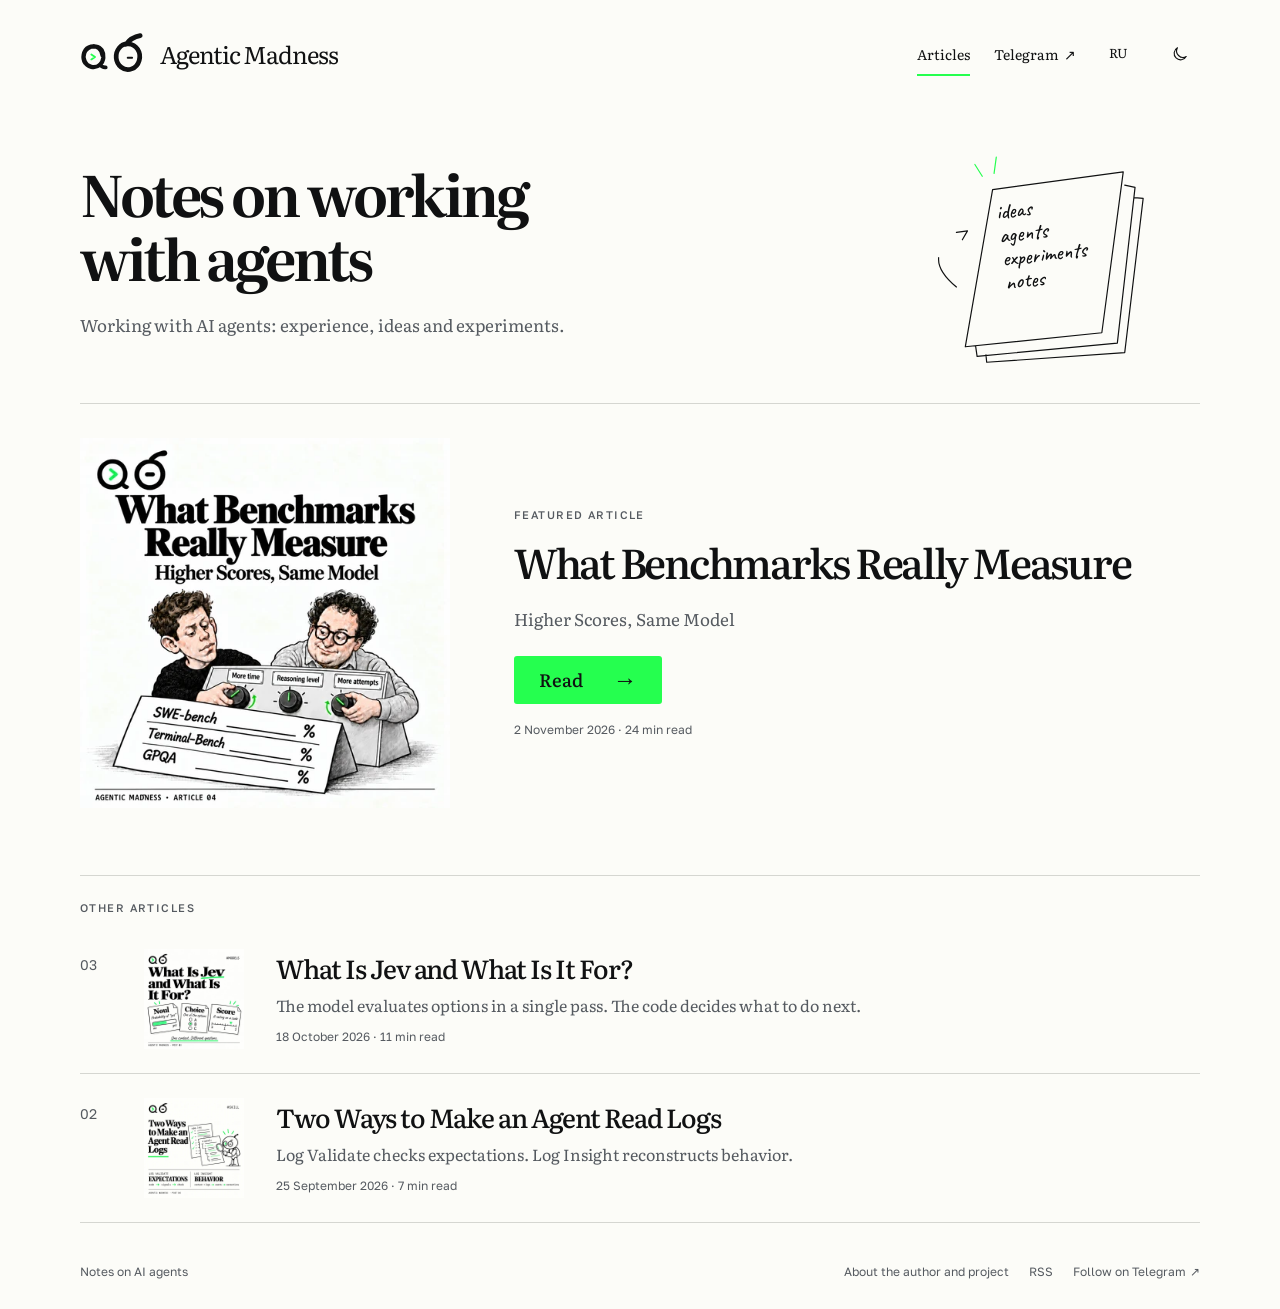
<file: index.html>
<!DOCTYPE html><html lang="en" data-theme="light"><head><meta charset="utf-8"><meta name="viewport" content="width=device-width, initial-scale=1"><title>Agentic Madness</title><meta name="description" content="Working with AI agents: experience, ideas and experiments."><meta name="google-site-verification" content="QAlcIxzeUEj-Bz4RAMF-JlXkKNdyJYGy_0wqJb3vkJM"><meta name="yandex-verification" content="e8970f777efe10f8"><meta name="msvalidate.01" content="9D9E6ACCE65FF9F6845810A7A17249B0"><link rel="canonical" href="https://agentic-madness.com/en/"><meta http-equiv="refresh" content="0;url=/en/"><link rel="alternate" hreflang="ru" href="https://agentic-madness.com/ru/"><link rel="alternate" hreflang="en" href="https://agentic-madness.com/en/"><link rel="alternate" hreflang="x-default" href="https://agentic-madness.com/en/"><link rel="icon" href="/favicon.svg" type="image/svg+xml"><link rel="alternate" type="application/rss+xml" title="Agentic Madness" href="/en/rss.xml"><meta property="og:type" content="website"><meta property="og:title" content="Agentic Madness"><meta property="og:description" content="Working with AI agents: experience, ideas and experiments."><meta property="og:url" content="https://agentic-madness.com/en/"><meta property="og:locale" content="en_US"><meta property="og:image" content="https://agentic-madness.com/media/04-benchmarks/en/cover-en.png"><meta property="og:image:alt" content="Two figures turn the time, reasoning and attempt knobs behind a benchmark table."><meta property="og:image:width" content="1254"><meta property="og:image:height" content="1254"><meta name="twitter:card" content="summary_large_image"><meta name="twitter:title" content="Agentic Madness"><meta name="twitter:description" content="Working with AI agents: experience, ideas and experiments."><meta name="twitter:image" content="https://agentic-madness.com/media/04-benchmarks/en/cover-en.png"><meta name="twitter:image:alt" content="Two figures turn the time, reasoning and attempt knobs behind a benchmark table."><script>
    // Set the saved choice before paint; first visits always start in light.
    let savedTheme;
    try { savedTheme = localStorage.getItem('ab-theme'); } catch {}
    document.documentElement.dataset.theme = savedTheme === 'dark' ? 'dark' : 'light';
  </script><link rel="stylesheet" href="/_astro/Base.DkuzZ1Ej.css"></head><body><div class="site"><a class="skip" href="#main">Skip to content</a><header class="site-head shell" id="top"><a class="brand" href="/en/" aria-label="Agentic Madness — home"><svg class="logo" viewBox="140 298 802 519" aria-hidden="true"><g transform="translate(-44.5 54)" fill="none" stroke-linecap="round" stroke-linejoin="round"><path d="M466 519 C458 437 397 395 323 411 C242 429 211 517 242 593 C274 669 371 692 434 638 C484 595 491 511 457 456 C424 405 349 392 286 429 C226 465 211 548 248 614" stroke="currentColor" stroke-width="53"></path><path d="M434 638 C452 661 477 674 507 671" stroke="currentColor" stroke-width="46"></path><path d="M674 430 C618 500 626 610 700 669 C780 733 897 689 926 586 C956 482 890 383 792 378 C743 375 701 394 674 430 M760 382 C805 323 868 287 939 274" stroke="currentColor" stroke-width="59"></path><path d="M327 509 L373 540 L327 571" stroke="#25FF4F" stroke-width="23"></path><path d="M782 550 H838" stroke="currentColor" stroke-width="23"></path></g></svg><span>Agentic Madness</span></a><div class="header-tools"><nav class="navigation" aria-label="Main navigation"><a class="active" href="/en/#posts">Articles</a><a class="external-link" href="https://t.me/agentic_madness" target="_blank" rel="noopener">Telegram <span class="external-arrow" aria-hidden="true">↗</span></a></nav><a class="language" href="/ru/" aria-label="Читать на русском" hreflang="ru" lang="ru"><span class="ink-link">RU</span></a><button class="theme-toggle" type="button" aria-label="Switch to dark theme" data-to-dark="Switch to dark theme" data-to-light="Switch to light theme" title="Switch to dark theme"><span class="moon"><svg viewBox="0 0 24 24" aria-hidden="true"><path d="M20.3 15.4A8.6 8.6 0 0 1 8.6 3.7 8.6 8.6 0 1 0 20.3 15.4Z"></path></svg></span><span class="sun"><svg viewBox="0 0 24 24" aria-hidden="true"><circle cx="12" cy="12" r="4"></circle><path d="M12 2v2m0 16v2M2 12h2m16 0h2M5 5l1.4 1.4m11.2 11.2L19 19M5 19l1.4-1.4M17.6 6.4 19 5"></path></svg></span></button></div></header><main id="main" class="home shell"><section class="sketch-intro"><div><h1>Notes on working with agents</h1><p>Working with AI agents: experience, ideas and experiments.</p><p><a class="read" href="/en/">Read in English <span aria-hidden="true">→</span></a></p></div><div class="notebook"><svg class="sketch sketch-notebook" data-ink-reveal viewBox="0 0 420 320" aria-hidden="true" focusable="false"><g fill="none" stroke="currentColor" stroke-width="1.6" stroke-linecap="round" stroke-linejoin="round"><path class="paper" d="M139 78 316 54 287 272 102 291Z M318 72l14 3-24 211-190 18-2-14 M331 89l12 1-25 209-187 13-1-10"/><path class="notebook-arrow" pathLength="1" d="M90 210q-55-46 15-76m-15 2 15-2-7 12"/><path class="green-pen notebook-underline" pathLength="1" d="m131 241 126-31-57 21 58-12"/><path class="green-pen" d="M125 60l-10-16m26 12 3-22"/><g class="hand-ink" lang="en" data-graphic-text fill="currentColor" stroke="none" transform="rotate(-7 200 160)"><text x="151" y="112">ideas</text><text x="151" y="144">agents</text><text x="151" y="176">experiments</text><text x="151" y="208">notes</text></g></g></svg>
</div></section></main><footer class="site-foot shell" data-astro-cid-nns7i3if><span data-astro-cid-nns7i3if>Notes on AI agents</span><div class="subscriptions" data-astro-cid-nns7i3if><a href="/en/about/" data-astro-cid-nns7i3if>About the author and project</a><a href="/en/rss.xml" data-astro-cid-nns7i3if>RSS</a><a class="external-link" href="https://t.me/agentic_madness" target="_blank" rel="noopener" data-astro-cid-nns7i3if>Follow on Telegram <span class="external-arrow" aria-hidden="true" data-astro-cid-nns7i3if>↗</span></a></div></footer></div><script type="module">var e=document.querySelector(`.theme-toggle`);if(e){let t=()=>{let t=document.documentElement.dataset.theme===`dark`?e.dataset.toLight:e.dataset.toDark;e.setAttribute(`aria-label`,t),e.title=t};e.addEventListener(`click`,()=>{let e=document.documentElement.dataset.theme===`dark`?`light`:`dark`;document.documentElement.dataset.themeMotion=`ready`,document.documentElement.dataset.theme=e;try{localStorage.setItem(`ab-theme`,e)}catch{}t()}),t()}if(!matchMedia(`(prefers-reduced-motion: reduce)`).matches){let e=new IntersectionObserver(t=>{for(let n of t)!n.isIntersecting||n.intersectionRatio<.2||(n.target.dataset.inkState=`drawn`,e.unobserve(n.target))},{threshold:.2});document.querySelectorAll(`[data-ink-reveal]`).forEach(t=>e.observe(t))}</script></body></html>
</file>
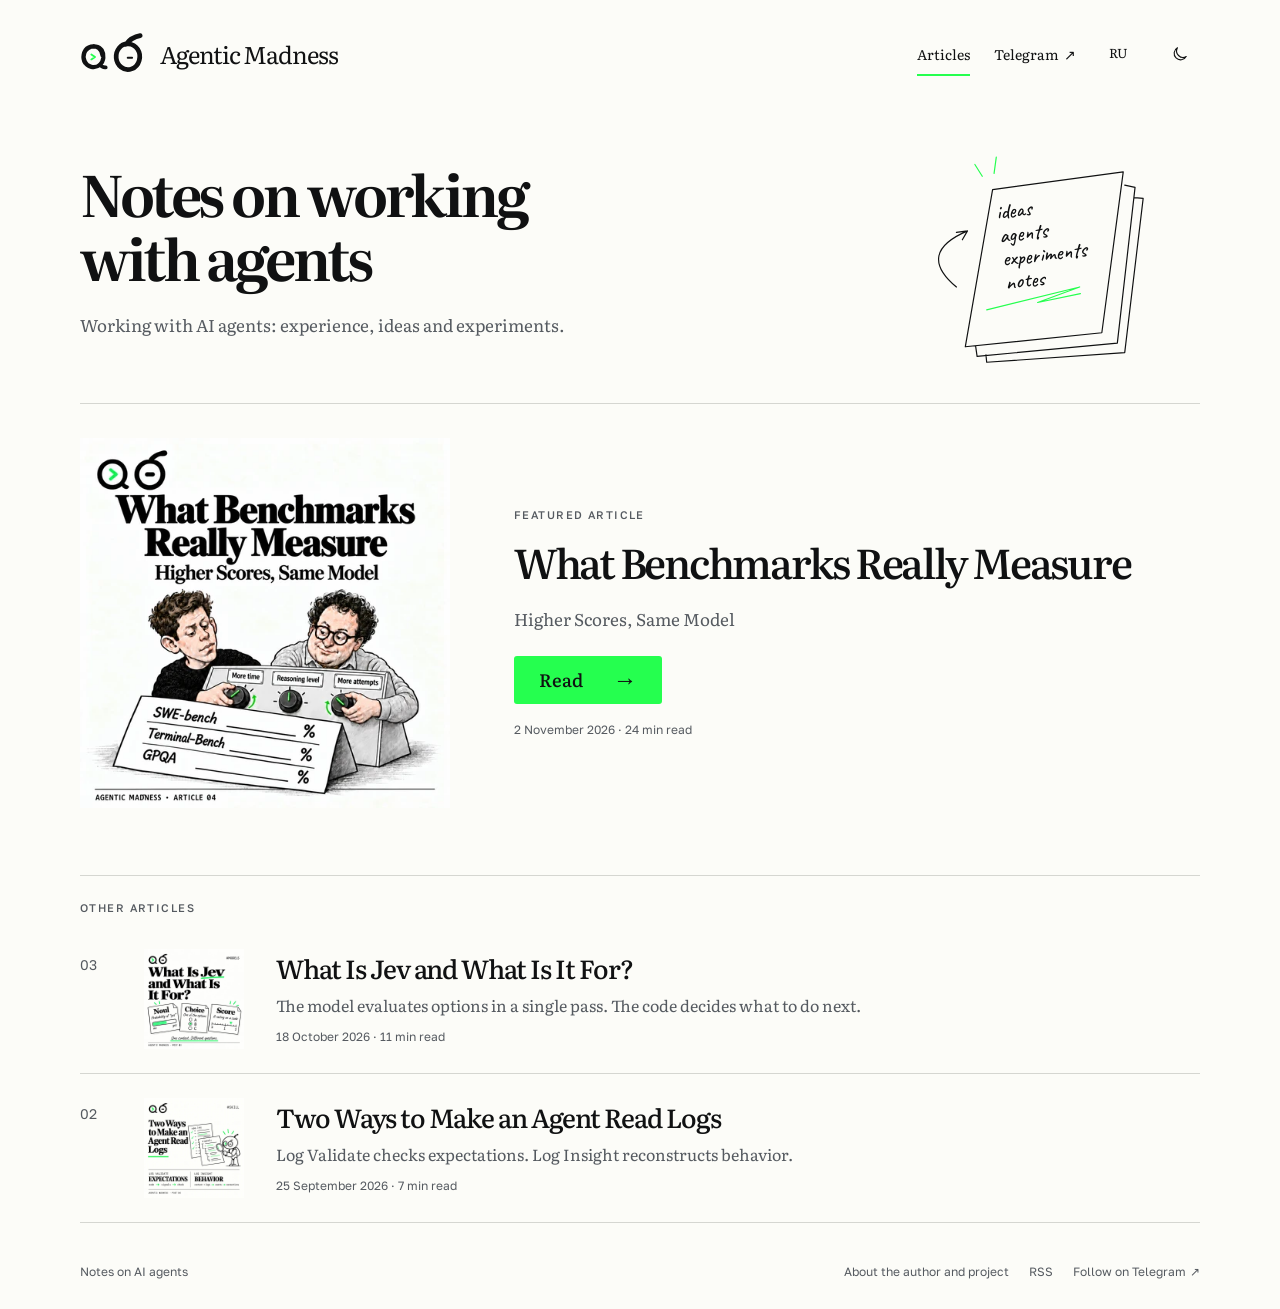
<file: en/index.html>
<!DOCTYPE html><html lang="en" data-theme="light"><head><meta charset="utf-8"><meta name="viewport" content="width=device-width, initial-scale=1"><title>Agentic Madness — Practical Work with AI Agents</title><meta name="description" content="Working with AI agents: experience, ideas and experiments."><meta name="google-site-verification" content="QAlcIxzeUEj-Bz4RAMF-JlXkKNdyJYGy_0wqJb3vkJM"><meta name="yandex-verification" content="e8970f777efe10f8"><meta name="msvalidate.01" content="9D9E6ACCE65FF9F6845810A7A17249B0"><link rel="canonical" href="https://agentic-madness.com/en/"><link rel="alternate" hreflang="ru" href="https://agentic-madness.com/ru/"><link rel="alternate" hreflang="en" href="https://agentic-madness.com/en/"><link rel="alternate" hreflang="x-default" href="https://agentic-madness.com/en/"><link rel="icon" href="/favicon.svg" type="image/svg+xml"><link rel="alternate" type="application/rss+xml" title="Agentic Madness" href="/en/rss.xml"><meta property="og:type" content="website"><meta property="og:title" content="Agentic Madness — Practical Work with AI Agents"><meta property="og:description" content="Working with AI agents: experience, ideas and experiments."><meta property="og:url" content="https://agentic-madness.com/en/"><meta property="og:locale" content="en_US"><meta property="og:image" content="https://agentic-madness.com/media/04-benchmarks/en/cover-en.png"><meta property="og:image:alt" content="Two figures turn the time, reasoning and attempt knobs behind a benchmark table."><meta property="og:image:width" content="1254"><meta property="og:image:height" content="1254"><meta name="twitter:card" content="summary_large_image"><meta name="twitter:title" content="Agentic Madness — Practical Work with AI Agents"><meta name="twitter:description" content="Working with AI agents: experience, ideas and experiments."><meta name="twitter:image" content="https://agentic-madness.com/media/04-benchmarks/en/cover-en.png"><meta name="twitter:image:alt" content="Two figures turn the time, reasoning and attempt knobs behind a benchmark table."><script>
    // Set the saved choice before paint; first visits always start in light.
    let savedTheme;
    try { savedTheme = localStorage.getItem('ab-theme'); } catch {}
    document.documentElement.dataset.theme = savedTheme === 'dark' ? 'dark' : 'light';
  </script><link rel="stylesheet" href="/_astro/Base.DkuzZ1Ej.css"></head><body><div class="site"><a class="skip" href="#main">Skip to content</a><header class="site-head shell" id="top"><a class="brand" href="/en/" aria-label="Agentic Madness — home"><svg class="logo" viewBox="140 298 802 519" aria-hidden="true"><g transform="translate(-44.5 54)" fill="none" stroke-linecap="round" stroke-linejoin="round"><path d="M466 519 C458 437 397 395 323 411 C242 429 211 517 242 593 C274 669 371 692 434 638 C484 595 491 511 457 456 C424 405 349 392 286 429 C226 465 211 548 248 614" stroke="currentColor" stroke-width="53"></path><path d="M434 638 C452 661 477 674 507 671" stroke="currentColor" stroke-width="46"></path><path d="M674 430 C618 500 626 610 700 669 C780 733 897 689 926 586 C956 482 890 383 792 378 C743 375 701 394 674 430 M760 382 C805 323 868 287 939 274" stroke="currentColor" stroke-width="59"></path><path d="M327 509 L373 540 L327 571" stroke="#25FF4F" stroke-width="23"></path><path d="M782 550 H838" stroke="currentColor" stroke-width="23"></path></g></svg><span>Agentic Madness</span></a><div class="header-tools"><nav class="navigation" aria-label="Main navigation"><a class="active" href="/en/#posts">Articles</a><a class="external-link" href="https://t.me/agentic_madness" target="_blank" rel="noopener">Telegram <span class="external-arrow" aria-hidden="true">↗</span></a></nav><a class="language" href="/ru/" aria-label="Читать на русском" hreflang="ru" lang="ru"><span class="ink-link">RU</span></a><button class="theme-toggle" type="button" aria-label="Switch to dark theme" data-to-dark="Switch to dark theme" data-to-light="Switch to light theme" title="Switch to dark theme"><span class="moon"><svg viewBox="0 0 24 24" aria-hidden="true"><path d="M20.3 15.4A8.6 8.6 0 0 1 8.6 3.7 8.6 8.6 0 1 0 20.3 15.4Z"></path></svg></span><span class="sun"><svg viewBox="0 0 24 24" aria-hidden="true"><circle cx="12" cy="12" r="4"></circle><path d="M12 2v2m0 16v2M2 12h2m16 0h2M5 5l1.4 1.4m11.2 11.2L19 19M5 19l1.4-1.4M17.6 6.4 19 5"></path></svg></span></button></div></header><main id="main" class="home shell"><section class="sketch-intro"><div><h1>Notes on working with agents</h1><p>Working with AI agents: experience, ideas and experiments.</p></div><div class="notebook"><svg class="sketch sketch-notebook" data-ink-reveal viewBox="0 0 420 320" aria-hidden="true" focusable="false"><g fill="none" stroke="currentColor" stroke-width="1.6" stroke-linecap="round" stroke-linejoin="round"><path class="paper" d="M139 78 316 54 287 272 102 291Z M318 72l14 3-24 211-190 18-2-14 M331 89l12 1-25 209-187 13-1-10"/><path class="notebook-arrow" pathLength="1" d="M90 210q-55-46 15-76m-15 2 15-2-7 12"/><path class="green-pen notebook-underline" pathLength="1" d="m131 241 126-31-57 21 58-12"/><path class="green-pen" d="M125 60l-10-16m26 12 3-22"/><g class="hand-ink" lang="en" data-graphic-text fill="currentColor" stroke="none" transform="rotate(-7 200 160)"><text x="151" y="112">ideas</text><text x="151" y="144">agents</text><text x="151" y="176">experiments</text><text x="151" y="208">notes</text></g></g></svg>
</div></section><section class="lead-material" id="posts" aria-labelledby="feature-title"><a class="hero-sketch media-cover" href="/en/posts/what-benchmarks-really-measure/" aria-label="Read: What Benchmarks Really Measure"><img src="/media/04-benchmarks/en/cover-en.png.1254.webp" srcset="/media/04-benchmarks/en/cover-en.png.480.webp 480w, /media/04-benchmarks/en/cover-en.png.960.webp 960w, /media/04-benchmarks/en/cover-en.png.1254.webp 1254w" sizes="(max-width: 320px) calc(100vw - 40px), (max-width: 650px) 280px, (max-width: 1150px) calc(32vw - 23.04px), 370px" alt="Two figures turn the time, reasoning and attempt knobs behind a benchmark table." width="1254" height="1254" fetchpriority="high"></a><div class="feature-copy"><p class="kicker">Featured article</p><h2 id="feature-title"><a class="ink-link" href="/en/posts/what-benchmarks-really-measure/">What Benchmarks Really Measure</a></h2><p class="teaser">Higher Scores, Same Model</p><a class="read" href="/en/posts/what-benchmarks-really-measure/">Read <span aria-hidden="true">→</span></a><p class="feature-meta"><time datetime="2026-11-02T00:00:00.000Z">2 November 2026</time> · 24 min read</p></div></section><section class="post-list" aria-labelledby="more-label"><h2 id="more-label" class="kicker">Other articles</h2><a class="post-entry" href="/en/posts/what-is-jev-and-what-is-it-for/"><span class="post-number" aria-hidden="true">03</span><img class="cover-light" src="/media/03-jev-01/covers/cover-en.png.1254.webp" srcset="/media/03-jev-01/covers/cover-en.png.480.webp 480w, /media/03-jev-01/covers/cover-en.png.960.webp 960w, /media/03-jev-01/covers/cover-en.png.1254.webp 1254w" sizes="(max-width: 650px) 56px, 100px" alt="What Is Jev and What Is It For: three cards for Noul, Choice and Score show a yes probability, an option choice and a rating scale." width="1254" height="1254" loading="lazy" decoding="async"><img class="cover-dark" src="/media/03-jev-01/covers/cover-dark-en.png.1254.webp" srcset="/media/03-jev-01/covers/cover-dark-en.png.480.webp 480w, /media/03-jev-01/covers/cover-dark-en.png.960.webp 960w, /media/03-jev-01/covers/cover-dark-en.png.1254.webp 1254w" sizes="(max-width: 650px) 56px, 100px" alt="" aria-hidden="true" width="1254" height="1254" loading="lazy" decoding="async"><div><h3><span class="ink-link">What Is Jev and What Is It For?</span></h3><p>The model evaluates options in a single pass. The code decides what to do next.</p><p class="feature-meta"><time datetime="2026-10-18T00:00:00.000Z">18 October 2026</time> · 11 min read</p></div><span class="post-arrow" aria-hidden="true">→</span></a><a class="post-entry" href="/en/posts/two-ways-to-make-an-agent-read-logs/"><span class="post-number" aria-hidden="true">02</span><img class="cover-light" src="/media/02-log-analysis/cover-en.png.1254.webp" srcset="/media/02-log-analysis/cover-en.png.480.webp 480w, /media/02-log-analysis/cover-en.png.960.webp 960w, /media/02-log-analysis/cover-en.png.1254.webp 1254w" sizes="(max-width: 650px) 56px, 100px" alt="English cover — Two Ways to Make an Agent Read Logs, Log Validate and Log Insight" width="1254" height="1254" loading="lazy" decoding="async"><img class="cover-dark" src="/media/02-log-analysis/cover-dark-en.png.1254.webp" srcset="/media/02-log-analysis/cover-dark-en.png.480.webp 480w, /media/02-log-analysis/cover-dark-en.png.960.webp 960w, /media/02-log-analysis/cover-dark-en.png.1254.webp 1254w" sizes="(max-width: 650px) 56px, 100px" alt="" aria-hidden="true" width="1254" height="1254" loading="lazy" decoding="async"><div><h3><span class="ink-link">Two Ways to Make an Agent Read Logs</span></h3><p>Log Validate checks expectations. Log Insight reconstructs behavior.</p><p class="feature-meta"><time datetime="2026-09-25T00:00:00.000Z">25 September 2026</time> · 7 min read</p></div><span class="post-arrow" aria-hidden="true">→</span></a></section></main><footer class="site-foot shell" data-astro-cid-nns7i3if><span data-astro-cid-nns7i3if>Notes on AI agents</span><div class="subscriptions" data-astro-cid-nns7i3if><a href="/en/about/" data-astro-cid-nns7i3if>About the author and project</a><a href="/en/rss.xml" data-astro-cid-nns7i3if>RSS</a><a class="external-link" href="https://t.me/agentic_madness" target="_blank" rel="noopener" data-astro-cid-nns7i3if>Follow on Telegram <span class="external-arrow" aria-hidden="true" data-astro-cid-nns7i3if>↗</span></a></div></footer></div><script type="module">var e=document.querySelector(`.theme-toggle`);if(e){let t=()=>{let t=document.documentElement.dataset.theme===`dark`?e.dataset.toLight:e.dataset.toDark;e.setAttribute(`aria-label`,t),e.title=t};e.addEventListener(`click`,()=>{let e=document.documentElement.dataset.theme===`dark`?`light`:`dark`;document.documentElement.dataset.themeMotion=`ready`,document.documentElement.dataset.theme=e;try{localStorage.setItem(`ab-theme`,e)}catch{}t()}),t()}if(!matchMedia(`(prefers-reduced-motion: reduce)`).matches){let e=new IntersectionObserver(t=>{for(let n of t)!n.isIntersecting||n.intersectionRatio<.2||(n.target.dataset.inkState=`drawn`,e.unobserve(n.target))},{threshold:.2});document.querySelectorAll(`[data-ink-reveal]`).forEach(t=>e.observe(t))}</script></body></html>
</file>
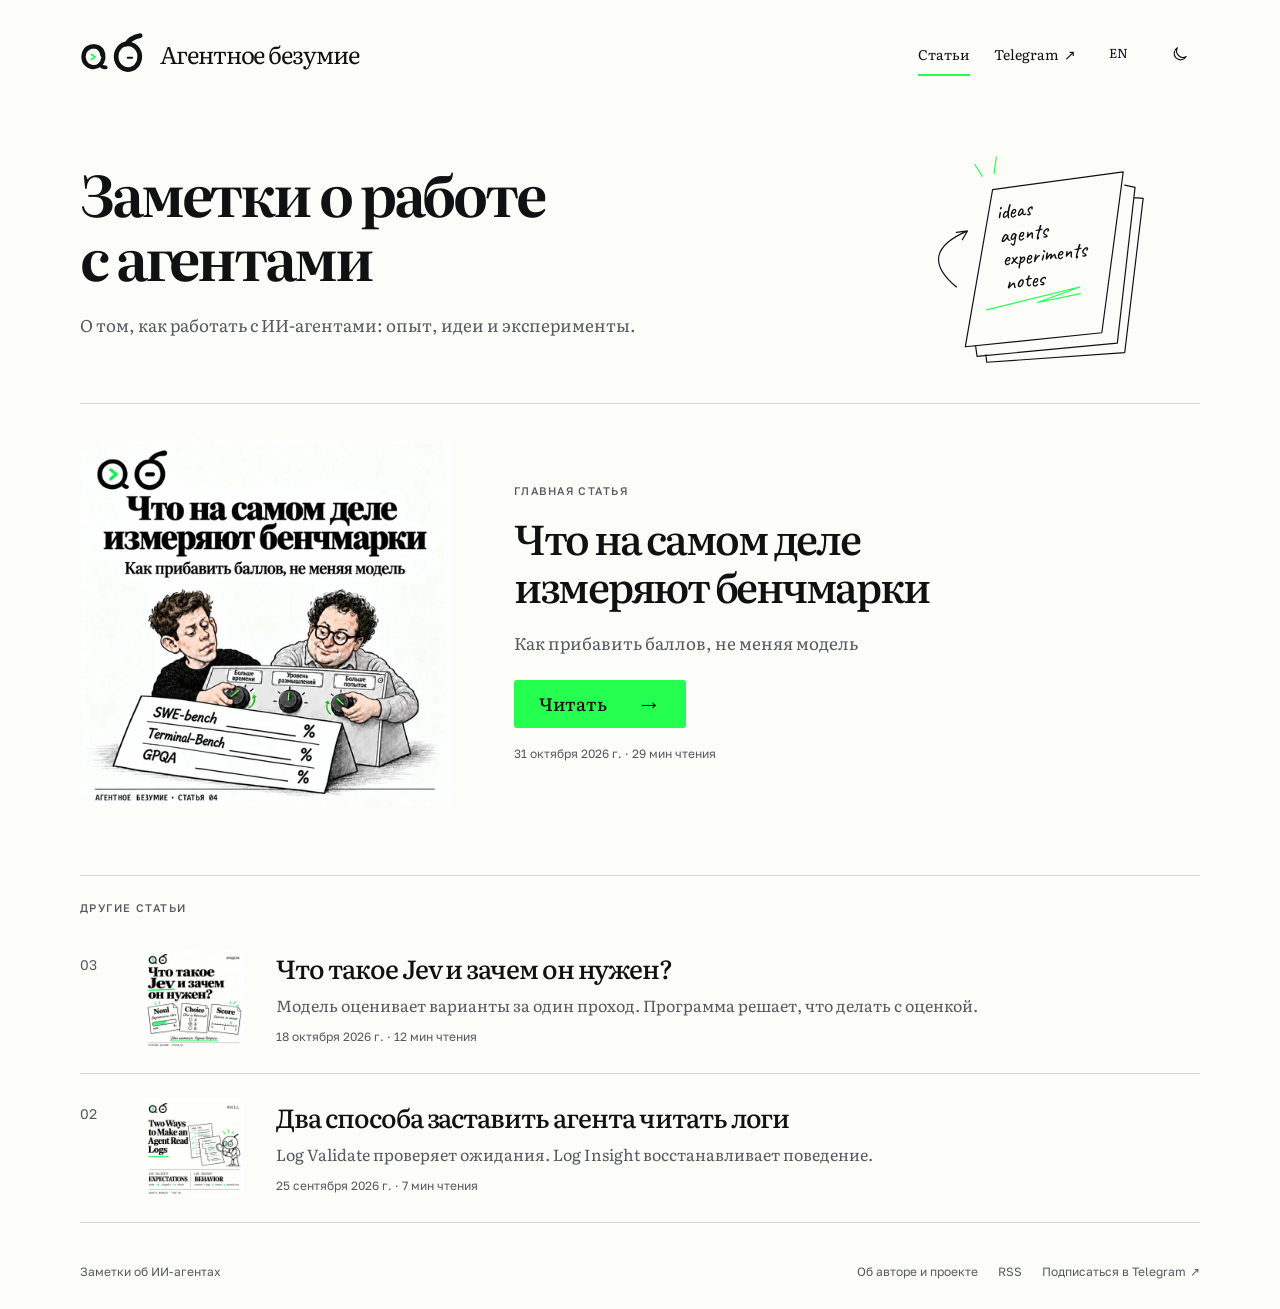
<file: ru/index.html>
<!DOCTYPE html><html lang="ru" data-theme="light"><head><meta charset="utf-8"><meta name="viewport" content="width=device-width, initial-scale=1"><title>Агентное безумие — практика работы с ИИ-агентами</title><meta name="description" content="О том, как работать с ИИ-агентами: опыт, идеи и эксперименты."><meta name="google-site-verification" content="QAlcIxzeUEj-Bz4RAMF-JlXkKNdyJYGy_0wqJb3vkJM"><meta name="yandex-verification" content="e8970f777efe10f8"><meta name="msvalidate.01" content="9D9E6ACCE65FF9F6845810A7A17249B0"><link rel="canonical" href="https://agentic-madness.com/ru/"><link rel="alternate" hreflang="ru" href="https://agentic-madness.com/ru/"><link rel="alternate" hreflang="en" href="https://agentic-madness.com/en/"><link rel="alternate" hreflang="x-default" href="https://agentic-madness.com/en/"><link rel="icon" href="/favicon.svg" type="image/svg+xml"><link rel="alternate" type="application/rss+xml" title="Агентное безумие" href="/ru/rss.xml"><meta property="og:type" content="website"><meta property="og:title" content="Агентное безумие — практика работы с ИИ-агентами"><meta property="og:description" content="О том, как работать с ИИ-агентами: опыт, идеи и эксперименты."><meta property="og:url" content="https://agentic-madness.com/ru/"><meta property="og:locale" content="ru_RU"><meta property="og:image" content="https://agentic-madness.com/media/04-benchmarks/covers/cover-ru.png"><meta property="og:image:alt" content="Персонажи подкручивают время, уровень размышлений и число попыток за таблицей бенчей."><meta property="og:image:width" content="1254"><meta property="og:image:height" content="1254"><meta name="twitter:card" content="summary_large_image"><meta name="twitter:title" content="Агентное безумие — практика работы с ИИ-агентами"><meta name="twitter:description" content="О том, как работать с ИИ-агентами: опыт, идеи и эксперименты."><meta name="twitter:image" content="https://agentic-madness.com/media/04-benchmarks/covers/cover-ru.png"><meta name="twitter:image:alt" content="Персонажи подкручивают время, уровень размышлений и число попыток за таблицей бенчей."><script>
    // Set the saved choice before paint; first visits always start in light.
    let savedTheme;
    try { savedTheme = localStorage.getItem('ab-theme'); } catch {}
    document.documentElement.dataset.theme = savedTheme === 'dark' ? 'dark' : 'light';
  </script><link rel="stylesheet" href="/_astro/Base.DkuzZ1Ej.css"></head><body><div class="site"><a class="skip" href="#main">К содержанию</a><header class="site-head shell" id="top"><a class="brand" href="/ru/" aria-label="Агентное безумие — на главную"><svg class="logo" viewBox="140 298 802 519" aria-hidden="true"><g transform="translate(-44.5 54)" fill="none" stroke-linecap="round" stroke-linejoin="round"><path d="M466 519 C458 437 397 395 323 411 C242 429 211 517 242 593 C274 669 371 692 434 638 C484 595 491 511 457 456 C424 405 349 392 286 429 C226 465 211 548 248 614" stroke="currentColor" stroke-width="53"></path><path d="M434 638 C452 661 477 674 507 671" stroke="currentColor" stroke-width="46"></path><path d="M674 430 C618 500 626 610 700 669 C780 733 897 689 926 586 C956 482 890 383 792 378 C743 375 701 394 674 430 M760 382 C805 323 868 287 939 274" stroke="currentColor" stroke-width="59"></path><path d="M327 509 L373 540 L327 571" stroke="#25FF4F" stroke-width="23"></path><path d="M782 550 H838" stroke="currentColor" stroke-width="23"></path></g></svg><span>Агентное безумие</span></a><div class="header-tools"><nav class="navigation" aria-label="Основная навигация"><a class="active" href="/ru/#posts">Статьи</a><a class="external-link" href="https://t.me/agentic_madness" target="_blank" rel="noopener">Telegram <span class="external-arrow" aria-hidden="true">↗</span></a></nav><a class="language" href="/en/" aria-label="Read in English" hreflang="en" lang="en"><span class="ink-link">EN</span></a><button class="theme-toggle" type="button" aria-label="Включить тёмную тему" data-to-dark="Включить тёмную тему" data-to-light="Включить светлую тему" title="Включить тёмную тему"><span class="moon"><svg viewBox="0 0 24 24" aria-hidden="true"><path d="M20.3 15.4A8.6 8.6 0 0 1 8.6 3.7 8.6 8.6 0 1 0 20.3 15.4Z"></path></svg></span><span class="sun"><svg viewBox="0 0 24 24" aria-hidden="true"><circle cx="12" cy="12" r="4"></circle><path d="M12 2v2m0 16v2M2 12h2m16 0h2M5 5l1.4 1.4m11.2 11.2L19 19M5 19l1.4-1.4M17.6 6.4 19 5"></path></svg></span></button></div></header><main id="main" class="home shell"><section class="sketch-intro"><div><h1>Заметки о работе с агентами</h1><p>О том, как работать с ИИ-агентами: опыт, идеи и эксперименты.</p></div><div class="notebook"><svg class="sketch sketch-notebook" data-ink-reveal viewBox="0 0 420 320" aria-hidden="true" focusable="false"><g fill="none" stroke="currentColor" stroke-width="1.6" stroke-linecap="round" stroke-linejoin="round"><path class="paper" d="M139 78 316 54 287 272 102 291Z M318 72l14 3-24 211-190 18-2-14 M331 89l12 1-25 209-187 13-1-10"/><path class="notebook-arrow" pathLength="1" d="M90 210q-55-46 15-76m-15 2 15-2-7 12"/><path class="green-pen notebook-underline" pathLength="1" d="m131 241 126-31-57 21 58-12"/><path class="green-pen" d="M125 60l-10-16m26 12 3-22"/><g class="hand-ink" lang="en" data-graphic-text fill="currentColor" stroke="none" transform="rotate(-7 200 160)"><text x="151" y="112">ideas</text><text x="151" y="144">agents</text><text x="151" y="176">experiments</text><text x="151" y="208">notes</text></g></g></svg>
</div></section><section class="lead-material" id="posts" aria-labelledby="feature-title"><a class="hero-sketch media-cover" href="/ru/posts/kak-ustroeny-benchmarki-llm/" aria-label="Читать: Что на самом деле измеряют бенчмарки"><img src="/media/04-benchmarks/covers/cover-ru.png.1254.webp" srcset="/media/04-benchmarks/covers/cover-ru.png.480.webp 480w, /media/04-benchmarks/covers/cover-ru.png.960.webp 960w, /media/04-benchmarks/covers/cover-ru.png.1254.webp 1254w" sizes="(max-width: 320px) calc(100vw - 40px), (max-width: 650px) 280px, (max-width: 1150px) calc(32vw - 23.04px), 370px" alt="Персонажи подкручивают время, уровень размышлений и число попыток за таблицей бенчей." width="1254" height="1254" fetchpriority="high"></a><div class="feature-copy"><p class="kicker">Главная статья</p><h2 id="feature-title"><a class="ink-link" href="/ru/posts/kak-ustroeny-benchmarki-llm/">Что на самом деле измеряют бенчмарки</a></h2><p class="teaser">Как прибавить баллов, не меняя модель</p><a class="read" href="/ru/posts/kak-ustroeny-benchmarki-llm/">Читать <span aria-hidden="true">→</span></a><p class="feature-meta"><time datetime="2026-10-31T00:00:00.000Z">31 октября 2026 г.</time> · 29 мин чтения</p></div></section><section class="post-list" aria-labelledby="more-label"><h2 id="more-label" class="kicker">Другие статьи</h2><a class="post-entry" href="/ru/posts/chto-takoe-jev-i-zachem-on-nuzhen/"><span class="post-number" aria-hidden="true">03</span><img class="cover-light" src="/media/03-jev-01/covers/cover-ru.png.1254.webp" srcset="/media/03-jev-01/covers/cover-ru.png.480.webp 480w, /media/03-jev-01/covers/cover-ru.png.960.webp 960w, /media/03-jev-01/covers/cover-ru.png.1254.webp 1254w" sizes="(max-width: 650px) 56px, 100px" alt="Что такое Jev и зачем он нужен: три карточки Noul, Choice и Score показывают вероятность «да», выбор варианта и оценку по шкале." width="1254" height="1254" loading="lazy" decoding="async"><img class="cover-dark" src="/media/03-jev-01/covers/cover-dark-ru.png.1254.webp" srcset="/media/03-jev-01/covers/cover-dark-ru.png.480.webp 480w, /media/03-jev-01/covers/cover-dark-ru.png.960.webp 960w, /media/03-jev-01/covers/cover-dark-ru.png.1254.webp 1254w" sizes="(max-width: 650px) 56px, 100px" alt="" aria-hidden="true" width="1254" height="1254" loading="lazy" decoding="async"><div><h3><span class="ink-link">Что такое Jev и зачем он нужен?</span></h3><p>Модель оценивает варианты за один проход. Программа решает, что делать с оценкой.</p><p class="feature-meta"><time datetime="2026-10-18T00:00:00.000Z">18 октября 2026 г.</time> · 12 мин чтения</p></div><span class="post-arrow" aria-hidden="true">→</span></a><a class="post-entry" href="/ru/posts/dva-sposoba-zastavit-agenta-chitat-logi/"><span class="post-number" aria-hidden="true">02</span><img class="cover-light" src="/media/02-log-analysis/cover-en.png.1254.webp" srcset="/media/02-log-analysis/cover-en.png.480.webp 480w, /media/02-log-analysis/cover-en.png.960.webp 960w, /media/02-log-analysis/cover-en.png.1254.webp 1254w" sizes="(max-width: 650px) 56px, 100px" alt="Обложка на английском — два способа заставить агента читать логи, Log Validate и Log Insight" width="1254" height="1254" loading="lazy" decoding="async"><img class="cover-dark" src="/media/02-log-analysis/cover-dark-en.png.1254.webp" srcset="/media/02-log-analysis/cover-dark-en.png.480.webp 480w, /media/02-log-analysis/cover-dark-en.png.960.webp 960w, /media/02-log-analysis/cover-dark-en.png.1254.webp 1254w" sizes="(max-width: 650px) 56px, 100px" alt="" aria-hidden="true" width="1254" height="1254" loading="lazy" decoding="async"><div><h3><span class="ink-link">Два способа заставить агента читать логи</span></h3><p>Log Validate проверяет ожидания. Log Insight восстанавливает поведение.</p><p class="feature-meta"><time datetime="2026-09-25T00:00:00.000Z">25 сентября 2026 г.</time> · 7 мин чтения</p></div><span class="post-arrow" aria-hidden="true">→</span></a></section></main><footer class="site-foot shell" data-astro-cid-nns7i3if><span data-astro-cid-nns7i3if>Заметки об ИИ-агентах</span><div class="subscriptions" data-astro-cid-nns7i3if><a href="/ru/about/" data-astro-cid-nns7i3if>Об авторе и проекте</a><a href="/ru/rss.xml" data-astro-cid-nns7i3if>RSS</a><a class="external-link" href="https://t.me/agentic_madness" target="_blank" rel="noopener" data-astro-cid-nns7i3if>Подписаться в Telegram <span class="external-arrow" aria-hidden="true" data-astro-cid-nns7i3if>↗</span></a></div></footer></div><script type="module">var e=document.querySelector(`.theme-toggle`);if(e){let t=()=>{let t=document.documentElement.dataset.theme===`dark`?e.dataset.toLight:e.dataset.toDark;e.setAttribute(`aria-label`,t),e.title=t};e.addEventListener(`click`,()=>{let e=document.documentElement.dataset.theme===`dark`?`light`:`dark`;document.documentElement.dataset.themeMotion=`ready`,document.documentElement.dataset.theme=e;try{localStorage.setItem(`ab-theme`,e)}catch{}t()}),t()}if(!matchMedia(`(prefers-reduced-motion: reduce)`).matches){let e=new IntersectionObserver(t=>{for(let n of t)!n.isIntersecting||n.intersectionRatio<.2||(n.target.dataset.inkState=`drawn`,e.unobserve(n.target))},{threshold:.2});document.querySelectorAll(`[data-ink-reveal]`).forEach(t=>e.observe(t))}</script></body></html>
</file>
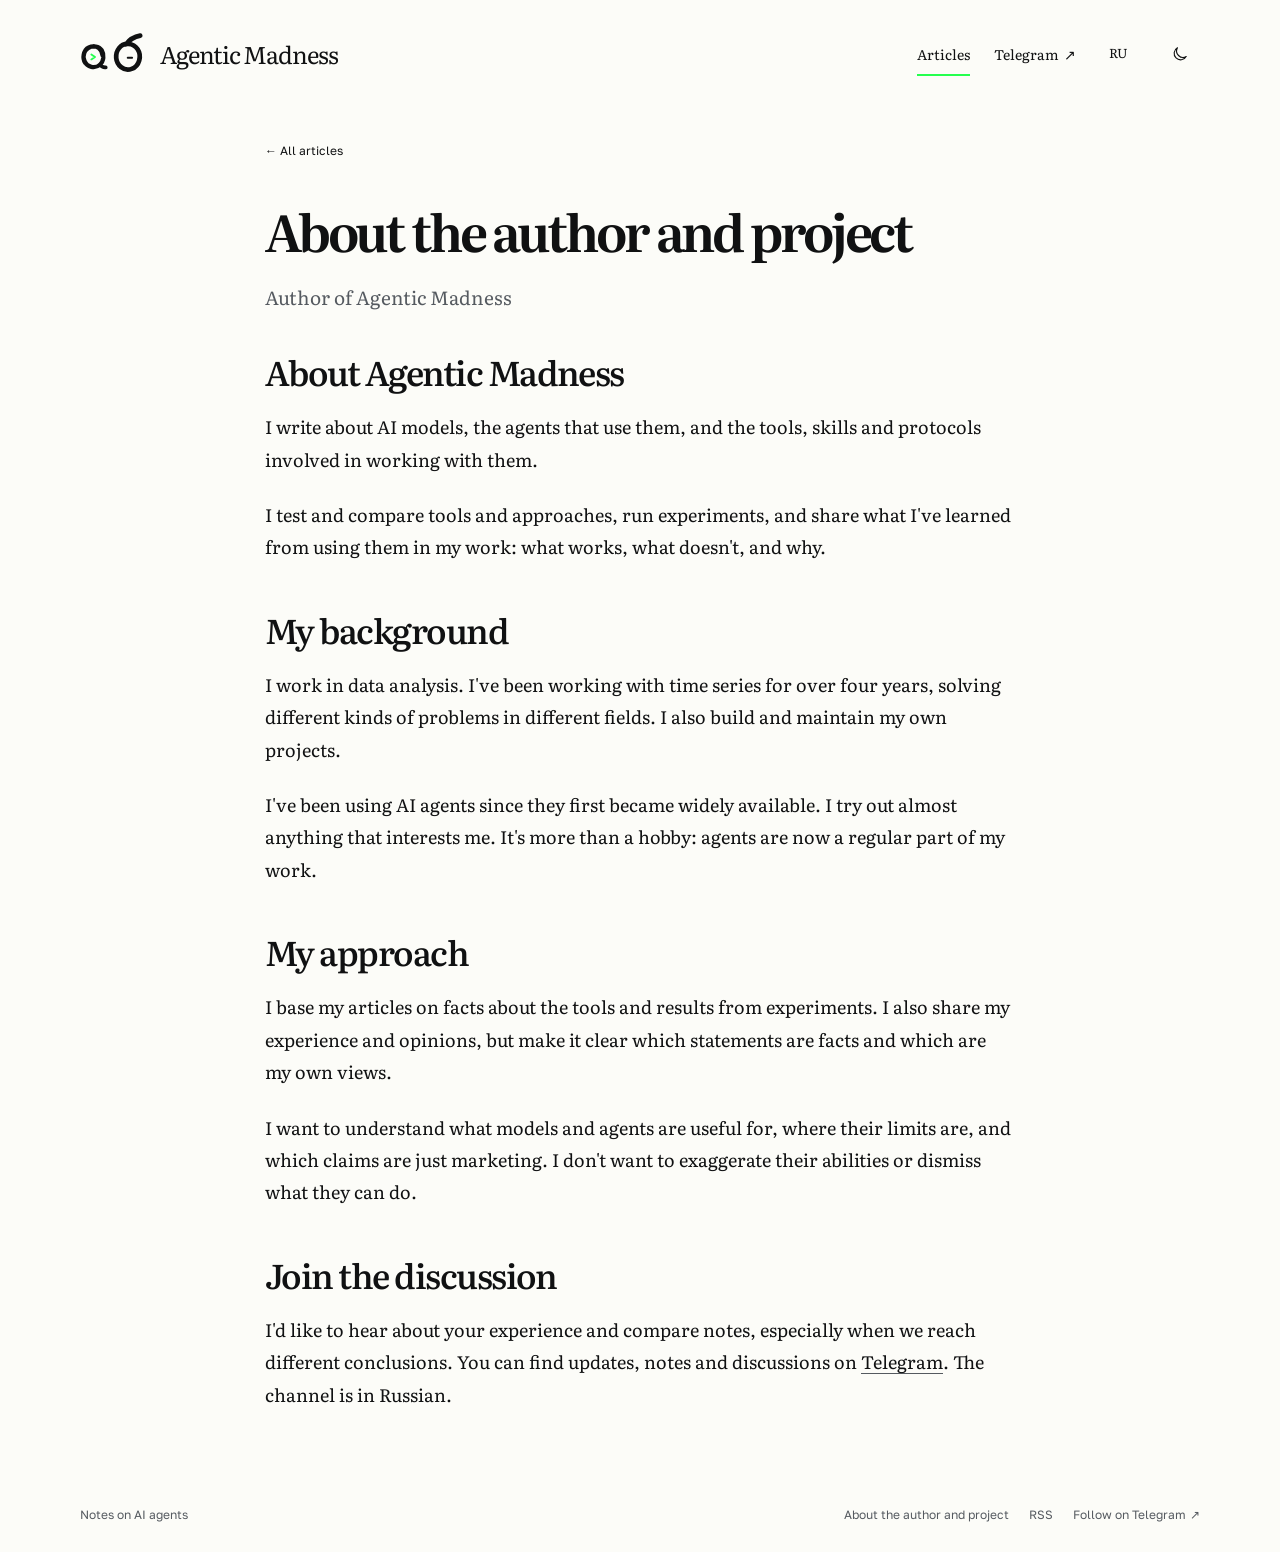
<file: en/about/index.html>
<!DOCTYPE html><html lang="en" data-theme="light"><head><meta charset="utf-8"><meta name="viewport" content="width=device-width, initial-scale=1"><title>About the author and project — Agentic Madness</title><meta name="description" content="The ideas behind Agentic Madness and the author's experience in data analysis, time series and AI agents."><meta name="google-site-verification" content="QAlcIxzeUEj-Bz4RAMF-JlXkKNdyJYGy_0wqJb3vkJM"><meta name="yandex-verification" content="e8970f777efe10f8"><meta name="msvalidate.01" content="9D9E6ACCE65FF9F6845810A7A17249B0"><link rel="canonical" href="https://agentic-madness.com/en/about/"><link rel="alternate" hreflang="ru" href="https://agentic-madness.com/ru/about/"><link rel="alternate" hreflang="en" href="https://agentic-madness.com/en/about/"><link rel="icon" href="/favicon.svg" type="image/svg+xml"><link rel="alternate" type="application/rss+xml" title="Agentic Madness" href="/en/rss.xml"><script type="application/ld+json">{"@context":"https://schema.org","@type":"AboutPage","name":"About the author and project","description":"The ideas behind Agentic Madness and the author's experience in data analysis, time series and AI agents.","inLanguage":"en","url":"https://agentic-madness.com/en/about/","mainEntity":{"@type":"Person","@id":"https://agentic-madness.com/#author","name":"Author of Agentic Madness","url":"https://agentic-madness.com/en/about/","description":"Works in data analysis, with over four years of experience working with time series in different fields. Uses AI agents as part of everyday work."}}</script><meta property="og:type" content="website"><meta property="og:title" content="About the author and project — Agentic Madness"><meta property="og:description" content="The ideas behind Agentic Madness and the author's experience in data analysis, time series and AI agents."><meta property="og:url" content="https://agentic-madness.com/en/about/"><meta property="og:locale" content="en_US"><script>
    // Set the saved choice before paint; first visits always start in light.
    let savedTheme;
    try { savedTheme = localStorage.getItem('ab-theme'); } catch {}
    document.documentElement.dataset.theme = savedTheme === 'dark' ? 'dark' : 'light';
  </script><link rel="stylesheet" href="/_astro/Base.DkuzZ1Ej.css"><style>.about-page[data-astro-cid-hc5zm7cu]{max-width:750px;padding-top:22px;padding-bottom:32px}
</style></head><body><div class="site"><a class="skip" href="#main">Skip to content</a><header class="site-head shell" id="top"><a class="brand" href="/en/" aria-label="Agentic Madness — home"><svg class="logo" viewBox="140 298 802 519" aria-hidden="true"><g transform="translate(-44.5 54)" fill="none" stroke-linecap="round" stroke-linejoin="round"><path d="M466 519 C458 437 397 395 323 411 C242 429 211 517 242 593 C274 669 371 692 434 638 C484 595 491 511 457 456 C424 405 349 392 286 429 C226 465 211 548 248 614" stroke="currentColor" stroke-width="53"></path><path d="M434 638 C452 661 477 674 507 671" stroke="currentColor" stroke-width="46"></path><path d="M674 430 C618 500 626 610 700 669 C780 733 897 689 926 586 C956 482 890 383 792 378 C743 375 701 394 674 430 M760 382 C805 323 868 287 939 274" stroke="currentColor" stroke-width="59"></path><path d="M327 509 L373 540 L327 571" stroke="#25FF4F" stroke-width="23"></path><path d="M782 550 H838" stroke="currentColor" stroke-width="23"></path></g></svg><span>Agentic Madness</span></a><div class="header-tools"><nav class="navigation" aria-label="Main navigation"><a class="active" href="/en/#posts">Articles</a><a class="external-link" href="https://t.me/agentic_madness" target="_blank" rel="noopener">Telegram <span class="external-arrow" aria-hidden="true">↗</span></a></nav><a class="language" href="/ru/about/" aria-label="Читать на русском" hreflang="ru" lang="ru"><span class="ink-link">RU</span></a><button class="theme-toggle" type="button" aria-label="Switch to dark theme" data-to-dark="Switch to dark theme" data-to-light="Switch to light theme" title="Switch to dark theme"><span class="moon"><svg viewBox="0 0 24 24" aria-hidden="true"><path d="M20.3 15.4A8.6 8.6 0 0 1 8.6 3.7 8.6 8.6 0 1 0 20.3 15.4Z"></path></svg></span><span class="sun"><svg viewBox="0 0 24 24" aria-hidden="true"><circle cx="12" cy="12" r="4"></circle><path d="M12 2v2m0 16v2M2 12h2m16 0h2M5 5l1.4 1.4m11.2 11.2L19 19M5 19l1.4-1.4M17.6 6.4 19 5"></path></svg></span></button></div></header><main id="main" class="about-page shell" data-astro-cid-hc5zm7cu><header class="article-head" data-astro-cid-hc5zm7cu><a class="back-link" href="/en/#posts" data-astro-cid-hc5zm7cu>← All articles</a><h1 data-astro-cid-hc5zm7cu>About the author and project</h1><p class="article-deck" data-astro-cid-hc5zm7cu>Author of Agentic Madness</p></header><div class="prose" data-astro-cid-hc5zm7cu><h2 data-astro-cid-hc5zm7cu>About Agentic Madness</h2><p data-astro-cid-hc5zm7cu>I write about AI models, the agents that use them, and the tools, skills and protocols involved in working with them.</p><p data-astro-cid-hc5zm7cu>I test and compare tools and approaches, run experiments, and share what I've learned from using them in my work: what works, what doesn't, and why.</p><h2 data-astro-cid-hc5zm7cu>My background</h2><p data-astro-cid-hc5zm7cu>I work in data analysis. I've been working with time series for over four years, solving different kinds of problems in different fields. I also build and maintain my own projects.</p><p data-astro-cid-hc5zm7cu>I've been using AI agents since they first became widely available. I try out almost anything that interests me. It's more than a hobby: agents are now a regular part of my work.</p><h2 data-astro-cid-hc5zm7cu>My approach</h2><p data-astro-cid-hc5zm7cu>I base my articles on facts about the tools and results from experiments. I also share my experience and opinions, but make it clear which statements are facts and which are my own views.</p><p data-astro-cid-hc5zm7cu>I want to understand what models and agents are useful for, where their limits are, and which claims are just marketing. I don't want to exaggerate their abilities or dismiss what they can do.</p><h2 data-astro-cid-hc5zm7cu>Join the discussion</h2><p data-astro-cid-hc5zm7cu>I'd like to hear about your experience and compare notes, especially when we reach different conclusions. You can find updates, notes and discussions on <a href="https://t.me/agentic_madness" target="_blank" rel="noopener" data-astro-cid-hc5zm7cu>Telegram</a>. The channel is in Russian.</p></div></main><footer class="site-foot shell" data-astro-cid-nns7i3if><span data-astro-cid-nns7i3if>Notes on AI agents</span><div class="subscriptions" data-astro-cid-nns7i3if><a href="/en/about/" data-astro-cid-nns7i3if>About the author and project</a><a href="/en/rss.xml" data-astro-cid-nns7i3if>RSS</a><a class="external-link" href="https://t.me/agentic_madness" target="_blank" rel="noopener" data-astro-cid-nns7i3if>Follow on Telegram <span class="external-arrow" aria-hidden="true" data-astro-cid-nns7i3if>↗</span></a></div></footer></div><script type="module">var e=document.querySelector(`.theme-toggle`);if(e){let t=()=>{let t=document.documentElement.dataset.theme===`dark`?e.dataset.toLight:e.dataset.toDark;e.setAttribute(`aria-label`,t),e.title=t};e.addEventListener(`click`,()=>{let e=document.documentElement.dataset.theme===`dark`?`light`:`dark`;document.documentElement.dataset.themeMotion=`ready`,document.documentElement.dataset.theme=e;try{localStorage.setItem(`ab-theme`,e)}catch{}t()}),t()}if(!matchMedia(`(prefers-reduced-motion: reduce)`).matches){let e=new IntersectionObserver(t=>{for(let n of t)!n.isIntersecting||n.intersectionRatio<.2||(n.target.dataset.inkState=`drawn`,e.unobserve(n.target))},{threshold:.2});document.querySelectorAll(`[data-ink-reveal]`).forEach(t=>e.observe(t))}</script></body></html>
</file>
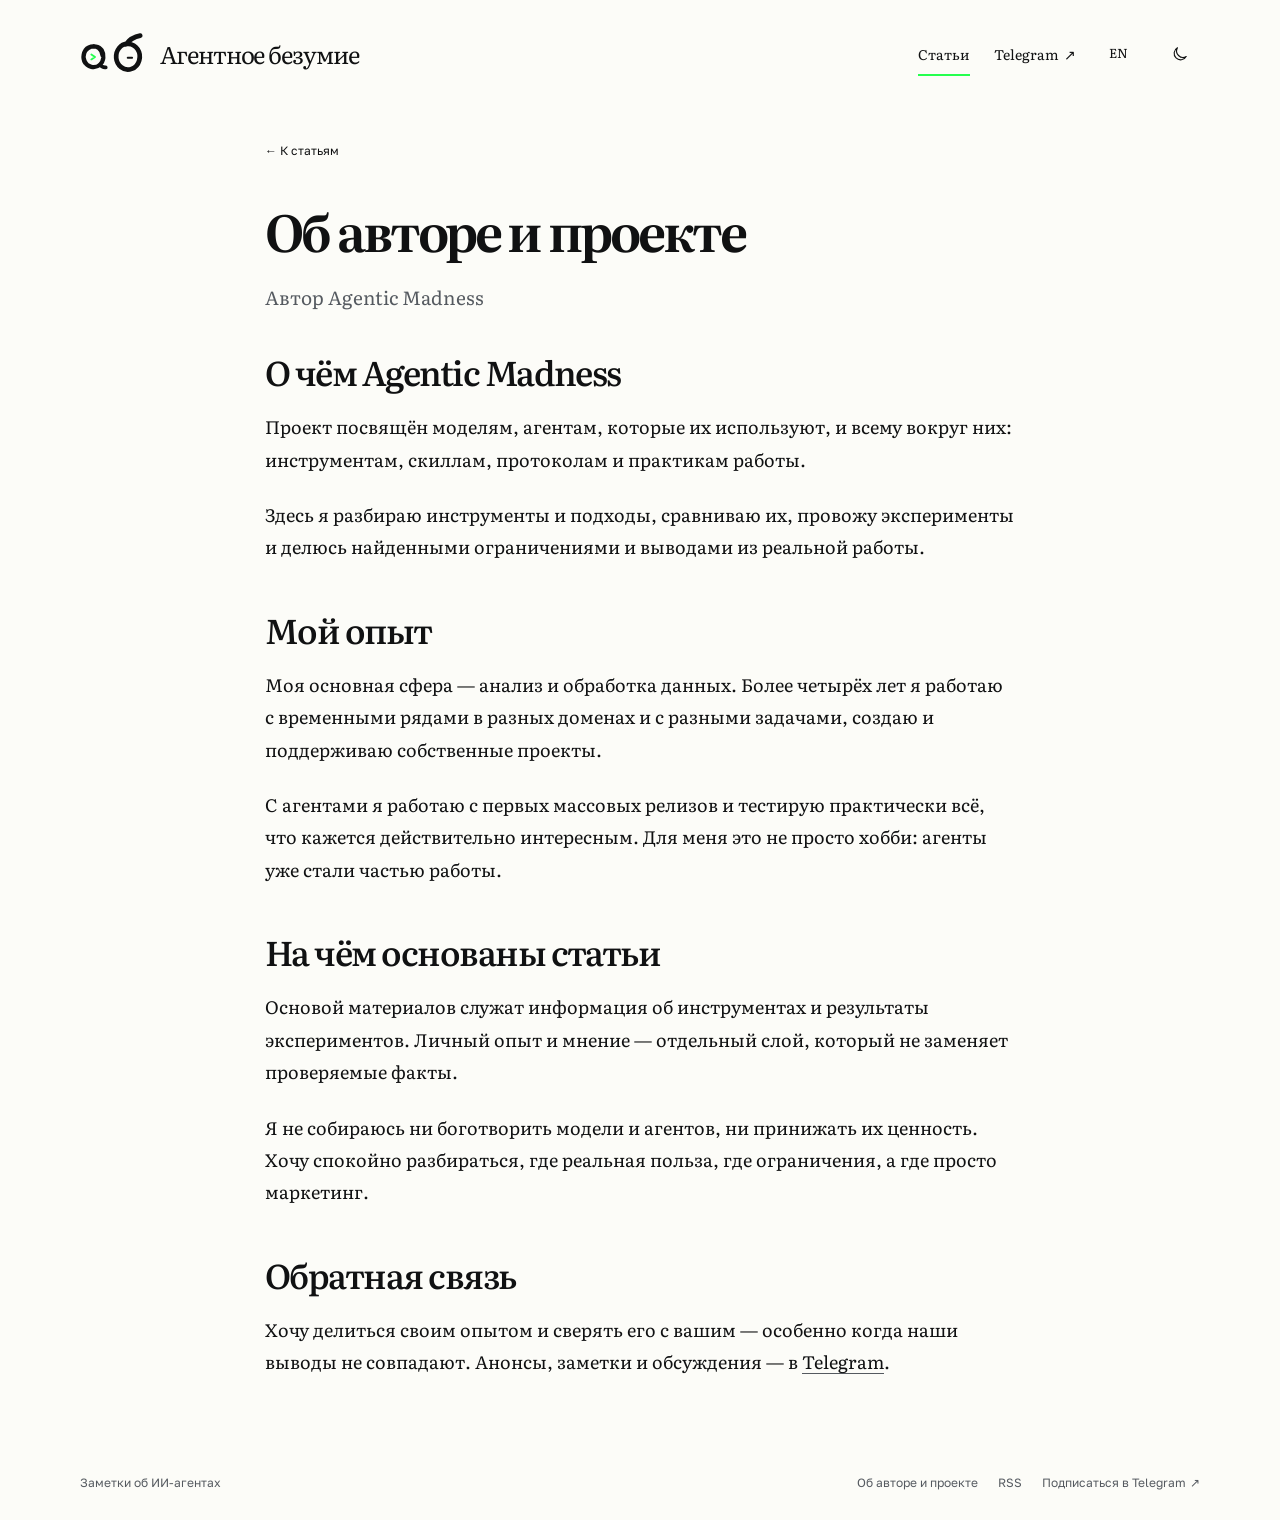
<file: ru/about/index.html>
<!DOCTYPE html><html lang="ru" data-theme="light"><head><meta charset="utf-8"><meta name="viewport" content="width=device-width, initial-scale=1"><title>Об авторе и проекте — Агентное безумие</title><meta name="description" content="Кто пишет Agentic Madness: опыт работы с данными, временными рядами и ИИ-агентами, эксперименты и подход к проверке фактов."><meta name="google-site-verification" content="QAlcIxzeUEj-Bz4RAMF-JlXkKNdyJYGy_0wqJb3vkJM"><meta name="yandex-verification" content="e8970f777efe10f8"><meta name="msvalidate.01" content="9D9E6ACCE65FF9F6845810A7A17249B0"><link rel="canonical" href="https://agentic-madness.com/ru/about/"><link rel="alternate" hreflang="ru" href="https://agentic-madness.com/ru/about/"><link rel="alternate" hreflang="en" href="https://agentic-madness.com/en/about/"><link rel="icon" href="/favicon.svg" type="image/svg+xml"><link rel="alternate" type="application/rss+xml" title="Агентное безумие" href="/ru/rss.xml"><script type="application/ld+json">{"@context":"https://schema.org","@type":"AboutPage","name":"Об авторе и проекте","description":"Кто пишет Agentic Madness: опыт работы с данными, временными рядами и ИИ-агентами, эксперименты и подход к проверке фактов.","inLanguage":"ru","url":"https://agentic-madness.com/ru/about/","mainEntity":{"@type":"Person","@id":"https://agentic-madness.com/#author","name":"Автор Agentic Madness","url":"https://agentic-madness.com/ru/about/","description":"Анализ и обработка данных; более четырёх лет работы с временными рядами в разных доменах и задачах. Практический опыт работы с ИИ-агентами."}}</script><meta property="og:type" content="website"><meta property="og:title" content="Об авторе и проекте — Агентное безумие"><meta property="og:description" content="Кто пишет Agentic Madness: опыт работы с данными, временными рядами и ИИ-агентами, эксперименты и подход к проверке фактов."><meta property="og:url" content="https://agentic-madness.com/ru/about/"><meta property="og:locale" content="ru_RU"><script>
    // Set the saved choice before paint; first visits always start in light.
    let savedTheme;
    try { savedTheme = localStorage.getItem('ab-theme'); } catch {}
    document.documentElement.dataset.theme = savedTheme === 'dark' ? 'dark' : 'light';
  </script><link rel="stylesheet" href="/_astro/Base.DkuzZ1Ej.css"><style>.about-page[data-astro-cid-hc5zm7cu]{max-width:750px;padding-top:22px;padding-bottom:32px}
</style></head><body><div class="site"><a class="skip" href="#main">К содержанию</a><header class="site-head shell" id="top"><a class="brand" href="/ru/" aria-label="Агентное безумие — на главную"><svg class="logo" viewBox="140 298 802 519" aria-hidden="true"><g transform="translate(-44.5 54)" fill="none" stroke-linecap="round" stroke-linejoin="round"><path d="M466 519 C458 437 397 395 323 411 C242 429 211 517 242 593 C274 669 371 692 434 638 C484 595 491 511 457 456 C424 405 349 392 286 429 C226 465 211 548 248 614" stroke="currentColor" stroke-width="53"></path><path d="M434 638 C452 661 477 674 507 671" stroke="currentColor" stroke-width="46"></path><path d="M674 430 C618 500 626 610 700 669 C780 733 897 689 926 586 C956 482 890 383 792 378 C743 375 701 394 674 430 M760 382 C805 323 868 287 939 274" stroke="currentColor" stroke-width="59"></path><path d="M327 509 L373 540 L327 571" stroke="#25FF4F" stroke-width="23"></path><path d="M782 550 H838" stroke="currentColor" stroke-width="23"></path></g></svg><span>Агентное безумие</span></a><div class="header-tools"><nav class="navigation" aria-label="Основная навигация"><a class="active" href="/ru/#posts">Статьи</a><a class="external-link" href="https://t.me/agentic_madness" target="_blank" rel="noopener">Telegram <span class="external-arrow" aria-hidden="true">↗</span></a></nav><a class="language" href="/en/about/" aria-label="Read in English" hreflang="en" lang="en"><span class="ink-link">EN</span></a><button class="theme-toggle" type="button" aria-label="Включить тёмную тему" data-to-dark="Включить тёмную тему" data-to-light="Включить светлую тему" title="Включить тёмную тему"><span class="moon"><svg viewBox="0 0 24 24" aria-hidden="true"><path d="M20.3 15.4A8.6 8.6 0 0 1 8.6 3.7 8.6 8.6 0 1 0 20.3 15.4Z"></path></svg></span><span class="sun"><svg viewBox="0 0 24 24" aria-hidden="true"><circle cx="12" cy="12" r="4"></circle><path d="M12 2v2m0 16v2M2 12h2m16 0h2M5 5l1.4 1.4m11.2 11.2L19 19M5 19l1.4-1.4M17.6 6.4 19 5"></path></svg></span></button></div></header><main id="main" class="about-page shell" data-astro-cid-hc5zm7cu><header class="article-head" data-astro-cid-hc5zm7cu><a class="back-link" href="/ru/#posts" data-astro-cid-hc5zm7cu>← К статьям</a><h1 data-astro-cid-hc5zm7cu>Об авторе и проекте</h1><p class="article-deck" data-astro-cid-hc5zm7cu>Автор Agentic Madness</p></header><div class="prose" data-astro-cid-hc5zm7cu><h2 data-astro-cid-hc5zm7cu>О чём Agentic Madness</h2><p data-astro-cid-hc5zm7cu>Проект посвящён моделям, агентам, которые их используют, и всему вокруг них: инструментам, скиллам, протоколам и практикам работы.</p><p data-astro-cid-hc5zm7cu>Здесь я разбираю инструменты и подходы, сравниваю их, провожу эксперименты и делюсь найденными ограничениями и выводами из реальной работы.</p><h2 data-astro-cid-hc5zm7cu>Мой опыт</h2><p data-astro-cid-hc5zm7cu>Моя основная сфера — анализ и обработка данных. Более четырёх лет я работаю с временными рядами в разных доменах и с разными задачами, создаю и поддерживаю собственные проекты.</p><p data-astro-cid-hc5zm7cu>С агентами я работаю с первых массовых релизов и тестирую практически всё, что кажется действительно интересным. Для меня это не просто хобби: агенты уже стали частью работы.</p><h2 data-astro-cid-hc5zm7cu>На чём основаны статьи</h2><p data-astro-cid-hc5zm7cu>Основой материалов служат информация об инструментах и результаты экспериментов. Личный опыт и мнение — отдельный слой, который не заменяет проверяемые факты.</p><p data-astro-cid-hc5zm7cu>Я не собираюсь ни боготворить модели и агентов, ни принижать их ценность. Хочу спокойно разбираться, где реальная польза, где ограничения, а где просто маркетинг.</p><h2 data-astro-cid-hc5zm7cu>Обратная связь</h2><p data-astro-cid-hc5zm7cu>Хочу делиться своим опытом и сверять его с вашим — особенно когда наши выводы не совпадают. Анонсы, заметки и обсуждения — в <a href="https://t.me/agentic_madness" target="_blank" rel="noopener" data-astro-cid-hc5zm7cu>Telegram</a>.</p></div></main><footer class="site-foot shell" data-astro-cid-nns7i3if><span data-astro-cid-nns7i3if>Заметки об ИИ-агентах</span><div class="subscriptions" data-astro-cid-nns7i3if><a href="/ru/about/" data-astro-cid-nns7i3if>Об авторе и проекте</a><a href="/ru/rss.xml" data-astro-cid-nns7i3if>RSS</a><a class="external-link" href="https://t.me/agentic_madness" target="_blank" rel="noopener" data-astro-cid-nns7i3if>Подписаться в Telegram <span class="external-arrow" aria-hidden="true" data-astro-cid-nns7i3if>↗</span></a></div></footer></div><script type="module">var e=document.querySelector(`.theme-toggle`);if(e){let t=()=>{let t=document.documentElement.dataset.theme===`dark`?e.dataset.toLight:e.dataset.toDark;e.setAttribute(`aria-label`,t),e.title=t};e.addEventListener(`click`,()=>{let e=document.documentElement.dataset.theme===`dark`?`light`:`dark`;document.documentElement.dataset.themeMotion=`ready`,document.documentElement.dataset.theme=e;try{localStorage.setItem(`ab-theme`,e)}catch{}t()}),t()}if(!matchMedia(`(prefers-reduced-motion: reduce)`).matches){let e=new IntersectionObserver(t=>{for(let n of t)!n.isIntersecting||n.intersectionRatio<.2||(n.target.dataset.inkState=`drawn`,e.unobserve(n.target))},{threshold:.2});document.querySelectorAll(`[data-ink-reveal]`).forEach(t=>e.observe(t))}</script></body></html>
</file>
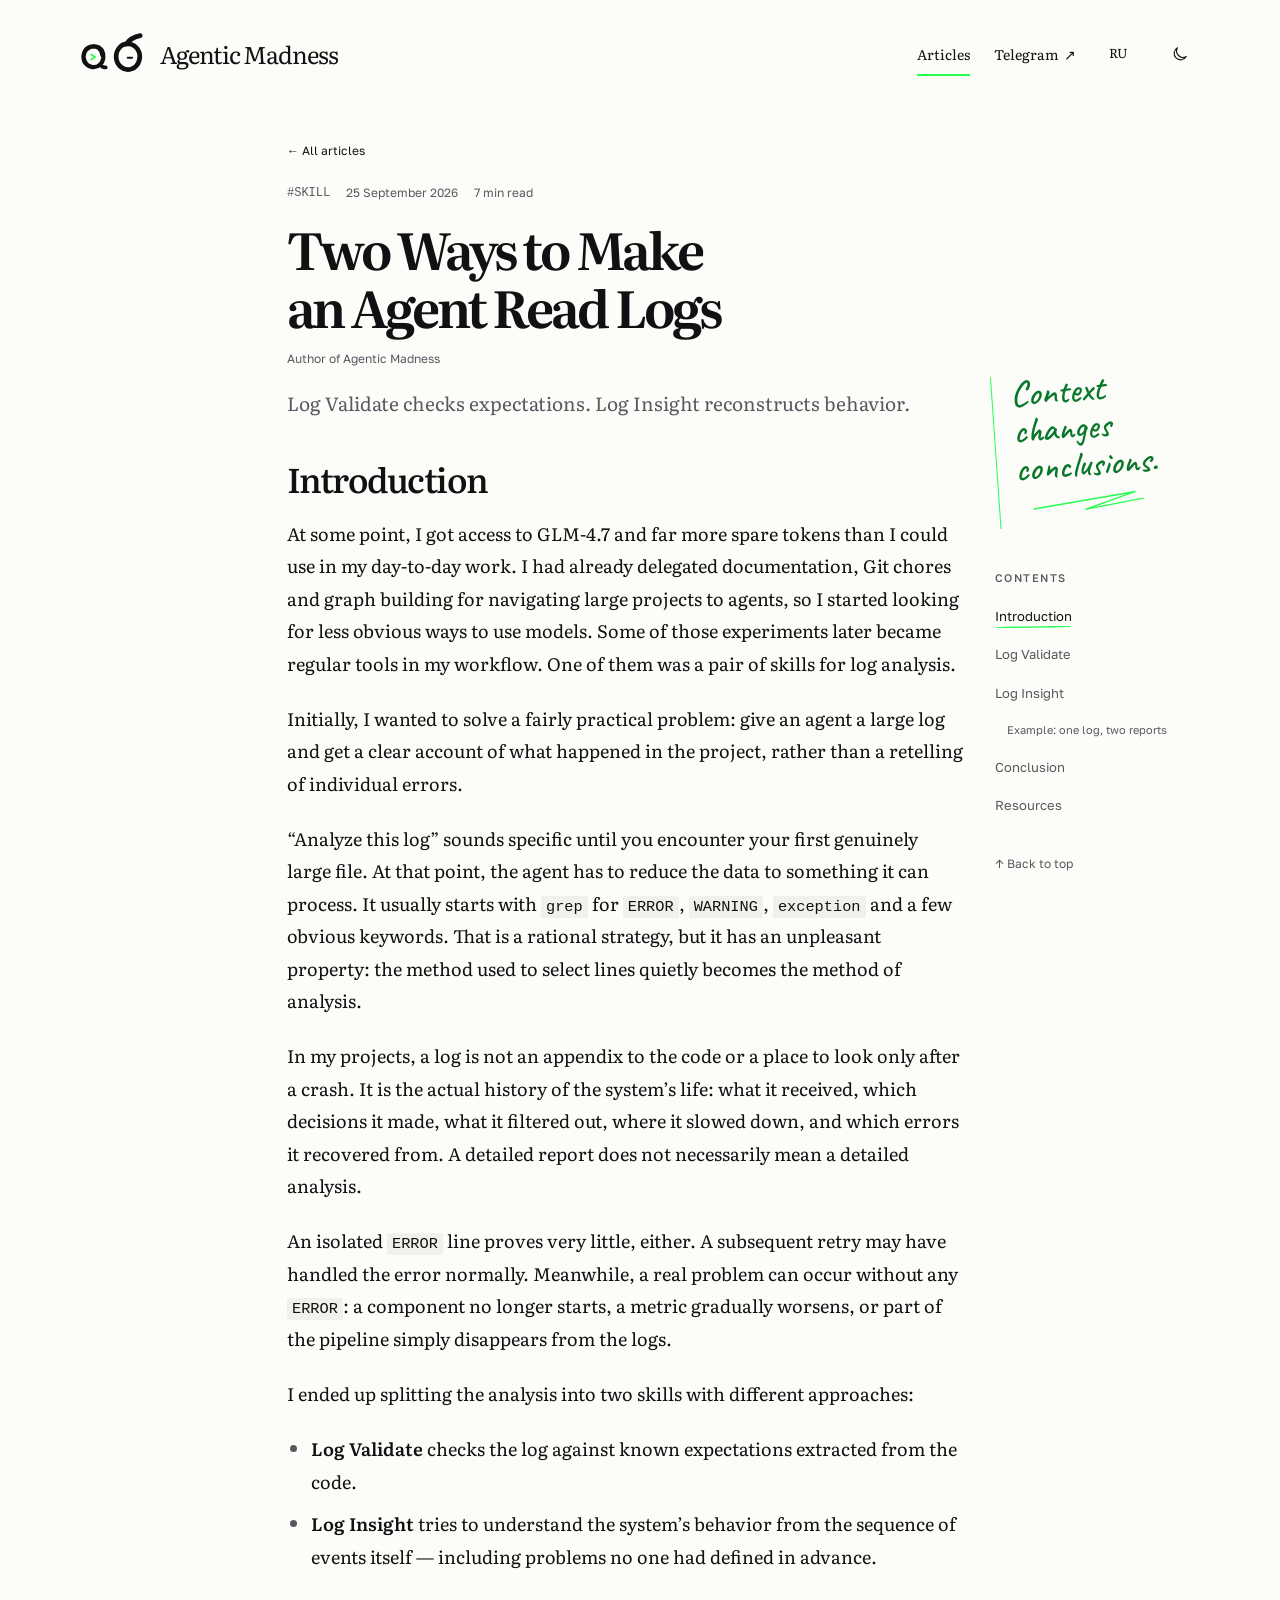
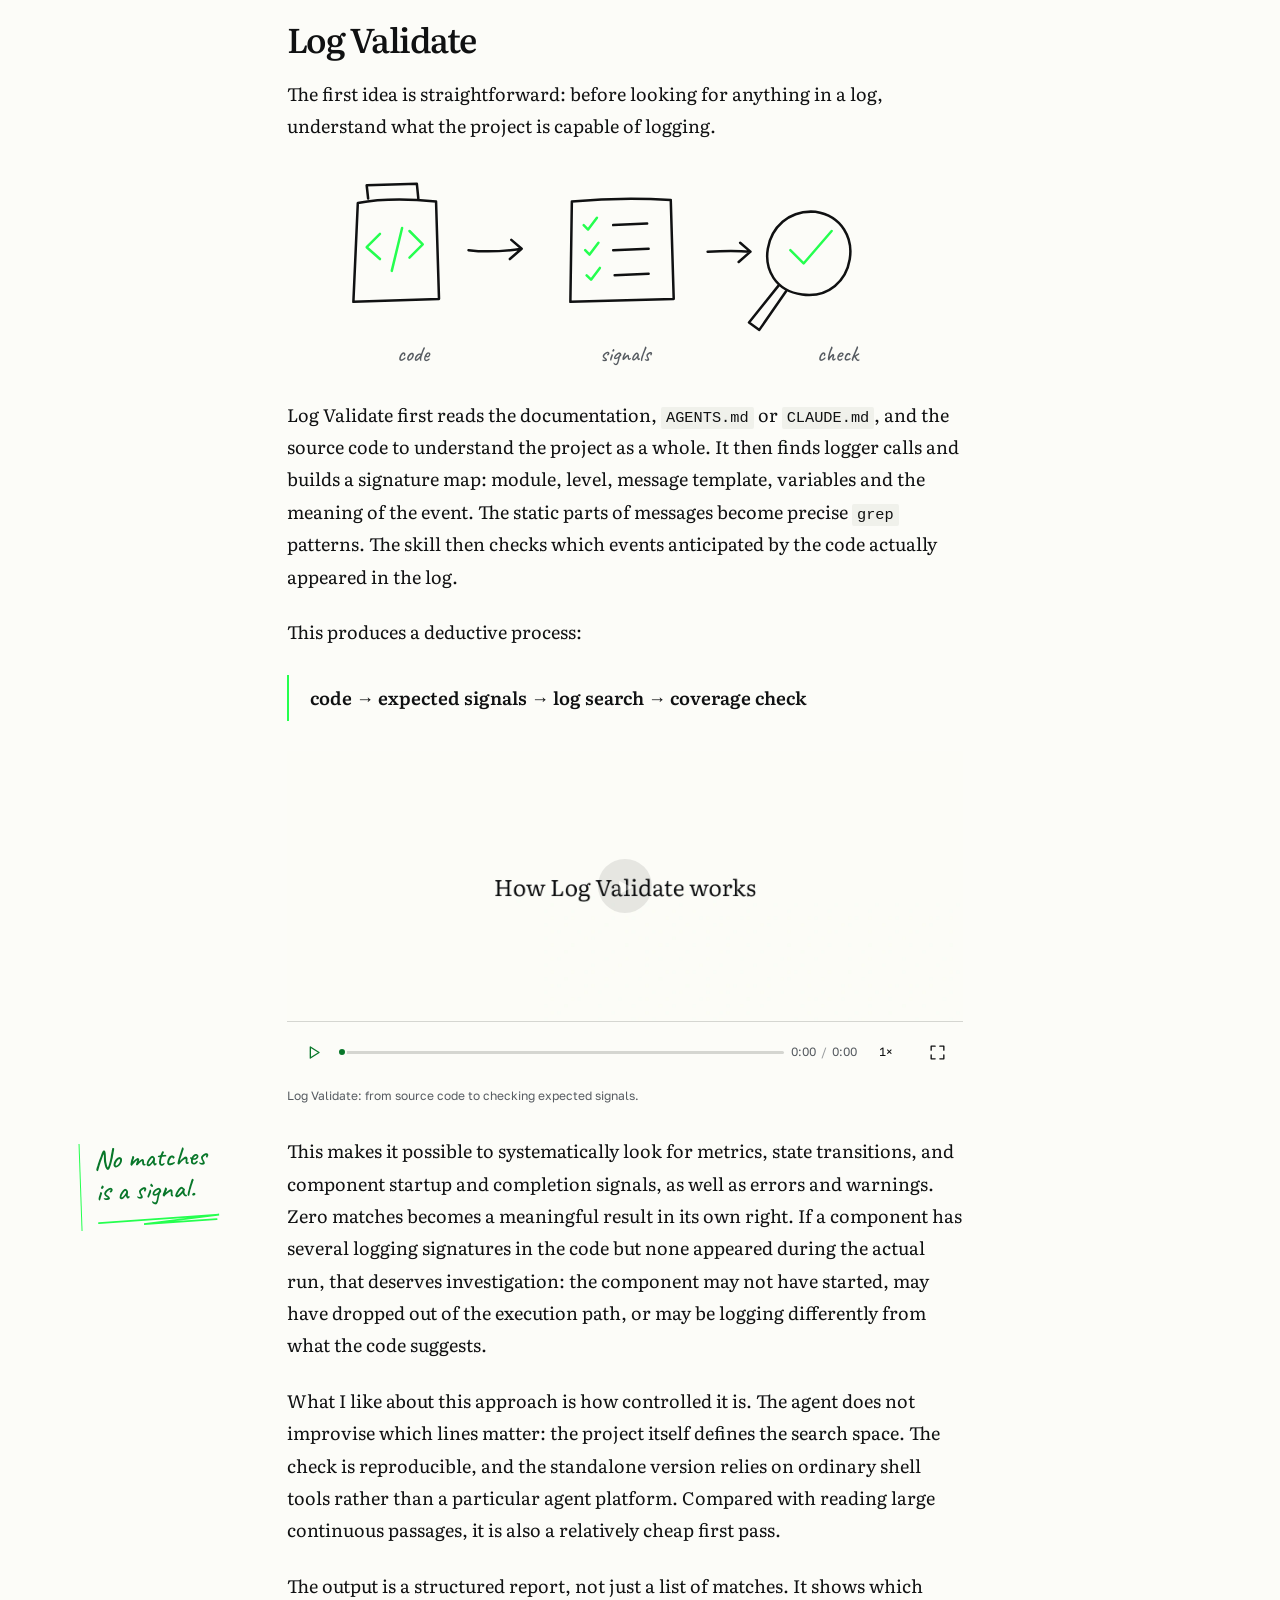
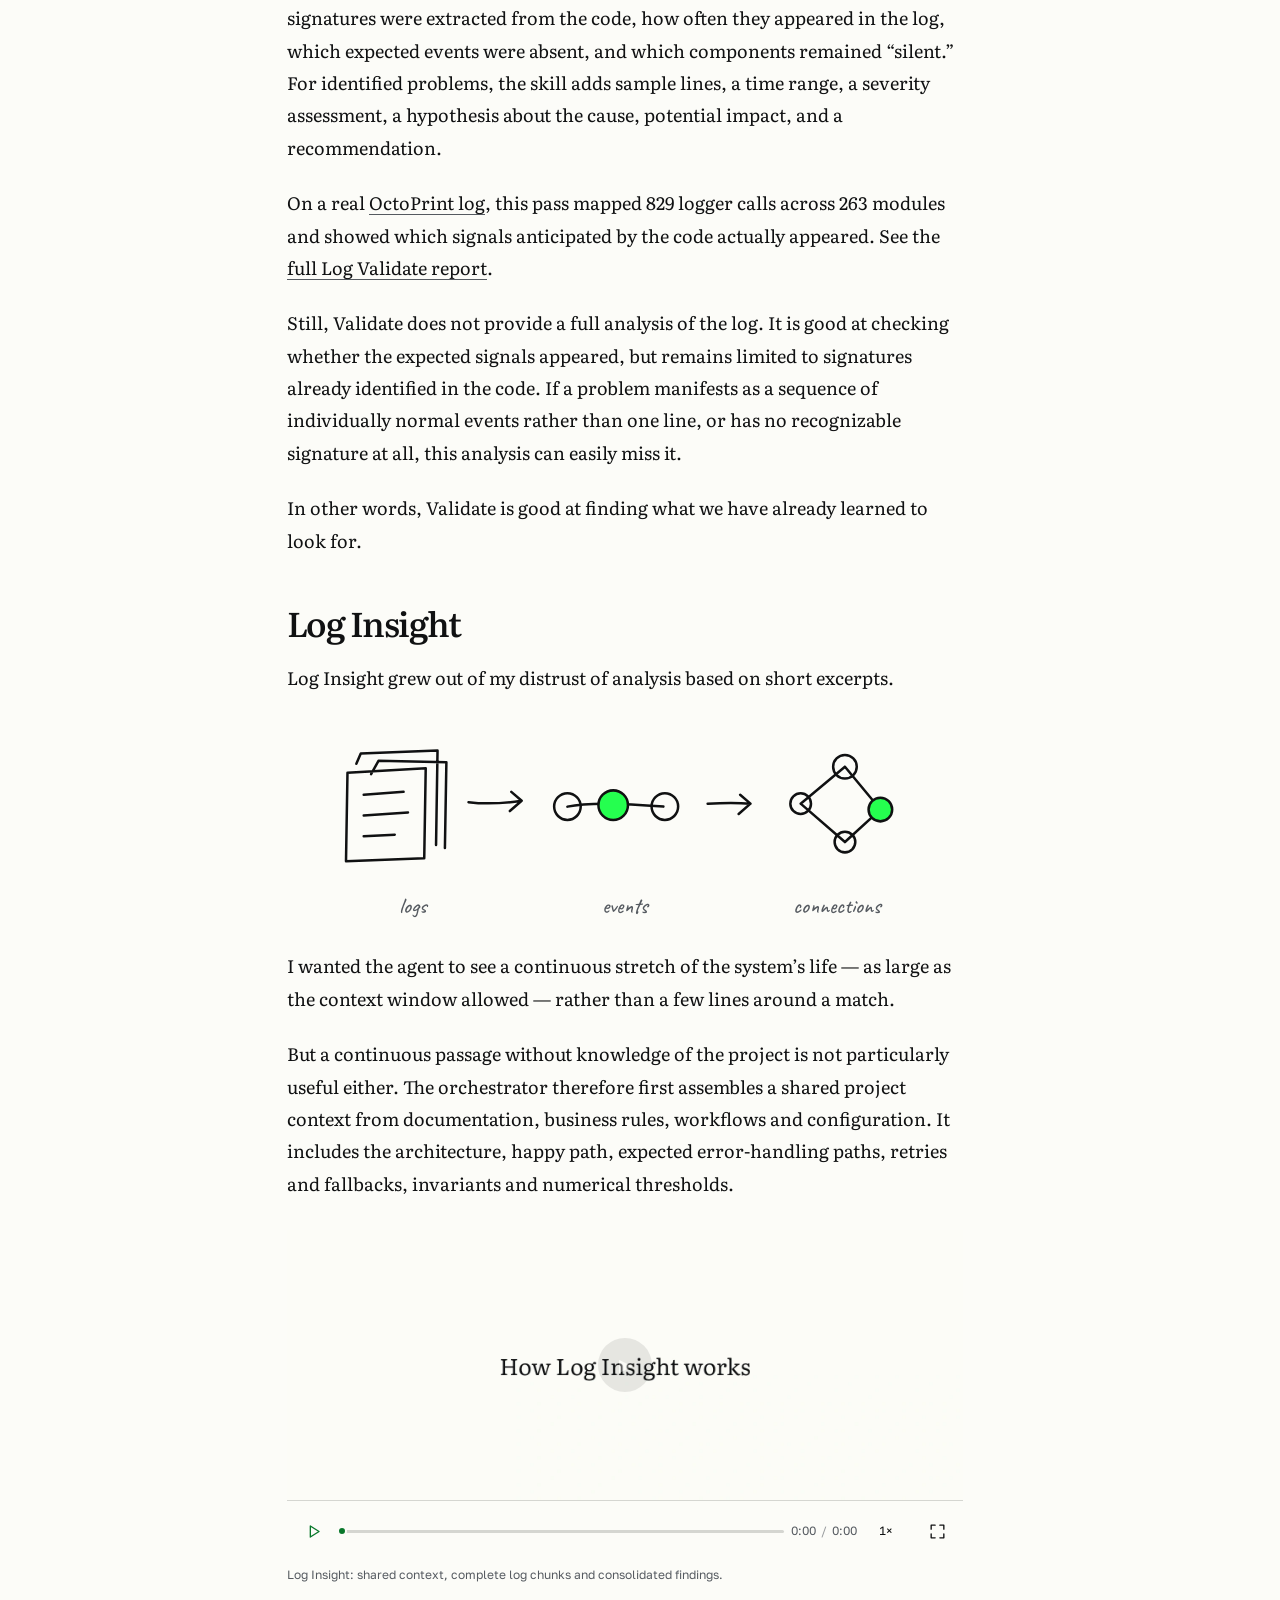
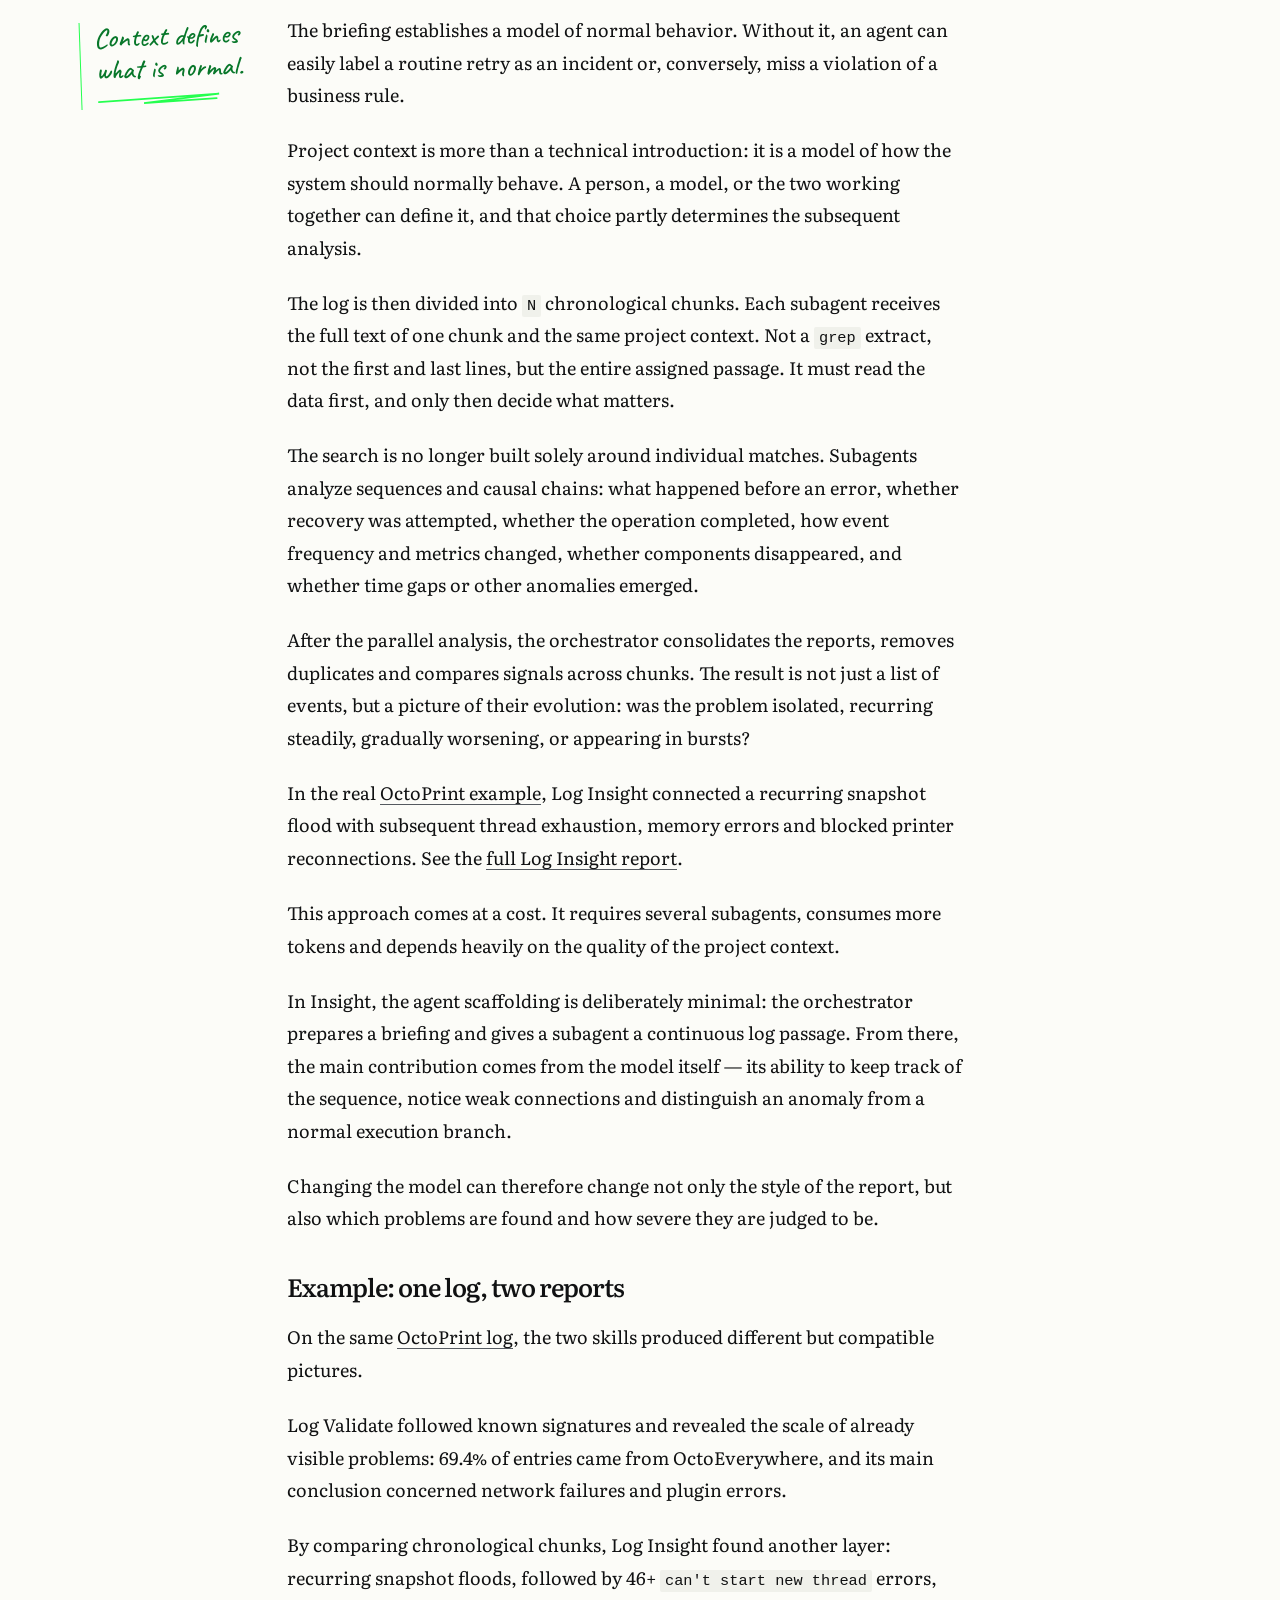
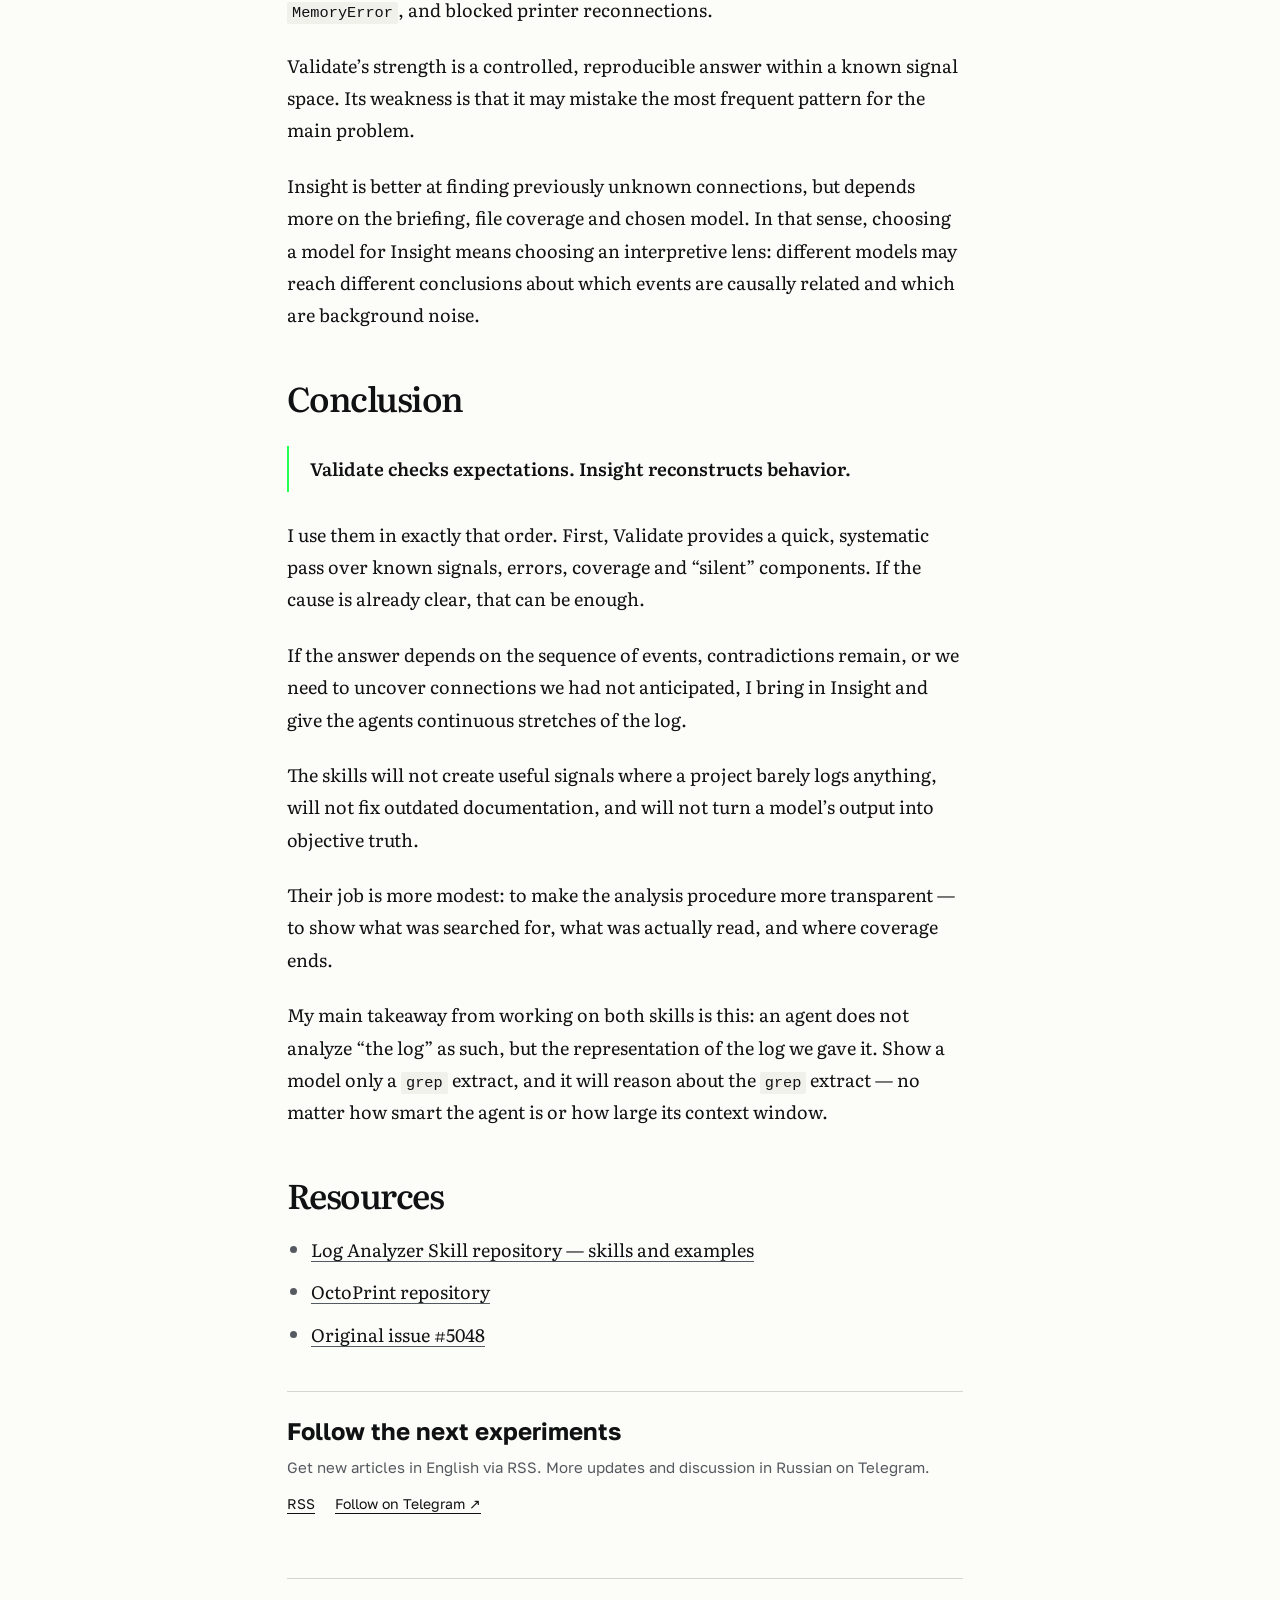
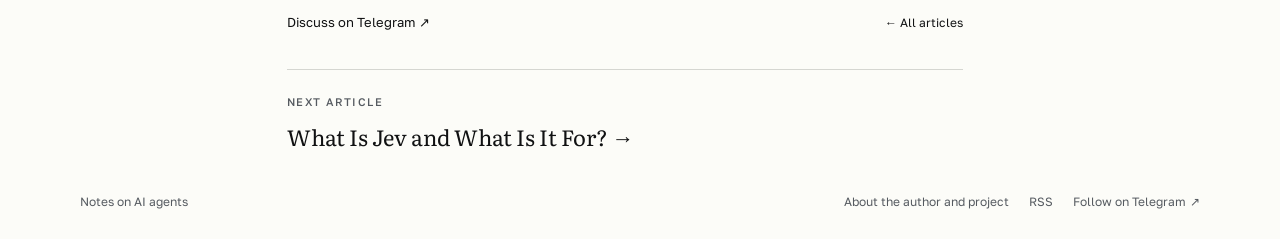
<file: en/posts/two-ways-to-make-an-agent-read-logs/index.html>
<!DOCTYPE html><html lang="en" data-theme="light"><head><meta charset="utf-8"><meta name="viewport" content="width=device-width, initial-scale=1"><title>Two Ways to Make an Agent Read Logs — Agentic Madness</title><meta name="description" content="Log Validate checks a log against expectations extracted from the code; Log Insight reconstructs system behavior from complete log chunks. How they differ and in what order to use them."><meta name="google-site-verification" content="QAlcIxzeUEj-Bz4RAMF-JlXkKNdyJYGy_0wqJb3vkJM"><meta name="yandex-verification" content="e8970f777efe10f8"><meta name="msvalidate.01" content="9D9E6ACCE65FF9F6845810A7A17249B0"><link rel="canonical" href="https://agentic-madness.com/en/posts/two-ways-to-make-an-agent-read-logs/"><link rel="alternate" hreflang="en" href="https://agentic-madness.com/en/posts/two-ways-to-make-an-agent-read-logs/"><link rel="alternate" hreflang="ru" href="https://agentic-madness.com/ru/posts/dva-sposoba-zastavit-agenta-chitat-logi/"><link rel="icon" href="/favicon.svg" type="image/svg+xml"><link rel="alternate" type="application/rss+xml" title="Agentic Madness" href="/en/rss.xml"><script type="application/ld+json">{"@context":"https://schema.org","@type":"BlogPosting","headline":"Two Ways to Make an Agent Read Logs","description":"Log Validate checks a log against expectations extracted from the code; Log Insight reconstructs system behavior from complete log chunks. How they differ and in what order to use them.","inLanguage":"en","datePublished":"2026-09-25T00:00:00.000Z","dateModified":"2026-10-18T00:00:00.000Z","mainEntityOfPage":"https://agentic-madness.com/en/posts/two-ways-to-make-an-agent-read-logs/","image":"https://agentic-madness.com/media/02-log-analysis/cover-en.png","author":{"@type":"Person","@id":"https://agentic-madness.com/#author","name":"Author of Agentic Madness","url":"https://agentic-madness.com/en/about/"}}</script><meta property="og:type" content="article"><meta property="og:title" content="Two Ways to Make an Agent Read Logs — Agentic Madness"><meta property="og:description" content="Log Validate checks a log against expectations extracted from the code; Log Insight reconstructs system behavior from complete log chunks. How they differ and in what order to use them."><meta property="og:url" content="https://agentic-madness.com/en/posts/two-ways-to-make-an-agent-read-logs/"><meta property="og:locale" content="en_US"><meta property="og:image" content="https://agentic-madness.com/media/02-log-analysis/cover-en.png"><meta property="og:image:alt" content="English cover — Two Ways to Make an Agent Read Logs, Log Validate and Log Insight"><meta property="og:image:width" content="1254"><meta property="og:image:height" content="1254"><meta name="twitter:card" content="summary_large_image"><meta name="twitter:title" content="Two Ways to Make an Agent Read Logs — Agentic Madness"><meta name="twitter:description" content="Log Validate checks a log against expectations extracted from the code; Log Insight reconstructs system behavior from complete log chunks. How they differ and in what order to use them."><meta name="twitter:image" content="https://agentic-madness.com/media/02-log-analysis/cover-en.png"><meta name="twitter:image:alt" content="English cover — Two Ways to Make an Agent Read Logs, Log Validate and Log Insight"><script>
    // Set the saved choice before paint; first visits always start in light.
    let savedTheme;
    try { savedTheme = localStorage.getItem('ab-theme'); } catch {}
    document.documentElement.dataset.theme = savedTheme === 'dark' ? 'dark' : 'light';
  </script><link rel="stylesheet" href="/_astro/Base.DkuzZ1Ej.css"><link rel="stylesheet" href="/_astro/_slug_.D-mMn6Of.css"></head><body><div class="site"><a class="skip" href="#main">Skip to content</a><header class="site-head shell" id="top"><a class="brand" href="/en/" aria-label="Agentic Madness — home"><svg class="logo" viewBox="140 298 802 519" aria-hidden="true"><g transform="translate(-44.5 54)" fill="none" stroke-linecap="round" stroke-linejoin="round"><path d="M466 519 C458 437 397 395 323 411 C242 429 211 517 242 593 C274 669 371 692 434 638 C484 595 491 511 457 456 C424 405 349 392 286 429 C226 465 211 548 248 614" stroke="currentColor" stroke-width="53"></path><path d="M434 638 C452 661 477 674 507 671" stroke="currentColor" stroke-width="46"></path><path d="M674 430 C618 500 626 610 700 669 C780 733 897 689 926 586 C956 482 890 383 792 378 C743 375 701 394 674 430 M760 382 C805 323 868 287 939 274" stroke="currentColor" stroke-width="59"></path><path d="M327 509 L373 540 L327 571" stroke="#25FF4F" stroke-width="23"></path><path d="M782 550 H838" stroke="currentColor" stroke-width="23"></path></g></svg><span>Agentic Madness</span></a><div class="header-tools"><nav class="navigation" aria-label="Main navigation"><a class="active" href="/en/#posts">Articles</a><a class="external-link" href="https://t.me/agentic_madness" target="_blank" rel="noopener">Telegram <span class="external-arrow" aria-hidden="true">↗</span></a></nav><a class="language" href="/ru/posts/dva-sposoba-zastavit-agenta-chitat-logi/" aria-label="Читать на русском" hreflang="ru" lang="ru"><span class="ink-link">RU</span></a><button class="theme-toggle" type="button" aria-label="Switch to dark theme" data-to-dark="Switch to dark theme" data-to-light="Switch to light theme" title="Switch to dark theme"><span class="moon"><svg viewBox="0 0 24 24" aria-hidden="true"><path d="M20.3 15.4A8.6 8.6 0 0 1 8.6 3.7 8.6 8.6 0 1 0 20.3 15.4Z"></path></svg></span><span class="sun"><svg viewBox="0 0 24 24" aria-hidden="true"><circle cx="12" cy="12" r="4"></circle><path d="M12 2v2m0 16v2M2 12h2m16 0h2M5 5l1.4 1.4m11.2 11.2L19 19M5 19l1.4-1.4M17.6 6.4 19 5"></path></svg></span></button></div></header><main id="main" class="article-layout shell" data-astro-cid-ddgcoj2e><article class="article" data-astro-cid-ddgcoj2e><header class="article-head" data-astro-cid-ddgcoj2e><a class="back-link" href="/en/#posts" data-astro-cid-ddgcoj2e>← All articles</a><div class="meta" data-astro-cid-ddgcoj2e><span data-astro-cid-ddgcoj2e>#SKILL</span><time datetime="2026-09-25T00:00:00.000Z" data-astro-cid-ddgcoj2e>25 September 2026</time><span data-astro-cid-ddgcoj2e>7 min read</span></div><h1 data-astro-cid-ddgcoj2e>Two Ways to Make an Agent Read Logs</h1><p class="article-author" data-astro-cid-ddgcoj2e><a class="ink-link" rel="author" href="/en/about/" data-astro-cid-ddgcoj2e>Author of Agentic Madness</a></p><p class="article-deck" data-astro-cid-ddgcoj2e>Log Validate checks expectations. Log Insight reconstructs behavior.</p></header><details class="mobile-contents"><summary>Contents</summary><nav aria-label="Contents"><a href="#introduction"><span class="contents-label">Introduction</span></a><a href="#log-validate"><span class="contents-label">Log Validate</span></a><a href="#log-insight"><span class="contents-label">Log Insight</span></a><a class="subheading" href="#example-one-log-two-reports"><span class="contents-label">Example: one log, two reports</span></a><a href="#conclusion"><span class="contents-label">Conclusion</span></a><a href="#resources"><span class="contents-label">Resources</span></a></nav></details><div class="prose" id="article-body" data-astro-cid-ddgcoj2e><h2 id="introduction">Introduction</h2>
<p>At some point, I got access to GLM-4.7 and far more spare tokens than I could use in my day-to-day work. I had already delegated documentation, Git chores and graph building for navigating large projects to agents, so I started looking for less obvious ways to use models. Some of those experiments later became regular tools in my workflow. One of them was a pair of skills for log analysis.</p>
<p>Initially, I wanted to solve a fairly practical problem: give an agent a large log and get a clear account of what happened in the project, rather than a retelling of individual errors.</p>
<p>“Analyze this log” sounds specific until you encounter your first genuinely large file. At that point, the agent has to reduce the data to something it can process. It usually starts with <code>grep</code> for <code>ERROR</code>, <code>WARNING</code>, <code>exception</code> and a few obvious keywords. That is a rational strategy, but it has an unpleasant property: the method used to select lines quietly becomes the method of analysis.</p>
<p>In my projects, a log is not an appendix to the code or a place to look only after a crash. It is the actual history of the system’s life: what it received, which decisions it made, what it filtered out, where it slowed down, and which errors it recovered from. A detailed report does not necessarily mean a detailed analysis.</p>
<p>An isolated <code>ERROR</code> line proves very little, either. A subsequent retry may have handled the error normally. Meanwhile, a real problem can occur without any <code>ERROR</code>: a component no longer starts, a metric gradually worsens, or part of the pipeline simply disappears from the logs.</p>
<p>I ended up splitting the analysis into two skills with different approaches:</p>
<ul>
<li><strong>Log Validate</strong> checks the log against known expectations extracted from the code.</li>
<li><strong>Log Insight</strong> tries to understand the system’s behavior from the sequence of events itself — including problems no one had defined in advance.</li>
</ul>
<h2 id="log-validate">Log Validate</h2>
<p>The first idea is straightforward: before looking for anything in a log, understand what the project is capable of logging.</p>
<div class="chapter-drawing" data-design-note="validate" role="group" aria-label="Log Validate: code → signals → check"><svg class="flow hand-flow" viewBox="0 0 420 116" aria-hidden="true" focusable="false"><g fill="none" stroke="currentColor" stroke-width="1.7" stroke-linecap="round" stroke-linejoin="round"><path d="M104 55q16 2 36-1m-7-6 7 6-8 7M266 56q17-1 29 0m-7-6 7 6-8 7"/><path class="paper" d="M29 23q22-4 53-1l2 66-58 2Z M36 20l-1-9 34-1 1 10"/><path class="green-pen" d="m44 44-9 9 9 8m20-19 9 9-9 9m-12 9 7-29"/><path d="M174 22q33-3 67-1l2 67-70 2Z M202 38l23-1m-23 18 24-1m-23 18 23-1"/><path class="green-pen" d="m182 38 3 3 6-8m-8 22 3 3 6-8m-8 22 3 3 6-8"/><path d="M339 29c-37-3-46 51-9 56s46-50 9-56Zm-20 54-18 26-7-5 20-25"/><path class="green-pen" d="m322 55 9 9 19-22"/></g></svg>
<div class="flow-labels" lang="en" data-graphic-text><span>code</span><span>signals</span><span>check</span></div></div>
<p>Log Validate first reads the documentation, <code>AGENTS.md</code> or <code>CLAUDE.md</code>, and the source code to understand the project as a whole. It then finds logger calls and builds a signature map: module, level, message template, variables and the meaning of the event. The static parts of messages become precise <code>grep</code> patterns. The skill then checks which events anticipated by the code actually appeared in the log.</p>
<p>This produces a deductive process:</p>
<blockquote>
<p><strong>code → expected signals → log search → coverage check</strong></p>
</blockquote>
<figure>
  <media-i18n lang="en"><video-player class="article-player"><media-container class="article-video" data-playing="false"><div class="video-preview"><video class="video-frame" src="/media/02-log-analysis/video/log-validate-en.mp4" poster="/media/02-log-analysis/video/log-validate-title-en.webp" width="1600" height="640" aria-label="Video: Log Validate" data-play-label="Play video" data-pause-label="Pause" data-again-label="Watch again" muted playsinline preload="none" tabindex="0"></video><img class="video-poster" src="/media/02-log-analysis/video/log-validate-title-en.webp" width="1600" height="640" alt="" aria-hidden="true" hidden loading="lazy" decoding="async"></div><div class="video-controls">
    <media-play-button class="video-control video-control-play" data-video-play aria-label="Play video" title="Play video"><svg class="video-icon-play" viewBox="0 0 24 24" aria-hidden="true"><path d="m8 5 11 7-11 7Z"/></svg><svg class="video-icon-pause" viewBox="0 0 24 24" aria-hidden="true"><path d="M8 5v14M16 5v14"/></svg></media-play-button>
    <media-time-slider class="video-timeline" aria-label="Video position"><media-slider-track><media-slider-buffer></media-slider-buffer><media-slider-fill></media-slider-fill></media-slider-track><media-slider-thumb></media-slider-thumb><media-slider-value type="pointer"></media-slider-value></media-time-slider>
    <div class="video-time"><media-time type="current"></media-time><span class="video-time-separator" aria-hidden="true">/</span><media-time type="duration"></media-time></div>
    <media-playback-rate-button class="video-control video-rate" data-rate="1" title="Change speed"></media-playback-rate-button>
    <media-fullscreen-button class="video-control video-fullscreen" title="Fullscreen"><svg class="video-icon-enter" viewBox="0 0 24 24" aria-hidden="true"><path d="M9 4H4v5m11-5h5v5M4 15v5h5m11-5v5h-5"/></svg><svg class="video-icon-exit" viewBox="0 0 24 24" aria-hidden="true"><path d="M4 9h5V4m6 0v5h5M9 20v-5H4m11 5v-5h5"/></svg></media-fullscreen-button>
  </div></media-container></video-player></media-i18n>
  <figcaption>Log Validate: from source code to checking expected signals.</figcaption>
</figure>
<aside class="article-note" lang="en" data-graphic-text data-ink-reveal>No matches<br/>is a signal.<svg viewBox="0 0 150 20" aria-hidden="true"><path pathLength="1" d="M3 12 142 7 55 15 139 12"/></svg></aside>
<p>This makes it possible to systematically look for metrics, state transitions, and component startup and completion signals, as well as errors and warnings. Zero matches becomes a meaningful result in its own right. If a component has several logging signatures in the code but none appeared during the actual run, that deserves investigation: the component may not have started, may have dropped out of the execution path, or may be logging differently from what the code suggests.</p>
<p>What I like about this approach is how controlled it is. The agent does not improvise which lines matter: the project itself defines the search space. The check is reproducible, and the standalone version relies on ordinary shell tools rather than a particular agent platform. Compared with reading large continuous passages, it is also a relatively cheap first pass.</p>
<p>The output is a structured report, not just a list of matches. It shows which signatures were extracted from the code, how often they appeared in the log, which expected events were absent, and which components remained “silent.” For identified problems, the skill adds sample lines, a time range, a severity assessment, a hypothesis about the cause, potential impact, and a recommendation.</p>
<p>On a real <a href="https://github.com/OctoPrint/OctoPrint/issues/5048">OctoPrint log</a>, this pass mapped 829 logger calls across 263 modules and showed which signals anticipated by the code actually appeared. See the <a href="https://github.com/dr11m/log-analyzer-skill/blob/main/docs/example_analysis/log-validate/report.md">full Log Validate report</a>.</p>
<p>Still, Validate does not provide a full analysis of the log. It is good at checking whether the expected signals appeared, but remains limited to signatures already identified in the code. If a problem manifests as a sequence of individually normal events rather than one line, or has no recognizable signature at all, this analysis can easily miss it.</p>
<p>In other words, Validate is good at finding what we have already learned to look for.</p>
<h2 id="log-insight">Log Insight</h2>
<p>Log Insight grew out of my distrust of analysis based on short excerpts.</p>
<div class="chapter-drawing" data-design-note="insight" role="group" aria-label="Log Insight: logs → events → connections"><svg class="flow hand-flow" viewBox="0 0 420 116" aria-hidden="true" focusable="false"><g fill="none" stroke="currentColor" stroke-width="1.7" stroke-linecap="round" stroke-linejoin="round"><path d="M104 55q16 2 36-1m-7-6 7 6-8 7M266 56q17-1 29 0m-7-6 7 6-8 7"/><path class="paper" d="m22 35 53-3-1 61-53 2Z M28 29l3-7 52-2-1 64m-44-48 5-9 46 1-1 58"/><path d="m33 50 27-2m-27 16 30-2m-30 16 21-1M171 58q18-4 65 0"/><circle cx="171" cy="58" r="9"/><circle class="accent-node" cx="202" cy="57" r="10"/><circle cx="237" cy="58" r="9"/><path d="m329 56 30-25m-30 25 30 26m0-51 24 29m-24 22 24-22"/><circle cx="329" cy="56" r="7"/><circle cx="359" cy="31" r="8"/><circle cx="359" cy="82" r="7"/><circle class="accent-node" cx="383" cy="60" r="8"/></g></svg>
<div class="flow-labels" lang="en" data-graphic-text><span>logs</span><span>events</span><span>connections</span></div></div>
<p>I wanted the agent to see a continuous stretch of the system’s life — as large as the context window allowed — rather than a few lines around a match.</p>
<p>But a continuous passage without knowledge of the project is not particularly useful either. The orchestrator therefore first assembles a shared project context from documentation, business rules, workflows and configuration. It includes the architecture, happy path, expected error-handling paths, retries and fallbacks, invariants and numerical thresholds.</p>
<figure>
  <media-i18n lang="en"><video-player class="article-player"><media-container class="article-video" data-playing="false"><div class="video-preview"><video class="video-frame" src="/media/02-log-analysis/video/log-insight-en.mp4" poster="/media/02-log-analysis/video/log-insight-title-en.webp" width="1600" height="640" aria-label="Video: Log Insight" data-play-label="Play video" data-pause-label="Pause" data-again-label="Watch again" muted playsinline preload="none" tabindex="0"></video><img class="video-poster" src="/media/02-log-analysis/video/log-insight-title-en.webp" width="1600" height="640" alt="" aria-hidden="true" hidden loading="lazy" decoding="async"></div><div class="video-controls">
    <media-play-button class="video-control video-control-play" data-video-play aria-label="Play video" title="Play video"><svg class="video-icon-play" viewBox="0 0 24 24" aria-hidden="true"><path d="m8 5 11 7-11 7Z"/></svg><svg class="video-icon-pause" viewBox="0 0 24 24" aria-hidden="true"><path d="M8 5v14M16 5v14"/></svg></media-play-button>
    <media-time-slider class="video-timeline" aria-label="Video position"><media-slider-track><media-slider-buffer></media-slider-buffer><media-slider-fill></media-slider-fill></media-slider-track><media-slider-thumb></media-slider-thumb><media-slider-value type="pointer"></media-slider-value></media-time-slider>
    <div class="video-time"><media-time type="current"></media-time><span class="video-time-separator" aria-hidden="true">/</span><media-time type="duration"></media-time></div>
    <media-playback-rate-button class="video-control video-rate" data-rate="1" title="Change speed"></media-playback-rate-button>
    <media-fullscreen-button class="video-control video-fullscreen" title="Fullscreen"><svg class="video-icon-enter" viewBox="0 0 24 24" aria-hidden="true"><path d="M9 4H4v5m11-5h5v5M4 15v5h5m11-5v5h-5"/></svg><svg class="video-icon-exit" viewBox="0 0 24 24" aria-hidden="true"><path d="M4 9h5V4m6 0v5h5M9 20v-5H4m11 5v-5h5"/></svg></media-fullscreen-button>
  </div></media-container></video-player></media-i18n>
  <figcaption>Log Insight: shared context, complete log chunks and consolidated findings.</figcaption>
</figure>
<aside class="article-note" lang="en" data-graphic-text data-ink-reveal>Context defines<br/>what is normal.<svg viewBox="0 0 150 20" aria-hidden="true"><path pathLength="1" d="M3 12 142 7 55 15 139 12"/></svg></aside>
<p>The briefing establishes a model of normal behavior. Without it, an agent can easily label a routine retry as an incident or, conversely, miss a violation of a business rule.</p>
<p>Project context is more than a technical introduction: it is a model of how the system should normally behave. A person, a model, or the two working together can define it, and that choice partly determines the subsequent analysis.</p>
<p>The log is then divided into <code>N</code> chronological chunks. Each subagent receives the full text of one chunk and the same project context. Not a <code>grep</code> extract, not the first and last lines, but the entire assigned passage. It must read the data first, and only then decide what matters.</p>
<p>The search is no longer built solely around individual matches. Subagents analyze sequences and causal chains: what happened before an error, whether recovery was attempted, whether the operation completed, how event frequency and metrics changed, whether components disappeared, and whether time gaps or other anomalies emerged.</p>
<p>After the parallel analysis, the orchestrator consolidates the reports, removes duplicates and compares signals across chunks. The result is not just a list of events, but a picture of their evolution: was the problem isolated, recurring steadily, gradually worsening, or appearing in bursts?</p>
<p>In the real <a href="https://github.com/OctoPrint/OctoPrint/issues/5048">OctoPrint example</a>, Log Insight connected a recurring snapshot flood with subsequent thread exhaustion, memory errors and blocked printer reconnections. See the <a href="https://github.com/dr11m/log-analyzer-skill/blob/main/docs/example_analysis/log-insight/report.md">full Log Insight report</a>.</p>
<p>This approach comes at a cost. It requires several subagents, consumes more tokens and depends heavily on the quality of the project context.</p>
<p>In Insight, the agent scaffolding is deliberately minimal: the orchestrator prepares a briefing and gives a subagent a continuous log passage. From there, the main contribution comes from the model itself — its ability to keep track of the sequence, notice weak connections and distinguish an anomaly from a normal execution branch.</p>
<p>Changing the model can therefore change not only the style of the report, but also which problems are found and how severe they are judged to be.</p>
<h3 id="example-one-log-two-reports">Example: one log, two reports</h3>
<p>On the same <a href="https://github.com/OctoPrint/OctoPrint/issues/5048">OctoPrint log</a>, the two skills produced different but compatible pictures.</p>
<p>Log Validate followed known signatures and revealed the scale of already visible problems: 69.4% of entries came from OctoEverywhere, and its main conclusion concerned network failures and plugin errors.</p>
<p>By comparing chronological chunks, Log Insight found another layer: recurring snapshot floods, followed by 46+ <code>can't start new thread</code> errors, <code>MemoryError</code>, and blocked printer reconnections.</p>
<p>Validate’s strength is a controlled, reproducible answer within a known signal space. Its weakness is that it may mistake the most frequent pattern for the main problem.</p>
<p>Insight is better at finding previously unknown connections, but depends more on the briefing, file coverage and chosen model. In that sense, choosing a model for Insight means choosing an interpretive lens: different models may reach different conclusions about which events are causally related and which are background noise.</p>
<h2 id="conclusion">Conclusion</h2>
<blockquote>
<p><strong>Validate checks expectations. Insight reconstructs behavior.</strong></p>
</blockquote>
<p>I use them in exactly that order. First, Validate provides a quick, systematic pass over known signals, errors, coverage and “silent” components. If the cause is already clear, that can be enough.</p>
<p>If the answer depends on the sequence of events, contradictions remain, or we need to uncover connections we had not anticipated, I bring in Insight and give the agents continuous stretches of the log.</p>
<p>The skills will not create useful signals where a project barely logs anything, will not fix outdated documentation, and will not turn a model’s output into objective truth.</p>
<p>Their job is more modest: to make the analysis procedure more transparent — to show what was searched for, what was actually read, and where coverage ends.</p>
<p>My main takeaway from working on both skills is this: an agent does not analyze “the log” as such, but the representation of the log we gave it. Show a model only a <code>grep</code> extract, and it will reason about the <code>grep</code> extract — no matter how smart the agent is or how large its context window.</p>
<h2 id="resources">Resources</h2>
<ul>
<li><a href="https://github.com/dr11m/log-analyzer-skill">Log Analyzer Skill repository — skills and examples</a></li>
<li><a href="https://github.com/OctoPrint/OctoPrint">OctoPrint repository</a></li>
<li><a href="https://github.com/OctoPrint/OctoPrint/issues/5048">Original issue #5048</a></li>
</ul>
</div><section class="subscribe" aria-label="Follow the next experiments" data-astro-cid-7234nlcp><h2 data-astro-cid-7234nlcp>Follow the next experiments</h2><p data-astro-cid-7234nlcp>Get new articles in English via RSS. More updates and discussion in Russian on Telegram.</p><div data-astro-cid-7234nlcp><a href="/en/rss.xml" data-astro-cid-7234nlcp>RSS</a><a href="https://t.me/agentic_madness" target="_blank" rel="noopener" data-astro-cid-7234nlcp>Follow on Telegram ↗</a></div></section><div class="article-end" data-astro-cid-ddgcoj2e><a href="https://t.me/agentic_madness" target="_blank" rel="noopener" data-astro-cid-ddgcoj2e>Discuss on Telegram ↗</a><a class="back-link" href="/en/#posts" data-astro-cid-ddgcoj2e>← All articles</a></div><a class="next-article" href="/en/posts/what-is-jev-and-what-is-it-for/" data-astro-cid-ddgcoj2e><span class="kicker" data-astro-cid-ddgcoj2e>Next article</span><span data-astro-cid-ddgcoj2e><span class="ink-link" data-astro-cid-ddgcoj2e>What Is Jev and What Is It For?</span> →</span></a></article><aside class="contents"><div class="contents-inner"><div class="margin-note" lang="en" data-graphic-text><span>Context<br>changes<br>conclusions.</span><svg viewBox="0 0 160 50" aria-hidden="true"><path d="m6 28 128-13-64 18 73-9"></path></svg></div><p class="kicker">Contents</p><nav aria-label="Contents"><a href="#introduction"><span class="contents-label">Introduction</span></a><a href="#log-validate"><span class="contents-label">Log Validate</span></a><a href="#log-insight"><span class="contents-label">Log Insight</span></a><a class="subheading" href="#example-one-log-two-reports"><span class="contents-label">Example: one log, two reports</span></a><a href="#conclusion"><span class="contents-label">Conclusion</span></a><a href="#resources"><span class="contents-label">Resources</span></a></nav><a class="to-top" href="#top">↑ Back to top</a></div></aside></main><footer class="site-foot shell" data-astro-cid-nns7i3if><span data-astro-cid-nns7i3if>Notes on AI agents</span><div class="subscriptions" data-astro-cid-nns7i3if><a href="/en/about/" data-astro-cid-nns7i3if>About the author and project</a><a href="/en/rss.xml" data-astro-cid-nns7i3if>RSS</a><a class="external-link" href="https://t.me/agentic_madness" target="_blank" rel="noopener" data-astro-cid-nns7i3if>Follow on Telegram <span class="external-arrow" aria-hidden="true" data-astro-cid-nns7i3if>↗</span></a></div></footer><script type="module" src="/_astro/_slug_.astro_astro_type_script_index_0_lang.Dk-svYNc.js"></script><script type="module">var e=[...document.querySelectorAll(`.prose h2[id], .prose h3[id]`)],t=document.querySelectorAll(`.contents nav a, .mobile-contents nav a`);function n(){if(!e.length)return;let n=e[0].id;for(let t of e){if(t.getBoundingClientRect().top>96)break;n=t.id}scrollY+innerHeight>=document.documentElement.scrollHeight-2&&(n=e[e.length-1].id),t.forEach(e=>{decodeURIComponent(e.hash.slice(1))===n?e.setAttribute(`aria-current`,`location`):e.removeAttribute(`aria-current`)})}var r=!1;function i(){r||(r=!0,requestAnimationFrame(()=>{r=!1,n()}))}addEventListener(`scroll`,i,{passive:!0}),addEventListener(`resize`,i),addEventListener(`hashchange`,i),n(),document.querySelectorAll(`.mobile-contents a`).forEach(e=>{e.addEventListener(`click`,()=>{document.querySelector(`.mobile-contents`).open=!1})});async function a(){await document.fonts.ready,location.hash&&document.getElementById(decodeURIComponent(location.hash.slice(1)))?.scrollIntoView(),n()}a();</script></div><script type="module">var e=document.querySelector(`.theme-toggle`);if(e){let t=()=>{let t=document.documentElement.dataset.theme===`dark`?e.dataset.toLight:e.dataset.toDark;e.setAttribute(`aria-label`,t),e.title=t};e.addEventListener(`click`,()=>{let e=document.documentElement.dataset.theme===`dark`?`light`:`dark`;document.documentElement.dataset.themeMotion=`ready`,document.documentElement.dataset.theme=e;try{localStorage.setItem(`ab-theme`,e)}catch{}t()}),t()}if(!matchMedia(`(prefers-reduced-motion: reduce)`).matches){let e=new IntersectionObserver(t=>{for(let n of t)!n.isIntersecting||n.intersectionRatio<.2||(n.target.dataset.inkState=`drawn`,e.unobserve(n.target))},{threshold:.2});document.querySelectorAll(`[data-ink-reveal]`).forEach(t=>e.observe(t))}</script></body></html>
</file>
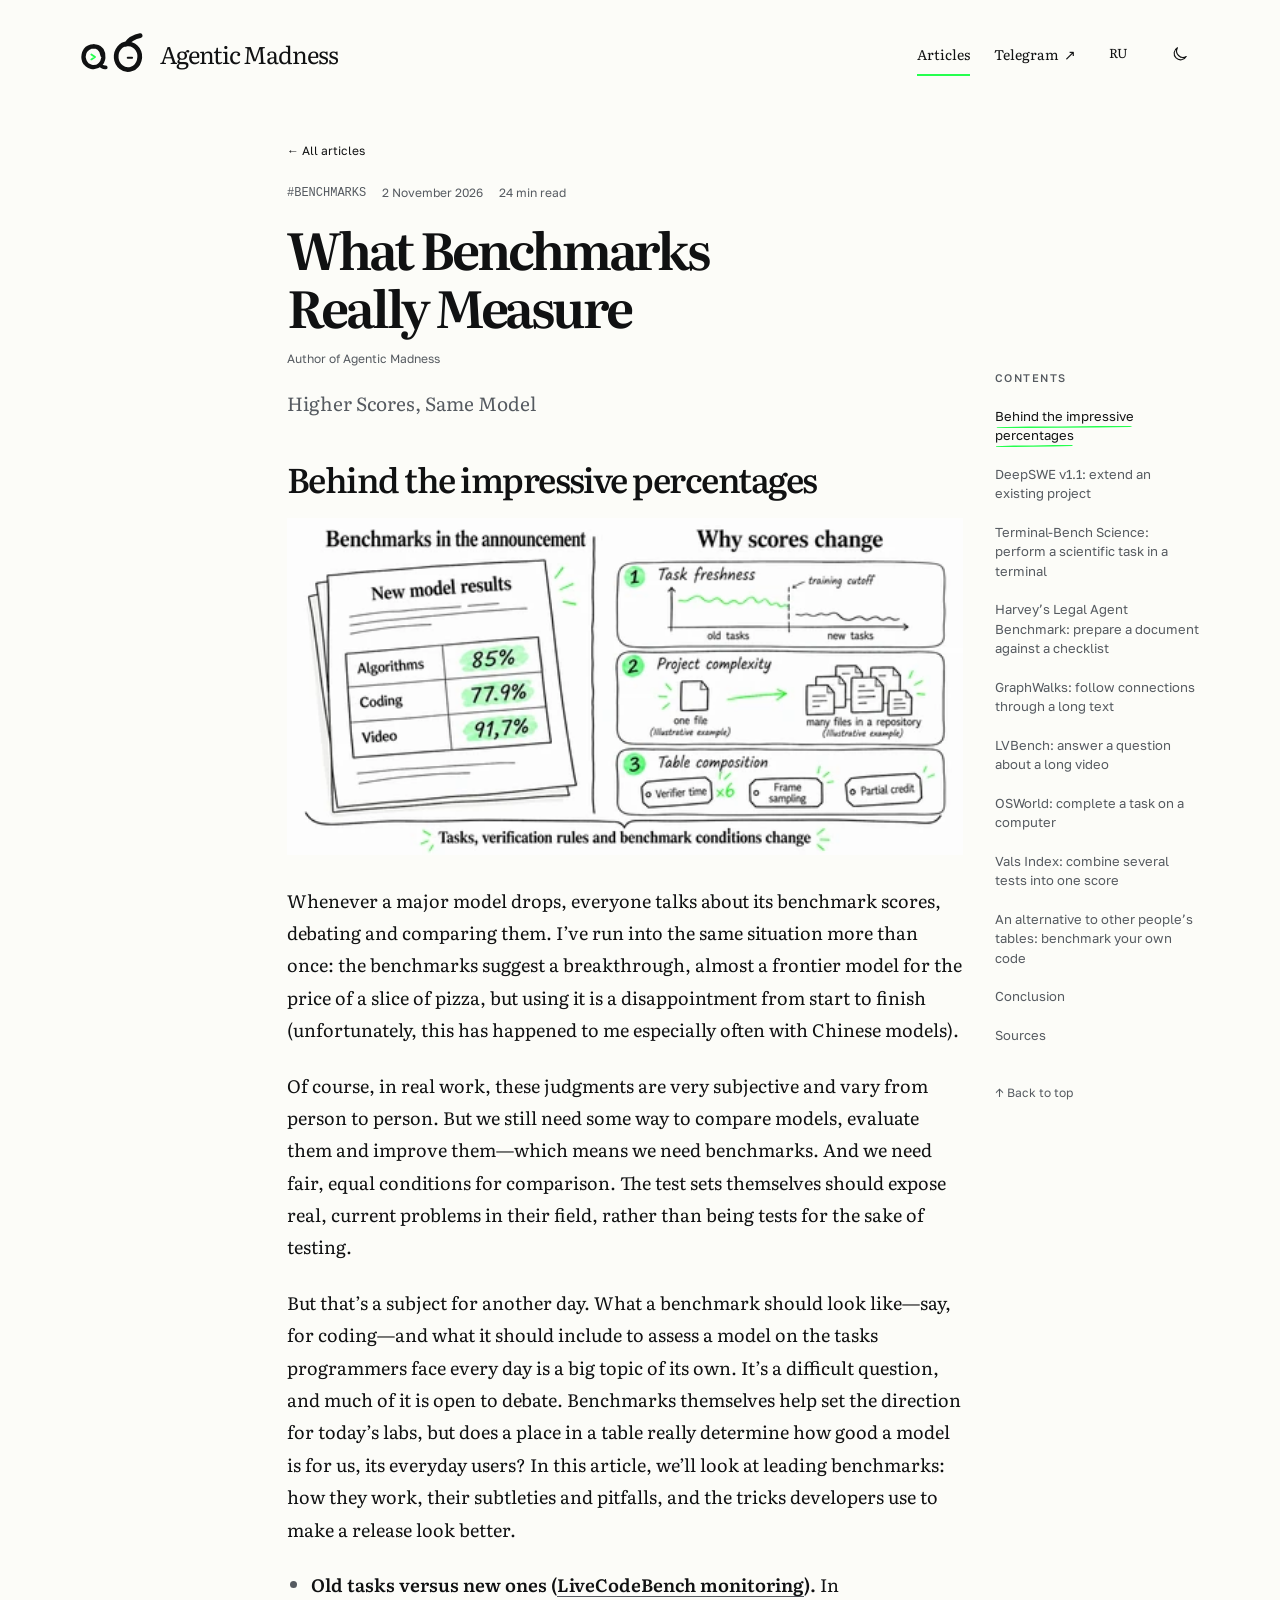
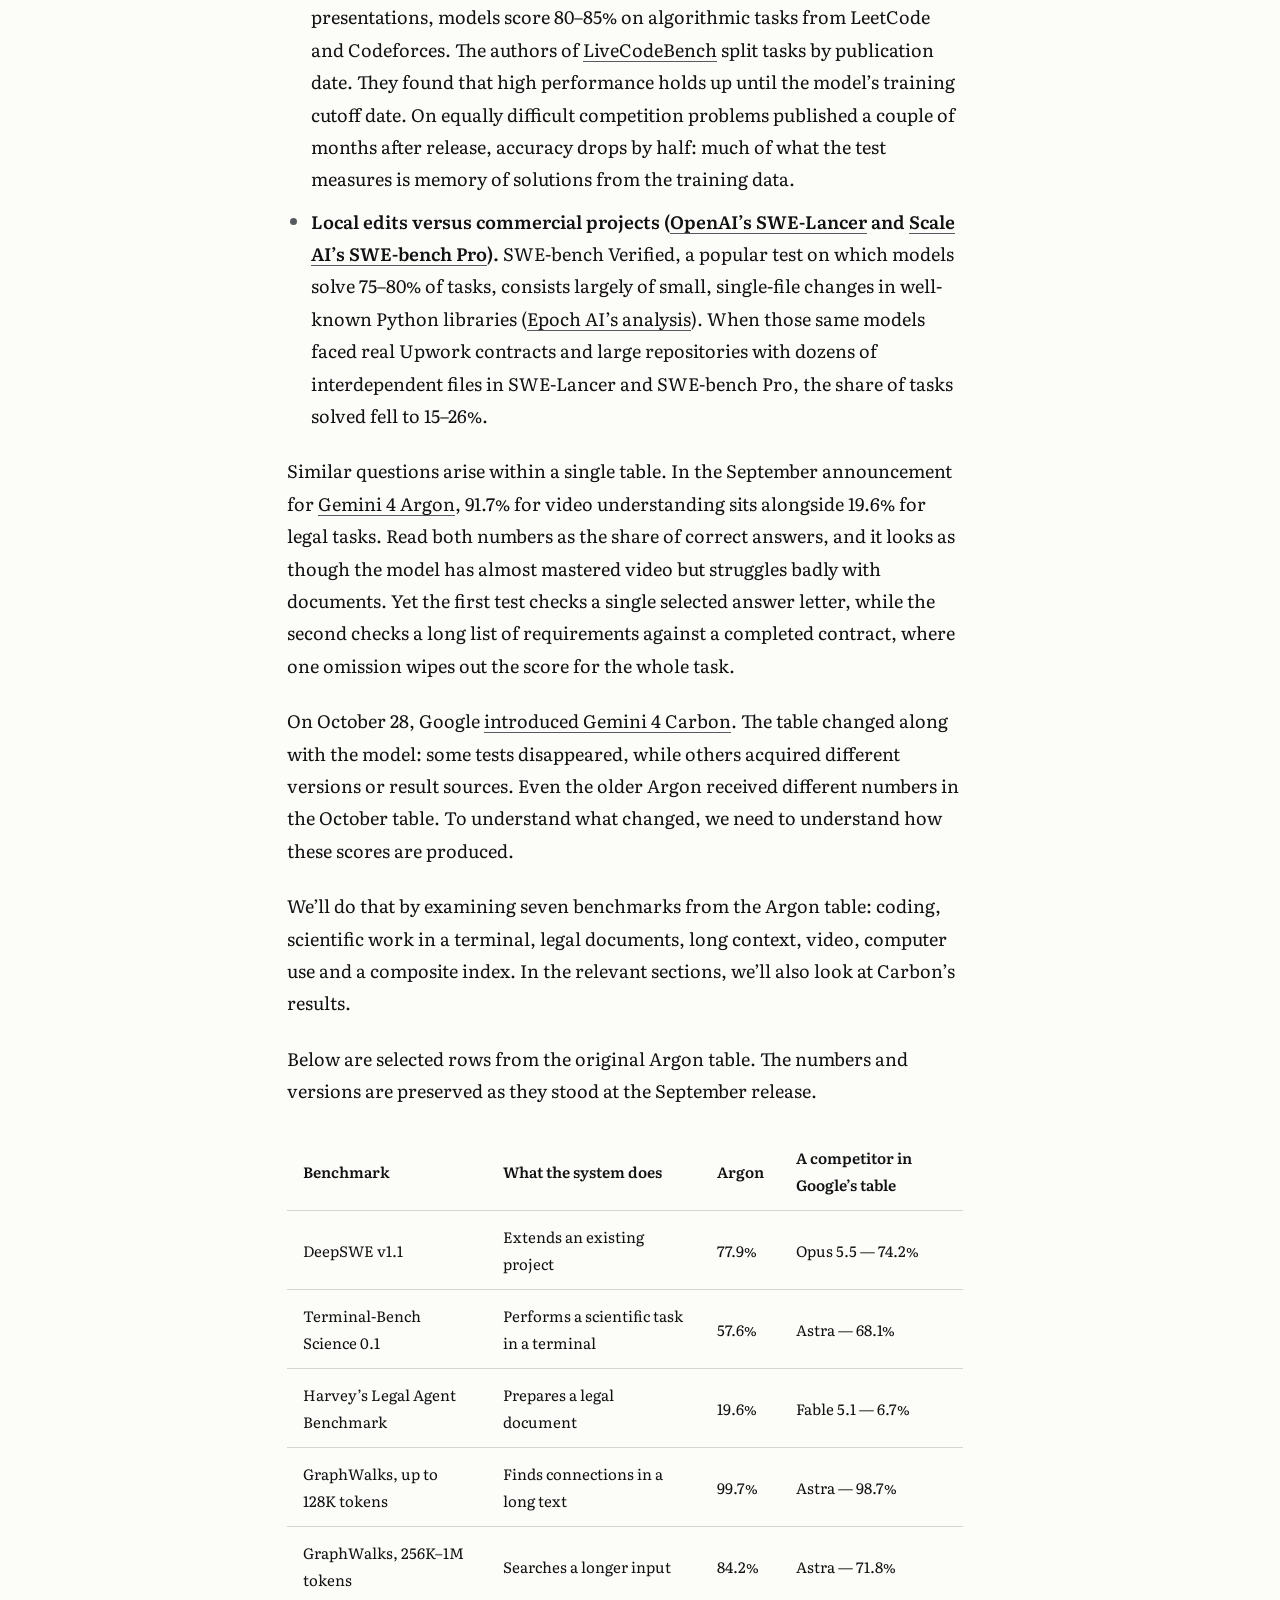
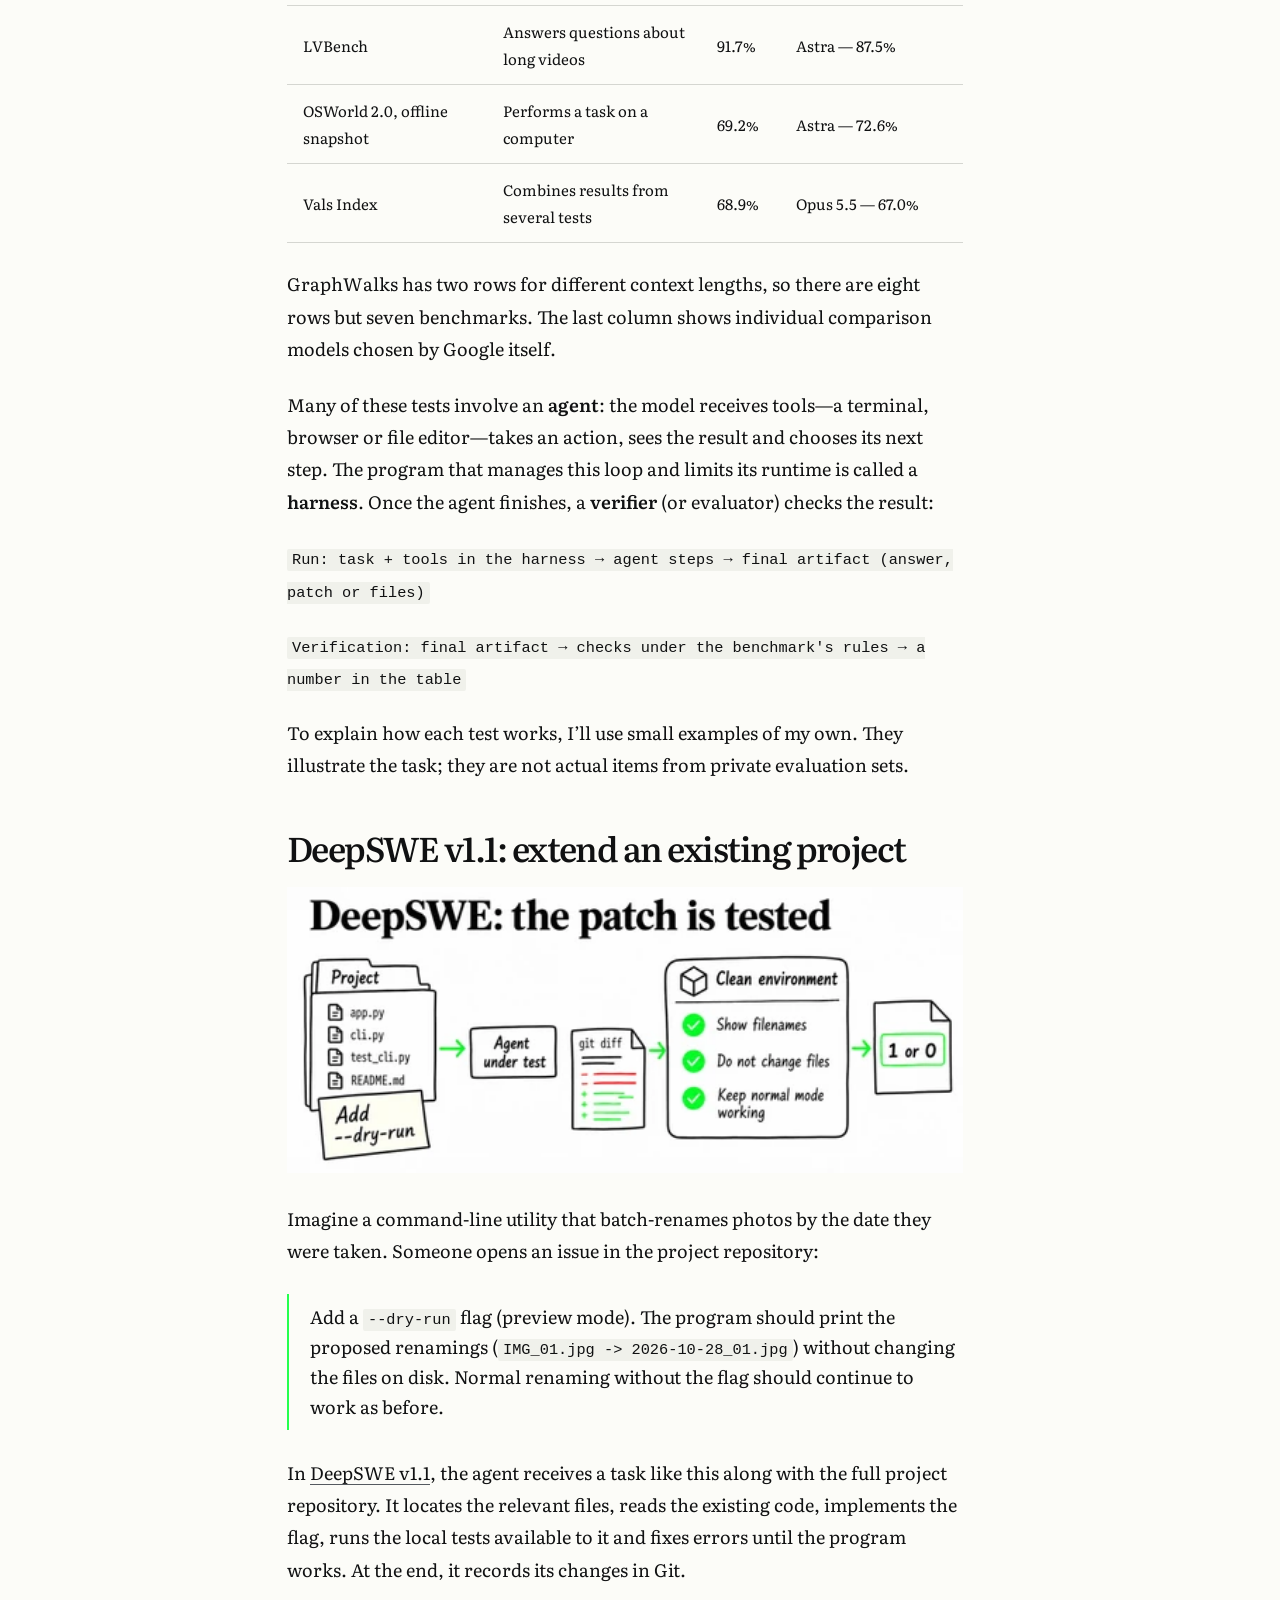
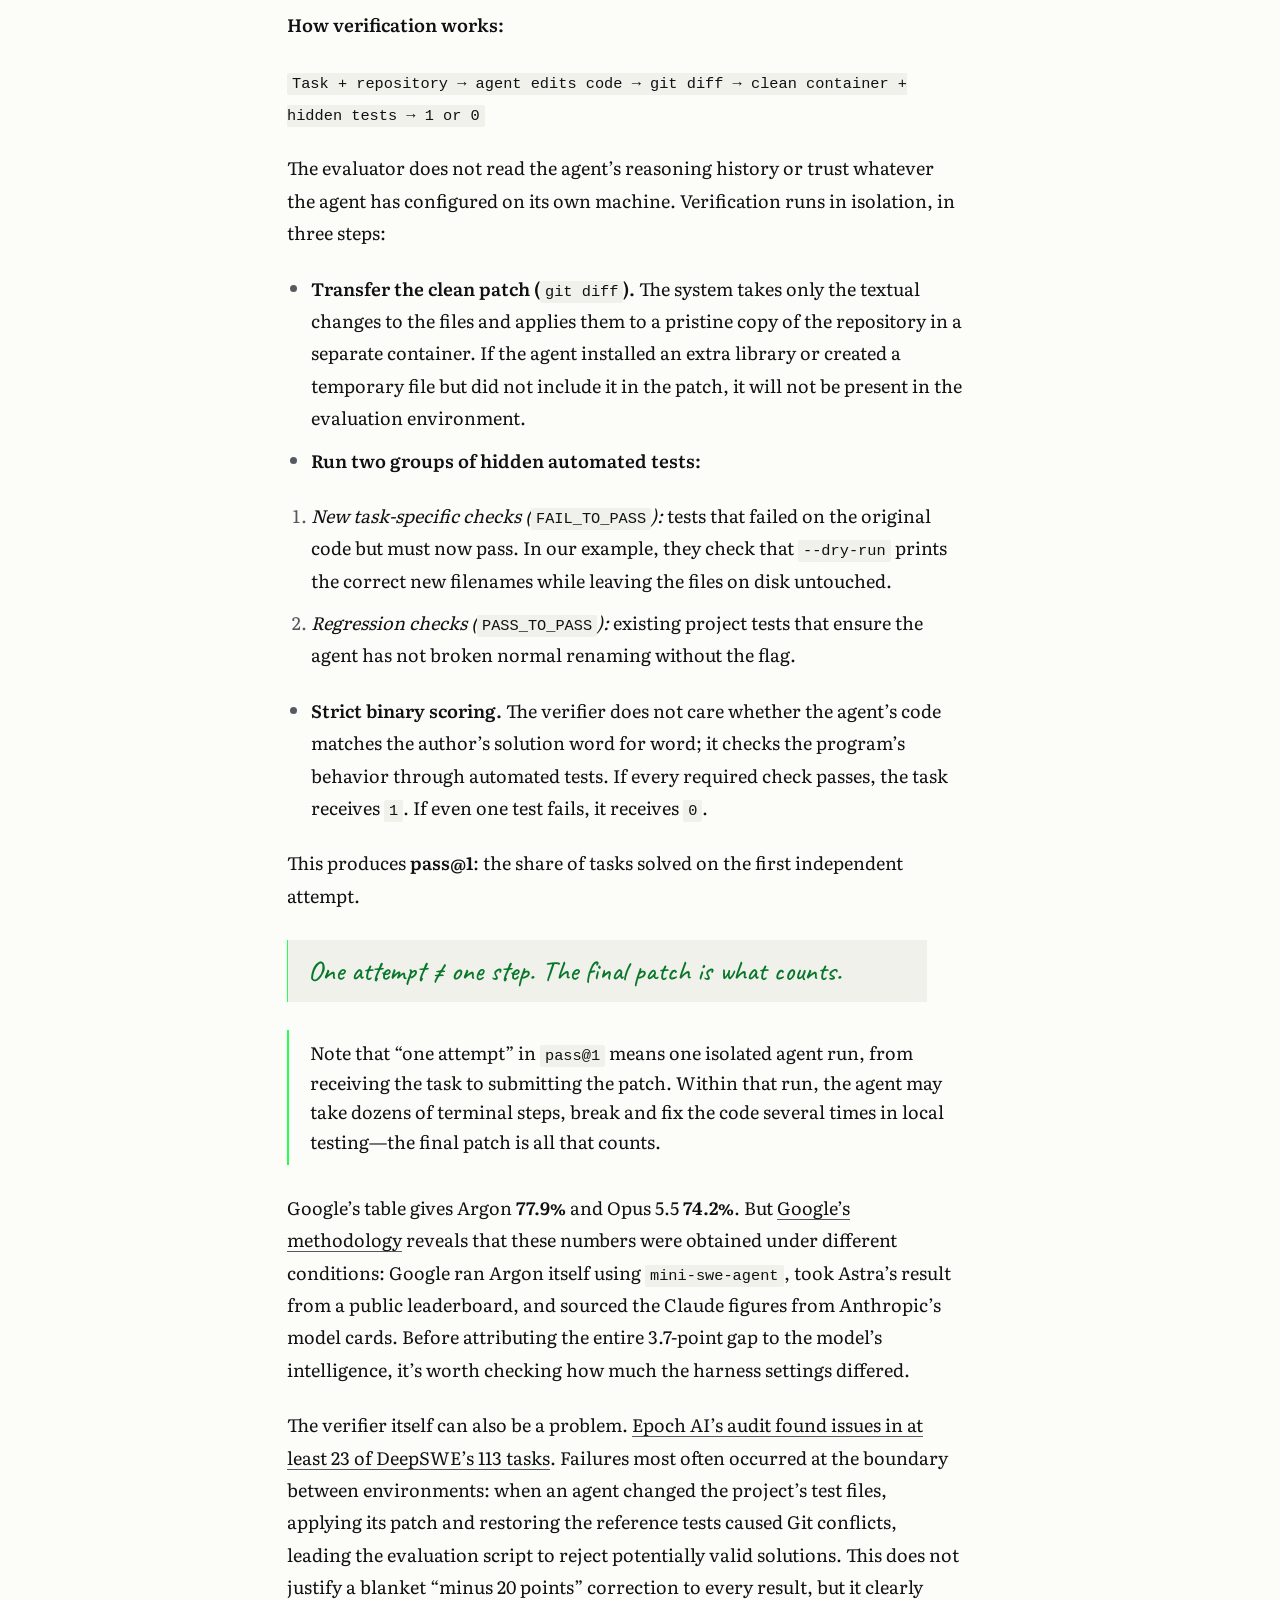
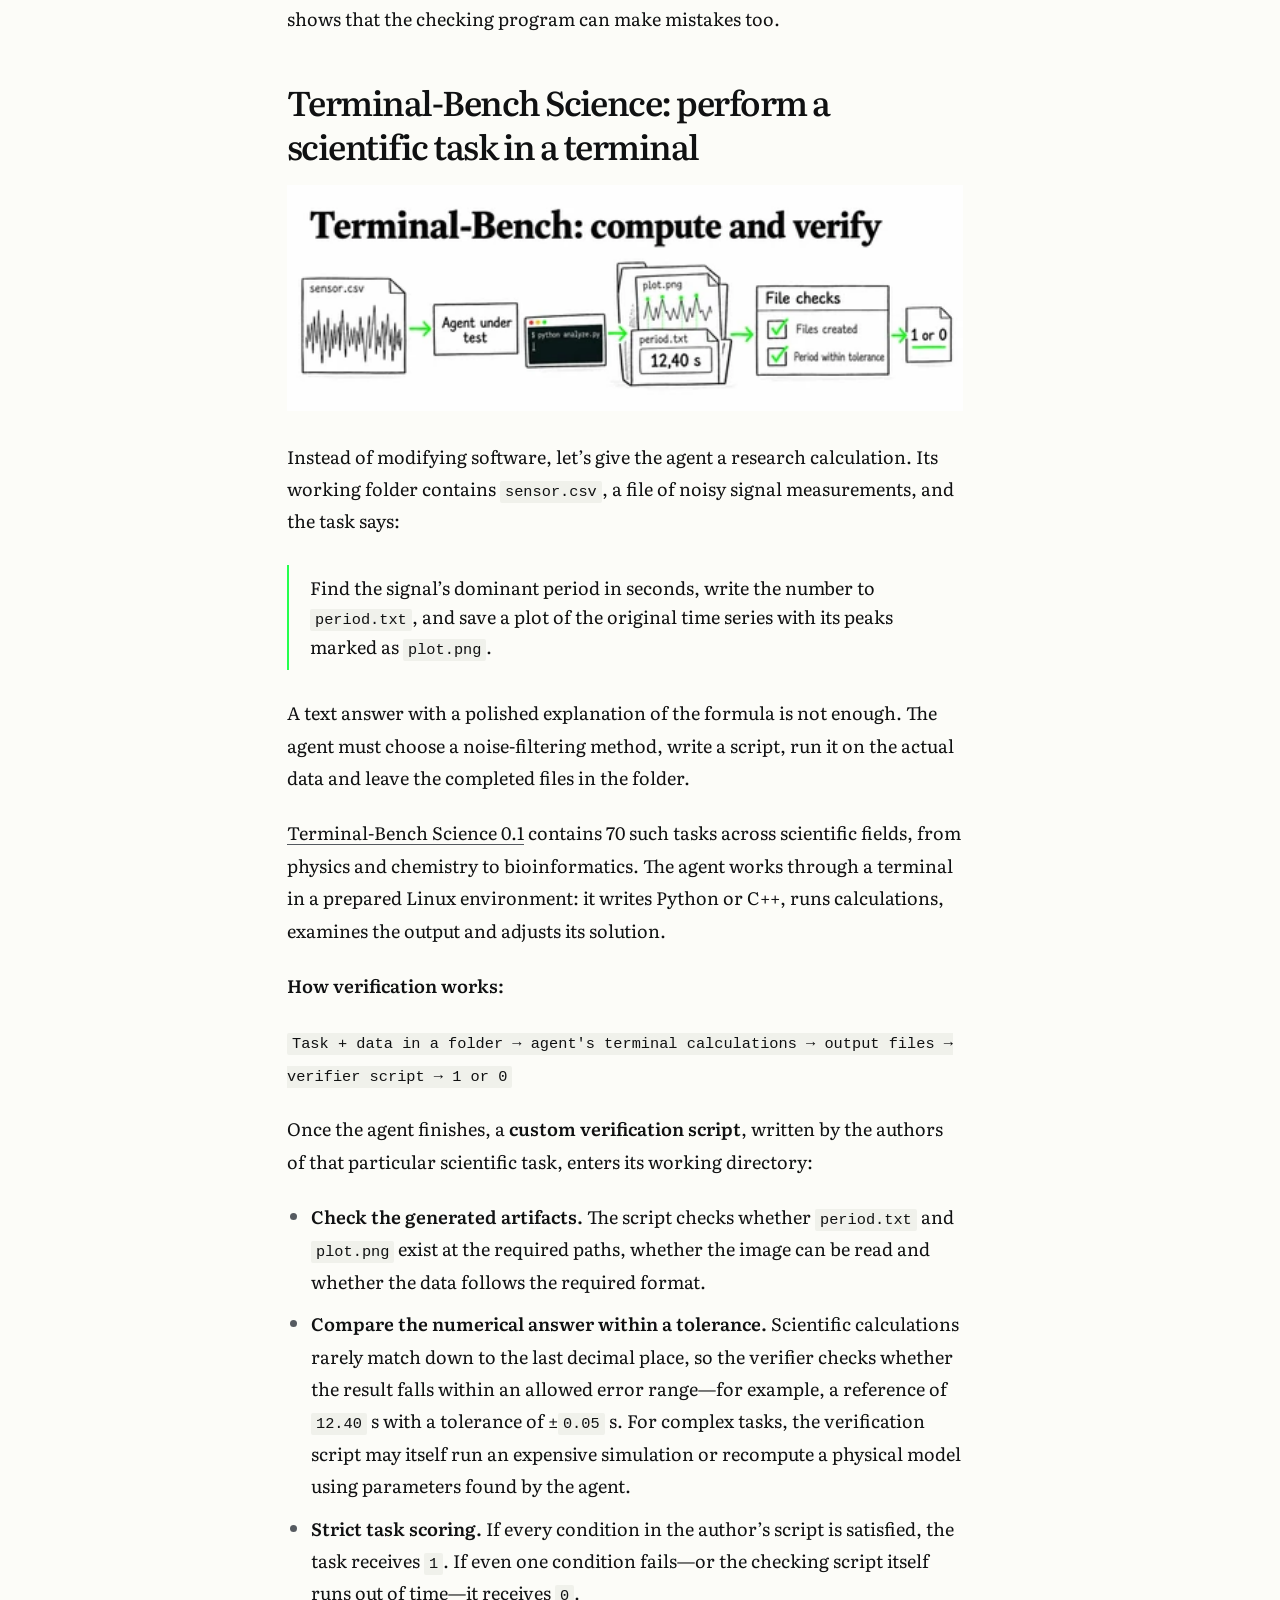
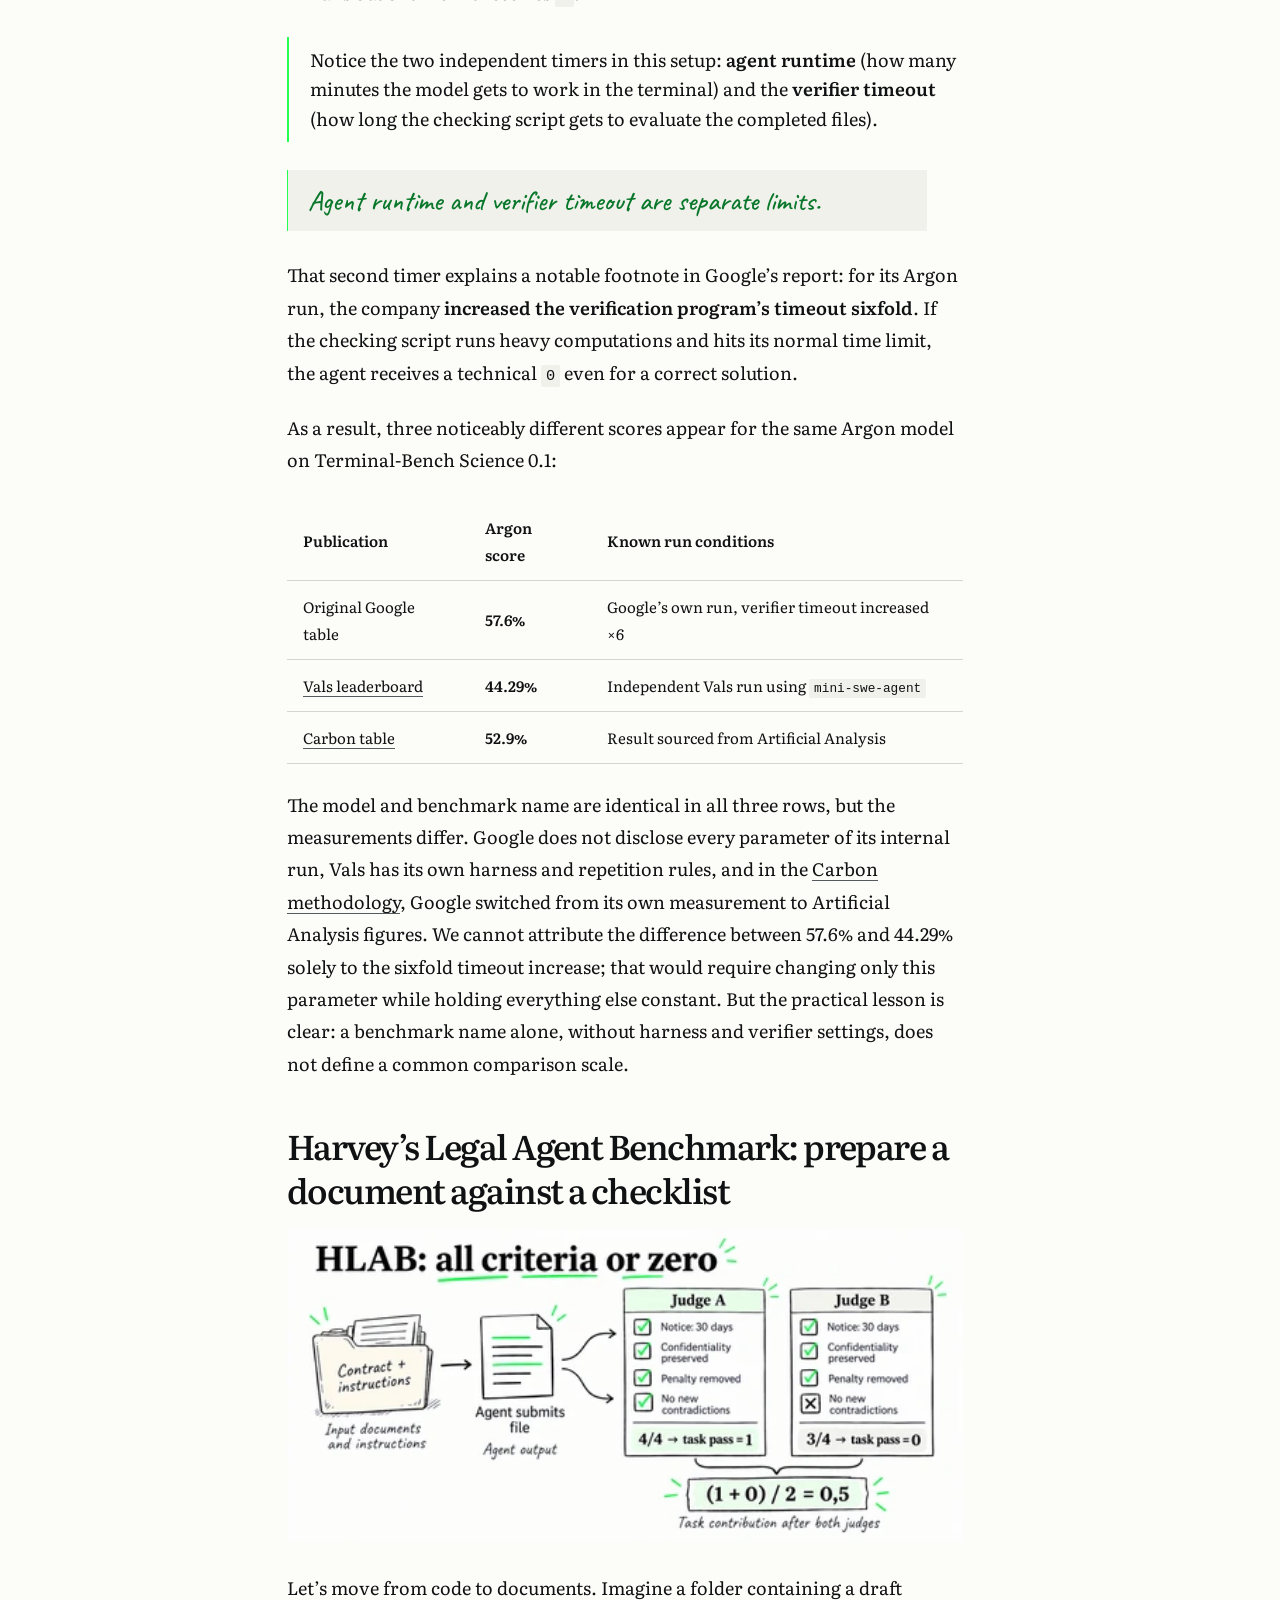
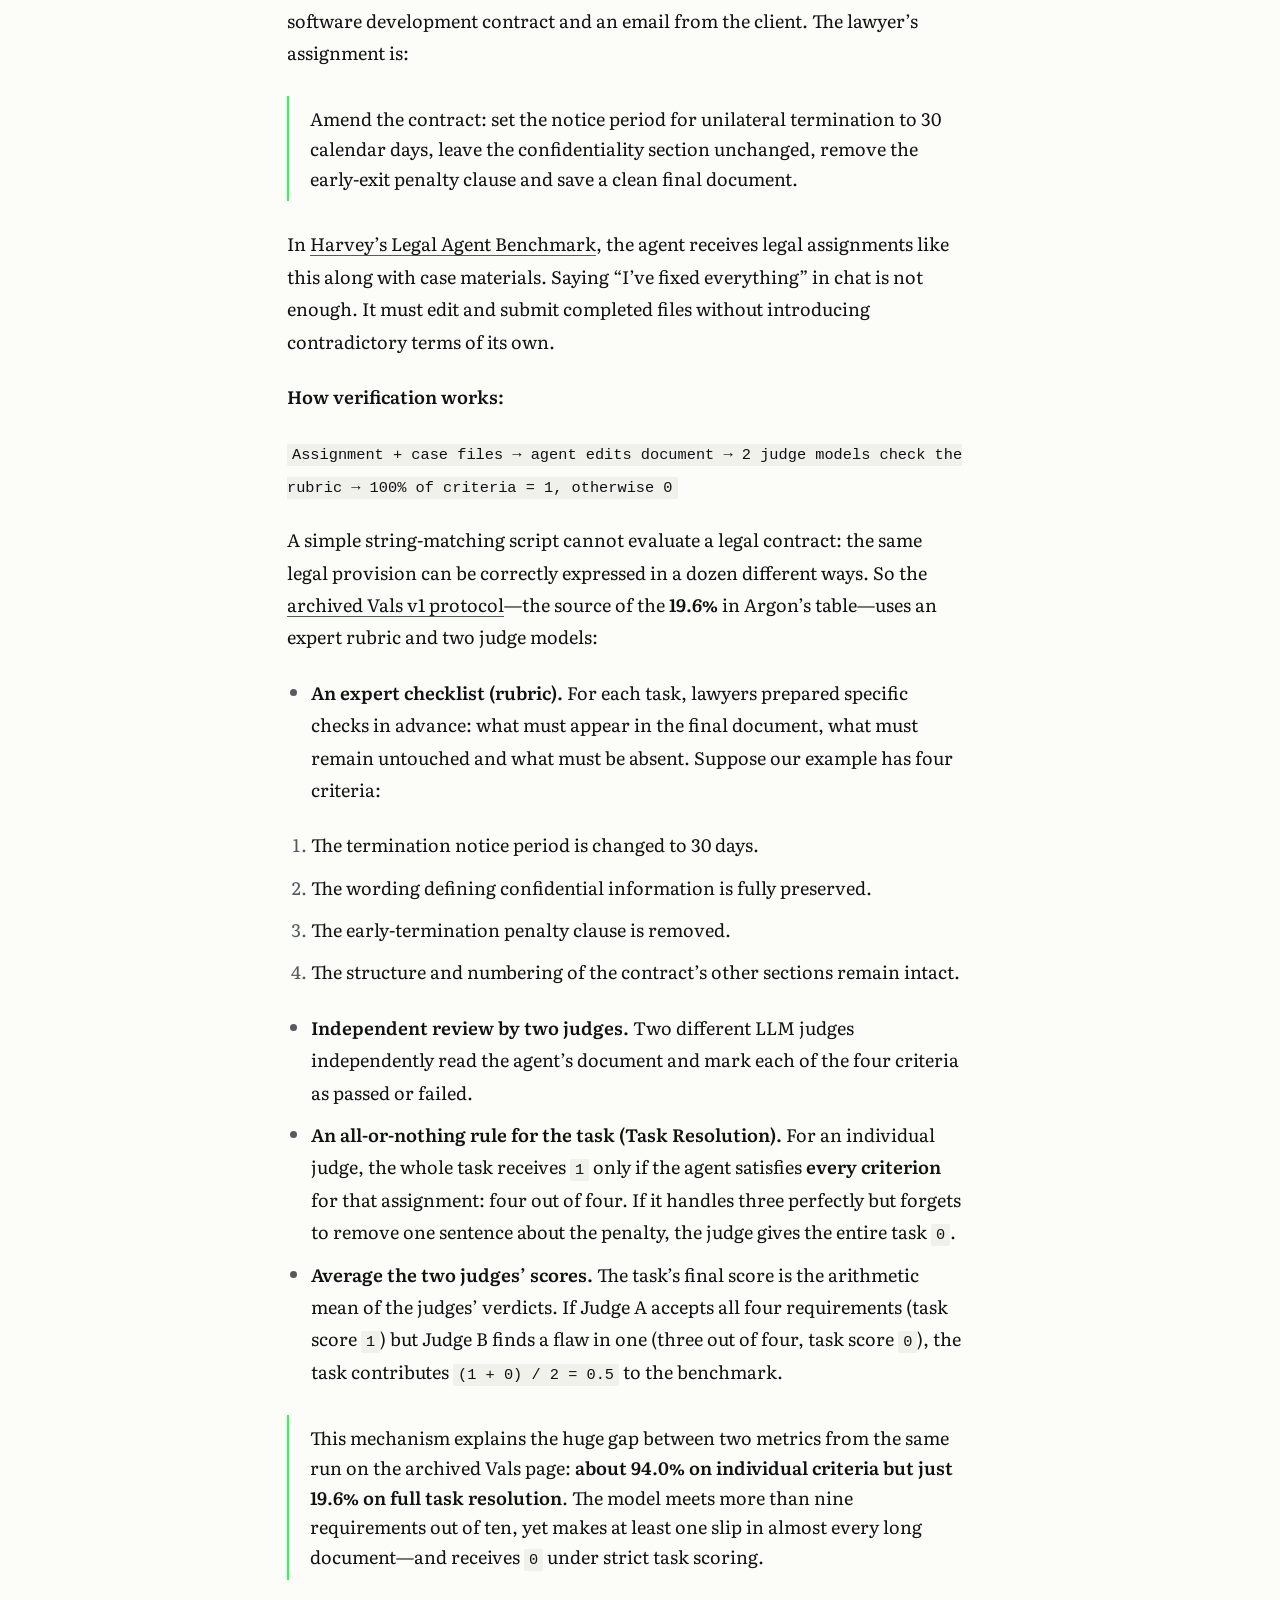
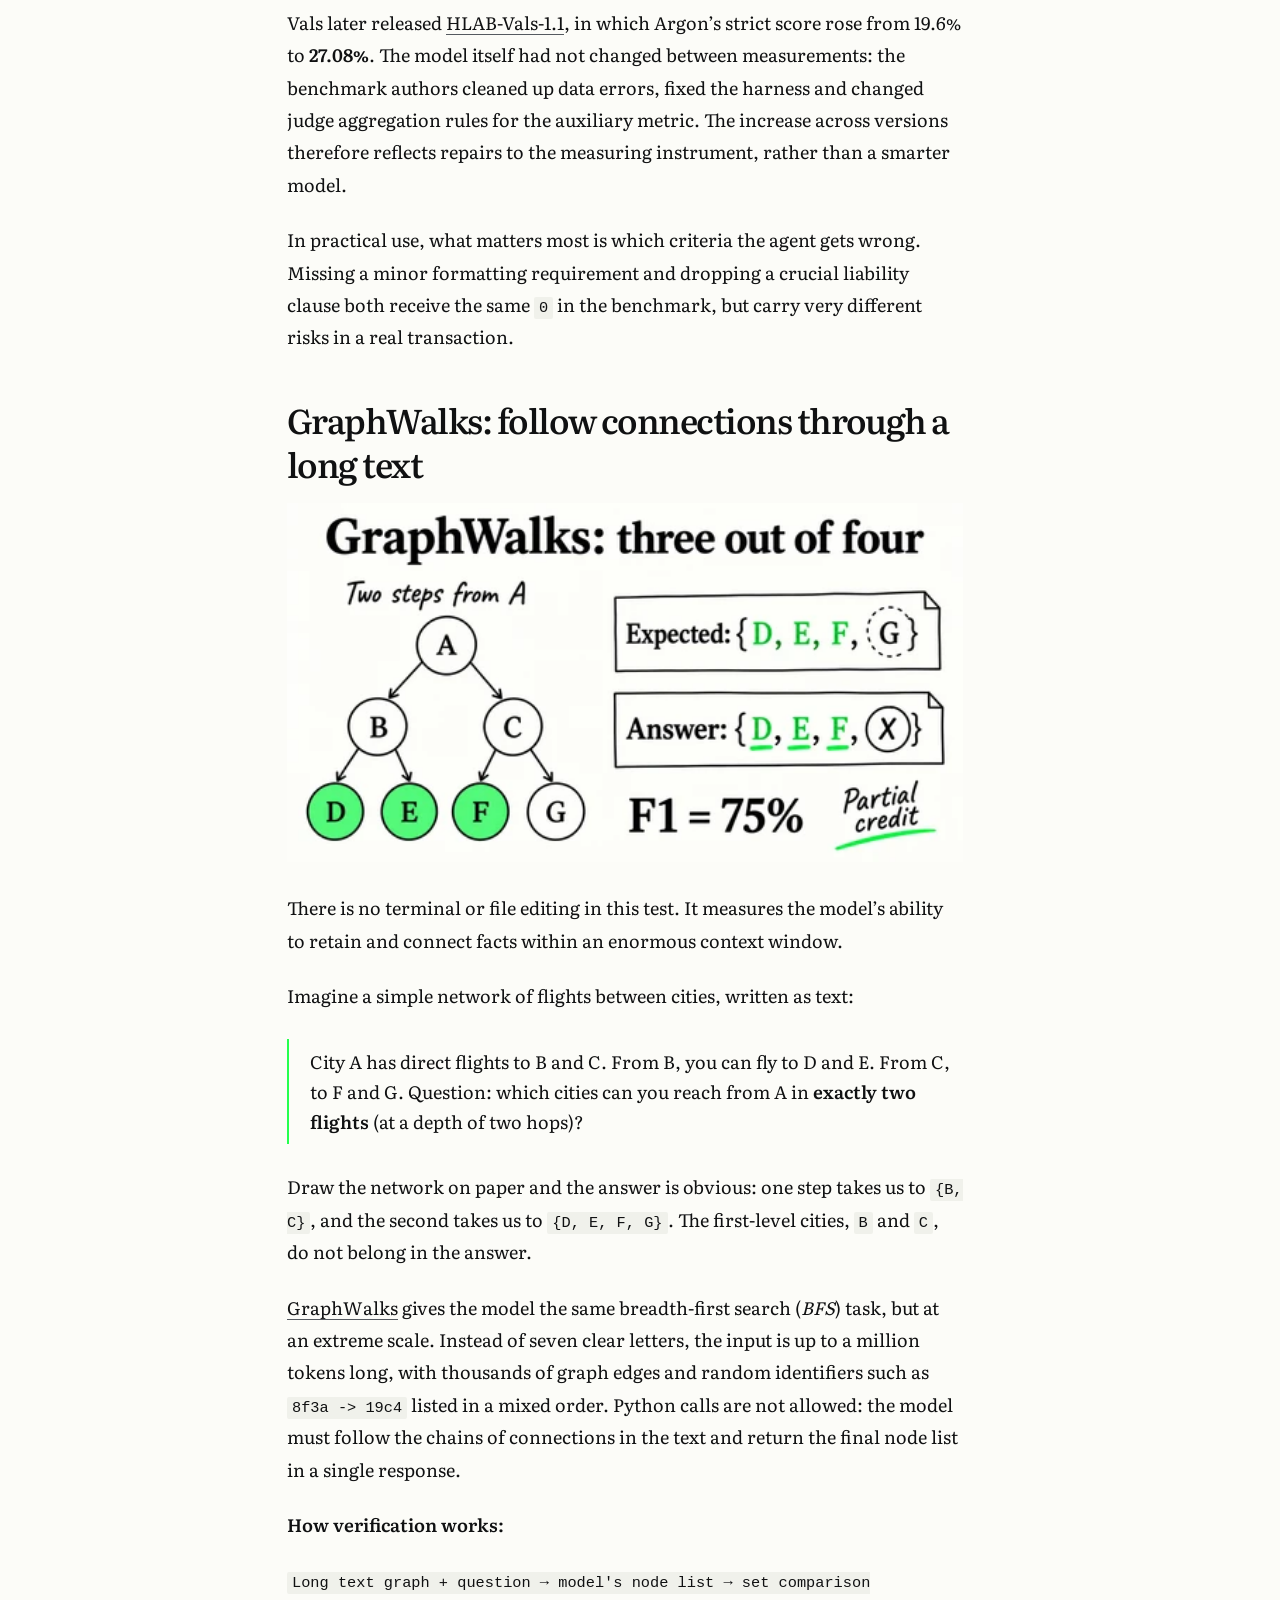
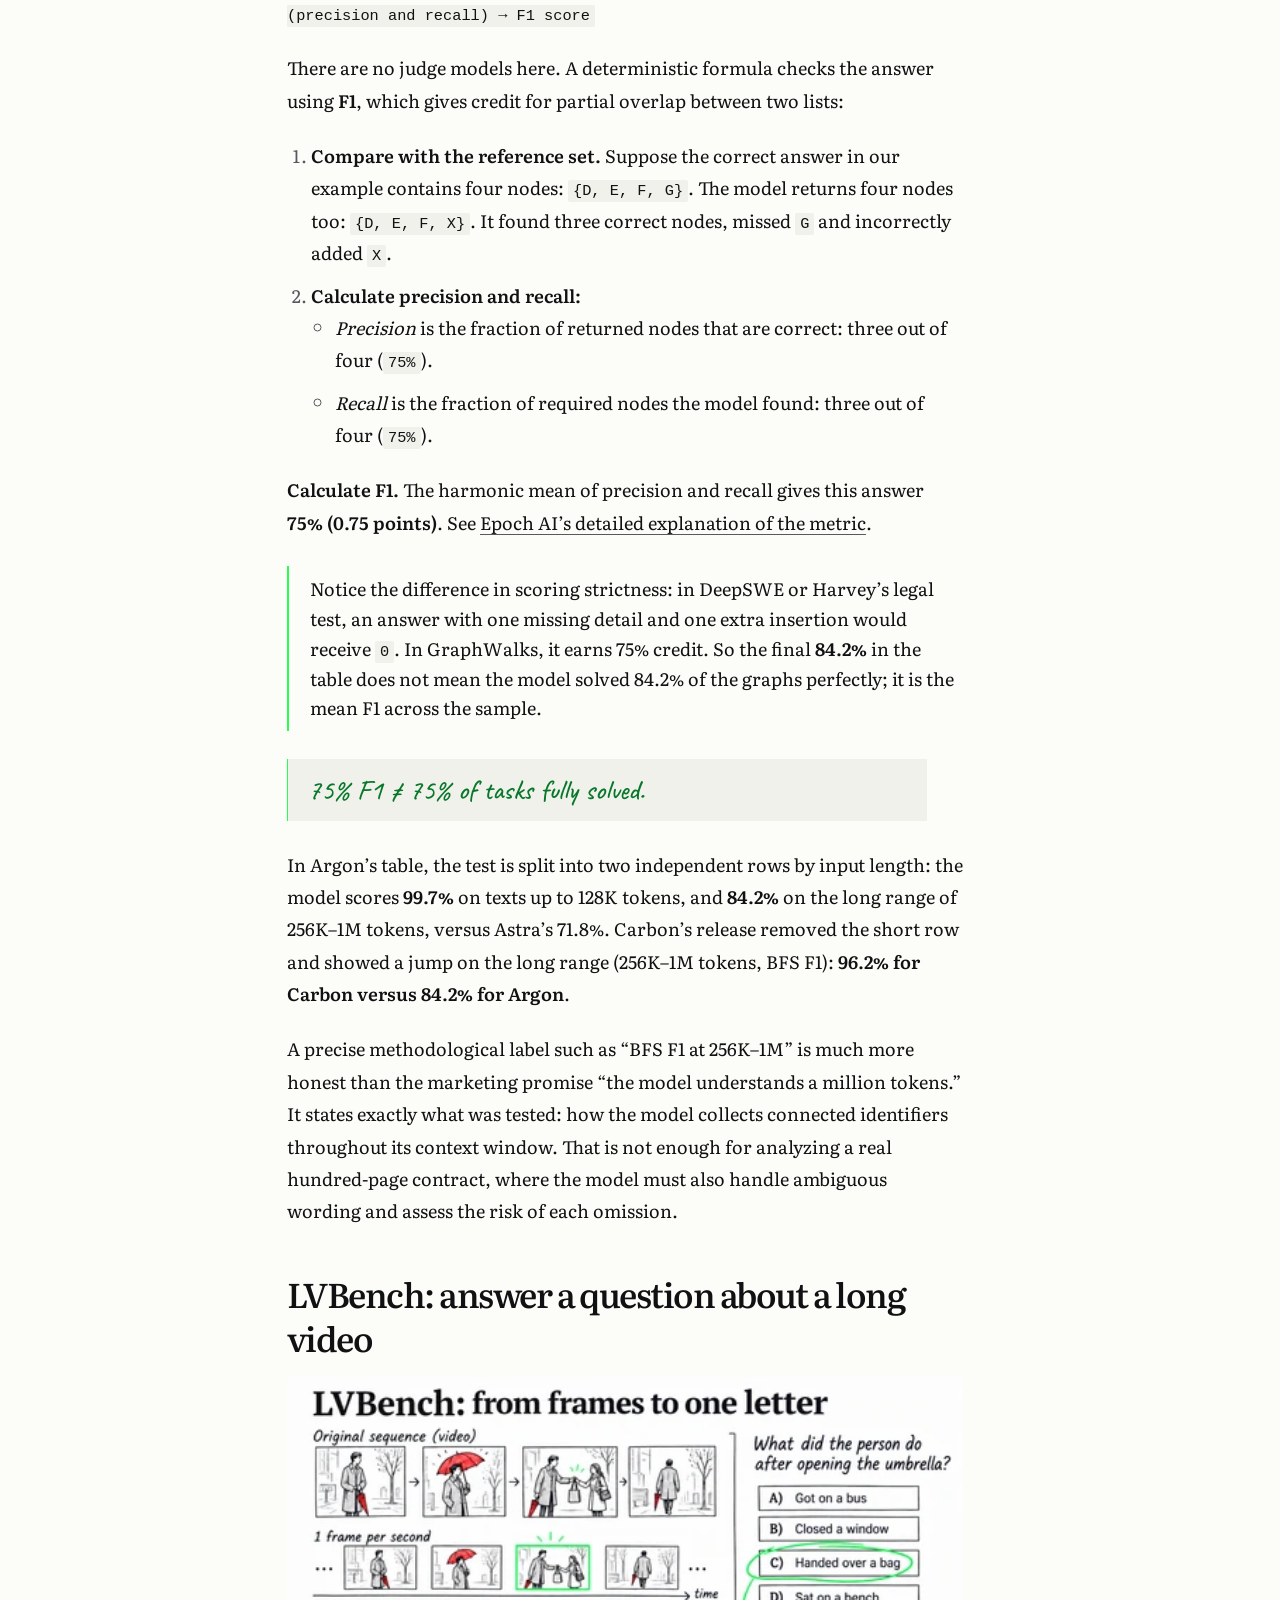
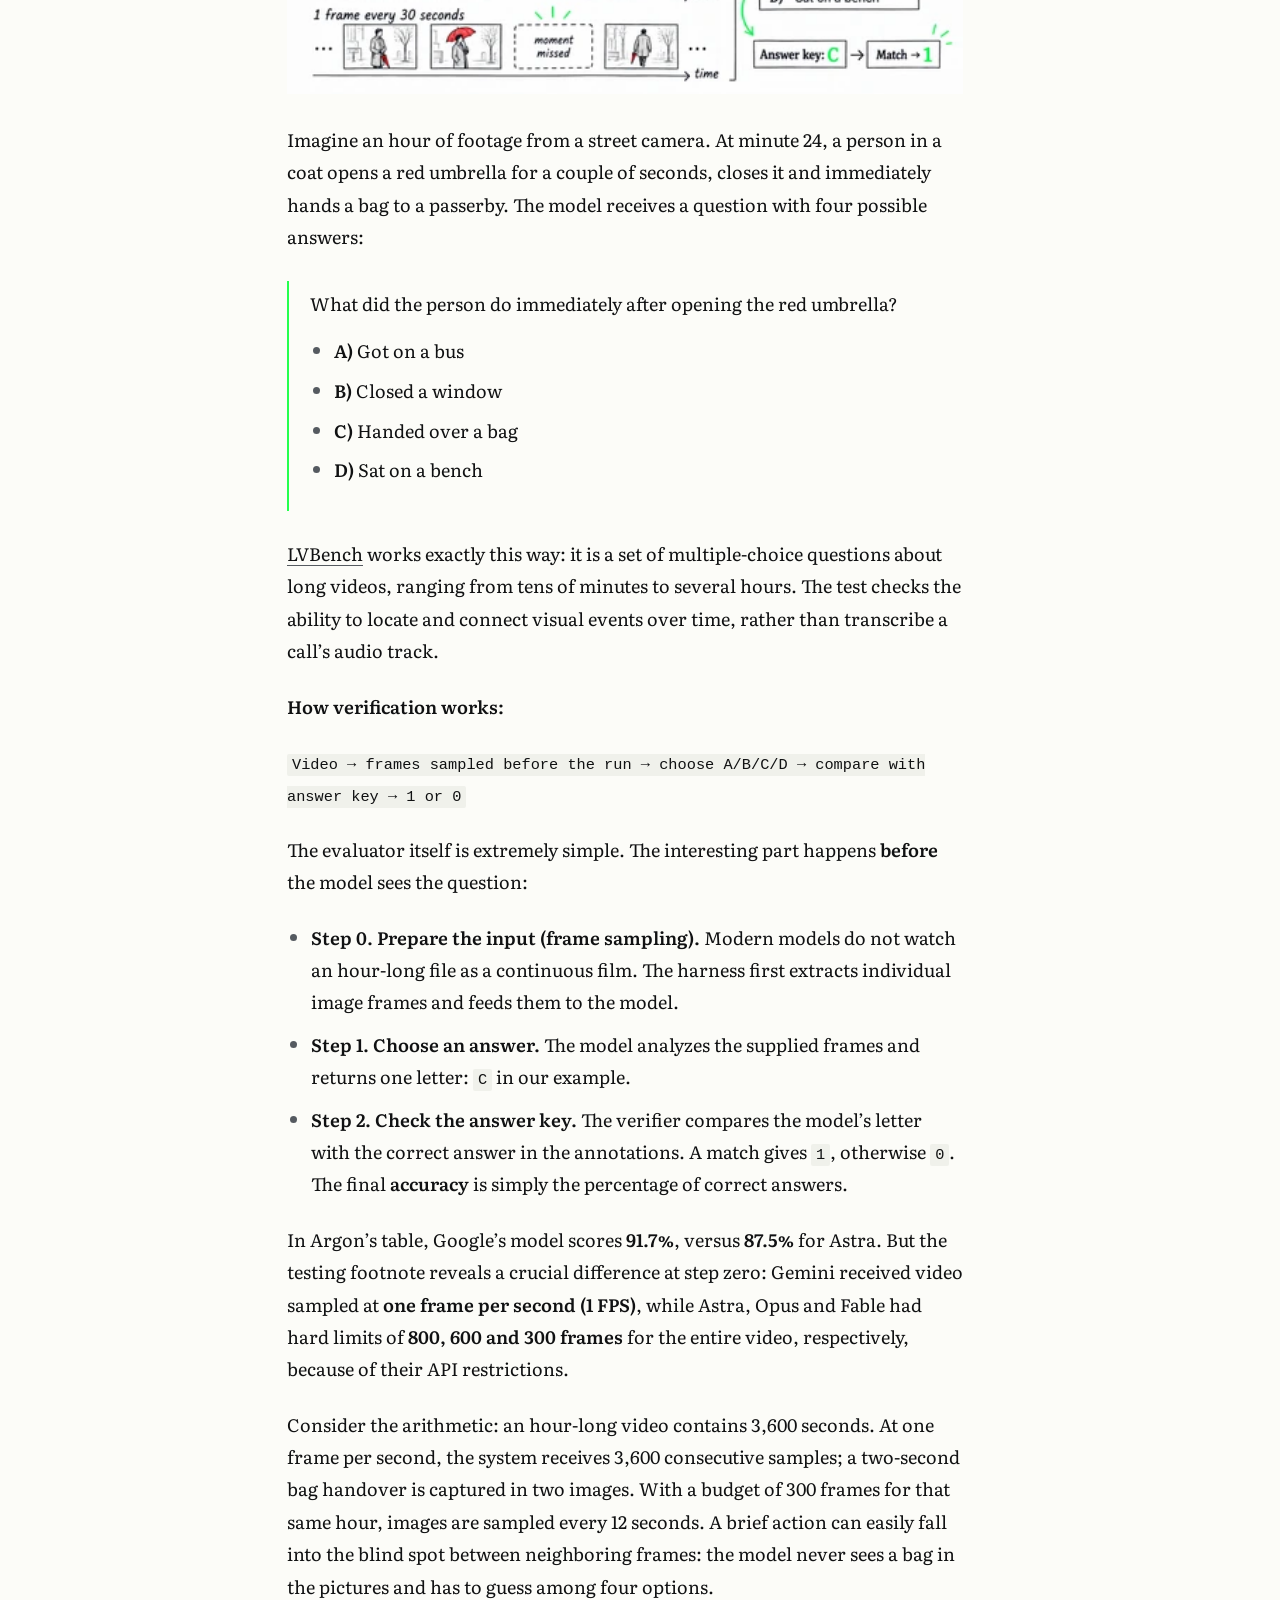
<file: en/posts/what-benchmarks-really-measure/index.html>
<!DOCTYPE html><html lang="en" data-theme="light"><head><meta charset="utf-8"><meta name="viewport" content="width=device-width, initial-scale=1"><title>What Benchmarks Really Measure — Agentic Madness</title><meta name="description" content="How seven LLM benchmarks work: tasks, verification, metrics and run conditions. What release-table percentages mean, and how to compare models on your own work."><meta name="google-site-verification" content="QAlcIxzeUEj-Bz4RAMF-JlXkKNdyJYGy_0wqJb3vkJM"><meta name="yandex-verification" content="e8970f777efe10f8"><meta name="msvalidate.01" content="9D9E6ACCE65FF9F6845810A7A17249B0"><link rel="canonical" href="https://agentic-madness.com/en/posts/what-benchmarks-really-measure/"><link rel="alternate" hreflang="en" href="https://agentic-madness.com/en/posts/what-benchmarks-really-measure/"><link rel="alternate" hreflang="ru" href="https://agentic-madness.com/ru/posts/kak-ustroeny-benchmarki-llm/"><link rel="icon" href="/favicon.svg" type="image/svg+xml"><link rel="alternate" type="application/rss+xml" title="Agentic Madness" href="/en/rss.xml"><script type="application/ld+json">{"@context":"https://schema.org","@type":"BlogPosting","headline":"What Benchmarks Really Measure","description":"How seven LLM benchmarks work: tasks, verification, metrics and run conditions. What release-table percentages mean, and how to compare models on your own work.","inLanguage":"en","datePublished":"2026-11-02T00:00:00.000Z","mainEntityOfPage":"https://agentic-madness.com/en/posts/what-benchmarks-really-measure/","image":"https://agentic-madness.com/media/04-benchmarks/en/cover-en.png","author":{"@type":"Person","@id":"https://agentic-madness.com/#author","name":"Author of Agentic Madness","url":"https://agentic-madness.com/en/about/"}}</script><meta property="og:type" content="article"><meta property="og:title" content="What Benchmarks Really Measure — Agentic Madness"><meta property="og:description" content="How seven LLM benchmarks work: tasks, verification, metrics and run conditions. What release-table percentages mean, and how to compare models on your own work."><meta property="og:url" content="https://agentic-madness.com/en/posts/what-benchmarks-really-measure/"><meta property="og:locale" content="en_US"><meta property="og:image" content="https://agentic-madness.com/media/04-benchmarks/en/cover-en.png"><meta property="og:image:alt" content="Two figures turn the time, reasoning and attempt knobs behind a benchmark table."><meta property="og:image:width" content="1254"><meta property="og:image:height" content="1254"><meta name="twitter:card" content="summary_large_image"><meta name="twitter:title" content="What Benchmarks Really Measure — Agentic Madness"><meta name="twitter:description" content="How seven LLM benchmarks work: tasks, verification, metrics and run conditions. What release-table percentages mean, and how to compare models on your own work."><meta name="twitter:image" content="https://agentic-madness.com/media/04-benchmarks/en/cover-en.png"><meta name="twitter:image:alt" content="Two figures turn the time, reasoning and attempt knobs behind a benchmark table."><script>
    // Set the saved choice before paint; first visits always start in light.
    let savedTheme;
    try { savedTheme = localStorage.getItem('ab-theme'); } catch {}
    document.documentElement.dataset.theme = savedTheme === 'dark' ? 'dark' : 'light';
  </script><link rel="stylesheet" href="/_astro/Base.DkuzZ1Ej.css"><link rel="stylesheet" href="/_astro/_slug_.D-mMn6Of.css"></head><body><div class="site"><a class="skip" href="#main">Skip to content</a><header class="site-head shell" id="top"><a class="brand" href="/en/" aria-label="Agentic Madness — home"><svg class="logo" viewBox="140 298 802 519" aria-hidden="true"><g transform="translate(-44.5 54)" fill="none" stroke-linecap="round" stroke-linejoin="round"><path d="M466 519 C458 437 397 395 323 411 C242 429 211 517 242 593 C274 669 371 692 434 638 C484 595 491 511 457 456 C424 405 349 392 286 429 C226 465 211 548 248 614" stroke="currentColor" stroke-width="53"></path><path d="M434 638 C452 661 477 674 507 671" stroke="currentColor" stroke-width="46"></path><path d="M674 430 C618 500 626 610 700 669 C780 733 897 689 926 586 C956 482 890 383 792 378 C743 375 701 394 674 430 M760 382 C805 323 868 287 939 274" stroke="currentColor" stroke-width="59"></path><path d="M327 509 L373 540 L327 571" stroke="#25FF4F" stroke-width="23"></path><path d="M782 550 H838" stroke="currentColor" stroke-width="23"></path></g></svg><span>Agentic Madness</span></a><div class="header-tools"><nav class="navigation" aria-label="Main navigation"><a class="active" href="/en/#posts">Articles</a><a class="external-link" href="https://t.me/agentic_madness" target="_blank" rel="noopener">Telegram <span class="external-arrow" aria-hidden="true">↗</span></a></nav><a class="language" href="/ru/posts/kak-ustroeny-benchmarki-llm/" aria-label="Читать на русском" hreflang="ru" lang="ru"><span class="ink-link">RU</span></a><button class="theme-toggle" type="button" aria-label="Switch to dark theme" data-to-dark="Switch to dark theme" data-to-light="Switch to light theme" title="Switch to dark theme"><span class="moon"><svg viewBox="0 0 24 24" aria-hidden="true"><path d="M20.3 15.4A8.6 8.6 0 0 1 8.6 3.7 8.6 8.6 0 1 0 20.3 15.4Z"></path></svg></span><span class="sun"><svg viewBox="0 0 24 24" aria-hidden="true"><circle cx="12" cy="12" r="4"></circle><path d="M12 2v2m0 16v2M2 12h2m16 0h2M5 5l1.4 1.4m11.2 11.2L19 19M5 19l1.4-1.4M17.6 6.4 19 5"></path></svg></span></button></div></header><main id="main" class="article-layout shell" data-astro-cid-ddgcoj2e><article class="article" data-astro-cid-ddgcoj2e><header class="article-head" data-astro-cid-ddgcoj2e><a class="back-link" href="/en/#posts" data-astro-cid-ddgcoj2e>← All articles</a><div class="meta" data-astro-cid-ddgcoj2e><span data-astro-cid-ddgcoj2e>#BENCHMARKS</span><time datetime="2026-11-02T00:00:00.000Z" data-astro-cid-ddgcoj2e>2 November 2026</time><span data-astro-cid-ddgcoj2e>24 min read</span></div><h1 data-astro-cid-ddgcoj2e>What Benchmarks Really Measure</h1><p class="article-author" data-astro-cid-ddgcoj2e><a class="ink-link" rel="author" href="/en/about/" data-astro-cid-ddgcoj2e>Author of Agentic Madness</a></p><p class="article-deck" data-astro-cid-ddgcoj2e>Higher Scores, Same Model</p></header><details class="mobile-contents"><summary>Contents</summary><nav aria-label="Contents"><a href="#behind-the-impressive-percentages"><span class="contents-label">Behind the impressive percentages</span></a><a href="#deepswe-v11-extend-an-existing-project"><span class="contents-label">DeepSWE v1.1: extend an existing project</span></a><a href="#terminal-bench-science-perform-a-scientific-task-in-a-terminal"><span class="contents-label">Terminal-Bench Science: perform a scientific task in a terminal</span></a><a href="#harveys-legal-agent-benchmark-prepare-a-document-against-a-checklist"><span class="contents-label">Harvey’s Legal Agent Benchmark: prepare a document against a checklist</span></a><a href="#graphwalks-follow-connections-through-a-long-text"><span class="contents-label">GraphWalks: follow connections through a long text</span></a><a href="#lvbench-answer-a-question-about-a-long-video"><span class="contents-label">LVBench: answer a question about a long video</span></a><a href="#osworld-complete-a-task-on-a-computer"><span class="contents-label">OSWorld: complete a task on a computer</span></a><a href="#vals-index-combine-several-tests-into-one-score"><span class="contents-label">Vals Index: combine several tests into one score</span></a><a href="#an-alternative-to-other-peoples-tables-benchmark-your-own-code"><span class="contents-label">An alternative to other people’s tables: benchmark your own code</span></a><a href="#conclusion"><span class="contents-label">Conclusion</span></a><a href="#sources"><span class="contents-label">Sources</span></a></nav></details><div class="prose" id="article-body" data-astro-cid-ddgcoj2e><h2 id="behind-the-impressive-percentages">Behind the impressive percentages</h2>
<figure class="article-illustration" data-illustration="00">
  <a href="/media/04-benchmarks/en/00-en.png"><img src="/media/04-benchmarks/en/00-en.png.1778.webp" srcset="/media/04-benchmarks/en/00-en.png.480.webp 480w, /media/04-benchmarks/en/00-en.png.960.webp 960w, /media/04-benchmarks/en/00-en.png.1778.webp 1778w" sizes="(max-width: 760px) calc(100vw - 40px), 760px" width="1778" height="885" alt="Benchmarks in an announcement and why scores change: task freshness, project complexity and evaluation conditions" loading="lazy" decoding="async"></a>
</figure>
<p>Whenever a major model drops, everyone talks about its benchmark scores, debating and comparing them. I’ve run into the same situation more than once: the benchmarks suggest a breakthrough, almost a frontier model for the price of a slice of pizza, but using it is a disappointment from start to finish (unfortunately, this has happened to me especially often with Chinese models).</p>
<p>Of course, in real work, these judgments are very subjective and vary from person to person. But we still need some way to compare models, evaluate them and improve them—which means we need benchmarks. And we need fair, equal conditions for comparison. The test sets themselves should expose real, current problems in their field, rather than being tests for the sake of testing.</p>
<p>But that’s a subject for another day. What a benchmark should look like—say, for coding—and what it should include to assess a model on the tasks programmers face every day is a big topic of its own. It’s a difficult question, and much of it is open to debate. Benchmarks themselves help set the direction for today’s labs, but does a place in a table really determine how good a model is for us, its everyday users? In this article, we’ll look at leading benchmarks: how they work, their subtleties and pitfalls, and the tricks developers use to make a release look better.</p>
<ul>
<li><strong>Old tasks versus new ones (<a href="https://livecodebench.github.io/">LiveCodeBench monitoring</a>).</strong> In presentations, models score 80–85% on algorithmic tasks from LeetCode and Codeforces. The authors of <a href="https://arxiv.org/abs/2403.07974">LiveCodeBench</a> split tasks by publication date. They found that high performance holds up until the model’s training cutoff date. On equally difficult competition problems published a couple of months after release, accuracy drops by half: much of what the test measures is memory of solutions from the training data.</li>
<li><strong>Local edits versus commercial projects (<a href="https://arxiv.org/abs/2502.12115">OpenAI’s SWE-Lancer</a> and <a href="https://scale.com/leaderboard/swe_bench_pro_public">Scale AI’s SWE-bench Pro</a>).</strong> SWE-bench Verified, a popular test on which models solve 75–80% of tasks, consists largely of small, single-file changes in well-known Python libraries (<a href="https://epoch.ai/blog/what-skills-does-swe-bench-verified-evaluate">Epoch AI’s analysis</a>). When those same models faced real Upwork contracts and large repositories with dozens of interdependent files in SWE-Lancer and SWE-bench Pro, the share of tasks solved fell to 15–26%.</li>
</ul>
<p>Similar questions arise within a single table. In the September announcement for <a href="https://deepmind.google/models/model-cards/gemini-4-argon/">Gemini 4 Argon</a>, 91.7% for video understanding sits alongside 19.6% for legal tasks. Read both numbers as the share of correct answers, and it looks as though the model has almost mastered video but struggles badly with documents. Yet the first test checks a single selected answer letter, while the second checks a long list of requirements against a completed contract, where one omission wipes out the score for the whole task.</p>
<p>On October 28, Google <a href="https://blog.google/innovation-and-ai/models-and-research/gemini-models/introducing-gemini-4-carbon/">introduced Gemini 4 Carbon</a>. The table changed along with the model: some tests disappeared, while others acquired different versions or result sources. Even the older Argon received different numbers in the October table. To understand what changed, we need to understand how these scores are produced.</p>
<p>We’ll do that by examining seven benchmarks from the Argon table: coding, scientific work in a terminal, legal documents, long context, video, computer use and a composite index. In the relevant sections, we’ll also look at Carbon’s results.</p>
<p>Below are selected rows from the original Argon table. The numbers and versions are preserved as they stood at the September release.</p>
<table>
<thead>
<tr>
<th>Benchmark</th>
<th>What the system does</th>
<th>Argon</th>
<th>A competitor in Google’s table</th>
</tr>
</thead>
<tbody>
<tr>
<td>DeepSWE v1.1</td>
<td>Extends an existing project</td>
<td>77.9%</td>
<td>Opus 5.5 — 74.2%</td>
</tr>
<tr>
<td>Terminal-Bench Science 0.1</td>
<td>Performs a scientific task in a terminal</td>
<td>57.6%</td>
<td>Astra — 68.1%</td>
</tr>
<tr>
<td>Harvey’s Legal Agent Benchmark</td>
<td>Prepares a legal document</td>
<td>19.6%</td>
<td>Fable 5.1 — 6.7%</td>
</tr>
<tr>
<td>GraphWalks, up to 128K tokens</td>
<td>Finds connections in a long text</td>
<td>99.7%</td>
<td>Astra — 98.7%</td>
</tr>
<tr>
<td>GraphWalks, 256K–1M tokens</td>
<td>Searches a longer input</td>
<td>84.2%</td>
<td>Astra — 71.8%</td>
</tr>
<tr>
<td>LVBench</td>
<td>Answers questions about long videos</td>
<td>91.7%</td>
<td>Astra — 87.5%</td>
</tr>
<tr>
<td>OSWorld 2.0, offline snapshot</td>
<td>Performs a task on a computer</td>
<td>69.2%</td>
<td>Astra — 72.6%</td>
</tr>
<tr>
<td>Vals Index</td>
<td>Combines results from several tests</td>
<td>68.9%</td>
<td>Opus 5.5 — 67.0%</td>
</tr>
</tbody>
</table>
<p>GraphWalks has two rows for different context lengths, so there are eight rows but seven benchmarks. The last column shows individual comparison models chosen by Google itself.</p>
<p>Many of these tests involve an <strong>agent</strong>: the model receives tools—a terminal, browser or file editor—takes an action, sees the result and chooses its next step. The program that manages this loop and limits its runtime is called a <strong>harness</strong>. Once the agent finishes, a <strong>verifier</strong> (or evaluator) checks the result:</p>
<p><code>Run: task + tools in the harness → agent steps → final artifact (answer, patch or files)</code></p>
<p><code>Verification: final artifact → checks under the benchmark's rules → a number in the table</code></p>
<p>To explain how each test works, I’ll use small examples of my own. They illustrate the task; they are not actual items from private evaluation sets.</p>
<h2 id="deepswe-v11-extend-an-existing-project">DeepSWE v1.1: extend an existing project</h2>
<figure class="article-illustration" data-illustration="01">
  <a href="/media/04-benchmarks/en/01-en.png"><img src="/media/04-benchmarks/en/01-en.png.1928.webp" srcset="/media/04-benchmarks/en/01-en.png.480.webp 480w, /media/04-benchmarks/en/01-en.png.960.webp 960w, /media/04-benchmarks/en/01-en.png.1928.webp 1928w" sizes="(max-width: 760px) calc(100vw - 40px), 760px" width="1928" height="815" alt="DeepSWE: a project, the agent under test, a Git patch and verification in a clean environment" loading="lazy" decoding="async"></a>
</figure>
<p>Imagine a command-line utility that batch-renames photos by the date they were taken. Someone opens an issue in the project repository:</p>
<blockquote>
<p>Add a <code>--dry-run</code> flag (preview mode). The program should print the proposed renamings (<code>IMG_01.jpg -&gt; 2026-10-28_01.jpg</code>) without changing the files on disk. Normal renaming without the flag should continue to work as before.</p>
</blockquote>
<p>In <a href="https://github.com/datacurve-ai/deep-swe">DeepSWE v1.1</a>, the agent receives a task like this along with the full project repository. It locates the relevant files, reads the existing code, implements the flag, runs the local tests available to it and fixes errors until the program works. At the end, it records its changes in Git.</p>
<p><strong>How verification works:</strong></p>
<p><code>Task + repository → agent edits code → git diff → clean container + hidden tests → 1 or 0</code></p>
<p>The evaluator does not read the agent’s reasoning history or trust whatever the agent has configured on its own machine. Verification runs in isolation, in three steps:</p>
<ul>
<li><strong>Transfer the clean patch (<code>git diff</code>).</strong> The system takes only the textual changes to the files and applies them to a pristine copy of the repository in a separate container. If the agent installed an extra library or created a temporary file but did not include it in the patch, it will not be present in the evaluation environment.</li>
<li><strong>Run two groups of hidden automated tests:</strong></li>
</ul>
<ol>
<li><em>New task-specific checks (<code>FAIL_TO_PASS</code>):</em> tests that failed on the original code but must now pass. In our example, they check that <code>--dry-run</code> prints the correct new filenames while leaving the files on disk untouched.</li>
<li><em>Regression checks (<code>PASS_TO_PASS</code>):</em> existing project tests that ensure the agent has not broken normal renaming without the flag.</li>
</ol>
<ul>
<li><strong>Strict binary scoring.</strong> The verifier does not care whether the agent’s code matches the author’s solution word for word; it checks the program’s behavior through automated tests. If every required check passes, the task receives <code>1</code>. If even one test fails, it receives <code>0</code>.</li>
</ul>
<p>This produces <strong>pass@1</strong>: the share of tasks solved on the first independent attempt.</p>
<aside class="sidenote" role="note" aria-label="Margin note" data-note="attempt"><p>One attempt ≠ one step. The final patch is what counts.</p></aside>
<blockquote>
<p>Note that “one attempt” in <code>pass@1</code> means one isolated agent run, from receiving the task to submitting the patch. Within that run, the agent may take dozens of terminal steps, break and fix the code several times in local testing—the final patch is all that counts.</p>
</blockquote>
<p>Google’s table gives Argon <strong>77.9%</strong> and Opus 5.5 <strong>74.2%</strong>. But <a href="https://deepmind.google/models/evals-methodology/gemini-4-argon/">Google’s methodology</a> reveals that these numbers were obtained under different conditions: Google ran Argon itself using <code>mini-swe-agent</code>, took Astra’s result from a public leaderboard, and sourced the Claude figures from Anthropic’s model cards. Before attributing the entire 3.7-point gap to the model’s intelligence, it’s worth checking how much the harness settings differed.</p>
<p>The verifier itself can also be a problem. <a href="https://epoch.ai/benchmarks/deepswe/review">Epoch AI’s audit found issues in at least 23 of DeepSWE’s 113 tasks</a>. Failures most often occurred at the boundary between environments: when an agent changed the project’s test files, applying its patch and restoring the reference tests caused Git conflicts, leading the evaluation script to reject potentially valid solutions. This does not justify a blanket “minus 20 points” correction to every result, but it clearly shows that the checking program can make mistakes too.</p>
<h2 id="terminal-bench-science-perform-a-scientific-task-in-a-terminal">Terminal-Bench Science: perform a scientific task in a terminal</h2>
<figure class="article-illustration" data-illustration="02">
  <a href="/media/04-benchmarks/en/02-en.png"><img src="/media/04-benchmarks/en/02-en.png.2169.webp" srcset="/media/04-benchmarks/en/02-en.png.480.webp 480w, /media/04-benchmarks/en/02-en.png.960.webp 960w, /media/04-benchmarks/en/02-en.png.2169.webp 2169w" sizes="(max-width: 760px) calc(100vw - 40px), 760px" width="2169" height="725" alt="Terminal-Bench: the agent under test runs a calculation in a terminal and submits output files for verification" loading="lazy" decoding="async"></a>
</figure>
<p>Instead of modifying software, let’s give the agent a research calculation. Its working folder contains <code>sensor.csv</code>, a file of noisy signal measurements, and the task says:</p>
<blockquote>
<p>Find the signal’s dominant period in seconds, write the number to <code>period.txt</code>, and save a plot of the original time series with its peaks marked as <code>plot.png</code>.</p>
</blockquote>
<p>A text answer with a polished explanation of the formula is not enough. The agent must choose a noise-filtering method, write a script, run it on the actual data and leave the completed files in the folder.</p>
<p><a href="https://www.tbench.ai/news/terminal-bench-science-0-1">Terminal-Bench Science 0.1</a> contains 70 such tasks across scientific fields, from physics and chemistry to bioinformatics. The agent works through a terminal in a prepared Linux environment: it writes Python or C++, runs calculations, examines the output and adjusts its solution.</p>
<p><strong>How verification works:</strong></p>
<p><code>Task + data in a folder → agent's terminal calculations → output files → verifier script → 1 or 0</code></p>
<p>Once the agent finishes, a <strong>custom verification script</strong>, written by the authors of that particular scientific task, enters its working directory:</p>
<ul>
<li><strong>Check the generated artifacts.</strong> The script checks whether <code>period.txt</code> and <code>plot.png</code> exist at the required paths, whether the image can be read and whether the data follows the required format.</li>
<li><strong>Compare the numerical answer within a tolerance.</strong> Scientific calculations rarely match down to the last decimal place, so the verifier checks whether the result falls within an allowed error range—for example, a reference of <code>12.40</code> s with a tolerance of ±<code>0.05</code> s. For complex tasks, the verification script may itself run an expensive simulation or recompute a physical model using parameters found by the agent.</li>
<li><strong>Strict task scoring.</strong> If every condition in the author’s script is satisfied, the task receives <code>1</code>. If even one condition fails—or the checking script itself runs out of time—it receives <code>0</code>.</li>
</ul>
<blockquote>
<p>Notice the two independent timers in this setup: <strong>agent runtime</strong> (how many minutes the model gets to work in the terminal) and the <strong>verifier timeout</strong> (how long the checking script gets to evaluate the completed files).</p>
</blockquote>
<aside class="sidenote" role="note" aria-label="Margin note" data-note="timers"><p>Agent runtime and verifier timeout are separate limits.</p></aside>
<p>That second timer explains a notable footnote in Google’s report: for its Argon run, the company <strong>increased the verification program’s timeout sixfold</strong>. If the checking script runs heavy computations and hits its normal time limit, the agent receives a technical <code>0</code> even for a correct solution.</p>
<p>As a result, three noticeably different scores appear for the same Argon model on Terminal-Bench Science 0.1:</p>
<table>
<thead>
<tr>
<th>Publication</th>
<th>Argon score</th>
<th>Known run conditions</th>
</tr>
</thead>
<tbody>
<tr>
<td>Original Google table</td>
<td><strong>57.6%</strong></td>
<td>Google’s own run, verifier timeout increased ×6</td>
</tr>
<tr>
<td><a href="https://www.vals.ai/benchmarks/terminal-bench-science">Vals leaderboard</a></td>
<td><strong>44.29%</strong></td>
<td>Independent Vals run using <code>mini-swe-agent</code></td>
</tr>
<tr>
<td><a href="https://deepmind.google/models/gemini/">Carbon table</a></td>
<td><strong>52.9%</strong></td>
<td>Result sourced from Artificial Analysis</td>
</tr>
</tbody>
</table>
<p>The model and benchmark name are identical in all three rows, but the measurements differ. Google does not disclose every parameter of its internal run, Vals has its own harness and repetition rules, and in the <a href="https://deepmind.google/models/evals-methodology/gemini-4-carbon/">Carbon methodology</a>, Google switched from its own measurement to Artificial Analysis figures. We cannot attribute the difference between 57.6% and 44.29% solely to the sixfold timeout increase; that would require changing only this parameter while holding everything else constant. But the practical lesson is clear: a benchmark name alone, without harness and verifier settings, does not define a common comparison scale.</p>
<h2 id="harveys-legal-agent-benchmark-prepare-a-document-against-a-checklist">Harvey’s Legal Agent Benchmark: prepare a document against a checklist</h2>
<figure class="article-illustration" data-illustration="03">
  <a href="/media/04-benchmarks/en/03-en.png"><img src="/media/04-benchmarks/en/03-en.png.1846.webp" srcset="/media/04-benchmarks/en/03-en.png.480.webp 480w, /media/04-benchmarks/en/03-en.png.960.webp 960w, /media/04-benchmarks/en/03-en.png.1846.webp 1846w" sizes="(max-width: 760px) calc(100vw - 40px), 760px" width="1846" height="852" alt="HLAB: two judges check a document; the task's contribution is the average of their strict scores" loading="lazy" decoding="async"></a>
</figure>
<p>Let’s move from code to documents. Imagine a folder containing a draft software development contract and an email from the client. The lawyer’s assignment is:</p>
<blockquote>
<p>Amend the contract: set the notice period for unilateral termination to 30 calendar days, leave the confidentiality section unchanged, remove the early-exit penalty clause and save a clean final document.</p>
</blockquote>
<p>In <a href="https://www.harvey.ai/blog/introducing-harveys-legal-agent-benchmark">Harvey’s Legal Agent Benchmark</a>, the agent receives legal assignments like this along with case materials. Saying “I’ve fixed everything” in chat is not enough. It must edit and submit completed files without introducing contradictory terms of its own.</p>
<p><strong>How verification works:</strong></p>
<p><code>Assignment + case files → agent edits document → 2 judge models check the rubric → 100% of criteria = 1, otherwise 0</code></p>
<p>A simple string-matching script cannot evaluate a legal contract: the same legal provision can be correctly expressed in a dozen different ways. So the <a href="https://www.vals.ai/benchmarks/hlab-v1">archived Vals v1 protocol</a>—the source of the <strong>19.6%</strong> in Argon’s table—uses an expert rubric and two judge models:</p>
<ul>
<li><strong>An expert checklist (rubric).</strong> For each task, lawyers prepared specific checks in advance: what must appear in the final document, what must remain untouched and what must be absent. Suppose our example has four criteria:</li>
</ul>
<ol>
<li>The termination notice period is changed to 30 days.</li>
<li>The wording defining confidential information is fully preserved.</li>
<li>The early-termination penalty clause is removed.</li>
<li>The structure and numbering of the contract’s other sections remain intact.</li>
</ol>
<ul>
<li><strong>Independent review by two judges.</strong> Two different LLM judges independently read the agent’s document and mark each of the four criteria as passed or failed.</li>
<li><strong>An all-or-nothing rule for the task (Task Resolution).</strong> For an individual judge, the whole task receives <code>1</code> only if the agent satisfies <strong>every criterion</strong> for that assignment: four out of four. If it handles three perfectly but forgets to remove one sentence about the penalty, the judge gives the entire task <code>0</code>.</li>
<li><strong>Average the two judges’ scores.</strong> The task’s final score is the arithmetic mean of the judges’ verdicts. If Judge A accepts all four requirements (task score <code>1</code>) but Judge B finds a flaw in one (three out of four, task score <code>0</code>), the task contributes <code>(1 + 0) / 2 = 0.5</code> to the benchmark.</li>
</ul>
<blockquote>
<p>This mechanism explains the huge gap between two metrics from the same run on the archived Vals page: <strong>about 94.0% on individual criteria but just 19.6% on full task resolution</strong>. The model meets more than nine requirements out of ten, yet makes at least one slip in almost every long document—and receives <code>0</code> under strict task scoring.</p>
</blockquote>
<p>Vals later released <a href="https://www.vals.ai/benchmarks/hlab">HLAB-Vals-1.1</a>, in which Argon’s strict score rose from 19.6% to <strong>27.08%</strong>. The model itself had not changed between measurements: the benchmark authors cleaned up data errors, fixed the harness and changed judge aggregation rules for the auxiliary metric. The increase across versions therefore reflects repairs to the measuring instrument, rather than a smarter model.</p>
<p>In practical use, what matters most is which criteria the agent gets wrong. Missing a minor formatting requirement and dropping a crucial liability clause both receive the same <code>0</code> in the benchmark, but carry very different risks in a real transaction.</p>
<h2 id="graphwalks-follow-connections-through-a-long-text">GraphWalks: follow connections through a long text</h2>
<figure class="article-illustration" data-illustration="04">
  <a href="/media/04-benchmarks/en/04-en.png"><img src="/media/04-benchmarks/en/04-en.png.1719.webp" srcset="/media/04-benchmarks/en/04-en.png.480.webp 480w, /media/04-benchmarks/en/04-en.png.960.webp 960w, /media/04-benchmarks/en/04-en.png.1719.webp 1719w" sizes="(max-width: 760px) calc(100vw - 40px), 760px" width="1719" height="915" alt="GraphWalks: three correct nodes out of four produce an F1 score of 75 percent" loading="lazy" decoding="async"></a>
</figure>
<p>There is no terminal or file editing in this test. It measures the model’s ability to retain and connect facts within an enormous context window.</p>
<p>Imagine a simple network of flights between cities, written as text:</p>
<blockquote>
<p>City A has direct flights to B and C. From B, you can fly to D and E. From C, to F and G.
Question: which cities can you reach from A in <strong>exactly two flights</strong> (at a depth of two hops)?</p>
</blockquote>
<p>Draw the network on paper and the answer is obvious: one step takes us to <code>{B, C}</code>, and the second takes us to <strong><code>{D, E, F, G}</code></strong>. The first-level cities, <code>B</code> and <code>C</code>, do not belong in the answer.</p>
<p><a href="https://huggingface.co/datasets/openai/graphwalks">GraphWalks</a> gives the model the same breadth-first search (<em>BFS</em>) task, but at an extreme scale. Instead of seven clear letters, the input is up to a million tokens long, with thousands of graph edges and random identifiers such as <code>8f3a -&gt; 19c4</code> listed in a mixed order. Python calls are not allowed: the model must follow the chains of connections in the text and return the final node list in a single response.</p>
<p><strong>How verification works:</strong></p>
<p><code>Long text graph + question → model's node list → set comparison (precision and recall) → F1 score</code></p>
<p>There are no judge models here. A deterministic formula checks the answer using <strong>F1</strong>, which gives credit for partial overlap between two lists:</p>
<ol>
<li><strong>Compare with the reference set.</strong> Suppose the correct answer in our example contains four nodes: <code>{D, E, F, G}</code>. The model returns four nodes too: <code>{D, E, F, X}</code>. It found three correct nodes, missed <code>G</code> and incorrectly added <code>X</code>.</li>
<li><strong>Calculate precision and recall:</strong>
<ul>
<li><em>Precision</em> is the fraction of returned nodes that are correct: three out of four (<code>75%</code>).</li>
<li><em>Recall</em> is the fraction of required nodes the model found: three out of four (<code>75%</code>).</li>
</ul>
</li>
</ol>
<p><strong>Calculate F1.</strong> The harmonic mean of precision and recall gives this answer <strong>75% (0.75 points)</strong>. See <a href="https://epoch.ai/benchmarks/graphwalks/review">Epoch AI’s detailed explanation of the metric</a>.</p>
<blockquote>
<p>Notice the difference in scoring strictness: in DeepSWE or Harvey’s legal test, an answer with one missing detail and one extra insertion would receive <code>0</code>. In GraphWalks, it earns 75% credit. So the final <strong>84.2%</strong> in the table does not mean the model solved 84.2% of the graphs perfectly; it is the mean F1 across the sample.</p>
</blockquote>
<aside class="sidenote" role="note" aria-label="Margin note" data-note="f1"><p>75% F1 ≠ 75% of tasks fully solved.</p></aside>
<p>In Argon’s table, the test is split into two independent rows by input length: the model scores <strong>99.7%</strong> on texts up to 128K tokens, and <strong>84.2%</strong> on the long range of 256K–1M tokens, versus Astra’s 71.8%. Carbon’s release removed the short row and showed a jump on the long range (256K–1M tokens, BFS F1): <strong>96.2% for Carbon versus 84.2% for Argon</strong>.</p>
<p>A precise methodological label such as “BFS F1 at 256K–1M” is much more honest than the marketing promise “the model understands a million tokens.” It states exactly what was tested: how the model collects connected identifiers throughout its context window. That is not enough for analyzing a real hundred-page contract, where the model must also handle ambiguous wording and assess the risk of each omission.</p>
<h2 id="lvbench-answer-a-question-about-a-long-video">LVBench: answer a question about a long video</h2>
<figure class="article-illustration" data-illustration="05">
  <a href="/media/04-benchmarks/en/05-en.png"><img src="/media/04-benchmarks/en/05-en.png.1834.webp" srcset="/media/04-benchmarks/en/05-en.png.480.webp 480w, /media/04-benchmarks/en/05-en.png.960.webp 960w, /media/04-benchmarks/en/05-en.png.1834.webp 1834w" sizes="(max-width: 760px) calc(100vw - 40px), 760px" width="1834" height="858" alt="LVBench: one frame per second captures an event that one frame every 30 seconds may miss" loading="lazy" decoding="async"></a>
</figure>
<p>Imagine an hour of footage from a street camera. At minute 24, a person in a coat opens a red umbrella for a couple of seconds, closes it and immediately hands a bag to a passerby. The model receives a question with four possible answers:</p>
<blockquote>
<p>What did the person do immediately after opening the red umbrella?</p>
<ul>
<li><strong>A)</strong> Got on a bus</li>
<li><strong>B)</strong> Closed a window</li>
<li><strong>C)</strong> Handed over a bag</li>
<li><strong>D)</strong> Sat on a bench</li>
</ul>
</blockquote>
<p><a href="https://github.com/zai-org/LVBench">LVBench</a> works exactly this way: it is a set of multiple-choice questions about long videos, ranging from tens of minutes to several hours. The test checks the ability to locate and connect visual events over time, rather than transcribe a call’s audio track.</p>
<p><strong>How verification works:</strong></p>
<p><code>Video → frames sampled before the run → choose A/B/C/D → compare with answer key → 1 or 0</code></p>
<p>The evaluator itself is extremely simple. The interesting part happens <strong>before</strong> the model sees the question:</p>
<ul>
<li><strong>Step 0. Prepare the input (frame sampling).</strong> Modern models do not watch an hour-long file as a continuous film. The harness first extracts individual image frames and feeds them to the model.</li>
<li><strong>Step 1. Choose an answer.</strong> The model analyzes the supplied frames and returns one letter: <code>C</code> in our example.</li>
<li><strong>Step 2. Check the answer key.</strong> The verifier compares the model’s letter with the correct answer in the annotations. A match gives <code>1</code>, otherwise <code>0</code>. The final <strong>accuracy</strong> is simply the percentage of correct answers.</li>
</ul>
<p>In Argon’s table, Google’s model scores <strong>91.7%</strong>, versus <strong>87.5%</strong> for Astra. But the testing footnote reveals a crucial difference at step zero: Gemini received video sampled at <strong>one frame per second (1 FPS)</strong>, while Astra, Opus and Fable had hard limits of <strong>800, 600 and 300 frames</strong> for the entire video, respectively, because of their API restrictions.</p>
<p>Consider the arithmetic: an hour-long video contains 3,600 seconds. At one frame per second, the system receives 3,600 consecutive samples; a two-second bag handover is captured in two images. With a budget of 300 frames for that same hour, images are sampled every 12 seconds. A brief action can easily fall into the blind spot between neighboring frames: the model never sees a bag in the pictures and has to guess among four options.</p>
<aside class="sidenote" role="note" aria-label="Margin note" data-note="frames"><p>If the event isn't in the frames, the model won't see it.</p></aside>
<blockquote>
<p>We cannot claim that the entire gap between 91.7% and 87.5% comes from frame density alone: Google does not disclose every detail of preprocessing and image compression. But when one system receives a detailed storyboard and another gets sparse screenshots, the test measures both the model’s video understanding and the throughput of its interface.</p>
</blockquote>
<p>LVBench disappeared from the new Carbon table, but the lesson applies broadly: for any multimodal test, always check the resolution and frame rate at which the model was allowed to see the source material.</p>
<h2 id="osworld-complete-a-task-on-a-computer">OSWorld: complete a task on a computer</h2>
<figure class="article-illustration" data-illustration="06">
  <a href="/media/04-benchmarks/en/06-en.png"><img src="/media/04-benchmarks/en/06-en.png.1802.webp" srcset="/media/04-benchmarks/en/06-en.png.480.webp 480w, /media/04-benchmarks/en/06-en.png.960.webp 960w, /media/04-benchmarks/en/06-en.png.1802.webp 1802w" sizes="(max-width: 760px) calc(100vw - 40px), 760px" width="1802" height="873" alt="OSWorld: file verification awards partial credit even when the requested PDF is missing" loading="lazy" decoding="async"></a>
</figure>
<p>Now let’s put the agent in front of an ordinary operating system’s graphical interface and give it an office task:</p>
<blockquote>
<p>Open the sales spreadsheet on the desktop, sort rows by revenue in descending order, calculate the total in the bottom cell, create a chart and export the finished report to <code>report.pdf</code>.</p>
</blockquote>
<p>In <a href="https://github.com/xlang-ai/OSWorld-V2">OSWorld</a>, the agent works inside a real virtual machine. In Google’s configuration, it sees the screen through screenshots and controls the computer with a virtual mouse and keyboard: clicking icons, opening menus, entering text and saving files.</p>
<p><strong>How verification works:</strong></p>
<p><code>Assignment + virtual machine → screenshot–click loop → script checks files and OS state → score from 0 to 1</code></p>
<p>The OSWorld evaluator does not track the cursor’s path or penalize the agent for opening the wrong menu first. When the agent says it has finished—or exhausts its step budget—a verification script runs inside the virtual machine and checks the <strong>system’s final state</strong>:</p>
<ul>
<li><strong>Inspect artifacts and settings.</strong> The script directly reads saved files, application configuration records, database contents or open windows.</li>
<li><strong>Combine weighted checkpoints (Partial Score).</strong> In many OSWorld tasks, the score combines several checkpoints with predefined weights. Suppose our illustration has four equally weighted checks, worth <code>0.25</code> each:</li>
</ul>
<ol>
<li>The spreadsheet rows are sorted correctly: <code>+0.25</code>.</li>
<li>The bottom cell contains the correct total: <code>+0.25</code>.</li>
<li>The sheet contains a chart using the required columns: <code>+0.25</code>.</li>
<li>The file <code>report.pdf</code> exists on disk: <code>0</code>. The agent saved the spreadsheet but forgot to click “Export to PDF.”</li>
</ol>
<ul>
<li><strong>Partial credit without completing the task.</strong> This attempt receives <strong>0.75 points (75%)</strong>, even though the user’s final goal—getting a PDF file—was never achieved. In the actual OSWorld set, rules and weights depend on the task: some scores are binary (<code>0</code> or <code>1</code>), while others are fractional.</li>
</ul>
<p>Argon’s table reports <strong>69.2%</strong> on the offline OSWorld 2.0 snapshot. This is a mean score that includes partial credit, rather than the share of assignments completed from start to finish. Google’s footnote also specifies <code>maxed over 3 runs with a single attempt per run</code>. The public wording does not fully clarify whether this means the best of three complete benchmark runs or the best of three attempts for each individual task.</p>
<p>Carbon’s release adds a telling example of conditions changing between releases. The <a href="https://deepmind.google/models/gemini/">new table</a> uses <strong>OSWorld 2.1</strong>, with <strong>81.5%</strong> for Carbon and <strong>74.7%</strong> for the older Argon, rather than its previous 69.2%. The <a href="https://deepmind.google/models/evals-methodology/gemini-4-carbon/">Carbon methodology</a> explicitly says that the agent harness was updated along with the benchmark version: it now provides a history of previous screenshots.</p>
<p>The comparison looks like this:</p>
<p><code>Argon in the old table (OSWorld 2.0, old harness): 69.2%</code></p>
<p><code>Argon in the new table (OSWorld 2.1, screenshot-history harness): 74.7% (+5.5 percentage points without changing the model)</code></p>
<p><code>Carbon in the new table (OSWorld 2.1, screenshot-history harness): 81.5% (+6.8 percentage points from the new model)</code></p>
<p>Simply comparing 69.2% from September’s announcement with 81.5% from October’s would attribute almost twice as much improvement to the new model as the comparison under the same harness actually shows: 74.7% → 81.5%.</p>
<h2 id="vals-index-combine-several-tests-into-one-score">Vals Index: combine several tests into one score</h2>
<figure class="article-illustration" data-illustration="07">
  <a href="/media/04-benchmarks/en/07-en.png"><img src="/media/04-benchmarks/en/07-en.png.1773.webp" srcset="/media/04-benchmarks/en/07-en.png.480.webp 480w, /media/04-benchmarks/en/07-en.png.960.webp 960w, /media/04-benchmarks/en/07-en.png.1773.webp 1773w" sizes="(max-width: 760px) calc(100vw - 40px), 760px" width="1773" height="887" alt="Vals Index: mean scores for each sector are multiplied by sector weights" loading="lazy" decoding="async"></a>
</figure>
<p>Unlike the previous six entries, <a href="https://www.vals.ai/benchmarks/vals_index_v2_1">Vals Index</a> is a composite ranking—an aggregator—rather than a separate test with its own tasks. It combines benchmark results across four sectors: finance, coding, law and tax.</p>
<p>Imagine assessing a candidate on four professional exams, but multiplying each subject’s score by that industry’s share of US GDP when calculating the overall result.</p>
<p><strong>How scoring works (verification at the index level):</strong></p>
<p><code>Individual benchmark scores → mean for each of 4 sectors → weighted sum using US economic shares → final index</code></p>
<p>The index has no verification script of its own. Each component test uses its own rules; the legal basket, for instance, includes the HLAB test discussed above. The index then calculates the final number in two steps:</p>
<ul>
<li><strong>Step 1. Average within sectors.</strong> Results from all tests in one field—for example, several financial benchmarks—are averaged into a single sector score.</li>
<li><strong>Step 2. Combine using sector weights.</strong> In Vals Index v2.1, sector scores are combined using weights proportional to the size of those sectors in the US economy. The weights sum to <code>15.3</code>:</li>
<li><strong>Finance:</strong> weight <code>8.0</code> (<strong>~52.3%</strong> of the final index);</li>
<li><strong>Coding:</strong> weight <code>5.6</code> (<strong>~36.6%</strong>);</li>
<li><strong>Law:</strong> weight <code>1.2</code> (<strong>~7.8%</strong>);</li>
<li><strong>Tax:</strong> weight <code>0.5</code> (<strong>~3.3%</strong>).</li>
</ul>
<p>The numbers show that <strong>finance and coding determine almost 89% of the entire index</strong>, leaving law and tax together at about 11%. If a model makes a breakthrough on legal tasks and gains ten points there, the overall Vals Index moves by less than 0.8 points. A gain of just two points on financial tests raises the overall ranking more.</p>
<aside class="sidenote" role="note" aria-label="Margin note" data-note="weights"><p>Almost 89% of the weight goes to finance and coding.</p></aside>
<blockquote>
<p>These weights make sense for a macroeconomic market overview, but may be useless for your particular product. If you are building a service for tax advisers or lawyers, a high composite score driven by financial mathematics says nothing about model quality on your tasks.</p>
</blockquote>
<p>Composite indices also make three other release-table practices easy to see:</p>
<ul>
<li><strong>Changing the index version between releases.</strong> Argon’s table reports <strong>68.9%</strong>, matching the archived Vals Index v2.1 figure of 68.90%. Carbon’s table is labeled <strong>Vals Index v2.2</strong>, with an updated set of components: Carbon scores <strong>70.4%</strong>, while Argon’s recalculated score is <strong>69.2%</strong>.</li>
<li><strong>Selecting which competitors appear.</strong> In Carbon’s table, Google compares its model with selected competitors but leaves out Claude Sonnet 5.5. Open the <a href="https://www.vals.ai/benchmarks/vals_index">full Vals Index leaderboard</a> as of October 29 and Sonnet 5.5 is first at <strong>70.85%</strong>, with Carbon second at <strong>70.36%</strong>. First place among the columns in a press release does not always mean first place in the market.</li>
<li><strong>The hidden cost of a point.</strong> A composite index shows final accuracy but says nothing about the time and tokens spent reasoning. In another popular aggregator, the Artificial Analysis Intelligence Index (<a href="https://artificialanalysis.ai/articles/gemini-4-argon-google-top-three-labs/">September 30 analysis</a>), Argon and Astra both scored <strong>53 points</strong>. Yet Argon used about <strong>62K output tokens</strong> per task on average, versus <strong>27K</strong> for Astra—more than twice as much generation. Carbon’s October table also updated this index to v5.0, where Carbon scores <strong>59 points</strong> and Argon <strong>50</strong>, rather than its previous 53.</li>
</ul>
<h2 id="an-alternative-to-other-peoples-tables-benchmark-your-own-code">An alternative to other people’s tables: benchmark your own code</h2>
<figure class="article-illustration" data-illustration="08">
  <a href="/media/04-benchmarks/en/08-en.png"><img src="/media/04-benchmarks/en/08-en.png.1780.webp" srcset="/media/04-benchmarks/en/08-en.png.480.webp 480w, /media/04-benchmarks/en/08-en.png.960.webp 960w, /media/04-benchmarks/en/08-en.png.1780.webp 1780w" sizes="(max-width: 760px) calc(100vw - 40px), 760px" width="1780" height="884" alt="Your own benchmark: different models face the same private tasks and automated tests" loading="lazy" decoding="async"></a>
</figure>
<p>Instead of making engineering decisions from someone else’s press release, a much more reliable approach is to spend an evening turning your own working code and private tasks into a personal benchmark.</p>
<p>The idea is simple: every project already has a testing ground—a private repository, a history of fixed bugs, automated tests and real issues from the tracker. No model has seen your private codebase during training, so it cannot copy the answer or coast on a memorized template.</p>
<p>Set up this evaluation environment once, and every major release brings two practical benefits:</p>
<ol>
<li><strong>An objective assessment of new models in 15 minutes.</strong> When a hypothetical Gemini 4 Carbon or a new Claude comes out, you do not need to guess how honest the presentation’s percentages are. Run it on your 30 private tasks and check the actual pass rate within your architecture.</li>
<li><strong>Lower costs without sacrificing quality.</strong> In practice, a fast, cheap model at $0.50 per million tokens may achieve the same 85% pass rate on your particular pipelines as a heavyweight frontier model at $15, or solve the task in a third as many steps. Your own benchmark lets you move production to a cheaper model using hard numbers rather than intuition.</li>
</ol>
<p>You do not have to build this environment entirely by hand. Open tools and simple approaches already exist for generating benchmarks directly from your repository:</p>
<ul>
<li><strong><a href="https://github.com/SWE-bench/SWE-smith">SWE-smith</a>, from the creators of SWE-bench at Stanford / Princeton:</strong> an open toolkit that turns a GitHub repository into its own arena (<code>SWE-gym</code>). It sets up the project’s environment, takes working code, automatically generates realistic faults—or reverses earlier pull requests and commits—selects tasks guaranteed to break one or more of your <code>pytest</code> tests, and packages everything into a ready-to-use evaluation set.</li>
<li><strong><a href="https://r2e.dev/">R2E (Repository to Environment)</a>:</strong> a framework that scans a repository, uses static analysis to extract the relevant dependency slice, and automatically builds <strong>equivalence test harnesses</strong> around your functions. It can help even when a project has few handwritten unit tests and you need to check whether a new model can extend or optimize a method without changing its behavior.</li>
<li><strong>The “time machine through your own PRs” approach (<code>git revert</code> eval):</strong> the quickest option without external libraries. A script takes 20–30 real private pull requests from recent months where a feature or bug fix included a test. It rolls the implementation back to the parent commit (<code>git checkout &lt;parent_commit&gt;</code>) but keeps the new test, then gives the agent the original tracker issue as its prompt.</li>
</ul>
<h2 id="conclusion">Conclusion</h2>
<p>A percentage in a table describes performance on a particular benchmark under particular verification rules. It is not a universal model rating.</p>
<p>In GraphWalks and OSWorld, an incomplete answer can earn as much as 75% credit. In Terminal-Bench Science, the score depends on the checking script’s timeout; in LVBench, on frame sampling frequency; in OSWorld 2.1, on whether screenshot history is provided. Vals Index applies sector weights, while the same Intelligence Index score can require more than twice as many output tokens from one model as another.</p>
<p>Users do not need to understand every checking script. What matters is that benchmark comparisons are possible when measurement conditions are disclosed and results can be reproduced. The people producing the measurements should provide that transparency. In the next article, we’ll examine platforms and organizations that independently evaluate models: what they test and the rules they use to compare results.</p>
<h2 id="sources">Sources</h2>
<ul>
<li><a href="https://arxiv.org/abs/2403.07974">LiveCodeBench: Holistic and Contamination Free Evaluation of LLMs for Code</a> and the <a href="https://livecodebench.github.io/">interactive LiveCodeBench leaderboard</a></li>
<li><a href="https://arxiv.org/abs/2502.12115">SWE-Lancer: Can Frontier LLMs Earn $1 Million from Real-World Freelance Software Engineering? (OpenAI)</a>, the <a href="https://scale.com/leaderboard/swe_bench_pro_public">SWE-bench Pro leaderboard (Scale AI)</a> and <a href="https://epoch.ai/blog/what-skills-does-swe-bench-verified-evaluate">Epoch AI’s analysis of SWE-bench Verified tasks</a></li>
<li><a href="https://deepmind.google/models/model-cards/gemini-4-argon/">Gemini 4 Argon model card</a> and <a href="https://deepmind.google/models/evals-methodology/gemini-4-argon/">Argon evaluation methodology</a> (Google DeepMind)</li>
<li><a href="https://blog.google/innovation-and-ai/models-and-research/gemini-models/introducing-gemini-4-carbon/">Gemini 4 Carbon announcement</a>, <a href="https://deepmind.google/models/gemini/">Gemini model overview</a> and <a href="https://deepmind.google/models/evals-methodology/gemini-4-carbon/">Carbon evaluation methodology</a> (Google / DeepMind)</li>
<li><a href="https://github.com/datacurve-ai/deep-swe">DeepSWE repository</a> and <a href="https://epoch.ai/benchmarks/deepswe/review">Epoch AI’s review of DeepSWE verification issues</a></li>
<li><a href="https://www.tbench.ai/news/terminal-bench-science-0-1">Terminal-Bench Science 0.1 announcement</a> and its <a href="https://www.vals.ai/benchmarks/terminal-bench-science">Vals AI benchmark page</a></li>
<li><a href="https://www.harvey.ai/blog/introducing-harveys-legal-agent-benchmark">Harvey’s Legal Agent Benchmark announcement</a>, <a href="https://www.vals.ai/benchmarks/hlab-v1">archived HLAB v1 protocol</a> and <a href="https://www.vals.ai/benchmarks/hlab">updated HLAB-Vals-1.1</a></li>
<li><a href="https://huggingface.co/datasets/openai/graphwalks">GraphWalks dataset (OpenAI)</a> and <a href="https://epoch.ai/benchmarks/graphwalks/review">Epoch AI’s review of the GraphWalks metric</a></li>
<li><a href="https://github.com/zai-org/LVBench">LVBench repository</a></li>
<li><a href="https://github.com/xlang-ai/OSWorld-V2">OSWorld-V2 repository</a></li>
<li><a href="https://www.vals.ai/benchmarks/vals_index_v2_1">Vals Index v2.1</a>, the <a href="https://www.vals.ai/benchmarks/vals_index">current Vals Index leaderboard</a> and <a href="https://artificialanalysis.ai/articles/gemini-4-argon-google-top-three-labs/">Artificial Analysis’s Gemini 4 Argon analysis</a></li>
<li><strong>Tools for building benchmarks from your own code:</strong> <a href="https://github.com/SWE-bench/SWE-smith">SWE-smith</a> and <a href="https://r2e.dev/">R2E (Repository to Environment)</a></li>
</ul>
</div><section class="subscribe" aria-label="Follow the next experiments" data-astro-cid-7234nlcp><h2 data-astro-cid-7234nlcp>Follow the next experiments</h2><p data-astro-cid-7234nlcp>Get new articles in English via RSS. More updates and discussion in Russian on Telegram.</p><div data-astro-cid-7234nlcp><a href="/en/rss.xml" data-astro-cid-7234nlcp>RSS</a><a href="https://t.me/agentic_madness" target="_blank" rel="noopener" data-astro-cid-7234nlcp>Follow on Telegram ↗</a></div></section><div class="article-end" data-astro-cid-ddgcoj2e><a href="https://t.me/agentic_madness" target="_blank" rel="noopener" data-astro-cid-ddgcoj2e>Discuss on Telegram ↗</a><a class="back-link" href="/en/#posts" data-astro-cid-ddgcoj2e>← All articles</a></div></article><aside class="contents"><div class="contents-inner"><p class="kicker">Contents</p><nav aria-label="Contents"><a href="#behind-the-impressive-percentages"><span class="contents-label">Behind the impressive percentages</span></a><a href="#deepswe-v11-extend-an-existing-project"><span class="contents-label">DeepSWE v1.1: extend an existing project</span></a><a href="#terminal-bench-science-perform-a-scientific-task-in-a-terminal"><span class="contents-label">Terminal-Bench Science: perform a scientific task in a terminal</span></a><a href="#harveys-legal-agent-benchmark-prepare-a-document-against-a-checklist"><span class="contents-label">Harvey’s Legal Agent Benchmark: prepare a document against a checklist</span></a><a href="#graphwalks-follow-connections-through-a-long-text"><span class="contents-label">GraphWalks: follow connections through a long text</span></a><a href="#lvbench-answer-a-question-about-a-long-video"><span class="contents-label">LVBench: answer a question about a long video</span></a><a href="#osworld-complete-a-task-on-a-computer"><span class="contents-label">OSWorld: complete a task on a computer</span></a><a href="#vals-index-combine-several-tests-into-one-score"><span class="contents-label">Vals Index: combine several tests into one score</span></a><a href="#an-alternative-to-other-peoples-tables-benchmark-your-own-code"><span class="contents-label">An alternative to other people’s tables: benchmark your own code</span></a><a href="#conclusion"><span class="contents-label">Conclusion</span></a><a href="#sources"><span class="contents-label">Sources</span></a></nav><a class="to-top" href="#top">↑ Back to top</a></div></aside></main><footer class="site-foot shell" data-astro-cid-nns7i3if><span data-astro-cid-nns7i3if>Notes on AI agents</span><div class="subscriptions" data-astro-cid-nns7i3if><a href="/en/about/" data-astro-cid-nns7i3if>About the author and project</a><a href="/en/rss.xml" data-astro-cid-nns7i3if>RSS</a><a class="external-link" href="https://t.me/agentic_madness" target="_blank" rel="noopener" data-astro-cid-nns7i3if>Follow on Telegram <span class="external-arrow" aria-hidden="true" data-astro-cid-nns7i3if>↗</span></a></div></footer><script type="module" src="/_astro/_slug_.astro_astro_type_script_index_0_lang.Dk-svYNc.js"></script><script type="module">var e=[...document.querySelectorAll(`.prose h2[id], .prose h3[id]`)],t=document.querySelectorAll(`.contents nav a, .mobile-contents nav a`);function n(){if(!e.length)return;let n=e[0].id;for(let t of e){if(t.getBoundingClientRect().top>96)break;n=t.id}scrollY+innerHeight>=document.documentElement.scrollHeight-2&&(n=e[e.length-1].id),t.forEach(e=>{decodeURIComponent(e.hash.slice(1))===n?e.setAttribute(`aria-current`,`location`):e.removeAttribute(`aria-current`)})}var r=!1;function i(){r||(r=!0,requestAnimationFrame(()=>{r=!1,n()}))}addEventListener(`scroll`,i,{passive:!0}),addEventListener(`resize`,i),addEventListener(`hashchange`,i),n(),document.querySelectorAll(`.mobile-contents a`).forEach(e=>{e.addEventListener(`click`,()=>{document.querySelector(`.mobile-contents`).open=!1})});async function a(){await document.fonts.ready,location.hash&&document.getElementById(decodeURIComponent(location.hash.slice(1)))?.scrollIntoView(),n()}a();</script></div><script type="module">var e=document.querySelector(`.theme-toggle`);if(e){let t=()=>{let t=document.documentElement.dataset.theme===`dark`?e.dataset.toLight:e.dataset.toDark;e.setAttribute(`aria-label`,t),e.title=t};e.addEventListener(`click`,()=>{let e=document.documentElement.dataset.theme===`dark`?`light`:`dark`;document.documentElement.dataset.themeMotion=`ready`,document.documentElement.dataset.theme=e;try{localStorage.setItem(`ab-theme`,e)}catch{}t()}),t()}if(!matchMedia(`(prefers-reduced-motion: reduce)`).matches){let e=new IntersectionObserver(t=>{for(let n of t)!n.isIntersecting||n.intersectionRatio<.2||(n.target.dataset.inkState=`drawn`,e.unobserve(n.target))},{threshold:.2});document.querySelectorAll(`[data-ink-reveal]`).forEach(t=>e.observe(t))}</script></body></html>
</file>
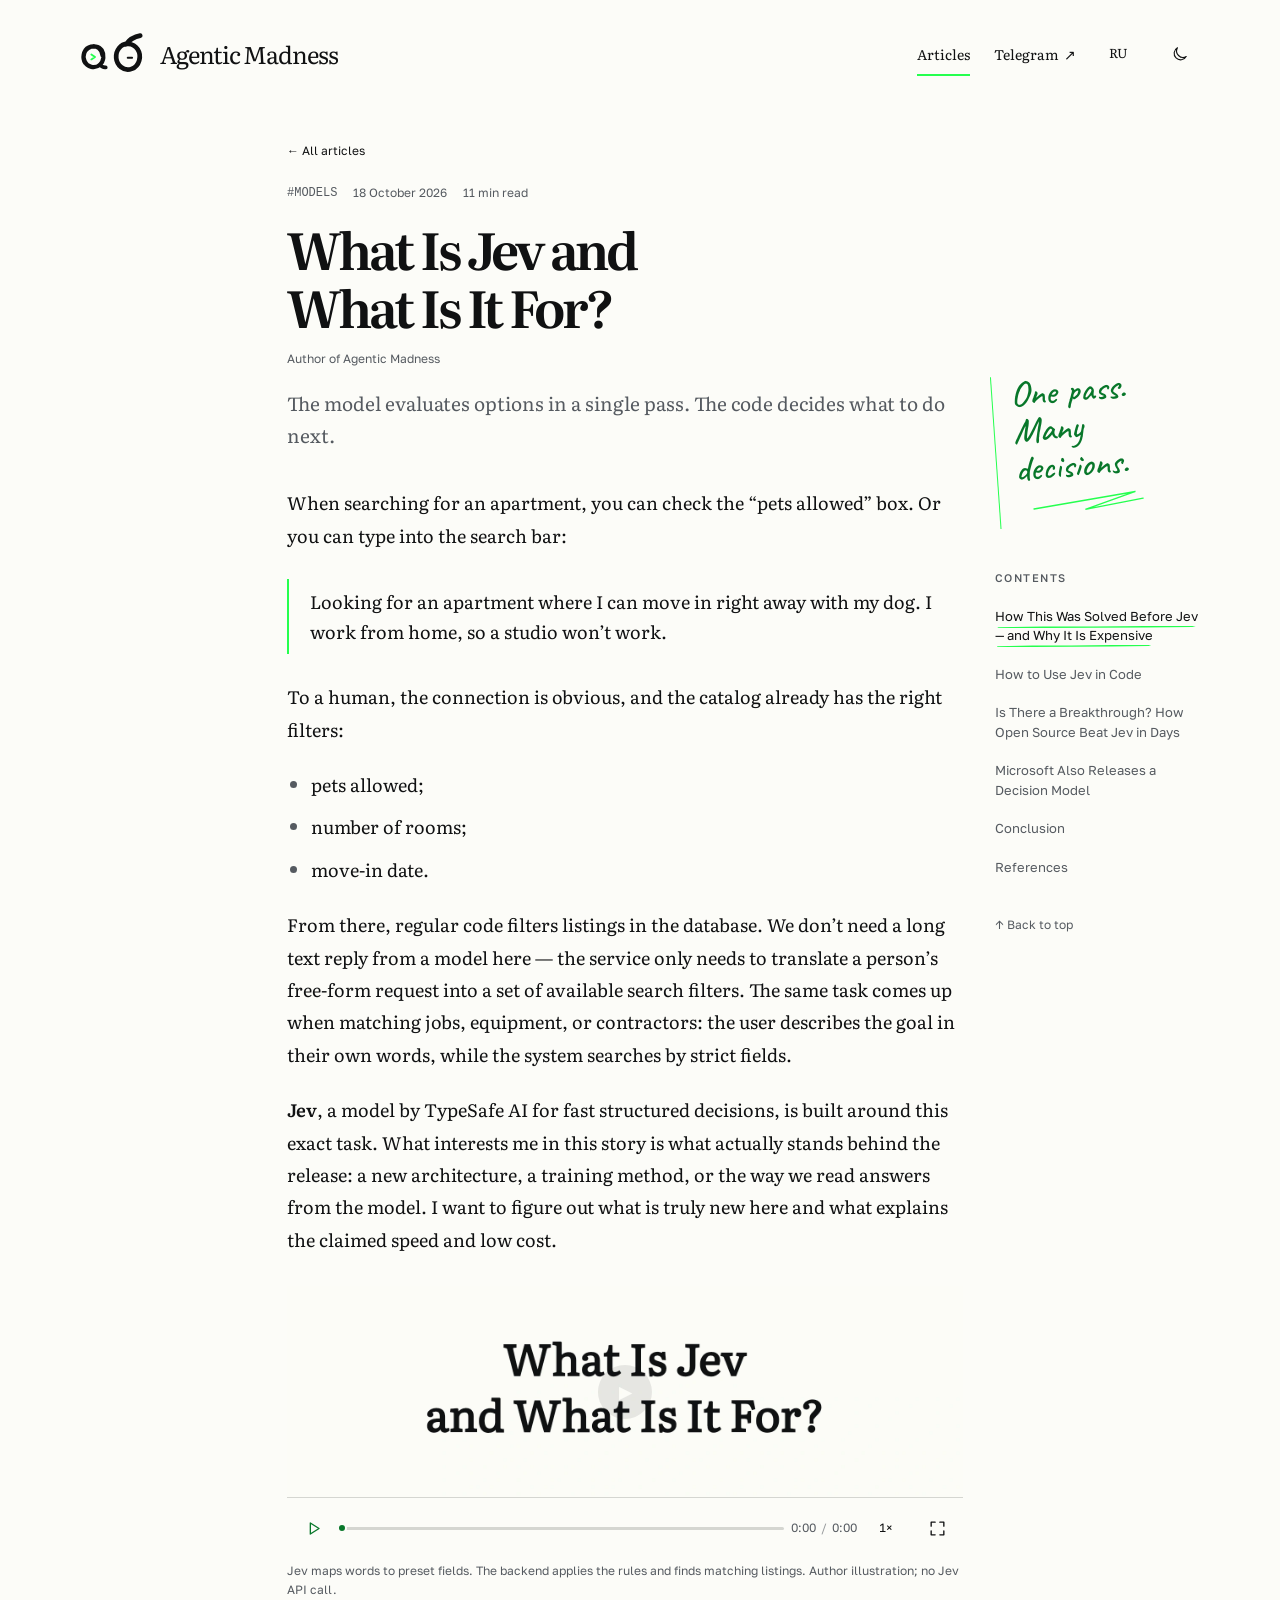
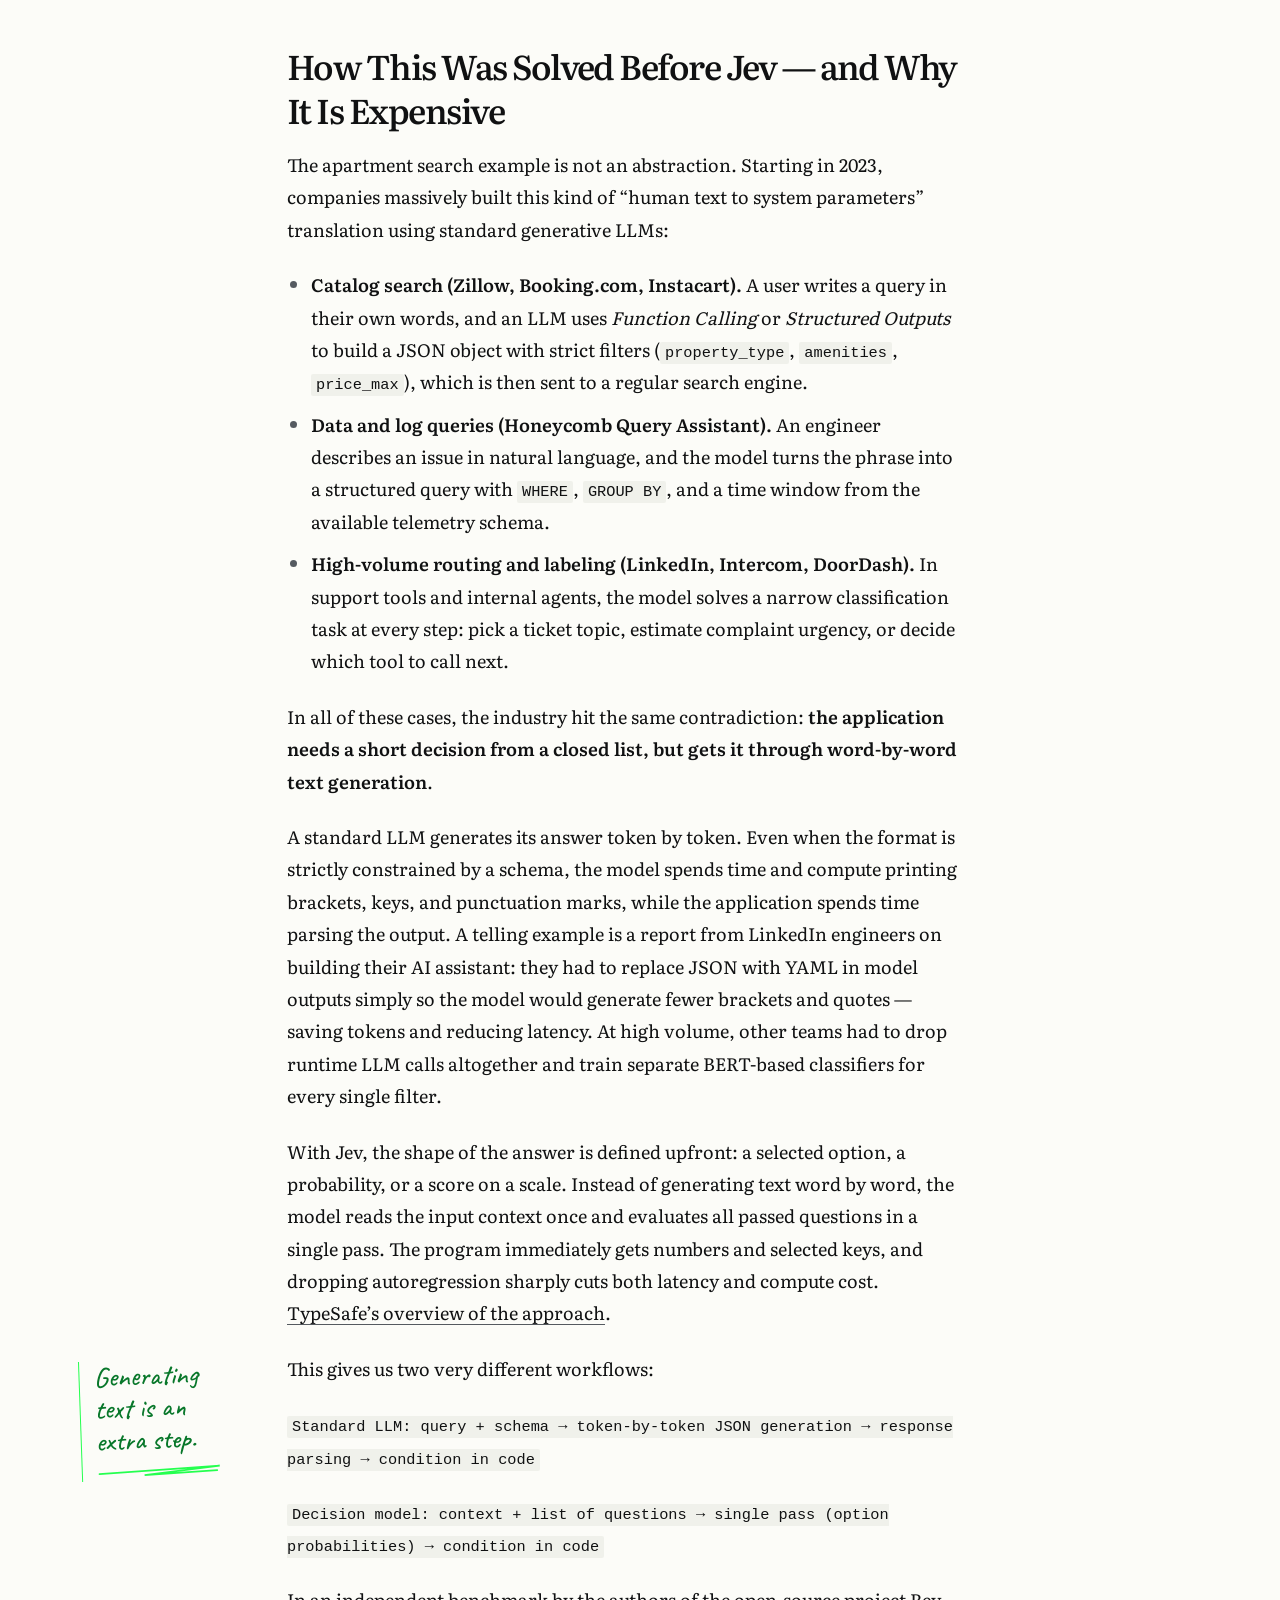
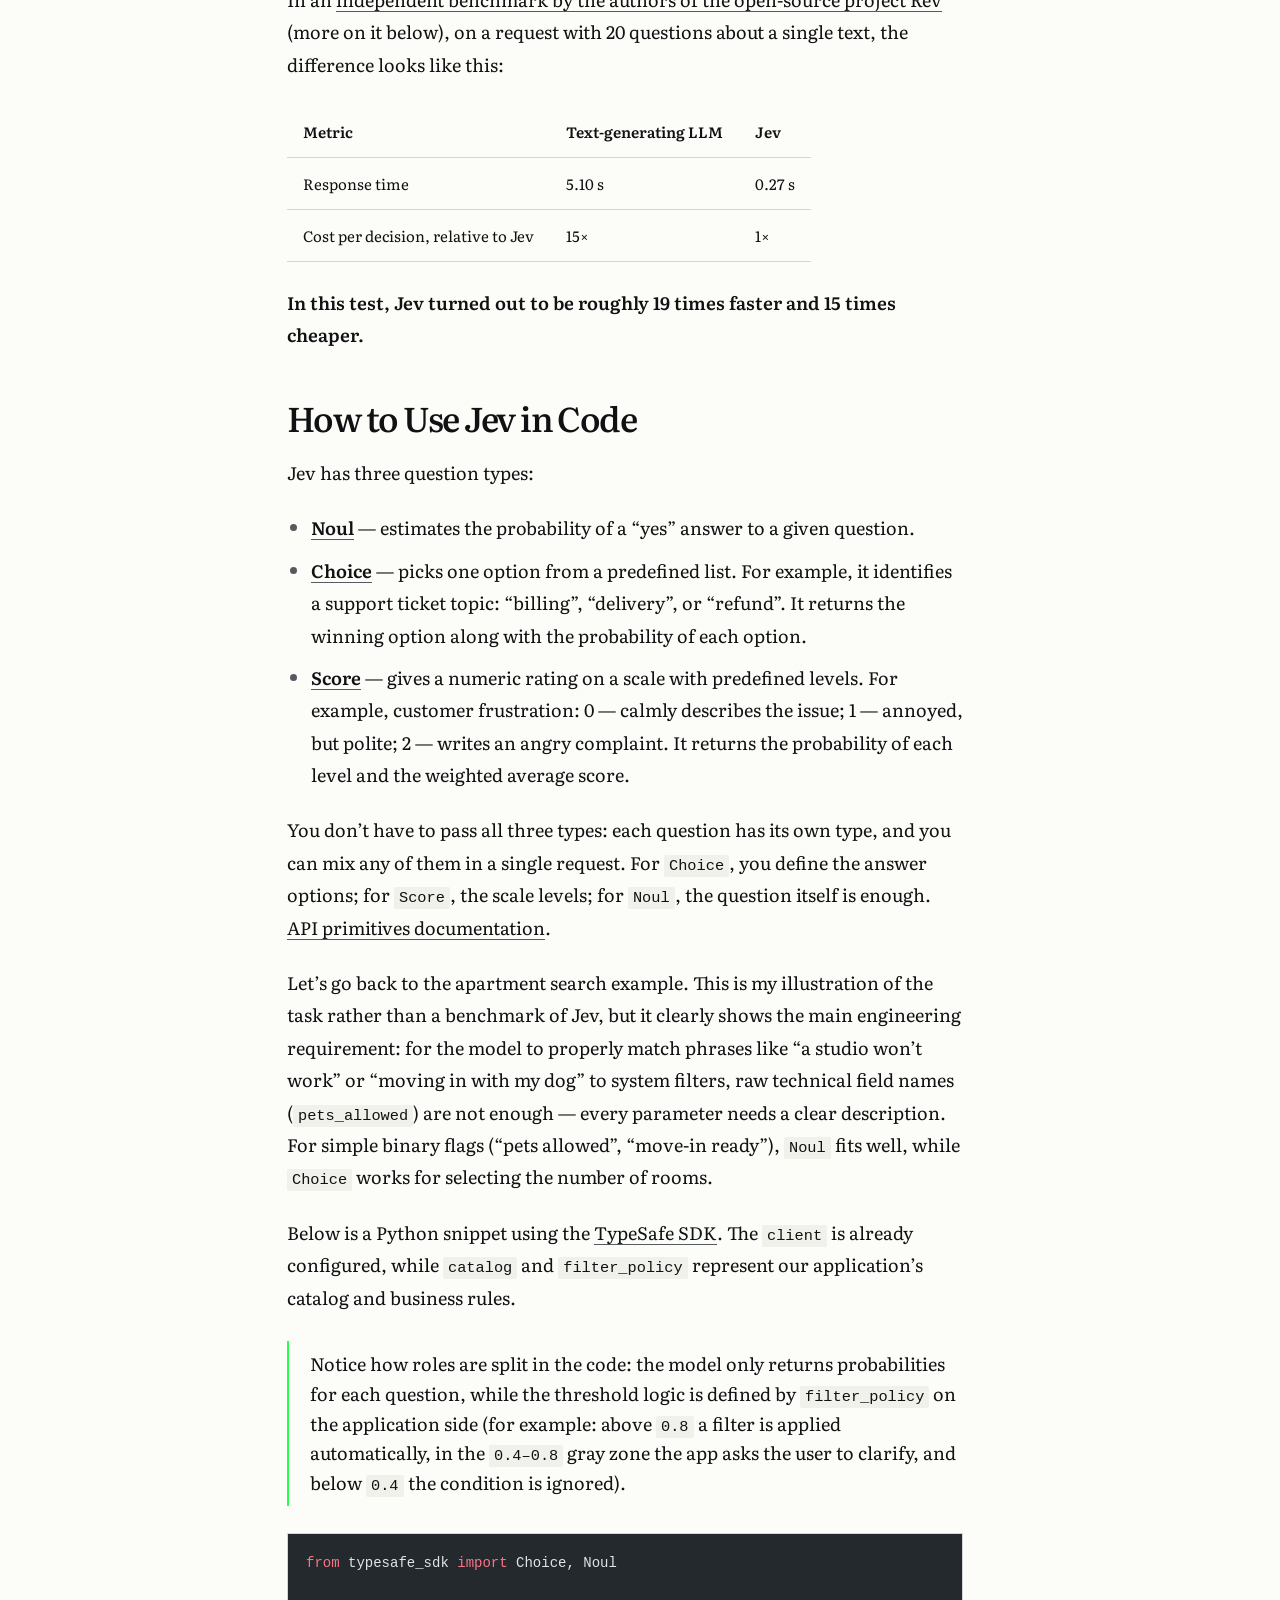
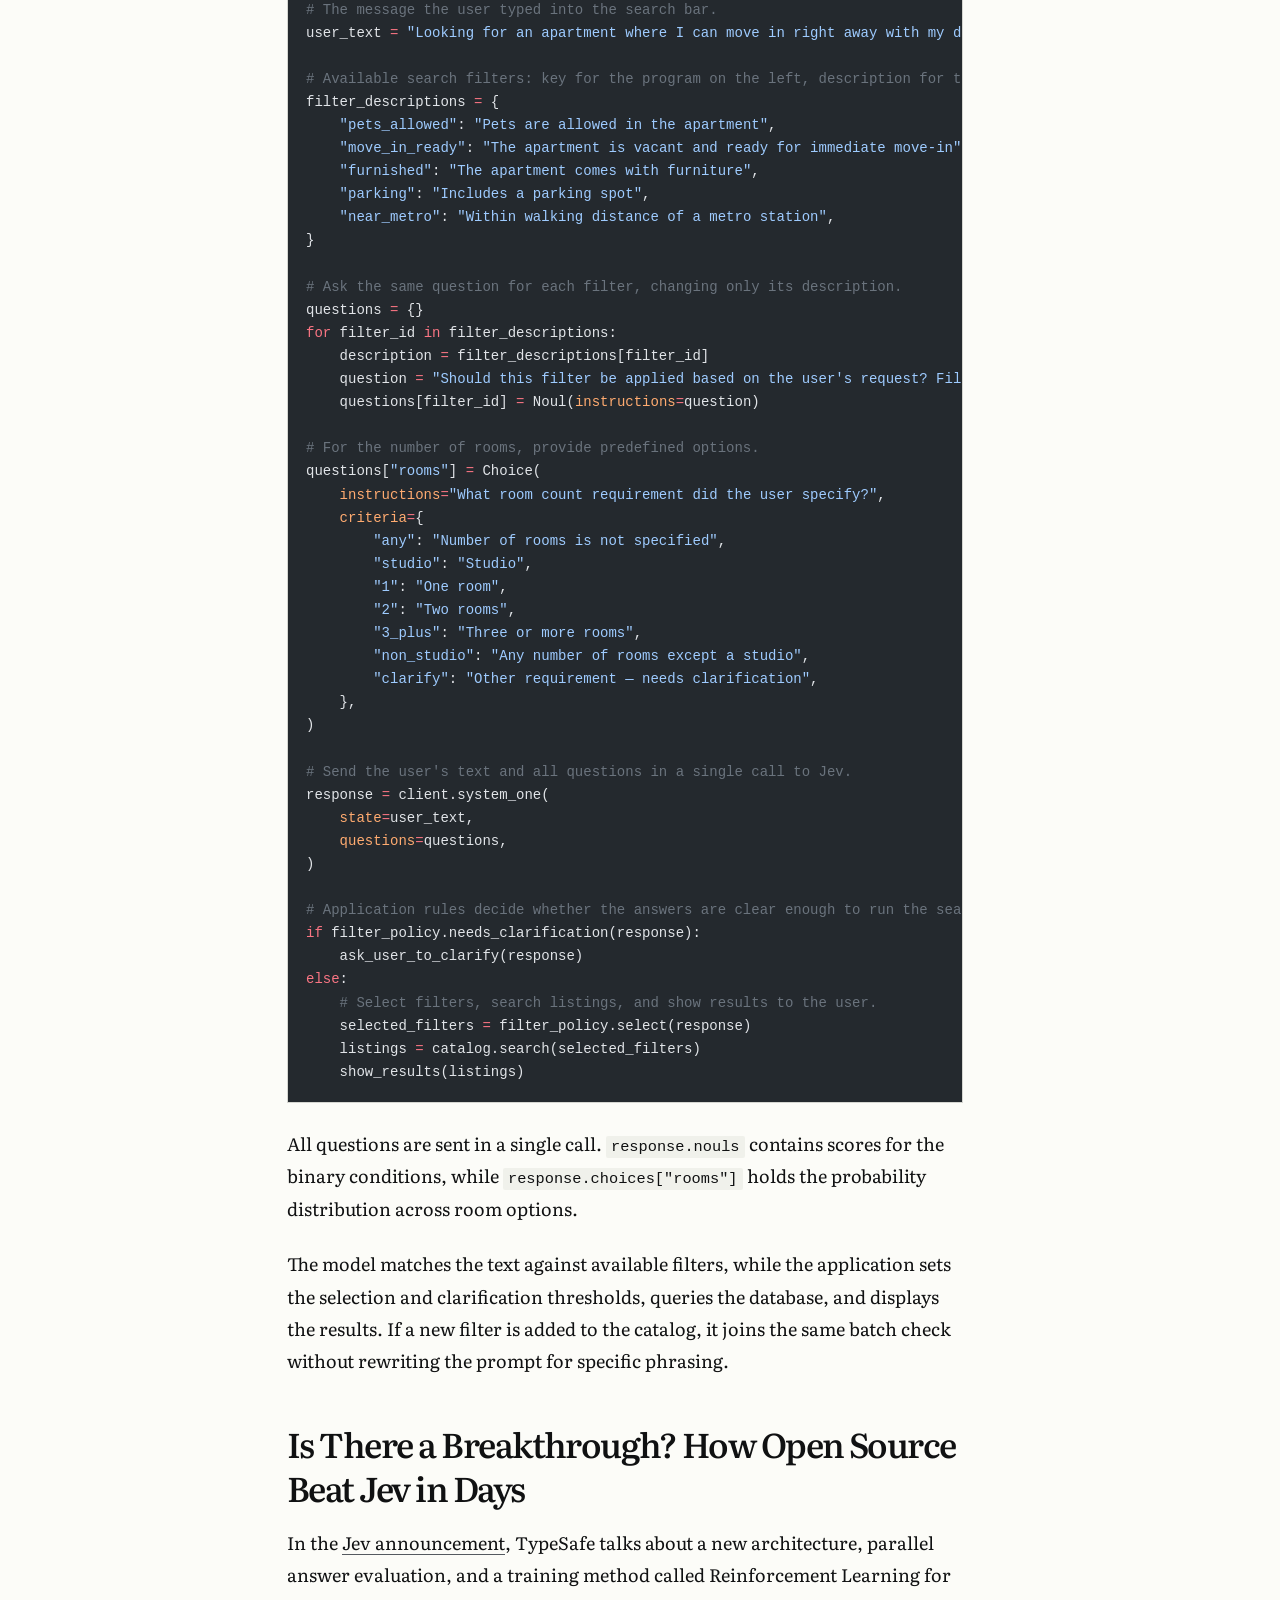
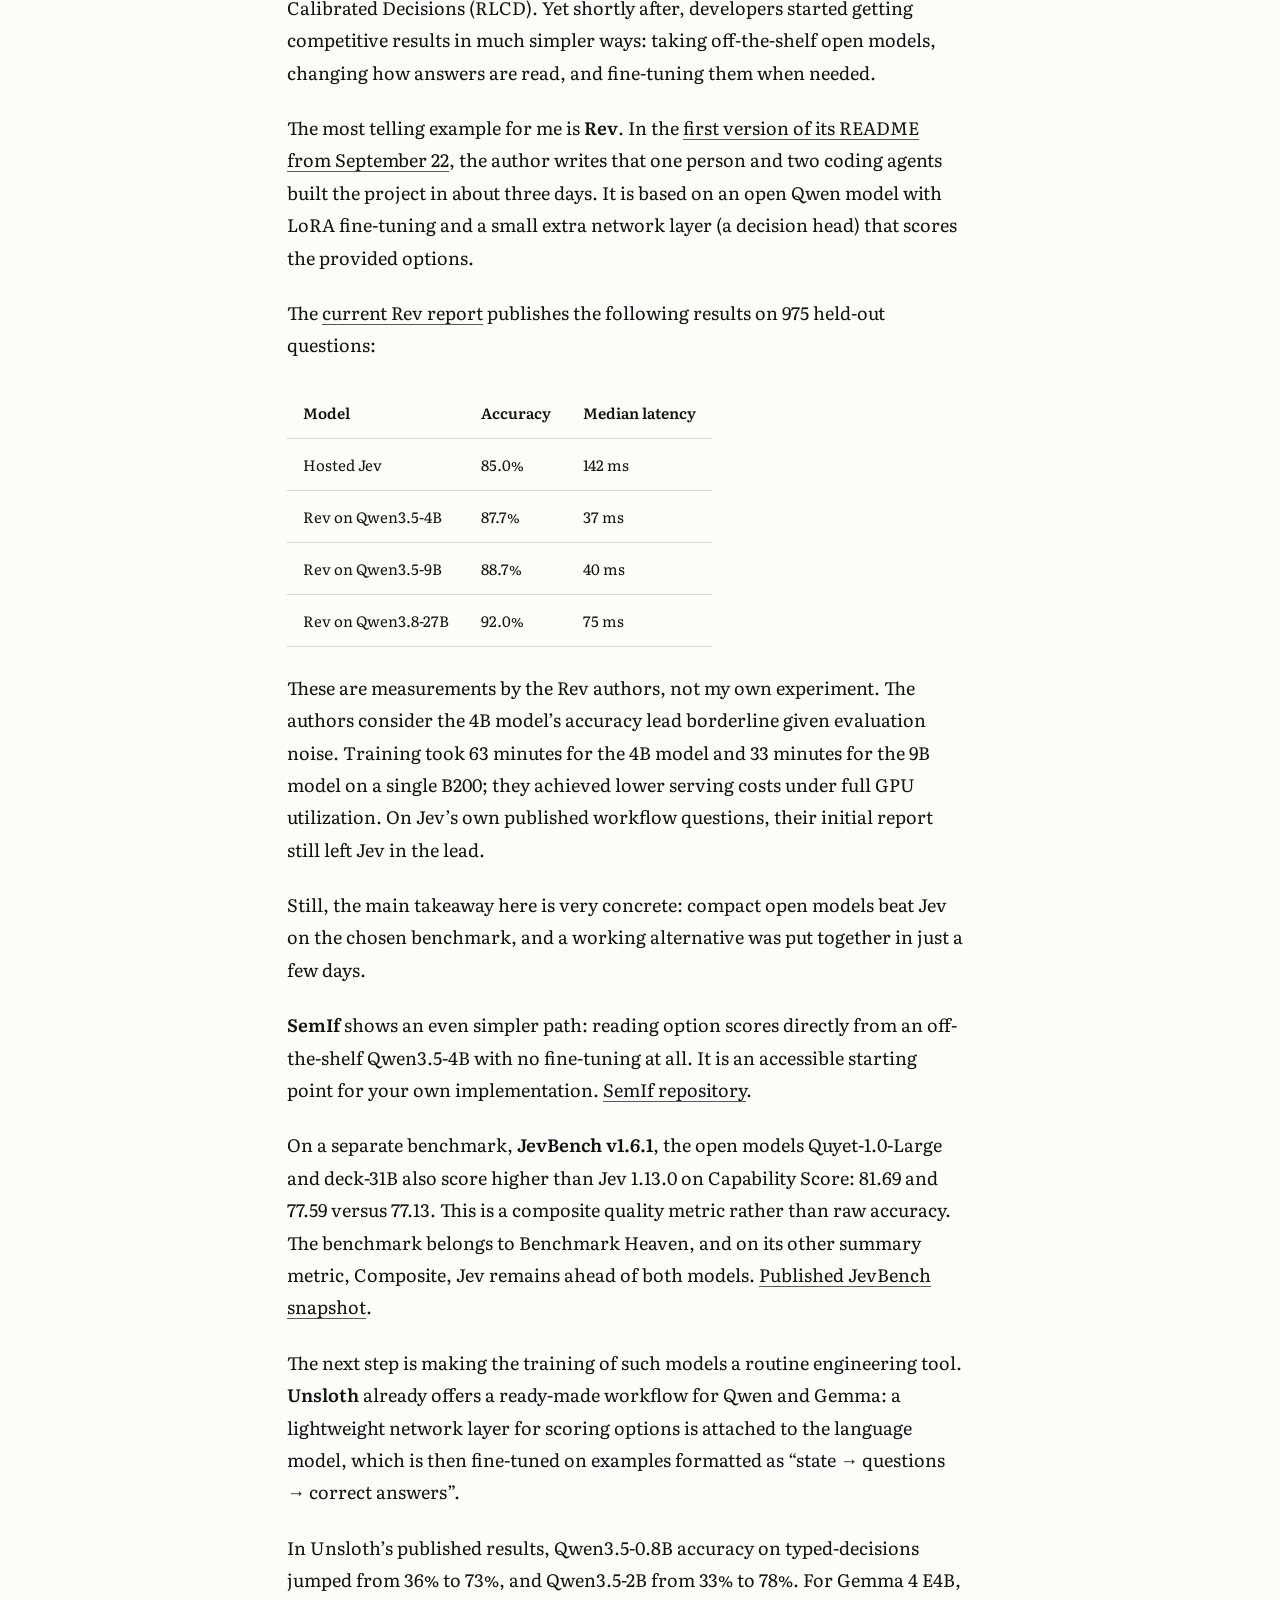
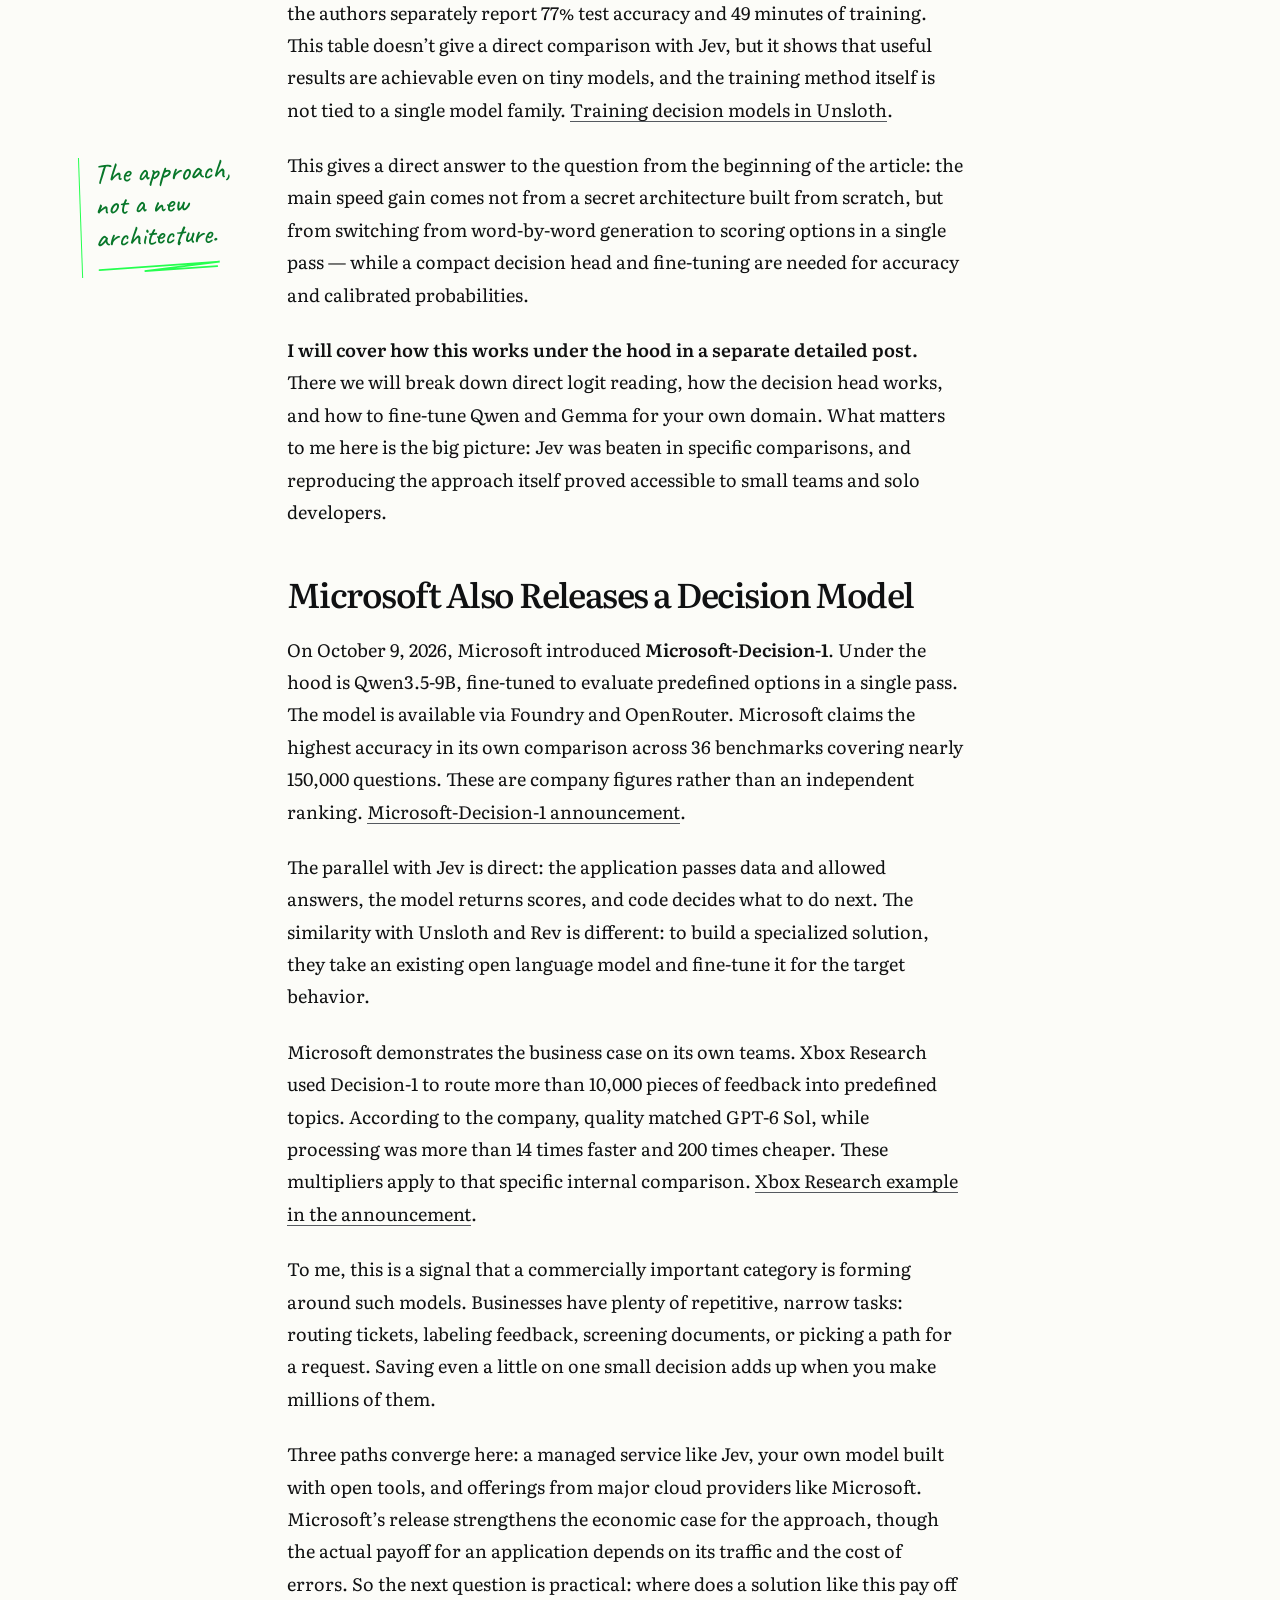
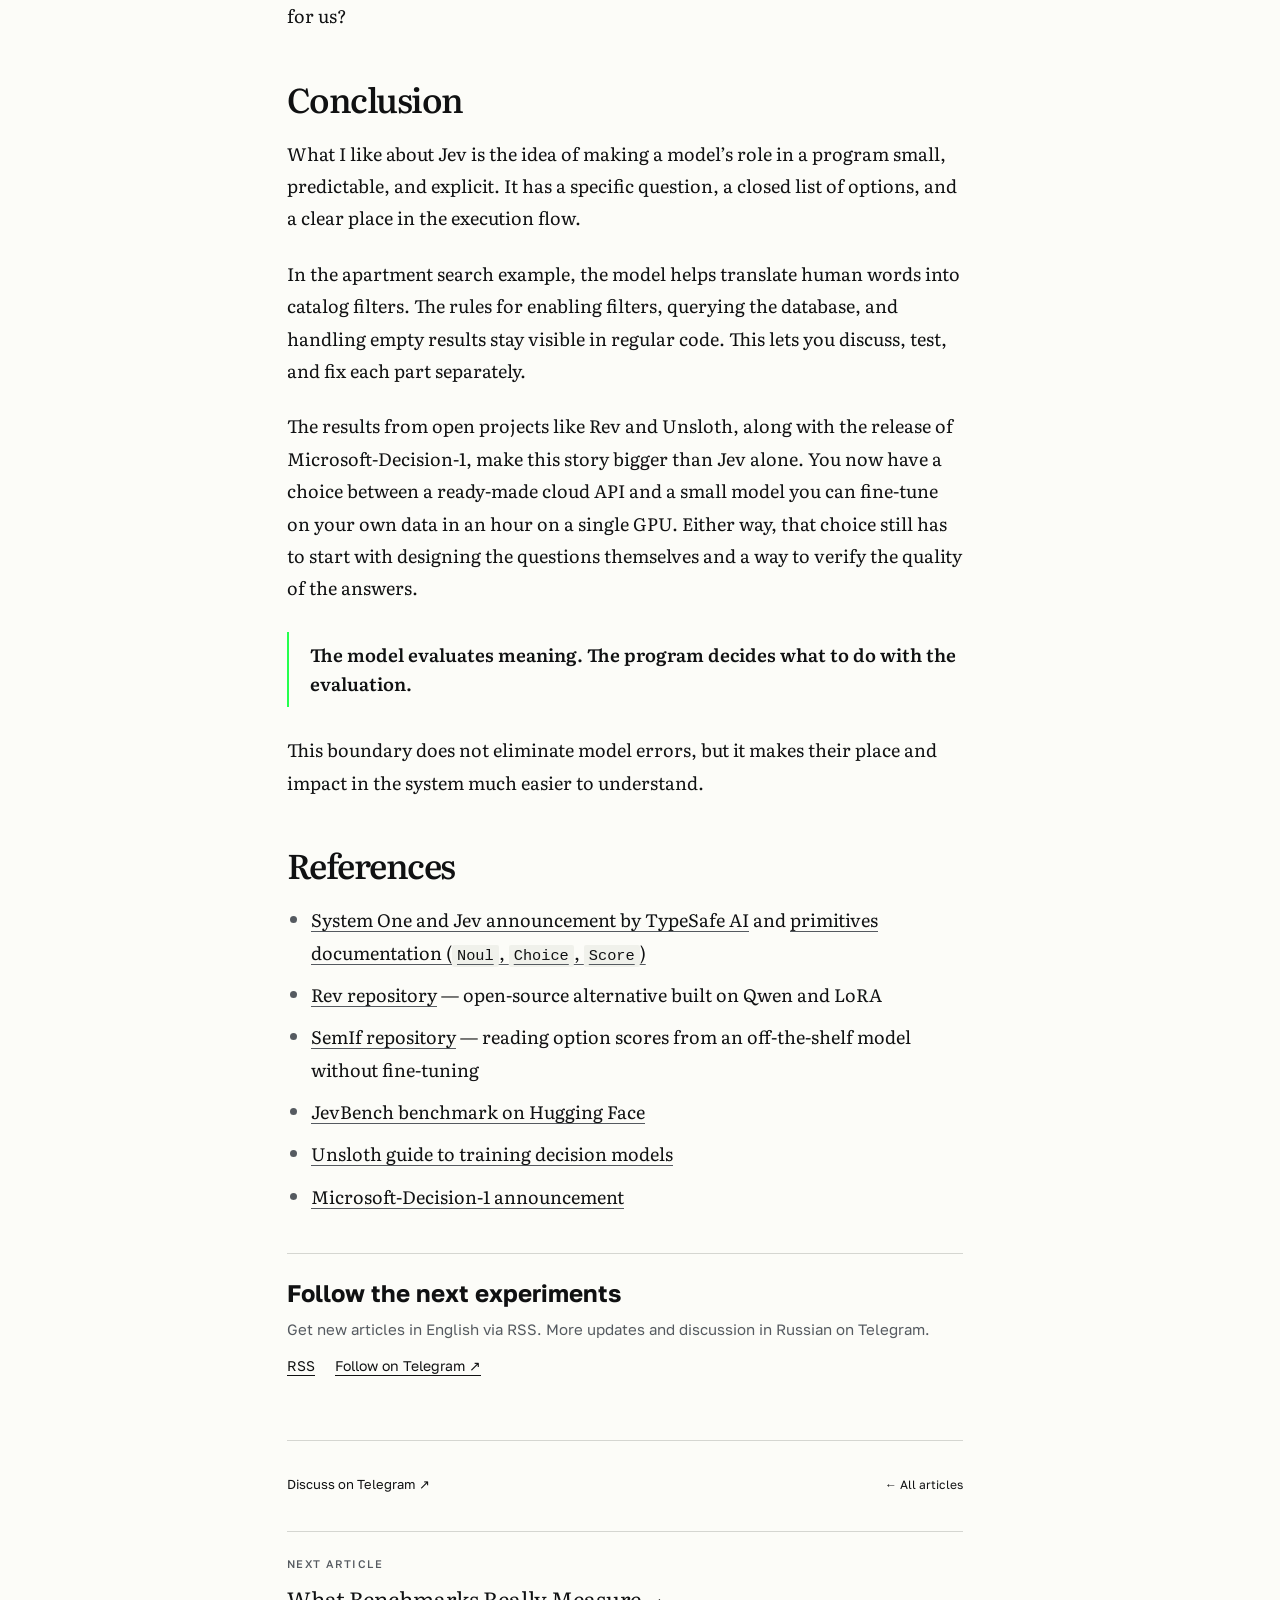
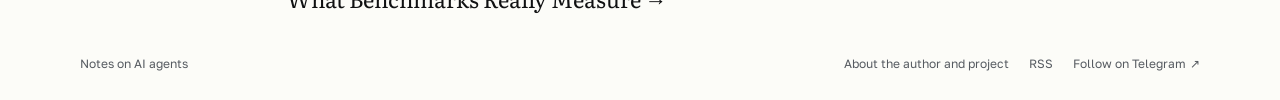
<file: en/posts/what-is-jev-and-what-is-it-for/index.html>
<!DOCTYPE html><html lang="en" data-theme="light"><head><meta charset="utf-8"><meta name="viewport" content="width=device-width, initial-scale=1"><title>What Is Jev and What Is It For? — Agentic Madness</title><meta name="description" content="How Jev turns free-form text into scores for preset options, where it fits in software, and what comparisons with Rev, Unsloth and Microsoft-Decision-1 show."><meta name="google-site-verification" content="QAlcIxzeUEj-Bz4RAMF-JlXkKNdyJYGy_0wqJb3vkJM"><meta name="yandex-verification" content="e8970f777efe10f8"><meta name="msvalidate.01" content="9D9E6ACCE65FF9F6845810A7A17249B0"><link rel="canonical" href="https://agentic-madness.com/en/posts/what-is-jev-and-what-is-it-for/"><link rel="alternate" hreflang="en" href="https://agentic-madness.com/en/posts/what-is-jev-and-what-is-it-for/"><link rel="alternate" hreflang="ru" href="https://agentic-madness.com/ru/posts/chto-takoe-jev-i-zachem-on-nuzhen/"><link rel="icon" href="/favicon.svg" type="image/svg+xml"><link rel="alternate" type="application/rss+xml" title="Agentic Madness" href="/en/rss.xml"><script type="application/ld+json">{"@context":"https://schema.org","@type":"BlogPosting","headline":"What Is Jev and What Is It For?","description":"How Jev turns free-form text into scores for preset options, where it fits in software, and what comparisons with Rev, Unsloth and Microsoft-Decision-1 show.","inLanguage":"en","datePublished":"2026-10-18T00:00:00.000Z","mainEntityOfPage":"https://agentic-madness.com/en/posts/what-is-jev-and-what-is-it-for/","image":"https://agentic-madness.com/media/03-jev-01/covers/cover-en.png","author":{"@type":"Person","@id":"https://agentic-madness.com/#author","name":"Author of Agentic Madness","url":"https://agentic-madness.com/en/about/"}}</script><meta property="og:type" content="article"><meta property="og:title" content="What Is Jev and What Is It For? — Agentic Madness"><meta property="og:description" content="How Jev turns free-form text into scores for preset options, where it fits in software, and what comparisons with Rev, Unsloth and Microsoft-Decision-1 show."><meta property="og:url" content="https://agentic-madness.com/en/posts/what-is-jev-and-what-is-it-for/"><meta property="og:locale" content="en_US"><meta property="og:image" content="https://agentic-madness.com/media/03-jev-01/covers/cover-en.png"><meta property="og:image:alt" content="What Is Jev and What Is It For: three cards for Noul, Choice and Score show a yes probability, an option choice and a rating scale."><meta property="og:image:width" content="1254"><meta property="og:image:height" content="1254"><meta name="twitter:card" content="summary_large_image"><meta name="twitter:title" content="What Is Jev and What Is It For? — Agentic Madness"><meta name="twitter:description" content="How Jev turns free-form text into scores for preset options, where it fits in software, and what comparisons with Rev, Unsloth and Microsoft-Decision-1 show."><meta name="twitter:image" content="https://agentic-madness.com/media/03-jev-01/covers/cover-en.png"><meta name="twitter:image:alt" content="What Is Jev and What Is It For: three cards for Noul, Choice and Score show a yes probability, an option choice and a rating scale."><script>
    // Set the saved choice before paint; first visits always start in light.
    let savedTheme;
    try { savedTheme = localStorage.getItem('ab-theme'); } catch {}
    document.documentElement.dataset.theme = savedTheme === 'dark' ? 'dark' : 'light';
  </script><link rel="stylesheet" href="/_astro/Base.DkuzZ1Ej.css"><link rel="stylesheet" href="/_astro/_slug_.D-mMn6Of.css"></head><body><div class="site"><a class="skip" href="#main">Skip to content</a><header class="site-head shell" id="top"><a class="brand" href="/en/" aria-label="Agentic Madness — home"><svg class="logo" viewBox="140 298 802 519" aria-hidden="true"><g transform="translate(-44.5 54)" fill="none" stroke-linecap="round" stroke-linejoin="round"><path d="M466 519 C458 437 397 395 323 411 C242 429 211 517 242 593 C274 669 371 692 434 638 C484 595 491 511 457 456 C424 405 349 392 286 429 C226 465 211 548 248 614" stroke="currentColor" stroke-width="53"></path><path d="M434 638 C452 661 477 674 507 671" stroke="currentColor" stroke-width="46"></path><path d="M674 430 C618 500 626 610 700 669 C780 733 897 689 926 586 C956 482 890 383 792 378 C743 375 701 394 674 430 M760 382 C805 323 868 287 939 274" stroke="currentColor" stroke-width="59"></path><path d="M327 509 L373 540 L327 571" stroke="#25FF4F" stroke-width="23"></path><path d="M782 550 H838" stroke="currentColor" stroke-width="23"></path></g></svg><span>Agentic Madness</span></a><div class="header-tools"><nav class="navigation" aria-label="Main navigation"><a class="active" href="/en/#posts">Articles</a><a class="external-link" href="https://t.me/agentic_madness" target="_blank" rel="noopener">Telegram <span class="external-arrow" aria-hidden="true">↗</span></a></nav><a class="language" href="/ru/posts/chto-takoe-jev-i-zachem-on-nuzhen/" aria-label="Читать на русском" hreflang="ru" lang="ru"><span class="ink-link">RU</span></a><button class="theme-toggle" type="button" aria-label="Switch to dark theme" data-to-dark="Switch to dark theme" data-to-light="Switch to light theme" title="Switch to dark theme"><span class="moon"><svg viewBox="0 0 24 24" aria-hidden="true"><path d="M20.3 15.4A8.6 8.6 0 0 1 8.6 3.7 8.6 8.6 0 1 0 20.3 15.4Z"></path></svg></span><span class="sun"><svg viewBox="0 0 24 24" aria-hidden="true"><circle cx="12" cy="12" r="4"></circle><path d="M12 2v2m0 16v2M2 12h2m16 0h2M5 5l1.4 1.4m11.2 11.2L19 19M5 19l1.4-1.4M17.6 6.4 19 5"></path></svg></span></button></div></header><main id="main" class="article-layout shell" data-astro-cid-ddgcoj2e><article class="article" data-astro-cid-ddgcoj2e><header class="article-head" data-astro-cid-ddgcoj2e><a class="back-link" href="/en/#posts" data-astro-cid-ddgcoj2e>← All articles</a><div class="meta" data-astro-cid-ddgcoj2e><span data-astro-cid-ddgcoj2e>#MODELS</span><time datetime="2026-10-18T00:00:00.000Z" data-astro-cid-ddgcoj2e>18 October 2026</time><span data-astro-cid-ddgcoj2e>11 min read</span></div><h1 data-astro-cid-ddgcoj2e>What Is Jev and What Is It For?</h1><p class="article-author" data-astro-cid-ddgcoj2e><a class="ink-link" rel="author" href="/en/about/" data-astro-cid-ddgcoj2e>Author of Agentic Madness</a></p><p class="article-deck" data-astro-cid-ddgcoj2e>The model evaluates options in a single pass. The code decides what to do next.</p></header><details class="mobile-contents"><summary>Contents</summary><nav aria-label="Contents"><a href="#how-this-was-solved-before-jev--and-why-it-is-expensive"><span class="contents-label">How This Was Solved Before Jev — and Why It Is Expensive</span></a><a href="#how-to-use-jev-in-code"><span class="contents-label">How to Use Jev in Code</span></a><a href="#is-there-a-breakthrough-how-open-source-beat-jev-in-days"><span class="contents-label">Is There a Breakthrough? How Open Source Beat Jev in Days</span></a><a href="#microsoft-also-releases-a-decision-model"><span class="contents-label">Microsoft Also Releases a Decision Model</span></a><a href="#conclusion"><span class="contents-label">Conclusion</span></a><a href="#references"><span class="contents-label">References</span></a></nav></details><div class="prose" id="article-body" data-astro-cid-ddgcoj2e><p>When searching for an apartment, you can check the “pets allowed” box. Or you can type into the search bar:</p>
<blockquote>
<p>Looking for an apartment where I can move in right away with my dog. I work from home, so a studio won’t work.</p>
</blockquote>
<p>To a human, the connection is obvious, and the catalog already has the right filters:</p>
<ul>
<li>pets allowed;</li>
<li>number of rooms;</li>
<li>move-in date.</li>
</ul>
<p>From there, regular code filters listings in the database. We don’t need a long text reply from a model here — the service only needs to translate a person’s free-form request into a set of available search filters. The same task comes up when matching jobs, equipment, or contractors: the user describes the goal in their own words, while the system searches by strict fields.</p>
<p><strong>Jev</strong>, a model by TypeSafe AI for fast structured decisions, is built around this exact task. What interests me in this story is what actually stands behind the release: a new architecture, a training method, or the way we read answers from the model. I want to figure out what is truly new here and what explains the claimed speed and low cost.</p>
<figure>
  <media-i18n lang="en"><video-player class="article-player"><media-container class="article-video" data-playing="false"><div class="video-preview"><video class="video-frame" src="/media/03-jev-01/video/jev-phrase-en.mp4" poster="/media/03-jev-01/video/jev-title-en.webp" width="1600" height="500" aria-label="How a user request goes through Jev and the backend to matching listings" data-play-label="Play video" data-pause-label="Pause" data-again-label="Watch again" muted playsinline preload="none" tabindex="0"></video><img class="video-poster" src="/media/03-jev-01/video/jev-title-en.webp" width="1600" height="500" alt="" aria-hidden="true" hidden loading="lazy" decoding="async"></div><div class="video-controls">
    <media-play-button class="video-control video-control-play" data-video-play aria-label="Play video" title="Play video"><svg class="video-icon-play" viewBox="0 0 24 24" aria-hidden="true"><path d="m8 5 11 7-11 7Z"/></svg><svg class="video-icon-pause" viewBox="0 0 24 24" aria-hidden="true"><path d="M8 5v14M16 5v14"/></svg></media-play-button>
    <media-time-slider class="video-timeline" aria-label="Video position"><media-slider-track><media-slider-buffer></media-slider-buffer><media-slider-fill></media-slider-fill></media-slider-track><media-slider-thumb></media-slider-thumb><media-slider-value type="pointer"></media-slider-value></media-time-slider>
    <div class="video-time"><media-time type="current"></media-time><span class="video-time-separator" aria-hidden="true">/</span><media-time type="duration"></media-time></div>
    <media-playback-rate-button class="video-control video-rate" data-rate="1" title="Change speed"></media-playback-rate-button>
    <media-fullscreen-button class="video-control video-fullscreen" title="Fullscreen"><svg class="video-icon-enter" viewBox="0 0 24 24" aria-hidden="true"><path d="M9 4H4v5m11-5h5v5M4 15v5h5m11-5v5h-5"/></svg><svg class="video-icon-exit" viewBox="0 0 24 24" aria-hidden="true"><path d="M4 9h5V4m6 0v5h5M9 20v-5H4m11 5v-5h5"/></svg></media-fullscreen-button>
  </div></media-container></video-player></media-i18n>
  <figcaption>Jev maps words to preset fields. The backend applies the rules and finds matching listings. Author illustration; no Jev API call.</figcaption>
</figure>
<h2 id="how-this-was-solved-before-jev--and-why-it-is-expensive">How This Was Solved Before Jev — and Why It Is Expensive</h2>
<p>The apartment search example is not an abstraction. Starting in 2023, companies massively built this kind of “human text to system parameters” translation using standard generative LLMs:</p>
<ul>
<li><strong>Catalog search (Zillow, Booking.com, Instacart).</strong> A user writes a query in their own words, and an LLM uses <em>Function Calling</em> or <em>Structured Outputs</em> to build a JSON object with strict filters (<code>property_type</code>, <code>amenities</code>, <code>price_max</code>), which is then sent to a regular search engine.</li>
<li><strong>Data and log queries (Honeycomb Query Assistant).</strong> An engineer describes an issue in natural language, and the model turns the phrase into a structured query with <code>WHERE</code>, <code>GROUP BY</code>, and a time window from the available telemetry schema.</li>
<li><strong>High-volume routing and labeling (LinkedIn, Intercom, DoorDash).</strong> In support tools and internal agents, the model solves a narrow classification task at every step: pick a ticket topic, estimate complaint urgency, or decide which tool to call next.</li>
</ul>
<p>In all of these cases, the industry hit the same contradiction: <strong>the application needs a short decision from a closed list, but gets it through word-by-word text generation</strong>.</p>
<p>A standard LLM generates its answer token by token. Even when the format is strictly constrained by a schema, the model spends time and compute printing brackets, keys, and punctuation marks, while the application spends time parsing the output. A telling example is a report from LinkedIn engineers on building their AI assistant: they had to replace JSON with YAML in model outputs simply so the model would generate fewer brackets and quotes — saving tokens and reducing latency. At high volume, other teams had to drop runtime LLM calls altogether and train separate BERT-based classifiers for every single filter.</p>
<p>With Jev, the shape of the answer is defined upfront: a selected option, a probability, or a score on a scale. Instead of generating text word by word, the model reads the input context once and evaluates all passed questions in a single pass. The program immediately gets numbers and selected keys, and dropping autoregression sharply cuts both latency and compute cost. <a href="https://typesafe.ai/blog/introducing-system-one-models-and-jev">TypeSafe’s overview of the approach</a>.</p>
<aside class="article-note" lang="en" data-graphic-text data-ink-reveal>Generating<br/>text is an<br/>extra step.<svg viewBox="0 0 150 20" aria-hidden="true"><path pathLength="1" d="M3 12 142 7 55 15 139 12"/></svg></aside>
<p>This gives us two very different workflows:</p>
<p><code>Standard LLM: query + schema → token-by-token JSON generation → response parsing → condition in code</code></p>
<p><code>Decision model: context + list of questions → single pass (option probabilities) → condition in code</code></p>
<p>In an <a href="https://github.com/robbalian/rev/blob/59b2e769efd32fc7e8e7e421f093422f7989ca71/README.md#the-journey">independent benchmark by the authors of the open-source project Rev</a> (more on it below), on a request with 20 questions about a single text, the difference looks like this:</p>
<table>
<thead>
<tr>
<th>Metric</th>
<th>Text-generating LLM</th>
<th>Jev</th>
</tr>
</thead>
<tbody>
<tr>
<td>Response time</td>
<td>5.10 s</td>
<td>0.27 s</td>
</tr>
<tr>
<td>Cost per decision, relative to Jev</td>
<td>15×</td>
<td>1×</td>
</tr>
</tbody>
</table>
<p><strong>In this test, Jev turned out to be roughly 19 times faster and 15 times cheaper.</strong></p>
<h2 id="how-to-use-jev-in-code">How to Use Jev in Code</h2>
<p>Jev has three question types:</p>
<ul>
<li><strong><a href="https://docs.typesafe.ai/primitives/noul">Noul</a></strong> — estimates the probability of a “yes” answer to a given question.</li>
<li><strong><a href="https://docs.typesafe.ai/primitives/choice">Choice</a></strong> — picks one option from a predefined list. For example, it identifies a support ticket topic: “billing”, “delivery”, or “refund”. It returns the winning option along with the probability of each option.</li>
<li><strong><a href="https://docs.typesafe.ai/primitives/score">Score</a></strong> — gives a numeric rating on a scale with predefined levels. For example, customer frustration: 0 — calmly describes the issue; 1 — annoyed, but polite; 2 — writes an angry complaint. It returns the probability of each level and the weighted average score.</li>
</ul>
<p>You don’t have to pass all three types: each question has its own type, and you can mix any of them in a single request. For <code>Choice</code>, you define the answer options; for <code>Score</code>, the scale levels; for <code>Noul</code>, the question itself is enough. <a href="https://docs.typesafe.ai/primitives">API primitives documentation</a>.</p>
<p>Let’s go back to the apartment search example. This is my illustration of the task rather than a benchmark of Jev, but it clearly shows the main engineering requirement: for the model to properly match phrases like “a studio won’t work” or “moving in with my dog” to system filters, raw technical field names (<code>pets_allowed</code>) are not enough — every parameter needs a clear description. For simple binary flags (“pets allowed”, “move-in ready”), <code>Noul</code> fits well, while <code>Choice</code> works for selecting the number of rooms.</p>
<p>Below is a Python snippet using the <a href="https://docs.typesafe.ai/sdk/python">TypeSafe SDK</a>. The <code>client</code> is already configured, while <code>catalog</code> and <code>filter_policy</code> represent our application’s catalog and business rules.</p>
<blockquote>
<p>Notice how roles are split in the code: the model only returns probabilities for each question, while the threshold logic is defined by <code>filter_policy</code> on the application side (for example: above <code>0.8</code> a filter is applied automatically, in the <code>0.4–0.8</code> gray zone the app asks the user to clarify, and below <code>0.4</code> the condition is ignored).</p>
</blockquote>
<pre class="astro-code github-dark" style="background-color:#24292e;color:#e1e4e8; overflow-x: auto;" tabindex="0" data-language="python"><code><span class="line"><span style="color:#F97583">from</span><span style="color:#E1E4E8"> typesafe_sdk </span><span style="color:#F97583">import</span><span style="color:#E1E4E8"> Choice, Noul</span></span>
<span class="line"></span>
<span class="line"><span style="color:#6A737D"># The message the user typed into the search bar.</span></span>
<span class="line"><span style="color:#E1E4E8">user_text </span><span style="color:#F97583">=</span><span style="color:#9ECBFF"> "Looking for an apartment where I can move in right away with my dog. I work from home, so a studio won't work."</span></span>
<span class="line"></span>
<span class="line"><span style="color:#6A737D"># Available search filters: key for the program on the left, description for the model on the right.</span></span>
<span class="line"><span style="color:#E1E4E8">filter_descriptions </span><span style="color:#F97583">=</span><span style="color:#E1E4E8"> {</span></span>
<span class="line"><span style="color:#9ECBFF">    "pets_allowed"</span><span style="color:#E1E4E8">: </span><span style="color:#9ECBFF">"Pets are allowed in the apartment"</span><span style="color:#E1E4E8">,</span></span>
<span class="line"><span style="color:#9ECBFF">    "move_in_ready"</span><span style="color:#E1E4E8">: </span><span style="color:#9ECBFF">"The apartment is vacant and ready for immediate move-in"</span><span style="color:#E1E4E8">,</span></span>
<span class="line"><span style="color:#9ECBFF">    "furnished"</span><span style="color:#E1E4E8">: </span><span style="color:#9ECBFF">"The apartment comes with furniture"</span><span style="color:#E1E4E8">,</span></span>
<span class="line"><span style="color:#9ECBFF">    "parking"</span><span style="color:#E1E4E8">: </span><span style="color:#9ECBFF">"Includes a parking spot"</span><span style="color:#E1E4E8">,</span></span>
<span class="line"><span style="color:#9ECBFF">    "near_metro"</span><span style="color:#E1E4E8">: </span><span style="color:#9ECBFF">"Within walking distance of a metro station"</span><span style="color:#E1E4E8">,</span></span>
<span class="line"><span style="color:#E1E4E8">}</span></span>
<span class="line"></span>
<span class="line"><span style="color:#6A737D"># Ask the same question for each filter, changing only its description.</span></span>
<span class="line"><span style="color:#E1E4E8">questions </span><span style="color:#F97583">=</span><span style="color:#E1E4E8"> {}</span></span>
<span class="line"><span style="color:#F97583">for</span><span style="color:#E1E4E8"> filter_id </span><span style="color:#F97583">in</span><span style="color:#E1E4E8"> filter_descriptions:</span></span>
<span class="line"><span style="color:#E1E4E8">    description </span><span style="color:#F97583">=</span><span style="color:#E1E4E8"> filter_descriptions[filter_id]</span></span>
<span class="line"><span style="color:#E1E4E8">    question </span><span style="color:#F97583">=</span><span style="color:#9ECBFF"> "Should this filter be applied based on the user's request? Filter: "</span><span style="color:#F97583"> +</span><span style="color:#E1E4E8"> description</span></span>
<span class="line"><span style="color:#E1E4E8">    questions[filter_id] </span><span style="color:#F97583">=</span><span style="color:#E1E4E8"> Noul(</span><span style="color:#FFAB70">instructions</span><span style="color:#F97583">=</span><span style="color:#E1E4E8">question)</span></span>
<span class="line"></span>
<span class="line"><span style="color:#6A737D"># For the number of rooms, provide predefined options.</span></span>
<span class="line"><span style="color:#E1E4E8">questions[</span><span style="color:#9ECBFF">"rooms"</span><span style="color:#E1E4E8">] </span><span style="color:#F97583">=</span><span style="color:#E1E4E8"> Choice(</span></span>
<span class="line"><span style="color:#FFAB70">    instructions</span><span style="color:#F97583">=</span><span style="color:#9ECBFF">"What room count requirement did the user specify?"</span><span style="color:#E1E4E8">,</span></span>
<span class="line"><span style="color:#FFAB70">    criteria</span><span style="color:#F97583">=</span><span style="color:#E1E4E8">{</span></span>
<span class="line"><span style="color:#9ECBFF">        "any"</span><span style="color:#E1E4E8">: </span><span style="color:#9ECBFF">"Number of rooms is not specified"</span><span style="color:#E1E4E8">,</span></span>
<span class="line"><span style="color:#9ECBFF">        "studio"</span><span style="color:#E1E4E8">: </span><span style="color:#9ECBFF">"Studio"</span><span style="color:#E1E4E8">,</span></span>
<span class="line"><span style="color:#9ECBFF">        "1"</span><span style="color:#E1E4E8">: </span><span style="color:#9ECBFF">"One room"</span><span style="color:#E1E4E8">,</span></span>
<span class="line"><span style="color:#9ECBFF">        "2"</span><span style="color:#E1E4E8">: </span><span style="color:#9ECBFF">"Two rooms"</span><span style="color:#E1E4E8">,</span></span>
<span class="line"><span style="color:#9ECBFF">        "3_plus"</span><span style="color:#E1E4E8">: </span><span style="color:#9ECBFF">"Three or more rooms"</span><span style="color:#E1E4E8">,</span></span>
<span class="line"><span style="color:#9ECBFF">        "non_studio"</span><span style="color:#E1E4E8">: </span><span style="color:#9ECBFF">"Any number of rooms except a studio"</span><span style="color:#E1E4E8">,</span></span>
<span class="line"><span style="color:#9ECBFF">        "clarify"</span><span style="color:#E1E4E8">: </span><span style="color:#9ECBFF">"Other requirement — needs clarification"</span><span style="color:#E1E4E8">,</span></span>
<span class="line"><span style="color:#E1E4E8">    },</span></span>
<span class="line"><span style="color:#E1E4E8">)</span></span>
<span class="line"></span>
<span class="line"><span style="color:#6A737D"># Send the user's text and all questions in a single call to Jev.</span></span>
<span class="line"><span style="color:#E1E4E8">response </span><span style="color:#F97583">=</span><span style="color:#E1E4E8"> client.system_one(</span></span>
<span class="line"><span style="color:#FFAB70">    state</span><span style="color:#F97583">=</span><span style="color:#E1E4E8">user_text,</span></span>
<span class="line"><span style="color:#FFAB70">    questions</span><span style="color:#F97583">=</span><span style="color:#E1E4E8">questions,</span></span>
<span class="line"><span style="color:#E1E4E8">)</span></span>
<span class="line"></span>
<span class="line"><span style="color:#6A737D"># Application rules decide whether the answers are clear enough to run the search.</span></span>
<span class="line"><span style="color:#F97583">if</span><span style="color:#E1E4E8"> filter_policy.needs_clarification(response):</span></span>
<span class="line"><span style="color:#E1E4E8">    ask_user_to_clarify(response)</span></span>
<span class="line"><span style="color:#F97583">else</span><span style="color:#E1E4E8">:</span></span>
<span class="line"><span style="color:#6A737D">    # Select filters, search listings, and show results to the user.</span></span>
<span class="line"><span style="color:#E1E4E8">    selected_filters </span><span style="color:#F97583">=</span><span style="color:#E1E4E8"> filter_policy.select(response)</span></span>
<span class="line"><span style="color:#E1E4E8">    listings </span><span style="color:#F97583">=</span><span style="color:#E1E4E8"> catalog.search(selected_filters)</span></span>
<span class="line"><span style="color:#E1E4E8">    show_results(listings)</span></span></code></pre>
<p>All questions are sent in a single call. <code>response.nouls</code> contains scores for the binary conditions, while <code>response.choices["rooms"]</code> holds the probability distribution across room options.</p>
<p>The model matches the text against available filters, while the application sets the selection and clarification thresholds, queries the database, and displays the results. If a new filter is added to the catalog, it joins the same batch check without rewriting the prompt for specific phrasing.</p>
<h2 id="is-there-a-breakthrough-how-open-source-beat-jev-in-days">Is There a Breakthrough? How Open Source Beat Jev in Days</h2>
<p>In the <a href="https://typesafe.ai/blog/introducing-system-one-models-and-jev">Jev announcement</a>, TypeSafe talks about a new architecture, parallel answer evaluation, and a training method called Reinforcement Learning for Calibrated Decisions (RLCD). Yet shortly after, developers started getting competitive results in much simpler ways: taking off-the-shelf open models, changing how answers are read, and fine-tuning them when needed.</p>
<p>The most telling example for me is <strong>Rev</strong>. In the <a href="https://github.com/robbalian/rev/blob/59b2e769efd32fc7e8e7e421f093422f7989ca71/README.md">first version of its README from September 22</a>, the author writes that one person and two coding agents built the project in about three days. It is based on an open Qwen model with LoRA fine-tuning and a small extra network layer (a decision head) that scores the provided options.</p>
<p>The <a href="https://github.com/robbalian/rev">current Rev report</a> publishes the following results on 975 held-out questions:</p>
<table>
<thead>
<tr>
<th>Model</th>
<th>Accuracy</th>
<th>Median latency</th>
</tr>
</thead>
<tbody>
<tr>
<td>Hosted Jev</td>
<td>85.0%</td>
<td>142 ms</td>
</tr>
<tr>
<td>Rev on Qwen3.5-4B</td>
<td>87.7%</td>
<td>37 ms</td>
</tr>
<tr>
<td>Rev on Qwen3.5-9B</td>
<td>88.7%</td>
<td>40 ms</td>
</tr>
<tr>
<td>Rev on Qwen3.8-27B</td>
<td>92.0%</td>
<td>75 ms</td>
</tr>
</tbody>
</table>
<p>These are measurements by the Rev authors, not my own experiment. The authors consider the 4B model’s accuracy lead borderline given evaluation noise. Training took 63 minutes for the 4B model and 33 minutes for the 9B model on a single B200; they achieved lower serving costs under full GPU utilization. On Jev’s own published workflow questions, their initial report still left Jev in the lead.</p>
<p>Still, the main takeaway here is very concrete: compact open models beat Jev on the chosen benchmark, and a working alternative was put together in just a few days.</p>
<p><strong>SemIf</strong> shows an even simpler path: reading option scores directly from an off-the-shelf Qwen3.5-4B with no fine-tuning at all. It is an accessible starting point for your own implementation. <a href="https://github.com/TheoLeeCJ/SemIf-OpenJev">SemIf repository</a>.</p>
<p>On a separate benchmark, <strong>JevBench v1.6.1</strong>, the open models Quyet-1.0-Large and deck-31B also score higher than Jev 1.13.0 on Capability Score: 81.69 and 77.59 versus 77.13. This is a composite quality metric rather than raw accuracy. The benchmark belongs to Benchmark Heaven, and on its other summary metric, Composite, Jev remains ahead of both models. <a href="https://huggingface.co/datasets/benchmarkheaven/jevbench">Published JevBench snapshot</a>.</p>
<p>The next step is making the training of such models a routine engineering tool. <strong>Unsloth</strong> already offers a ready-made workflow for Qwen and Gemma: a lightweight network layer for scoring options is attached to the language model, which is then fine-tuned on examples formatted as “state → questions → correct answers”.</p>
<p>In Unsloth’s published results, Qwen3.5-0.8B accuracy on typed-decisions jumped from 36% to 73%, and Qwen3.5-2B from 33% to 78%. For Gemma 4 E4B, the authors separately report 77% test accuracy and 49 minutes of training. This table doesn’t give a direct comparison with Jev, but it shows that useful results are achievable even on tiny models, and the training method itself is not tied to a single model family. <a href="https://unsloth.ai/docs/basics/train-your-own-decision-model-with-unsloth">Training decision models in Unsloth</a>.</p>
<aside class="article-note" lang="en" data-graphic-text data-ink-reveal>The approach,<br/>not a new<br/>architecture.<svg viewBox="0 0 150 20" aria-hidden="true"><path pathLength="1" d="M3 12 142 7 55 15 139 12"/></svg></aside>
<p>This gives a direct answer to the question from the beginning of the article: the main speed gain comes not from a secret architecture built from scratch, but from switching from word-by-word generation to scoring options in a single pass — while a compact decision head and fine-tuning are needed for accuracy and calibrated probabilities.</p>
<p><strong>I will cover how this works under the hood in a separate detailed post.</strong> There we will break down direct logit reading, how the decision head works, and how to fine-tune Qwen and Gemma for your own domain. What matters to me here is the big picture: Jev was beaten in specific comparisons, and reproducing the approach itself proved accessible to small teams and solo developers.</p>
<h2 id="microsoft-also-releases-a-decision-model">Microsoft Also Releases a Decision Model</h2>
<p>On October 9, 2026, Microsoft introduced <strong>Microsoft-Decision-1</strong>. Under the hood is Qwen3.5-9B, fine-tuned to evaluate predefined options in a single pass. The model is available via Foundry and OpenRouter. Microsoft claims the highest accuracy in its own comparison across 36 benchmarks covering nearly 150,000 questions. These are company figures rather than an independent ranking. <a href="https://commandline.microsoft.com/microsoft-decision-1-model-foundry/">Microsoft-Decision-1 announcement</a>.</p>
<p>The parallel with Jev is direct: the application passes data and allowed answers, the model returns scores, and code decides what to do next. The similarity with Unsloth and Rev is different: to build a specialized solution, they take an existing open language model and fine-tune it for the target behavior.</p>
<p>Microsoft demonstrates the business case on its own teams. Xbox Research used Decision-1 to route more than 10,000 pieces of feedback into predefined topics. According to the company, quality matched GPT-6 Sol, while processing was more than 14 times faster and 200 times cheaper. These multipliers apply to that specific internal comparison. <a href="https://commandline.microsoft.com/microsoft-decision-1-model-foundry/">Xbox Research example in the announcement</a>.</p>
<p>To me, this is a signal that a commercially important category is forming around such models. Businesses have plenty of repetitive, narrow tasks: routing tickets, labeling feedback, screening documents, or picking a path for a request. Saving even a little on one small decision adds up when you make millions of them.</p>
<p>Three paths converge here: a managed service like Jev, your own model built with open tools, and offerings from major cloud providers like Microsoft. Microsoft’s release strengthens the economic case for the approach, though the actual payoff for an application depends on its traffic and the cost of errors. So the next question is practical: where does a solution like this pay off for us?</p>
<h2 id="conclusion">Conclusion</h2>
<p>What I like about Jev is the idea of making a model’s role in a program small, predictable, and explicit. It has a specific question, a closed list of options, and a clear place in the execution flow.</p>
<p>In the apartment search example, the model helps translate human words into catalog filters. The rules for enabling filters, querying the database, and handling empty results stay visible in regular code. This lets you discuss, test, and fix each part separately.</p>
<p>The results from open projects like Rev and Unsloth, along with the release of Microsoft-Decision-1, make this story bigger than Jev alone. You now have a choice between a ready-made cloud API and a small model you can fine-tune on your own data in an hour on a single GPU. Either way, that choice still has to start with designing the questions themselves and a way to verify the quality of the answers.</p>
<blockquote>
<p><strong>The model evaluates meaning. The program decides what to do with the evaluation.</strong></p>
</blockquote>
<p>This boundary does not eliminate model errors, but it makes their place and impact in the system much easier to understand.</p>
<h2 id="references">References</h2>
<ul>
<li><a href="https://typesafe.ai/blog/introducing-system-one-models-and-jev">System One and Jev announcement by TypeSafe AI</a> and <a href="https://docs.typesafe.ai/primitives">primitives documentation (<code>Noul</code>, <code>Choice</code>, <code>Score</code>)</a></li>
<li><a href="https://github.com/robbalian/rev">Rev repository</a> — open-source alternative built on Qwen and LoRA</li>
<li><a href="https://github.com/TheoLeeCJ/SemIf-OpenJev">SemIf repository</a> — reading option scores from an off-the-shelf model without fine-tuning</li>
<li><a href="https://huggingface.co/datasets/benchmarkheaven/jevbench">JevBench benchmark on Hugging Face</a></li>
<li><a href="https://unsloth.ai/docs/basics/train-your-own-decision-model-with-unsloth">Unsloth guide to training decision models</a></li>
<li><a href="https://commandline.microsoft.com/microsoft-decision-1-model-foundry/">Microsoft-Decision-1 announcement</a></li>
</ul>
</div><section class="subscribe" aria-label="Follow the next experiments" data-astro-cid-7234nlcp><h2 data-astro-cid-7234nlcp>Follow the next experiments</h2><p data-astro-cid-7234nlcp>Get new articles in English via RSS. More updates and discussion in Russian on Telegram.</p><div data-astro-cid-7234nlcp><a href="/en/rss.xml" data-astro-cid-7234nlcp>RSS</a><a href="https://t.me/agentic_madness" target="_blank" rel="noopener" data-astro-cid-7234nlcp>Follow on Telegram ↗</a></div></section><div class="article-end" data-astro-cid-ddgcoj2e><a href="https://t.me/agentic_madness" target="_blank" rel="noopener" data-astro-cid-ddgcoj2e>Discuss on Telegram ↗</a><a class="back-link" href="/en/#posts" data-astro-cid-ddgcoj2e>← All articles</a></div><a class="next-article" href="/en/posts/what-benchmarks-really-measure/" data-astro-cid-ddgcoj2e><span class="kicker" data-astro-cid-ddgcoj2e>Next article</span><span data-astro-cid-ddgcoj2e><span class="ink-link" data-astro-cid-ddgcoj2e>What Benchmarks Really Measure</span> →</span></a></article><aside class="contents"><div class="contents-inner"><div class="margin-note" lang="en" data-graphic-text><span>One pass.<br>Many<br>decisions.</span><svg viewBox="0 0 160 50" aria-hidden="true"><path d="m6 28 128-13-64 18 73-9"></path></svg></div><p class="kicker">Contents</p><nav aria-label="Contents"><a href="#how-this-was-solved-before-jev--and-why-it-is-expensive"><span class="contents-label">How This Was Solved Before Jev — and Why It Is Expensive</span></a><a href="#how-to-use-jev-in-code"><span class="contents-label">How to Use Jev in Code</span></a><a href="#is-there-a-breakthrough-how-open-source-beat-jev-in-days"><span class="contents-label">Is There a Breakthrough? How Open Source Beat Jev in Days</span></a><a href="#microsoft-also-releases-a-decision-model"><span class="contents-label">Microsoft Also Releases a Decision Model</span></a><a href="#conclusion"><span class="contents-label">Conclusion</span></a><a href="#references"><span class="contents-label">References</span></a></nav><a class="to-top" href="#top">↑ Back to top</a></div></aside></main><footer class="site-foot shell" data-astro-cid-nns7i3if><span data-astro-cid-nns7i3if>Notes on AI agents</span><div class="subscriptions" data-astro-cid-nns7i3if><a href="/en/about/" data-astro-cid-nns7i3if>About the author and project</a><a href="/en/rss.xml" data-astro-cid-nns7i3if>RSS</a><a class="external-link" href="https://t.me/agentic_madness" target="_blank" rel="noopener" data-astro-cid-nns7i3if>Follow on Telegram <span class="external-arrow" aria-hidden="true" data-astro-cid-nns7i3if>↗</span></a></div></footer><script type="module" src="/_astro/_slug_.astro_astro_type_script_index_0_lang.Dk-svYNc.js"></script><script type="module">var e=[...document.querySelectorAll(`.prose h2[id], .prose h3[id]`)],t=document.querySelectorAll(`.contents nav a, .mobile-contents nav a`);function n(){if(!e.length)return;let n=e[0].id;for(let t of e){if(t.getBoundingClientRect().top>96)break;n=t.id}scrollY+innerHeight>=document.documentElement.scrollHeight-2&&(n=e[e.length-1].id),t.forEach(e=>{decodeURIComponent(e.hash.slice(1))===n?e.setAttribute(`aria-current`,`location`):e.removeAttribute(`aria-current`)})}var r=!1;function i(){r||(r=!0,requestAnimationFrame(()=>{r=!1,n()}))}addEventListener(`scroll`,i,{passive:!0}),addEventListener(`resize`,i),addEventListener(`hashchange`,i),n(),document.querySelectorAll(`.mobile-contents a`).forEach(e=>{e.addEventListener(`click`,()=>{document.querySelector(`.mobile-contents`).open=!1})});async function a(){await document.fonts.ready,location.hash&&document.getElementById(decodeURIComponent(location.hash.slice(1)))?.scrollIntoView(),n()}a();</script></div><script type="module">var e=document.querySelector(`.theme-toggle`);if(e){let t=()=>{let t=document.documentElement.dataset.theme===`dark`?e.dataset.toLight:e.dataset.toDark;e.setAttribute(`aria-label`,t),e.title=t};e.addEventListener(`click`,()=>{let e=document.documentElement.dataset.theme===`dark`?`light`:`dark`;document.documentElement.dataset.themeMotion=`ready`,document.documentElement.dataset.theme=e;try{localStorage.setItem(`ab-theme`,e)}catch{}t()}),t()}if(!matchMedia(`(prefers-reduced-motion: reduce)`).matches){let e=new IntersectionObserver(t=>{for(let n of t)!n.isIntersecting||n.intersectionRatio<.2||(n.target.dataset.inkState=`drawn`,e.unobserve(n.target))},{threshold:.2});document.querySelectorAll(`[data-ink-reveal]`).forEach(t=>e.observe(t))}</script></body></html>
</file>
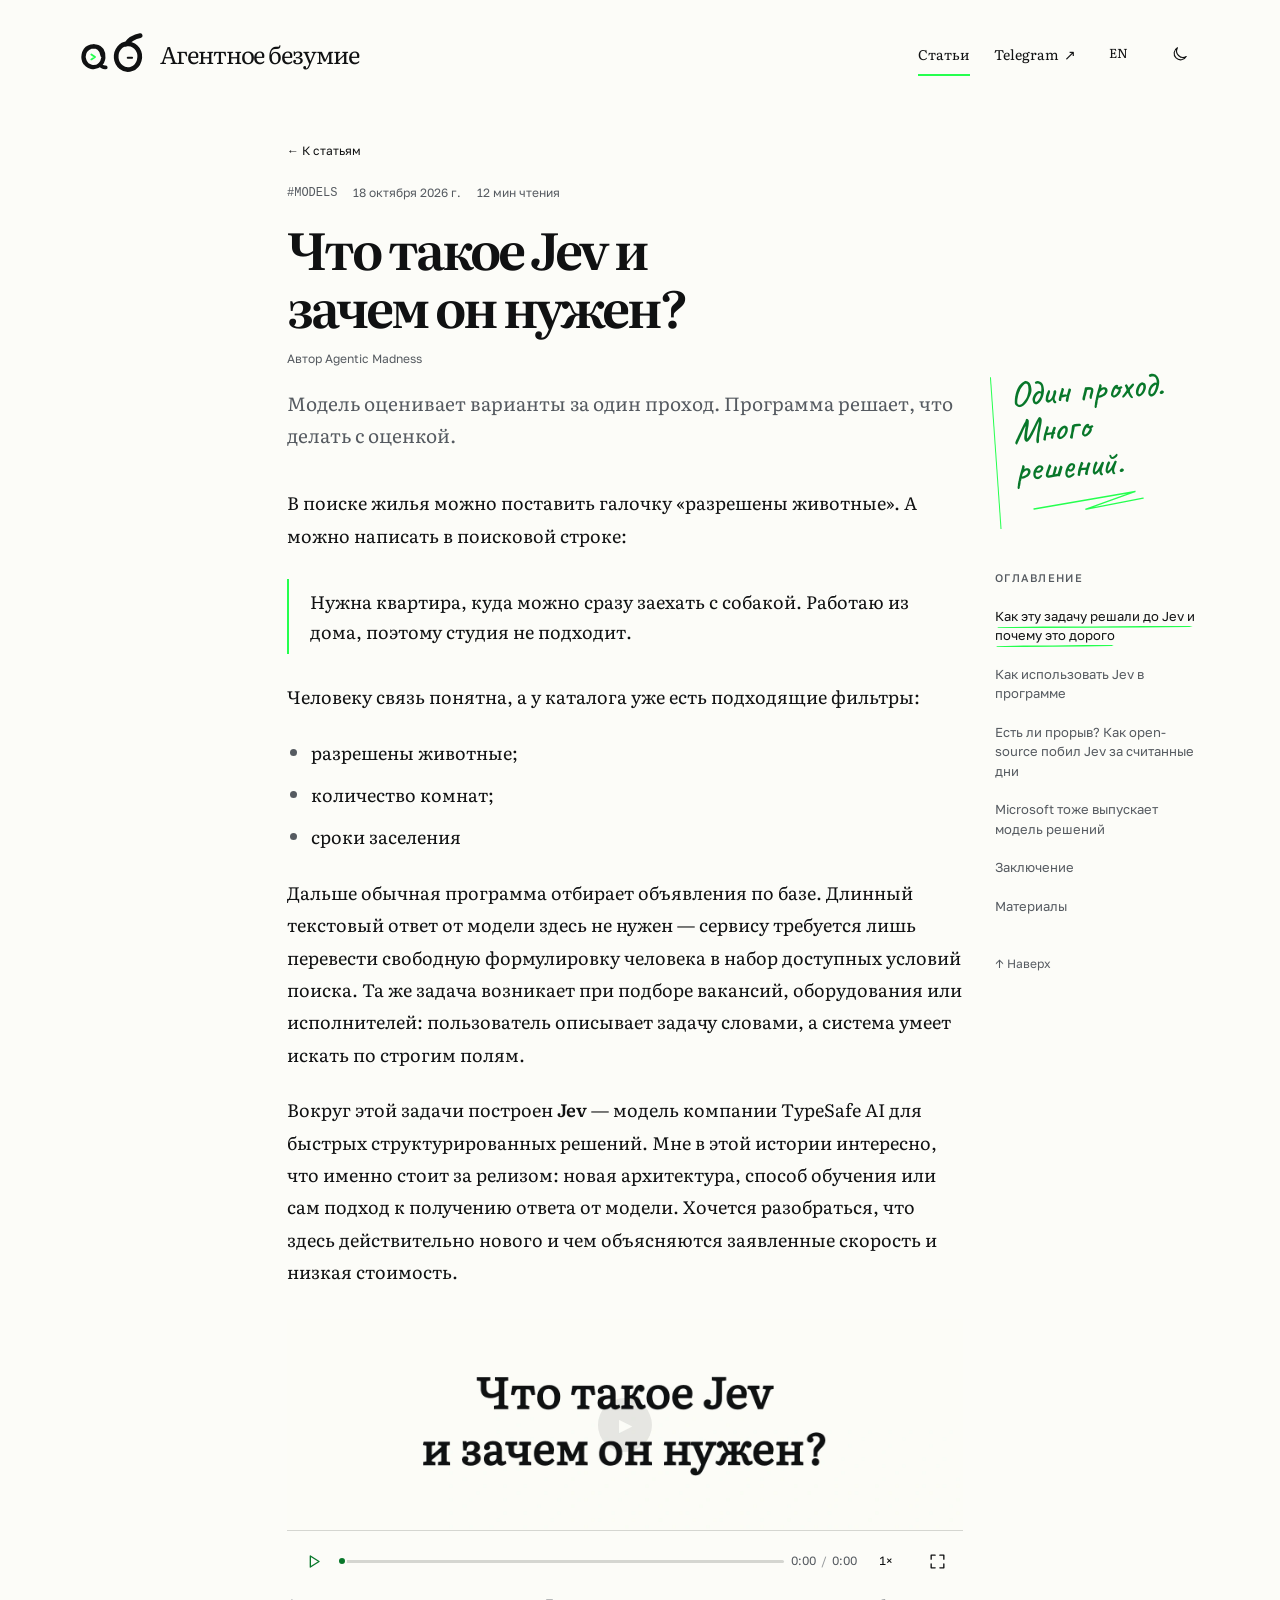
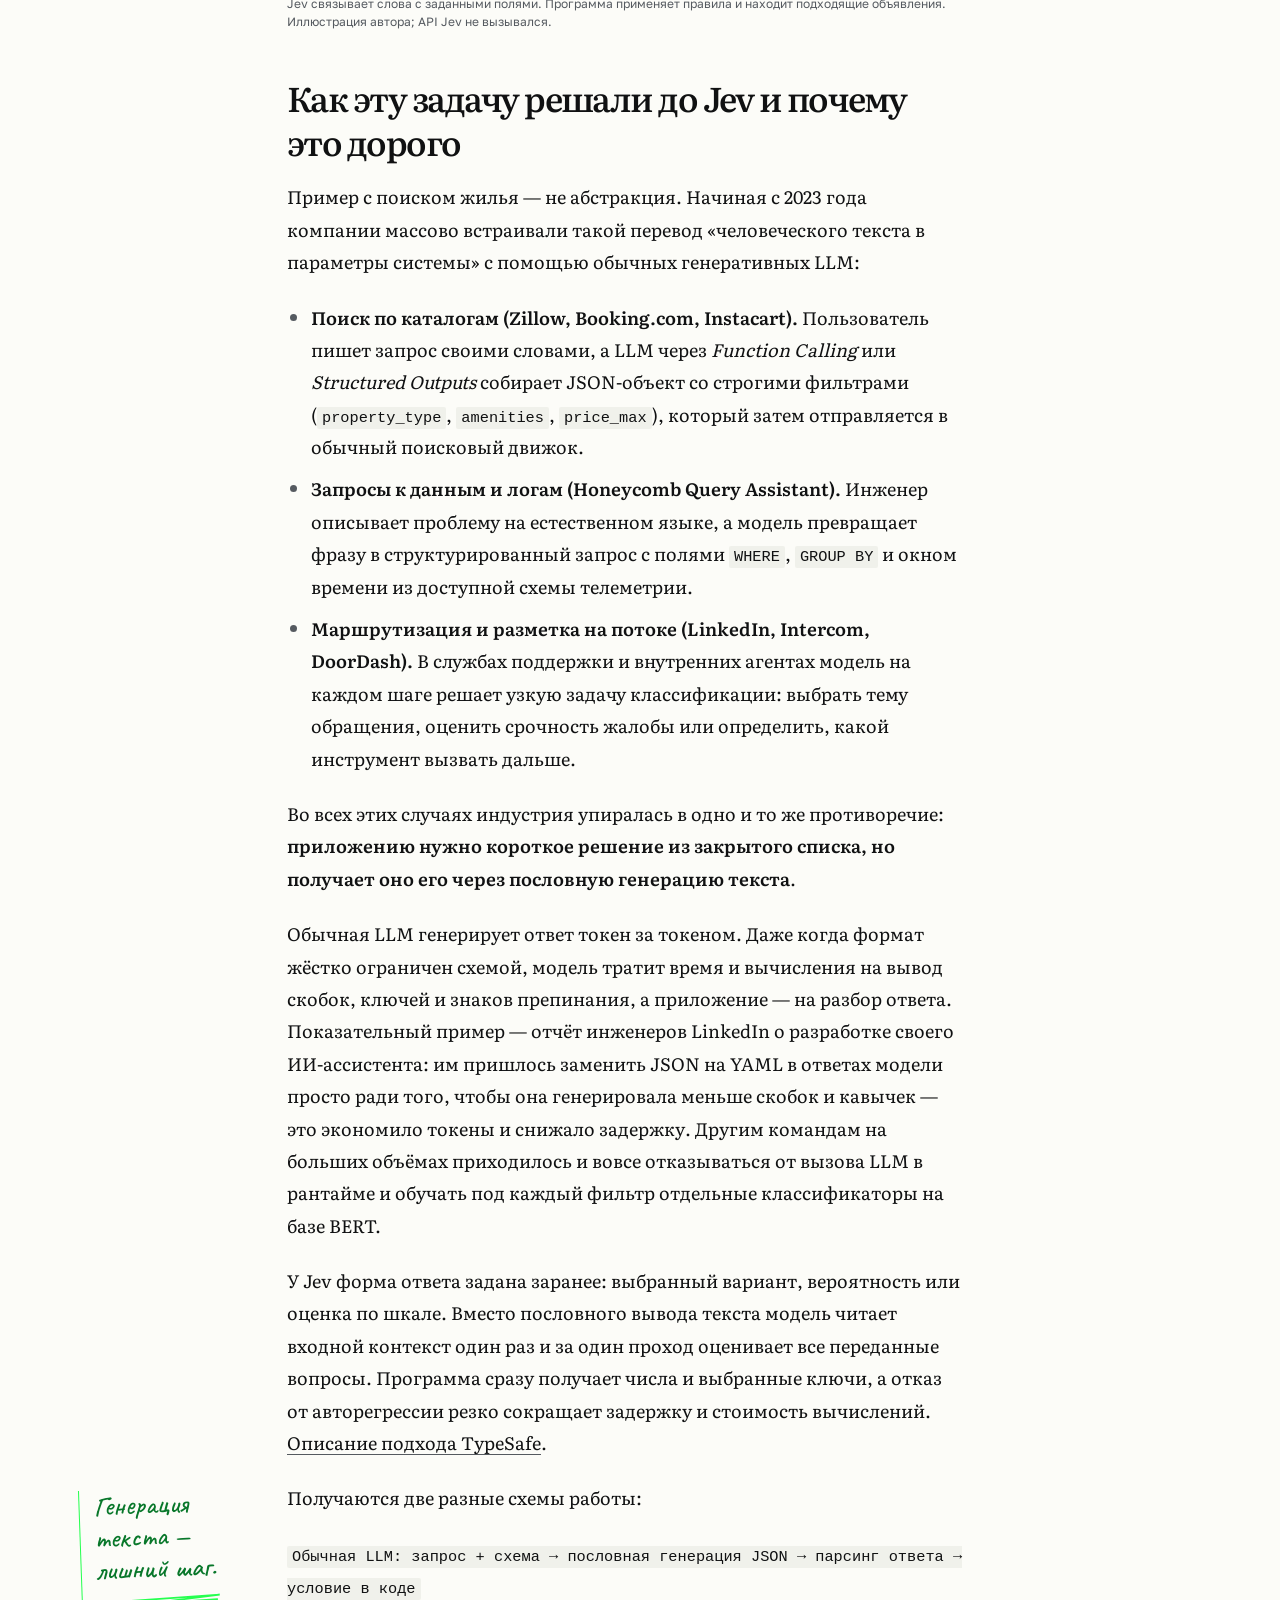
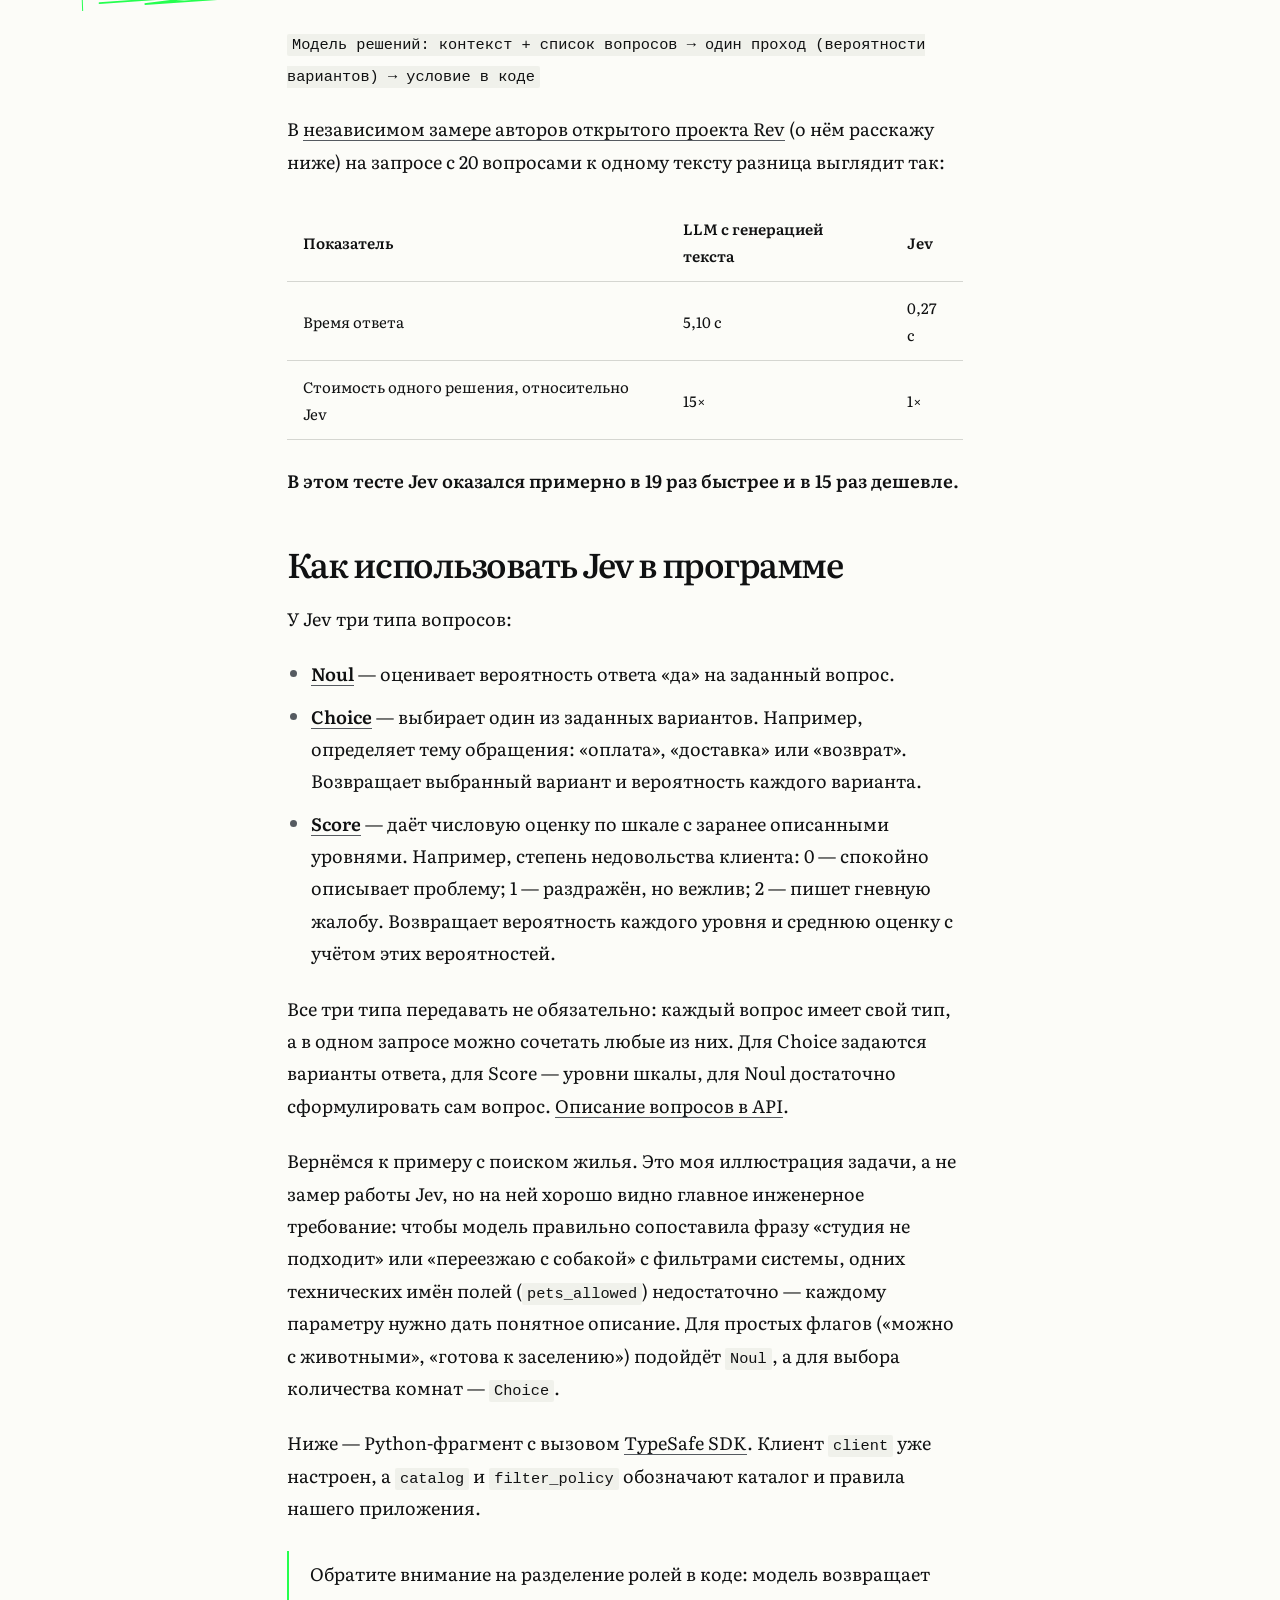
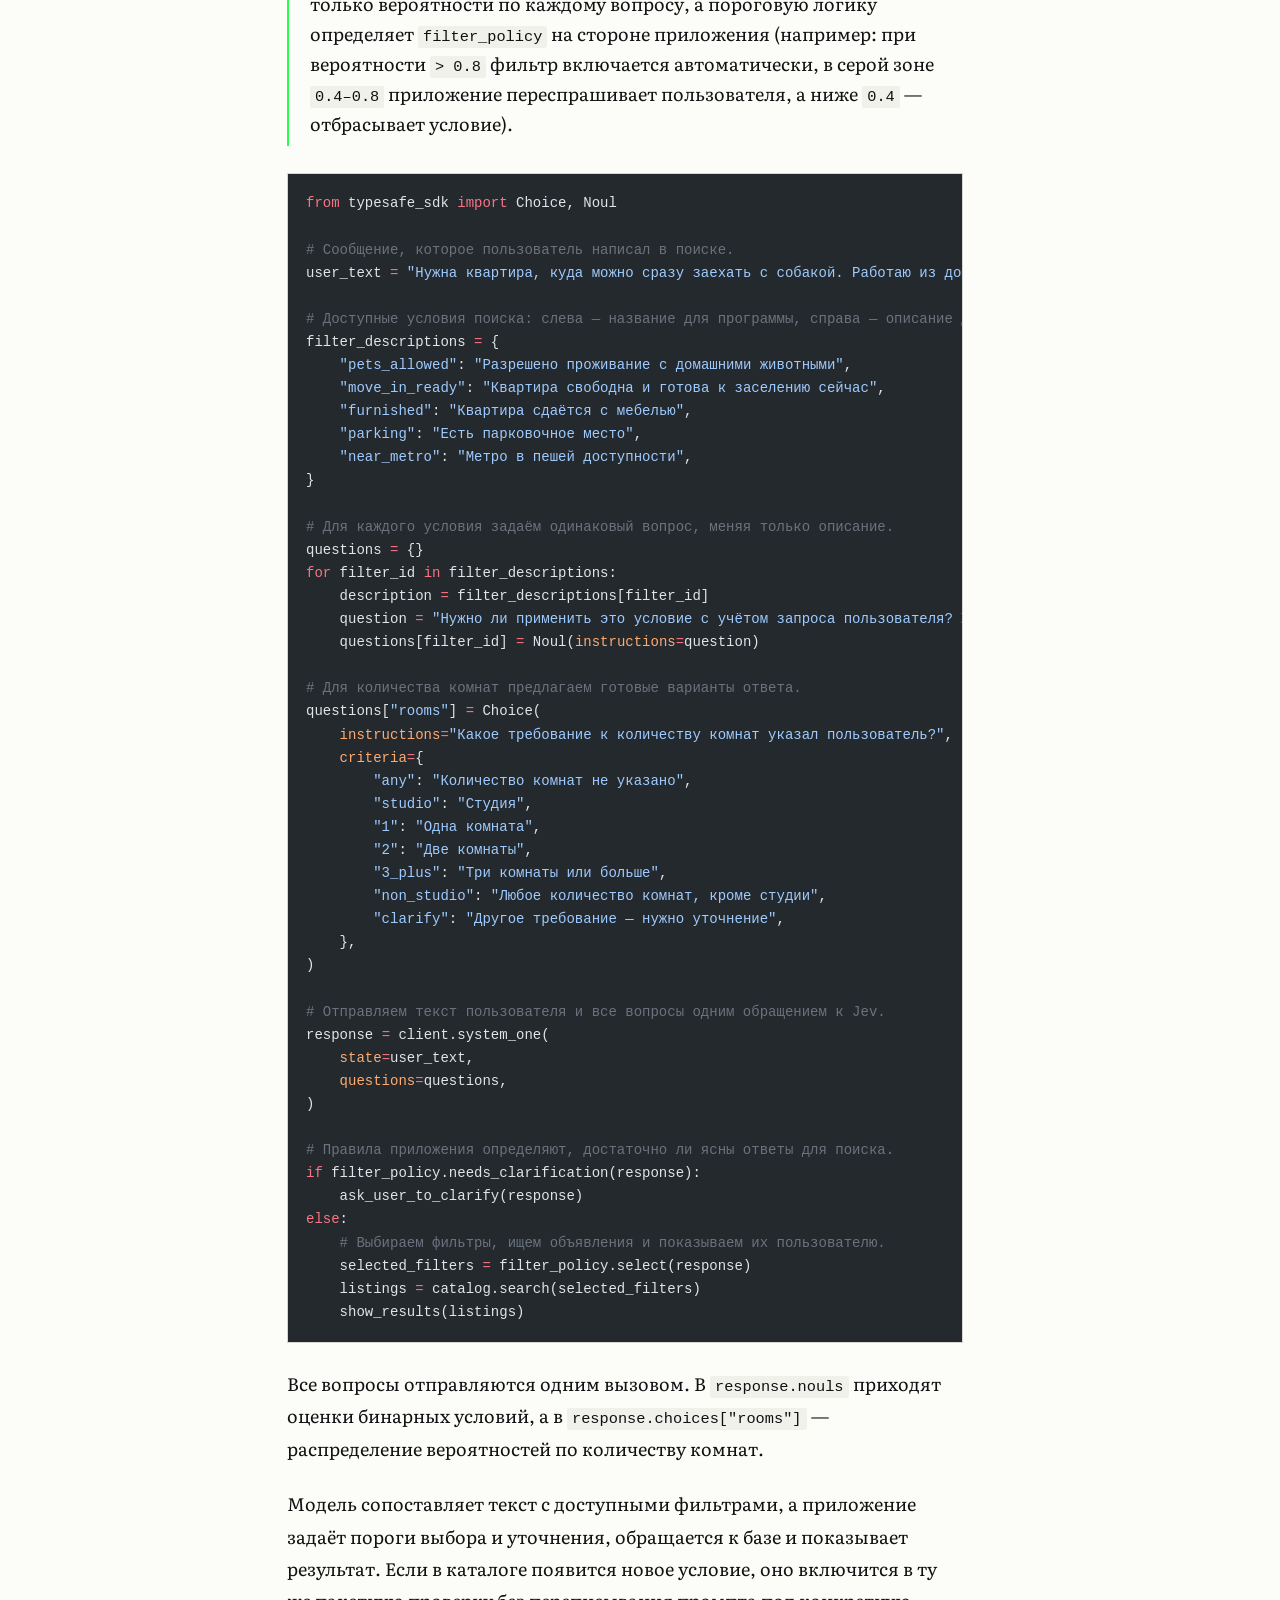
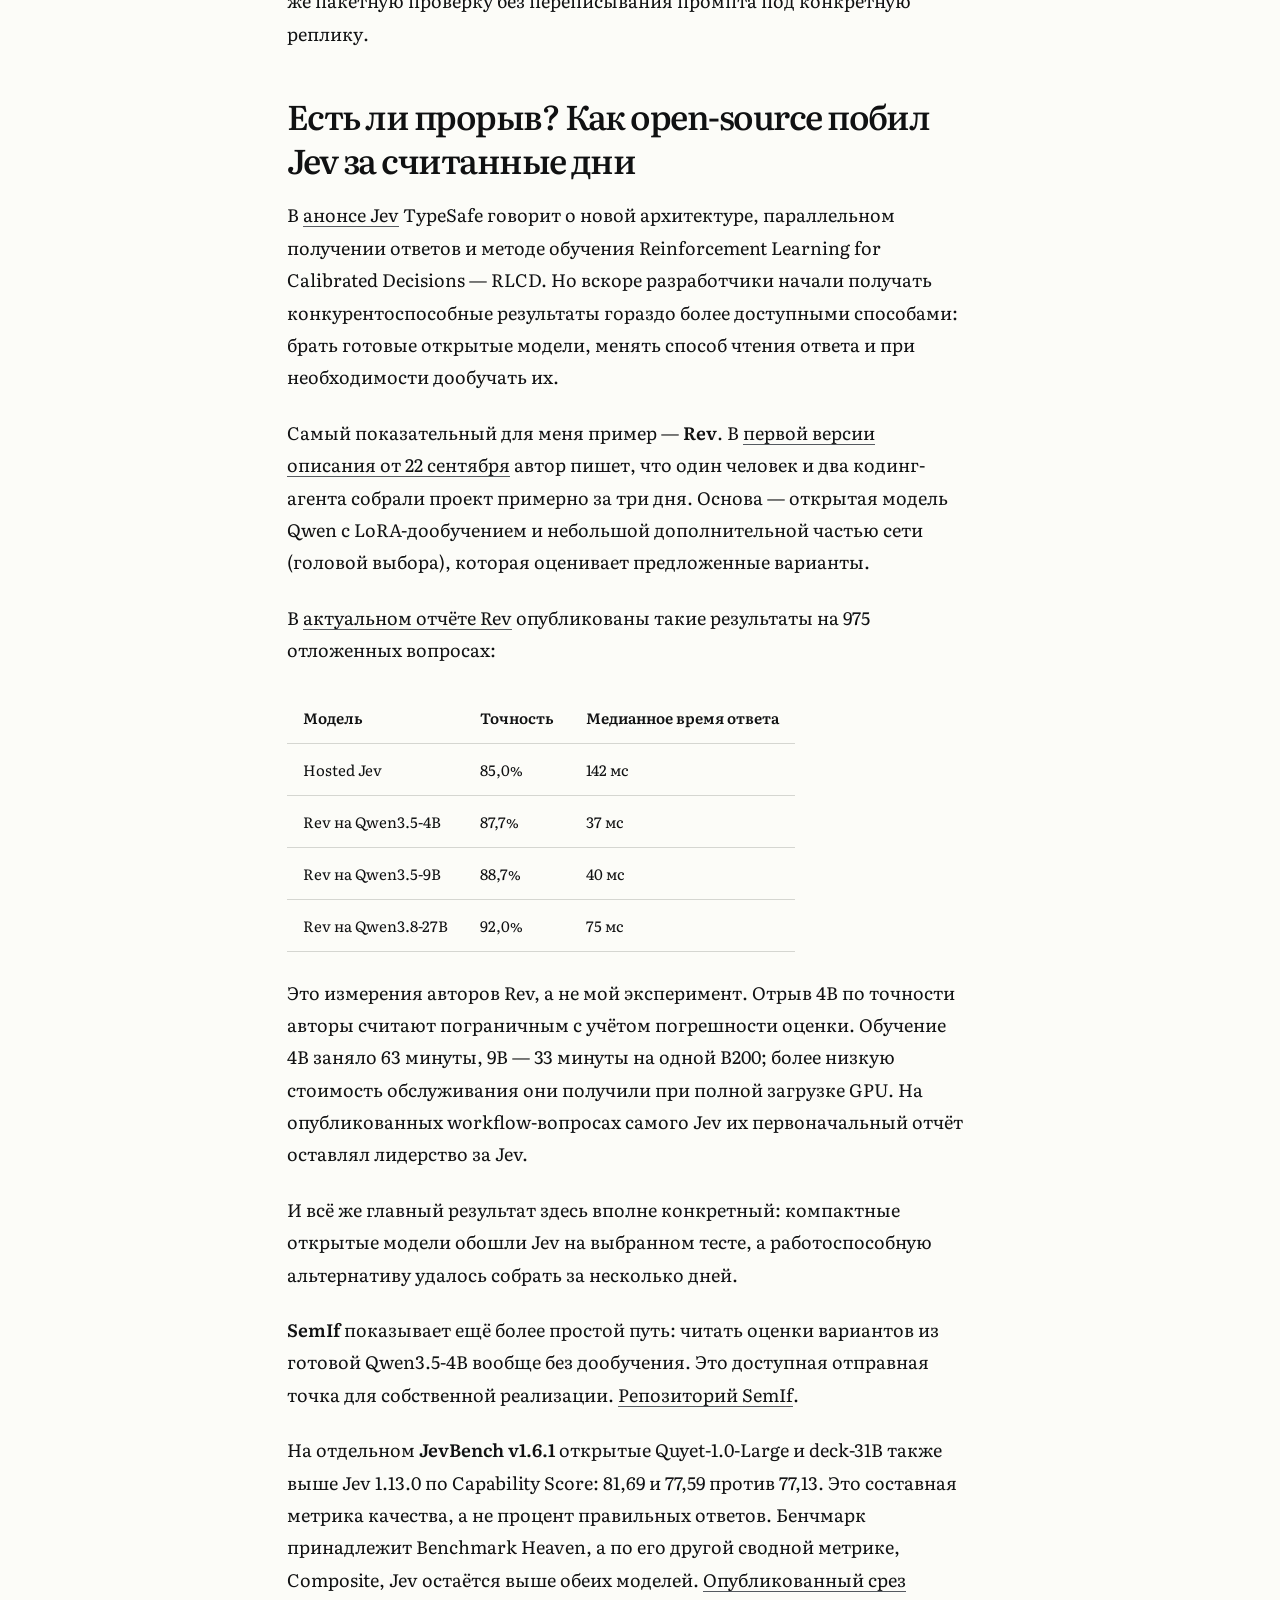
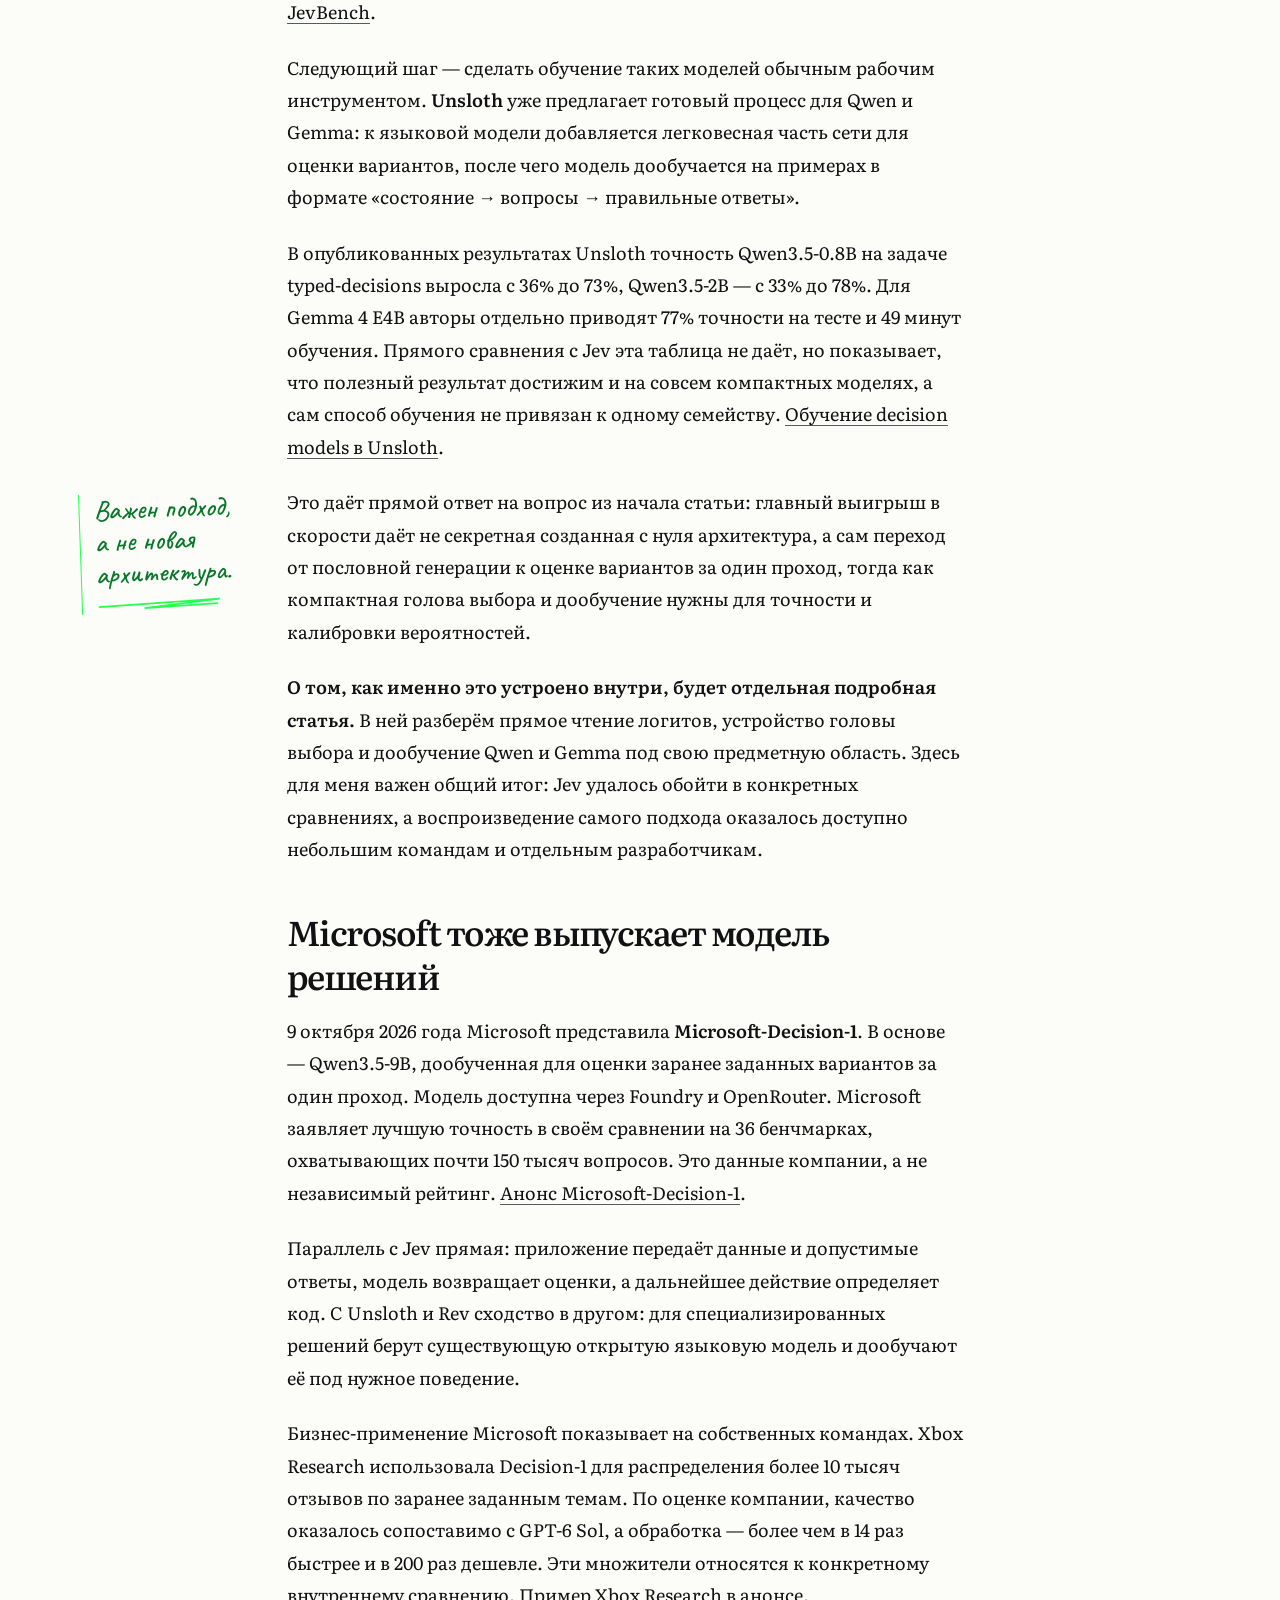
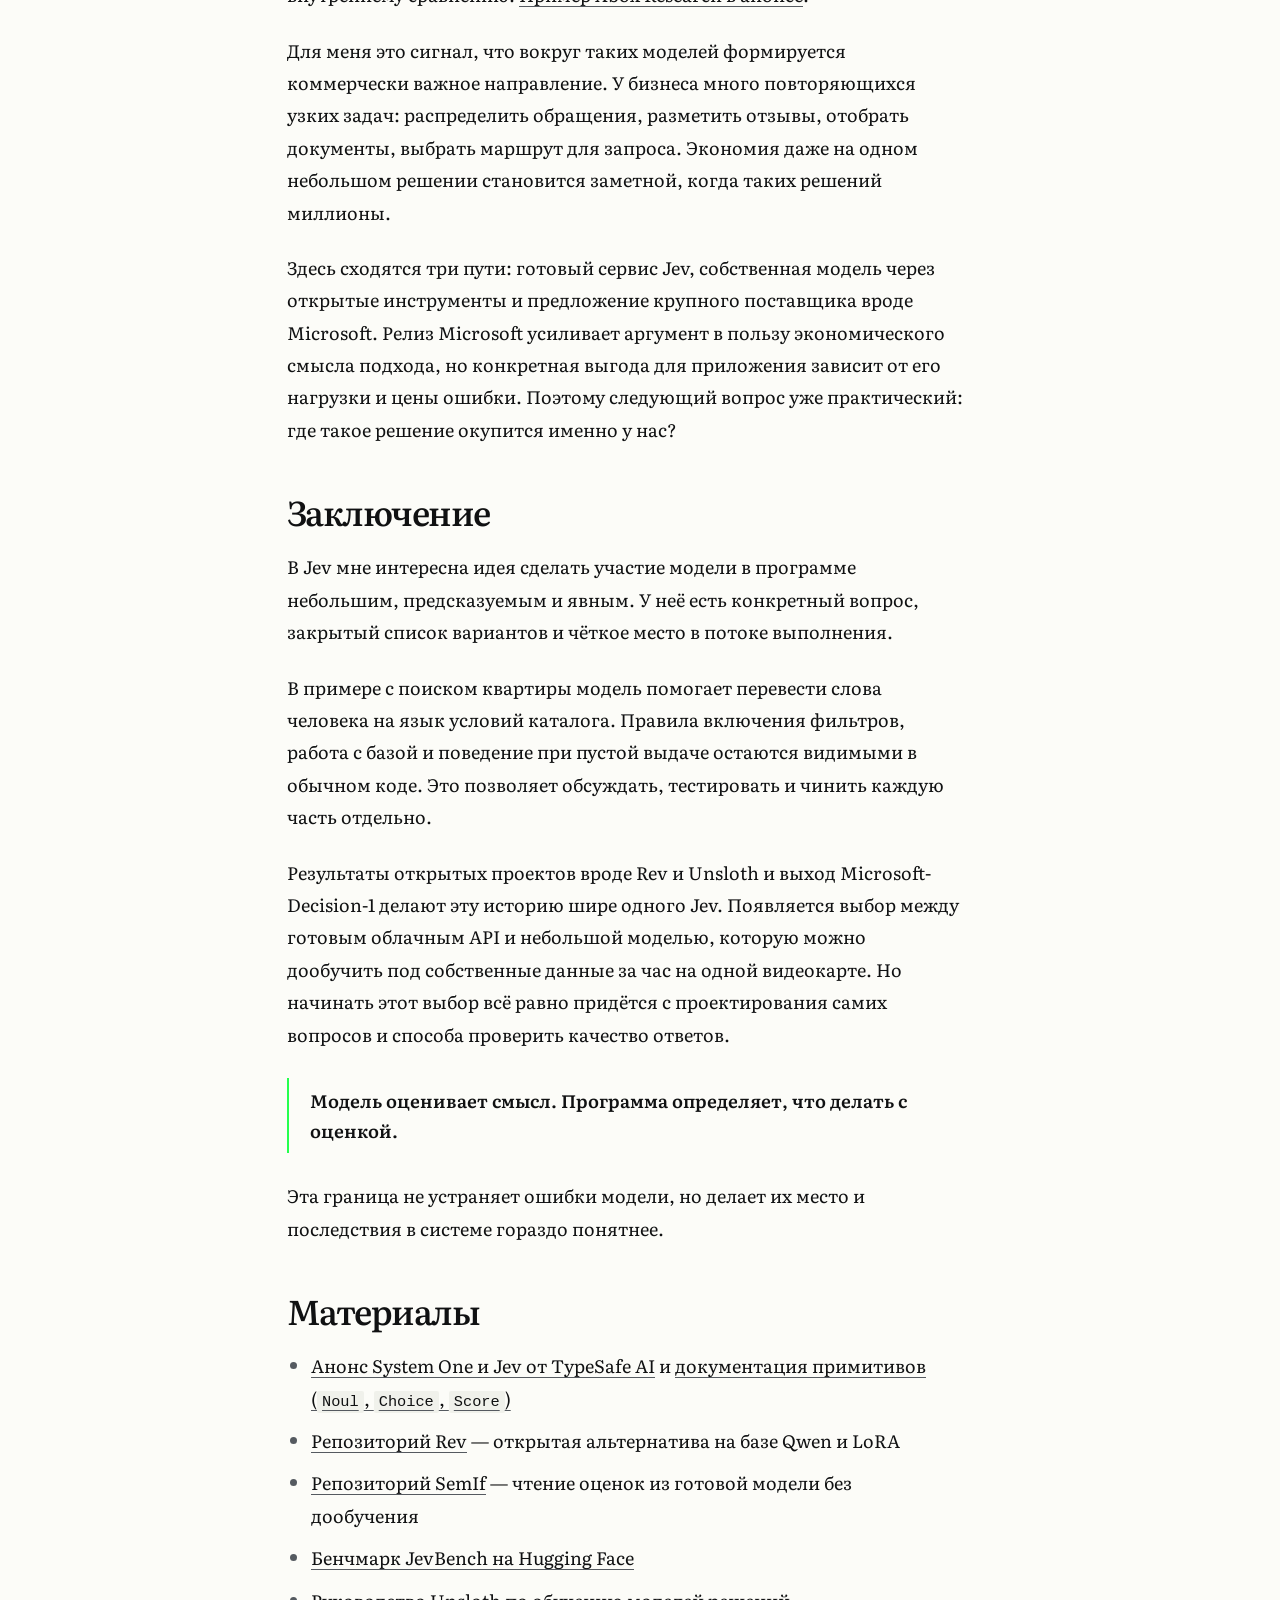
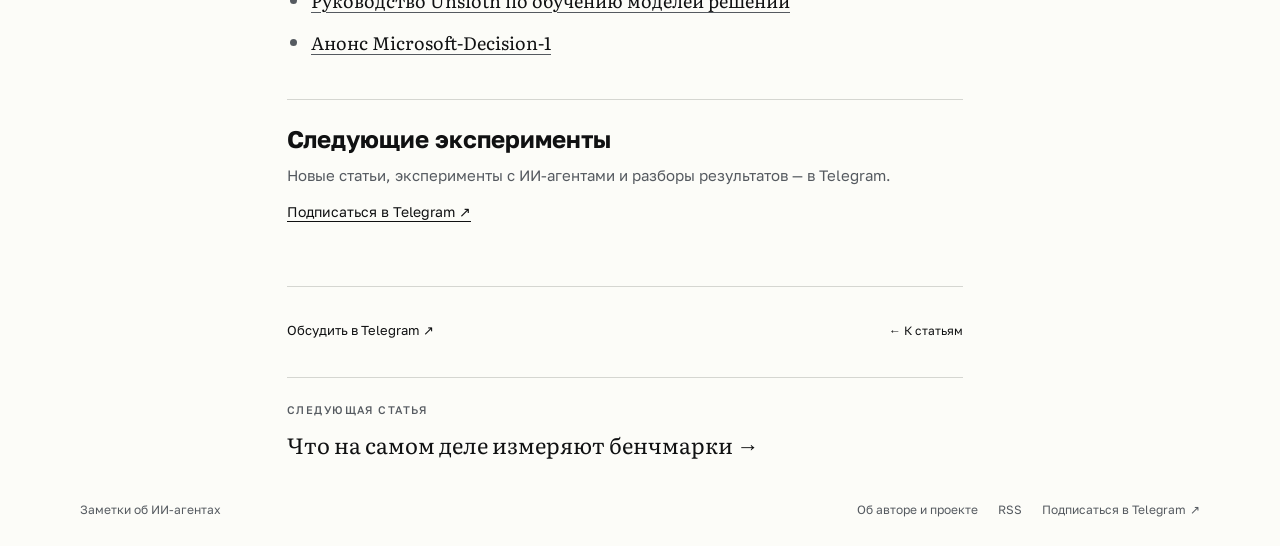
<file: ru/posts/chto-takoe-jev-i-zachem-on-nuzhen/index.html>
<!DOCTYPE html><html lang="ru" data-theme="light"><head><meta charset="utf-8"><meta name="viewport" content="width=device-width, initial-scale=1"><title>Что такое Jev и зачем он нужен? — Агентное безумие</title><meta name="description" content="Как Jev превращает свободный текст в оценки заданных вариантов, зачем это нужно программе и что показывают сравнения с Rev, Unsloth и Microsoft-Decision-1."><meta name="google-site-verification" content="QAlcIxzeUEj-Bz4RAMF-JlXkKNdyJYGy_0wqJb3vkJM"><meta name="yandex-verification" content="e8970f777efe10f8"><meta name="msvalidate.01" content="9D9E6ACCE65FF9F6845810A7A17249B0"><link rel="canonical" href="https://agentic-madness.com/ru/posts/chto-takoe-jev-i-zachem-on-nuzhen/"><link rel="alternate" hreflang="ru" href="https://agentic-madness.com/ru/posts/chto-takoe-jev-i-zachem-on-nuzhen/"><link rel="alternate" hreflang="en" href="https://agentic-madness.com/en/posts/what-is-jev-and-what-is-it-for/"><link rel="icon" href="/favicon.svg" type="image/svg+xml"><link rel="alternate" type="application/rss+xml" title="Агентное безумие" href="/ru/rss.xml"><script type="application/ld+json">{"@context":"https://schema.org","@type":"BlogPosting","headline":"Что такое Jev и зачем он нужен?","description":"Как Jev превращает свободный текст в оценки заданных вариантов, зачем это нужно программе и что показывают сравнения с Rev, Unsloth и Microsoft-Decision-1.","inLanguage":"ru","datePublished":"2026-10-18T00:00:00.000Z","mainEntityOfPage":"https://agentic-madness.com/ru/posts/chto-takoe-jev-i-zachem-on-nuzhen/","image":"https://agentic-madness.com/media/03-jev-01/covers/cover-ru.png","author":{"@type":"Person","@id":"https://agentic-madness.com/#author","name":"Автор Agentic Madness","url":"https://agentic-madness.com/ru/about/"}}</script><meta property="og:type" content="article"><meta property="og:title" content="Что такое Jev и зачем он нужен? — Агентное безумие"><meta property="og:description" content="Как Jev превращает свободный текст в оценки заданных вариантов, зачем это нужно программе и что показывают сравнения с Rev, Unsloth и Microsoft-Decision-1."><meta property="og:url" content="https://agentic-madness.com/ru/posts/chto-takoe-jev-i-zachem-on-nuzhen/"><meta property="og:locale" content="ru_RU"><meta property="og:image" content="https://agentic-madness.com/media/03-jev-01/covers/cover-ru.png"><meta property="og:image:alt" content="Что такое Jev и зачем он нужен: три карточки Noul, Choice и Score показывают вероятность «да», выбор варианта и оценку по шкале."><meta property="og:image:width" content="1254"><meta property="og:image:height" content="1254"><meta name="twitter:card" content="summary_large_image"><meta name="twitter:title" content="Что такое Jev и зачем он нужен? — Агентное безумие"><meta name="twitter:description" content="Как Jev превращает свободный текст в оценки заданных вариантов, зачем это нужно программе и что показывают сравнения с Rev, Unsloth и Microsoft-Decision-1."><meta name="twitter:image" content="https://agentic-madness.com/media/03-jev-01/covers/cover-ru.png"><meta name="twitter:image:alt" content="Что такое Jev и зачем он нужен: три карточки Noul, Choice и Score показывают вероятность «да», выбор варианта и оценку по шкале."><script>
    // Set the saved choice before paint; first visits always start in light.
    let savedTheme;
    try { savedTheme = localStorage.getItem('ab-theme'); } catch {}
    document.documentElement.dataset.theme = savedTheme === 'dark' ? 'dark' : 'light';
  </script><link rel="stylesheet" href="/_astro/Base.DkuzZ1Ej.css"><link rel="stylesheet" href="/_astro/_slug_.D-mMn6Of.css"></head><body><div class="site"><a class="skip" href="#main">К содержанию</a><header class="site-head shell" id="top"><a class="brand" href="/ru/" aria-label="Агентное безумие — на главную"><svg class="logo" viewBox="140 298 802 519" aria-hidden="true"><g transform="translate(-44.5 54)" fill="none" stroke-linecap="round" stroke-linejoin="round"><path d="M466 519 C458 437 397 395 323 411 C242 429 211 517 242 593 C274 669 371 692 434 638 C484 595 491 511 457 456 C424 405 349 392 286 429 C226 465 211 548 248 614" stroke="currentColor" stroke-width="53"></path><path d="M434 638 C452 661 477 674 507 671" stroke="currentColor" stroke-width="46"></path><path d="M674 430 C618 500 626 610 700 669 C780 733 897 689 926 586 C956 482 890 383 792 378 C743 375 701 394 674 430 M760 382 C805 323 868 287 939 274" stroke="currentColor" stroke-width="59"></path><path d="M327 509 L373 540 L327 571" stroke="#25FF4F" stroke-width="23"></path><path d="M782 550 H838" stroke="currentColor" stroke-width="23"></path></g></svg><span>Агентное безумие</span></a><div class="header-tools"><nav class="navigation" aria-label="Основная навигация"><a class="active" href="/ru/#posts">Статьи</a><a class="external-link" href="https://t.me/agentic_madness" target="_blank" rel="noopener">Telegram <span class="external-arrow" aria-hidden="true">↗</span></a></nav><a class="language" href="/en/posts/what-is-jev-and-what-is-it-for/" aria-label="Read in English" hreflang="en" lang="en"><span class="ink-link">EN</span></a><button class="theme-toggle" type="button" aria-label="Включить тёмную тему" data-to-dark="Включить тёмную тему" data-to-light="Включить светлую тему" title="Включить тёмную тему"><span class="moon"><svg viewBox="0 0 24 24" aria-hidden="true"><path d="M20.3 15.4A8.6 8.6 0 0 1 8.6 3.7 8.6 8.6 0 1 0 20.3 15.4Z"></path></svg></span><span class="sun"><svg viewBox="0 0 24 24" aria-hidden="true"><circle cx="12" cy="12" r="4"></circle><path d="M12 2v2m0 16v2M2 12h2m16 0h2M5 5l1.4 1.4m11.2 11.2L19 19M5 19l1.4-1.4M17.6 6.4 19 5"></path></svg></span></button></div></header><main id="main" class="article-layout shell" data-astro-cid-ddgcoj2e><article class="article" data-astro-cid-ddgcoj2e><header class="article-head" data-astro-cid-ddgcoj2e><a class="back-link" href="/ru/#posts" data-astro-cid-ddgcoj2e>← К статьям</a><div class="meta" data-astro-cid-ddgcoj2e><span data-astro-cid-ddgcoj2e>#MODELS</span><time datetime="2026-10-18T00:00:00.000Z" data-astro-cid-ddgcoj2e>18 октября 2026 г.</time><span data-astro-cid-ddgcoj2e>12 мин чтения</span></div><h1 data-astro-cid-ddgcoj2e>Что такое Jev и зачем он нужен?</h1><p class="article-author" data-astro-cid-ddgcoj2e><a class="ink-link" rel="author" href="/ru/about/" data-astro-cid-ddgcoj2e>Автор Agentic Madness</a></p><p class="article-deck" data-astro-cid-ddgcoj2e>Модель оценивает варианты за один проход. Программа решает, что делать с оценкой.</p></header><details class="mobile-contents"><summary>Оглавление</summary><nav aria-label="Оглавление"><a href="#как-эту-задачу-решали-до-jev-и-почему-это-дорого"><span class="contents-label">Как эту задачу решали до Jev и почему это дорого</span></a><a href="#как-использовать-jev-в-программе"><span class="contents-label">Как использовать Jev в программе</span></a><a href="#есть-ли-прорыв-как-open-source-побил-jev-за-считанные-дни"><span class="contents-label">Есть ли прорыв? Как open-source побил Jev за считанные дни</span></a><a href="#microsoft-тоже-выпускает-модель-решений"><span class="contents-label">Microsoft тоже выпускает модель решений</span></a><a href="#заключение"><span class="contents-label">Заключение</span></a><a href="#материалы"><span class="contents-label">Материалы</span></a></nav></details><div class="prose" id="article-body" data-astro-cid-ddgcoj2e><p>В поиске жилья можно поставить галочку «разрешены животные». А можно написать в поисковой строке:</p>
<blockquote>
<p>Нужна квартира, куда можно сразу заехать с собакой. Работаю из дома, поэтому студия не подходит.</p>
</blockquote>
<p>Человеку связь понятна, а у каталога уже есть подходящие фильтры:</p>
<ul>
<li>разрешены животные;</li>
<li>количество комнат;</li>
<li>сроки заселения</li>
</ul>
<p>Дальше обычная программа отбирает объявления по базе. Длинный текстовый ответ от модели здесь не нужен — сервису требуется лишь перевести свободную формулировку человека в набор доступных условий поиска. Та же задача возникает при подборе вакансий, оборудования или исполнителей: пользователь описывает задачу словами, а система умеет искать по строгим полям.</p>
<p>Вокруг этой задачи построен <strong>Jev</strong> — модель компании TypeSafe AI для быстрых структурированных решений. Мне в этой истории интересно, что именно стоит за релизом: новая архитектура, способ обучения или сам подход к получению ответа от модели. Хочется разобраться, что здесь действительно нового и чем объясняются заявленные скорость и низкая стоимость.</p>
<figure>
  <media-i18n lang="ru"><video-player class="article-player"><media-container class="article-video" data-playing="false"><div class="video-preview"><video class="video-frame" src="/media/03-jev-01/video/jev-phrase-ru.mp4" poster="/media/03-jev-01/video/jev-title-ru.webp" width="1600" height="500" aria-label="Как запрос пользователя проходит через Jev и backend к подходящим объявлениям" data-play-label="Смотреть видео" data-pause-label="Приостановить" data-again-label="Смотреть снова" muted playsinline preload="none" tabindex="0"></video><img class="video-poster" src="/media/03-jev-01/video/jev-title-ru.webp" width="1600" height="500" alt="" aria-hidden="true" hidden loading="lazy" decoding="async"></div><div class="video-controls">
    <media-play-button class="video-control video-control-play" data-video-play aria-label="Смотреть видео" title="Смотреть видео"><svg class="video-icon-play" viewBox="0 0 24 24" aria-hidden="true"><path d="m8 5 11 7-11 7Z"/></svg><svg class="video-icon-pause" viewBox="0 0 24 24" aria-hidden="true"><path d="M8 5v14M16 5v14"/></svg></media-play-button>
    <media-time-slider class="video-timeline" aria-label="Позиция в видео"><media-slider-track><media-slider-buffer></media-slider-buffer><media-slider-fill></media-slider-fill></media-slider-track><media-slider-thumb></media-slider-thumb><media-slider-value type="pointer"></media-slider-value></media-time-slider>
    <div class="video-time"><media-time type="current"></media-time><span class="video-time-separator" aria-hidden="true">/</span><media-time type="duration"></media-time></div>
    <media-playback-rate-button class="video-control video-rate" data-rate="1" title="Изменить скорость"></media-playback-rate-button>
    <media-fullscreen-button class="video-control video-fullscreen" title="Полный экран"><svg class="video-icon-enter" viewBox="0 0 24 24" aria-hidden="true"><path d="M9 4H4v5m11-5h5v5M4 15v5h5m11-5v5h-5"/></svg><svg class="video-icon-exit" viewBox="0 0 24 24" aria-hidden="true"><path d="M4 9h5V4m6 0v5h5M9 20v-5H4m11 5v-5h5"/></svg></media-fullscreen-button>
  </div></media-container></video-player></media-i18n>
  <figcaption>Jev связывает слова с заданными полями. Программа применяет правила и находит подходящие объявления. Иллюстрация автора; API Jev не вызывался.</figcaption>
</figure>
<h2 id="как-эту-задачу-решали-до-jev-и-почему-это-дорого">Как эту задачу решали до Jev и почему это дорого</h2>
<p>Пример с поиском жилья — не абстракция. Начиная с 2023 года компании массово встраивали такой перевод «человеческого текста в параметры системы» с помощью обычных генеративных LLM:</p>
<ul>
<li><strong>Поиск по каталогам (Zillow, Booking.com, Instacart).</strong> Пользователь пишет запрос своими словами, а LLM через <em>Function Calling</em> или <em>Structured Outputs</em> собирает JSON-объект со строгими фильтрами (<code>property_type</code>, <code>amenities</code>, <code>price_max</code>), который затем отправляется в обычный поисковый движок.</li>
<li><strong>Запросы к данным и логам (Honeycomb Query Assistant).</strong> Инженер описывает проблему на естественном языке, а модель превращает фразу в структурированный запрос с полями <code>WHERE</code>, <code>GROUP BY</code> и окном времени из доступной схемы телеметрии.</li>
<li><strong>Маршрутизация и разметка на потоке (LinkedIn, Intercom, DoorDash).</strong> В службах поддержки и внутренних агентах модель на каждом шаге решает узкую задачу классификации: выбрать тему обращения, оценить срочность жалобы или определить, какой инструмент вызвать дальше.</li>
</ul>
<p>Во всех этих случаях индустрия упиралась в одно и то же противоречие: <strong>приложению нужно короткое решение из закрытого списка, но получает оно его через пословную генерацию текста</strong>.</p>
<p>Обычная LLM генерирует ответ токен за токеном. Даже когда формат жёстко ограничен схемой, модель тратит время и вычисления на вывод скобок, ключей и знаков препинания, а приложение — на разбор ответа. Показательный пример — отчёт инженеров LinkedIn о разработке своего ИИ-ассистента: им пришлось заменить JSON на YAML в ответах модели просто ради того, чтобы она генерировала меньше скобок и кавычек — это экономило токены и снижало задержку. Другим командам на больших объёмах приходилось и вовсе отказываться от вызова LLM в рантайме и обучать под каждый фильтр отдельные классификаторы на базе BERT.</p>
<p>У Jev форма ответа задана заранее: выбранный вариант, вероятность или оценка по шкале. Вместо пословного вывода текста модель читает входной контекст один раз и за один проход оценивает все переданные вопросы. Программа сразу получает числа и выбранные ключи, а отказ от авторегрессии резко сокращает задержку и стоимость вычислений. <a href="https://typesafe.ai/blog/introducing-system-one-models-and-jev">Описание подхода TypeSafe</a>.</p>
<aside class="article-note" lang="ru" data-graphic-text data-ink-reveal>Генерация<br/>текста —<br/>лишний шаг.<svg viewBox="0 0 150 20" aria-hidden="true"><path pathLength="1" d="M3 12 142 7 55 15 139 12"/></svg></aside>
<p>Получаются две разные схемы работы:</p>
<p><code>Обычная LLM: запрос + схема → пословная генерация JSON → парсинг ответа → условие в коде</code></p>
<p><code>Модель решений: контекст + список вопросов → один проход (вероятности вариантов) → условие в коде</code></p>
<p>В <a href="https://github.com/robbalian/rev/blob/59b2e769efd32fc7e8e7e421f093422f7989ca71/README.md#the-journey">независимом замере авторов открытого проекта Rev</a> (о нём расскажу ниже) на запросе с 20 вопросами к одному тексту разница выглядит так:</p>
<table>
<thead>
<tr>
<th>Показатель</th>
<th>LLM с генерацией текста</th>
<th>Jev</th>
</tr>
</thead>
<tbody>
<tr>
<td>Время ответа</td>
<td>5,10 с</td>
<td>0,27 с</td>
</tr>
<tr>
<td>Стоимость одного решения, относительно Jev</td>
<td>15×</td>
<td>1×</td>
</tr>
</tbody>
</table>
<p><strong>В этом тесте Jev оказался примерно в 19 раз быстрее и в 15 раз дешевле.</strong></p>
<h2 id="как-использовать-jev-в-программе">Как использовать Jev в программе</h2>
<p>У Jev три типа вопросов:</p>
<ul>
<li><strong><a href="https://docs.typesafe.ai/primitives/noul">Noul</a></strong> — оценивает вероятность ответа «да» на заданный вопрос.</li>
<li><strong><a href="https://docs.typesafe.ai/primitives/choice">Choice</a></strong> — выбирает один из заданных вариантов. Например, определяет тему обращения: «оплата», «доставка» или «возврат». Возвращает выбранный вариант и вероятность каждого варианта.</li>
<li><strong><a href="https://docs.typesafe.ai/primitives/score">Score</a></strong> — даёт числовую оценку по шкале с заранее описанными уровнями. Например, степень недовольства клиента: 0 — спокойно описывает проблему; 1 — раздражён, но вежлив; 2 — пишет гневную жалобу.
Возвращает вероятность каждого уровня и среднюю оценку с учётом этих вероятностей.</li>
</ul>
<p>Все три типа передавать не обязательно: каждый вопрос имеет свой тип, а в одном запросе можно сочетать любые из них. Для Choice задаются варианты ответа, для Score — уровни шкалы, для Noul достаточно сформулировать сам вопрос. <a href="https://docs.typesafe.ai/primitives">Описание вопросов в API</a>.</p>
<p>Вернёмся к примеру с поиском жилья. Это моя иллюстрация задачи, а не замер работы Jev, но на ней хорошо видно главное инженерное требование: чтобы модель правильно сопоставила фразу «студия не подходит» или «переезжаю с собакой» с фильтрами системы, одних технических имён полей (<code>pets_allowed</code>) недостаточно — каждому параметру нужно дать понятное описание. Для простых флагов («можно с животными», «готова к заселению») подойдёт <code>Noul</code>, а для выбора количества комнат — <code>Choice</code>.</p>
<p>Ниже — Python-фрагмент с вызовом <a href="https://docs.typesafe.ai/sdk/python">TypeSafe SDK</a>. Клиент <code>client</code> уже настроен, а <code>catalog</code> и <code>filter_policy</code> обозначают каталог и правила нашего приложения.</p>
<blockquote>
<p>Обратите внимание на разделение ролей в коде: модель возвращает только вероятности по каждому вопросу, а пороговую логику определяет <code>filter_policy</code> на стороне приложения (например: при вероятности <code>&gt; 0.8</code> фильтр включается автоматически, в серой зоне <code>0.4–0.8</code> приложение переспрашивает пользователя, а ниже <code>0.4</code> — отбрасывает условие).</p>
</blockquote>
<pre class="astro-code github-dark" style="background-color:#24292e;color:#e1e4e8; overflow-x: auto;" tabindex="0" data-language="python"><code><span class="line"><span style="color:#F97583">from</span><span style="color:#E1E4E8"> typesafe_sdk </span><span style="color:#F97583">import</span><span style="color:#E1E4E8"> Choice, Noul</span></span>
<span class="line"></span>
<span class="line"><span style="color:#6A737D"># Сообщение, которое пользователь написал в поиске.</span></span>
<span class="line"><span style="color:#E1E4E8">user_text </span><span style="color:#F97583">=</span><span style="color:#9ECBFF"> "Нужна квартира, куда можно сразу заехать с собакой. Работаю из дома, поэтому студия не подходит."</span></span>
<span class="line"></span>
<span class="line"><span style="color:#6A737D"># Доступные условия поиска: слева — название для программы, справа — описание для модели.</span></span>
<span class="line"><span style="color:#E1E4E8">filter_descriptions </span><span style="color:#F97583">=</span><span style="color:#E1E4E8"> {</span></span>
<span class="line"><span style="color:#9ECBFF">    "pets_allowed"</span><span style="color:#E1E4E8">: </span><span style="color:#9ECBFF">"Разрешено проживание с домашними животными"</span><span style="color:#E1E4E8">,</span></span>
<span class="line"><span style="color:#9ECBFF">    "move_in_ready"</span><span style="color:#E1E4E8">: </span><span style="color:#9ECBFF">"Квартира свободна и готова к заселению сейчас"</span><span style="color:#E1E4E8">,</span></span>
<span class="line"><span style="color:#9ECBFF">    "furnished"</span><span style="color:#E1E4E8">: </span><span style="color:#9ECBFF">"Квартира сдаётся с мебелью"</span><span style="color:#E1E4E8">,</span></span>
<span class="line"><span style="color:#9ECBFF">    "parking"</span><span style="color:#E1E4E8">: </span><span style="color:#9ECBFF">"Есть парковочное место"</span><span style="color:#E1E4E8">,</span></span>
<span class="line"><span style="color:#9ECBFF">    "near_metro"</span><span style="color:#E1E4E8">: </span><span style="color:#9ECBFF">"Метро в пешей доступности"</span><span style="color:#E1E4E8">,</span></span>
<span class="line"><span style="color:#E1E4E8">}</span></span>
<span class="line"></span>
<span class="line"><span style="color:#6A737D"># Для каждого условия задаём одинаковый вопрос, меняя только описание.</span></span>
<span class="line"><span style="color:#E1E4E8">questions </span><span style="color:#F97583">=</span><span style="color:#E1E4E8"> {}</span></span>
<span class="line"><span style="color:#F97583">for</span><span style="color:#E1E4E8"> filter_id </span><span style="color:#F97583">in</span><span style="color:#E1E4E8"> filter_descriptions:</span></span>
<span class="line"><span style="color:#E1E4E8">    description </span><span style="color:#F97583">=</span><span style="color:#E1E4E8"> filter_descriptions[filter_id]</span></span>
<span class="line"><span style="color:#E1E4E8">    question </span><span style="color:#F97583">=</span><span style="color:#9ECBFF"> "Нужно ли применить это условие с учётом запроса пользователя? Условие: "</span><span style="color:#F97583"> +</span><span style="color:#E1E4E8"> description</span></span>
<span class="line"><span style="color:#E1E4E8">    questions[filter_id] </span><span style="color:#F97583">=</span><span style="color:#E1E4E8"> Noul(</span><span style="color:#FFAB70">instructions</span><span style="color:#F97583">=</span><span style="color:#E1E4E8">question)</span></span>
<span class="line"></span>
<span class="line"><span style="color:#6A737D"># Для количества комнат предлагаем готовые варианты ответа.</span></span>
<span class="line"><span style="color:#E1E4E8">questions[</span><span style="color:#9ECBFF">"rooms"</span><span style="color:#E1E4E8">] </span><span style="color:#F97583">=</span><span style="color:#E1E4E8"> Choice(</span></span>
<span class="line"><span style="color:#FFAB70">    instructions</span><span style="color:#F97583">=</span><span style="color:#9ECBFF">"Какое требование к количеству комнат указал пользователь?"</span><span style="color:#E1E4E8">,</span></span>
<span class="line"><span style="color:#FFAB70">    criteria</span><span style="color:#F97583">=</span><span style="color:#E1E4E8">{</span></span>
<span class="line"><span style="color:#9ECBFF">        "any"</span><span style="color:#E1E4E8">: </span><span style="color:#9ECBFF">"Количество комнат не указано"</span><span style="color:#E1E4E8">,</span></span>
<span class="line"><span style="color:#9ECBFF">        "studio"</span><span style="color:#E1E4E8">: </span><span style="color:#9ECBFF">"Студия"</span><span style="color:#E1E4E8">,</span></span>
<span class="line"><span style="color:#9ECBFF">        "1"</span><span style="color:#E1E4E8">: </span><span style="color:#9ECBFF">"Одна комната"</span><span style="color:#E1E4E8">,</span></span>
<span class="line"><span style="color:#9ECBFF">        "2"</span><span style="color:#E1E4E8">: </span><span style="color:#9ECBFF">"Две комнаты"</span><span style="color:#E1E4E8">,</span></span>
<span class="line"><span style="color:#9ECBFF">        "3_plus"</span><span style="color:#E1E4E8">: </span><span style="color:#9ECBFF">"Три комнаты или больше"</span><span style="color:#E1E4E8">,</span></span>
<span class="line"><span style="color:#9ECBFF">        "non_studio"</span><span style="color:#E1E4E8">: </span><span style="color:#9ECBFF">"Любое количество комнат, кроме студии"</span><span style="color:#E1E4E8">,</span></span>
<span class="line"><span style="color:#9ECBFF">        "clarify"</span><span style="color:#E1E4E8">: </span><span style="color:#9ECBFF">"Другое требование — нужно уточнение"</span><span style="color:#E1E4E8">,</span></span>
<span class="line"><span style="color:#E1E4E8">    },</span></span>
<span class="line"><span style="color:#E1E4E8">)</span></span>
<span class="line"></span>
<span class="line"><span style="color:#6A737D"># Отправляем текст пользователя и все вопросы одним обращением к Jev.</span></span>
<span class="line"><span style="color:#E1E4E8">response </span><span style="color:#F97583">=</span><span style="color:#E1E4E8"> client.system_one(</span></span>
<span class="line"><span style="color:#FFAB70">    state</span><span style="color:#F97583">=</span><span style="color:#E1E4E8">user_text,</span></span>
<span class="line"><span style="color:#FFAB70">    questions</span><span style="color:#F97583">=</span><span style="color:#E1E4E8">questions,</span></span>
<span class="line"><span style="color:#E1E4E8">)</span></span>
<span class="line"></span>
<span class="line"><span style="color:#6A737D"># Правила приложения определяют, достаточно ли ясны ответы для поиска.</span></span>
<span class="line"><span style="color:#F97583">if</span><span style="color:#E1E4E8"> filter_policy.needs_clarification(response):</span></span>
<span class="line"><span style="color:#E1E4E8">    ask_user_to_clarify(response)</span></span>
<span class="line"><span style="color:#F97583">else</span><span style="color:#E1E4E8">:</span></span>
<span class="line"><span style="color:#6A737D">    # Выбираем фильтры, ищем объявления и показываем их пользователю.</span></span>
<span class="line"><span style="color:#E1E4E8">    selected_filters </span><span style="color:#F97583">=</span><span style="color:#E1E4E8"> filter_policy.select(response)</span></span>
<span class="line"><span style="color:#E1E4E8">    listings </span><span style="color:#F97583">=</span><span style="color:#E1E4E8"> catalog.search(selected_filters)</span></span>
<span class="line"><span style="color:#E1E4E8">    show_results(listings)</span></span></code></pre>
<p>Все вопросы отправляются одним вызовом. В <code>response.nouls</code> приходят оценки бинарных условий, а в <code>response.choices["rooms"]</code> — распределение вероятностей по количеству комнат.</p>
<p>Модель сопоставляет текст с доступными фильтрами, а приложение задаёт пороги выбора и уточнения, обращается к базе и показывает результат. Если в каталоге появится новое условие, оно включится в ту же пакетную проверку без переписывания промпта под конкретную реплику.</p>
<h2 id="есть-ли-прорыв-как-open-source-побил-jev-за-считанные-дни">Есть ли прорыв? Как open-source побил Jev за считанные дни</h2>
<p>В <a href="https://typesafe.ai/blog/introducing-system-one-models-and-jev">анонсе Jev</a> TypeSafe говорит о новой архитектуре, параллельном получении ответов и методе обучения Reinforcement Learning for Calibrated Decisions — RLCD. Но вскоре разработчики начали получать конкурентоспособные результаты гораздо более доступными способами: брать готовые открытые модели, менять способ чтения ответа и при необходимости дообучать их.</p>
<p>Самый показательный для меня пример — <strong>Rev</strong>. В <a href="https://github.com/robbalian/rev/blob/59b2e769efd32fc7e8e7e421f093422f7989ca71/README.md">первой версии описания от 22 сентября</a> автор пишет, что один человек и два кодинг-агента собрали проект примерно за три дня. Основа — открытая модель Qwen с LoRA-дообучением и небольшой дополнительной частью сети (головой выбора), которая оценивает предложенные варианты.</p>
<p>В <a href="https://github.com/robbalian/rev">актуальном отчёте Rev</a> опубликованы такие результаты на 975 отложенных вопросах:</p>
<table>
<thead>
<tr>
<th>Модель</th>
<th>Точность</th>
<th>Медианное время ответа</th>
</tr>
</thead>
<tbody>
<tr>
<td>Hosted Jev</td>
<td>85,0%</td>
<td>142 мс</td>
</tr>
<tr>
<td>Rev на Qwen3.5-4B</td>
<td>87,7%</td>
<td>37 мс</td>
</tr>
<tr>
<td>Rev на Qwen3.5-9B</td>
<td>88,7%</td>
<td>40 мс</td>
</tr>
<tr>
<td>Rev на Qwen3.8-27B</td>
<td>92,0%</td>
<td>75 мс</td>
</tr>
</tbody>
</table>
<p>Это измерения авторов Rev, а не мой эксперимент. Отрыв 4B по точности авторы считают пограничным с учётом погрешности оценки. Обучение 4B заняло 63 минуты, 9B — 33 минуты на одной B200; более низкую стоимость обслуживания они получили при полной загрузке GPU. На опубликованных workflow-вопросах самого Jev их первоначальный отчёт оставлял лидерство за Jev.</p>
<p>И всё же главный результат здесь вполне конкретный: компактные открытые модели обошли Jev на выбранном тесте, а работоспособную альтернативу удалось собрать за несколько дней.</p>
<p><strong>SemIf</strong> показывает ещё более простой путь: читать оценки вариантов из готовой Qwen3.5-4B вообще без дообучения. Это доступная отправная точка для собственной реализации. <a href="https://github.com/TheoLeeCJ/SemIf-OpenJev">Репозиторий SemIf</a>.</p>
<p>На отдельном <strong>JevBench v1.6.1</strong> открытые Quyet-1.0-Large и deck-31B также выше Jev 1.13.0 по Capability Score: 81,69 и 77,59 против 77,13. Это составная метрика качества, а не процент правильных ответов. Бенчмарк принадлежит Benchmark Heaven, а по его другой сводной метрике, Composite, Jev остаётся выше обеих моделей. <a href="https://huggingface.co/datasets/benchmarkheaven/jevbench">Опубликованный срез JevBench</a>.</p>
<p>Следующий шаг — сделать обучение таких моделей обычным рабочим инструментом. <strong>Unsloth</strong> уже предлагает готовый процесс для Qwen и Gemma: к языковой модели добавляется легковесная часть сети для оценки вариантов, после чего модель дообучается на примерах в формате «состояние → вопросы → правильные ответы».</p>
<p>В опубликованных результатах Unsloth точность Qwen3.5-0.8B на задаче typed-decisions выросла с 36% до 73%, Qwen3.5-2B — с 33% до 78%. Для Gemma 4 E4B авторы отдельно приводят 77% точности на тесте и 49 минут обучения. Прямого сравнения с Jev эта таблица не даёт, но показывает, что полезный результат достижим и на совсем компактных моделях, а сам способ обучения не привязан к одному семейству. <a href="https://unsloth.ai/docs/basics/train-your-own-decision-model-with-unsloth">Обучение decision models в Unsloth</a>.</p>
<aside class="article-note" lang="ru" data-graphic-text data-ink-reveal>Важен подход,<br/>а не новая<br/>архитектура.<svg viewBox="0 0 150 20" aria-hidden="true"><path pathLength="1" d="M3 12 142 7 55 15 139 12"/></svg></aside>
<p>Это даёт прямой ответ на вопрос из начала статьи: главный выигрыш в скорости даёт не секретная созданная с нуля архитектура, а сам переход от пословной генерации к оценке вариантов за один проход, тогда как компактная голова выбора и дообучение нужны для точности и калибровки вероятностей.</p>
<p><strong>О том, как именно это устроено внутри, будет отдельная подробная статья.</strong> В ней разберём прямое чтение логитов, устройство головы выбора и дообучение Qwen и Gemma под свою предметную область. Здесь для меня важен общий итог: Jev удалось обойти в конкретных сравнениях, а воспроизведение самого подхода оказалось доступно небольшим командам и отдельным разработчикам.</p>
<h2 id="microsoft-тоже-выпускает-модель-решений">Microsoft тоже выпускает модель решений</h2>
<p>9 октября 2026 года Microsoft представила <strong>Microsoft-Decision-1</strong>. В основе — Qwen3.5-9B, дообученная для оценки заранее заданных вариантов за один проход. Модель доступна через Foundry и OpenRouter. Microsoft заявляет лучшую точность в своём сравнении на 36 бенчмарках, охватывающих почти 150 тысяч вопросов. Это данные компании, а не независимый рейтинг. <a href="https://commandline.microsoft.com/microsoft-decision-1-model-foundry/">Анонс Microsoft-Decision-1</a>.</p>
<p>Параллель с Jev прямая: приложение передаёт данные и допустимые ответы, модель возвращает оценки, а дальнейшее действие определяет код. С Unsloth и Rev сходство в другом: для специализированных решений берут существующую открытую языковую модель и дообучают её под нужное поведение.</p>
<p>Бизнес-применение Microsoft показывает на собственных командах. Xbox Research использовала Decision-1 для распределения более 10 тысяч отзывов по заранее заданным темам. По оценке компании, качество оказалось сопоставимо с GPT-6 Sol, а обработка — более чем в 14 раз быстрее и в 200 раз дешевле. Эти множители относятся к конкретному внутреннему сравнению. <a href="https://commandline.microsoft.com/microsoft-decision-1-model-foundry/">Пример Xbox Research в анонсе</a>.</p>
<p>Для меня это сигнал, что вокруг таких моделей формируется коммерчески важное направление. У бизнеса много повторяющихся узких задач: распределить обращения, разметить отзывы, отобрать документы, выбрать маршрут для запроса. Экономия даже на одном небольшом решении становится заметной, когда таких решений миллионы.</p>
<p>Здесь сходятся три пути: готовый сервис Jev, собственная модель через открытые инструменты и предложение крупного поставщика вроде Microsoft. Релиз Microsoft усиливает аргумент в пользу экономического смысла подхода, но конкретная выгода для приложения зависит от его нагрузки и цены ошибки. Поэтому следующий вопрос уже практический: где такое решение окупится именно у нас?</p>
<h2 id="заключение">Заключение</h2>
<p>В Jev мне интересна идея сделать участие модели в программе небольшим, предсказуемым и явным. У неё есть конкретный вопрос, закрытый список вариантов и чёткое место в потоке выполнения.</p>
<p>В примере с поиском квартиры модель помогает перевести слова человека на язык условий каталога. Правила включения фильтров, работа с базой и поведение при пустой выдаче остаются видимыми в обычном коде. Это позволяет обсуждать, тестировать и чинить каждую часть отдельно.</p>
<p>Результаты открытых проектов вроде Rev и Unsloth и выход Microsoft-Decision-1 делают эту историю шире одного Jev. Появляется выбор между готовым облачным API и небольшой моделью, которую можно дообучить под собственные данные за час на одной видеокарте. Но начинать этот выбор всё равно придётся с проектирования самих вопросов и способа проверить качество ответов.</p>
<blockquote>
<p><strong>Модель оценивает смысл. Программа определяет, что делать с оценкой.</strong></p>
</blockquote>
<p>Эта граница не устраняет ошибки модели, но делает их место и последствия в системе гораздо понятнее.</p>
<h2 id="материалы">Материалы</h2>
<ul>
<li><a href="https://typesafe.ai/blog/introducing-system-one-models-and-jev">Анонс System One и Jev от TypeSafe AI</a> и <a href="https://docs.typesafe.ai/primitives">документация примитивов (<code>Noul</code>, <code>Choice</code>, <code>Score</code>)</a></li>
<li><a href="https://github.com/robbalian/rev">Репозиторий Rev</a> — открытая альтернатива на базе Qwen и LoRA</li>
<li><a href="https://github.com/TheoLeeCJ/SemIf-OpenJev">Репозиторий SemIf</a> — чтение оценок из готовой модели без дообучения</li>
<li><a href="https://huggingface.co/datasets/benchmarkheaven/jevbench">Бенчмарк JevBench на Hugging Face</a></li>
<li><a href="https://unsloth.ai/docs/basics/train-your-own-decision-model-with-unsloth">Руководство Unsloth по обучению моделей решений</a></li>
<li><a href="https://commandline.microsoft.com/microsoft-decision-1-model-foundry/">Анонс Microsoft-Decision-1</a></li>
</ul>
</div><section class="subscribe" aria-label="Следующие эксперименты" data-astro-cid-7234nlcp><h2 data-astro-cid-7234nlcp>Следующие эксперименты</h2><p data-astro-cid-7234nlcp>Новые статьи, эксперименты с ИИ-агентами и разборы результатов — в Telegram.</p><div data-astro-cid-7234nlcp><a href="https://t.me/agentic_madness" target="_blank" rel="noopener" data-astro-cid-7234nlcp>Подписаться в Telegram ↗</a></div></section><div class="article-end" data-astro-cid-ddgcoj2e><a href="https://t.me/agentic_madness" target="_blank" rel="noopener" data-astro-cid-ddgcoj2e>Обсудить в Telegram ↗</a><a class="back-link" href="/ru/#posts" data-astro-cid-ddgcoj2e>← К статьям</a></div><a class="next-article" href="/ru/posts/kak-ustroeny-benchmarki-llm/" data-astro-cid-ddgcoj2e><span class="kicker" data-astro-cid-ddgcoj2e>Следующая статья</span><span data-astro-cid-ddgcoj2e><span class="ink-link" data-astro-cid-ddgcoj2e>Что на самом деле измеряют бенчмарки</span> →</span></a></article><aside class="contents"><div class="contents-inner"><div class="margin-note" lang="ru" data-graphic-text><span>Один проход.<br>Много<br>решений.</span><svg viewBox="0 0 160 50" aria-hidden="true"><path d="m6 28 128-13-64 18 73-9"></path></svg></div><p class="kicker">Оглавление</p><nav aria-label="Оглавление"><a href="#как-эту-задачу-решали-до-jev-и-почему-это-дорого"><span class="contents-label">Как эту задачу решали до Jev и почему это дорого</span></a><a href="#как-использовать-jev-в-программе"><span class="contents-label">Как использовать Jev в программе</span></a><a href="#есть-ли-прорыв-как-open-source-побил-jev-за-считанные-дни"><span class="contents-label">Есть ли прорыв? Как open-source побил Jev за считанные дни</span></a><a href="#microsoft-тоже-выпускает-модель-решений"><span class="contents-label">Microsoft тоже выпускает модель решений</span></a><a href="#заключение"><span class="contents-label">Заключение</span></a><a href="#материалы"><span class="contents-label">Материалы</span></a></nav><a class="to-top" href="#top">↑ Наверх</a></div></aside></main><footer class="site-foot shell" data-astro-cid-nns7i3if><span data-astro-cid-nns7i3if>Заметки об ИИ-агентах</span><div class="subscriptions" data-astro-cid-nns7i3if><a href="/ru/about/" data-astro-cid-nns7i3if>Об авторе и проекте</a><a href="/ru/rss.xml" data-astro-cid-nns7i3if>RSS</a><a class="external-link" href="https://t.me/agentic_madness" target="_blank" rel="noopener" data-astro-cid-nns7i3if>Подписаться в Telegram <span class="external-arrow" aria-hidden="true" data-astro-cid-nns7i3if>↗</span></a></div></footer><script type="module" src="/_astro/_slug_.astro_astro_type_script_index_0_lang.Dk-svYNc.js"></script><script type="module">var e=[...document.querySelectorAll(`.prose h2[id], .prose h3[id]`)],t=document.querySelectorAll(`.contents nav a, .mobile-contents nav a`);function n(){if(!e.length)return;let n=e[0].id;for(let t of e){if(t.getBoundingClientRect().top>96)break;n=t.id}scrollY+innerHeight>=document.documentElement.scrollHeight-2&&(n=e[e.length-1].id),t.forEach(e=>{decodeURIComponent(e.hash.slice(1))===n?e.setAttribute(`aria-current`,`location`):e.removeAttribute(`aria-current`)})}var r=!1;function i(){r||(r=!0,requestAnimationFrame(()=>{r=!1,n()}))}addEventListener(`scroll`,i,{passive:!0}),addEventListener(`resize`,i),addEventListener(`hashchange`,i),n(),document.querySelectorAll(`.mobile-contents a`).forEach(e=>{e.addEventListener(`click`,()=>{document.querySelector(`.mobile-contents`).open=!1})});async function a(){await document.fonts.ready,location.hash&&document.getElementById(decodeURIComponent(location.hash.slice(1)))?.scrollIntoView(),n()}a();</script></div><script type="module">var e=document.querySelector(`.theme-toggle`);if(e){let t=()=>{let t=document.documentElement.dataset.theme===`dark`?e.dataset.toLight:e.dataset.toDark;e.setAttribute(`aria-label`,t),e.title=t};e.addEventListener(`click`,()=>{let e=document.documentElement.dataset.theme===`dark`?`light`:`dark`;document.documentElement.dataset.themeMotion=`ready`,document.documentElement.dataset.theme=e;try{localStorage.setItem(`ab-theme`,e)}catch{}t()}),t()}if(!matchMedia(`(prefers-reduced-motion: reduce)`).matches){let e=new IntersectionObserver(t=>{for(let n of t)!n.isIntersecting||n.intersectionRatio<.2||(n.target.dataset.inkState=`drawn`,e.unobserve(n.target))},{threshold:.2});document.querySelectorAll(`[data-ink-reveal]`).forEach(t=>e.observe(t))}</script></body></html>
</file>
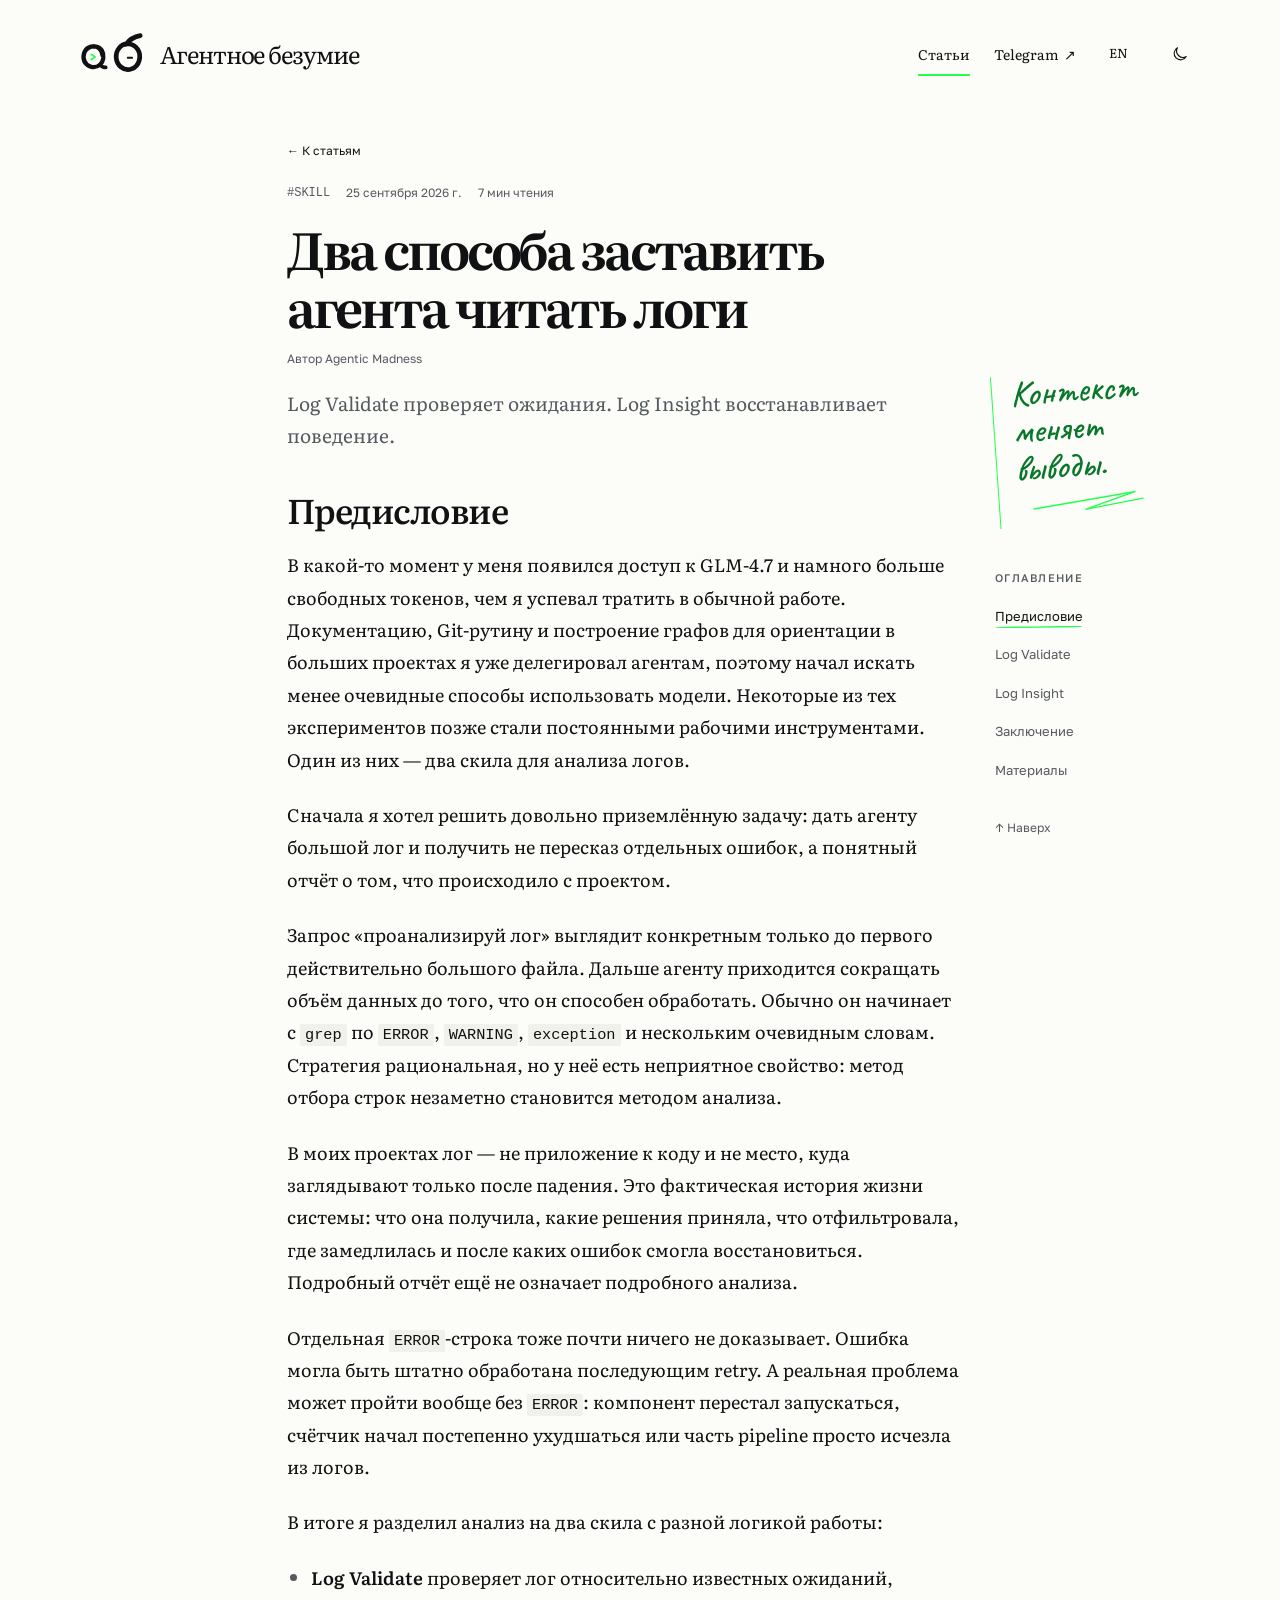
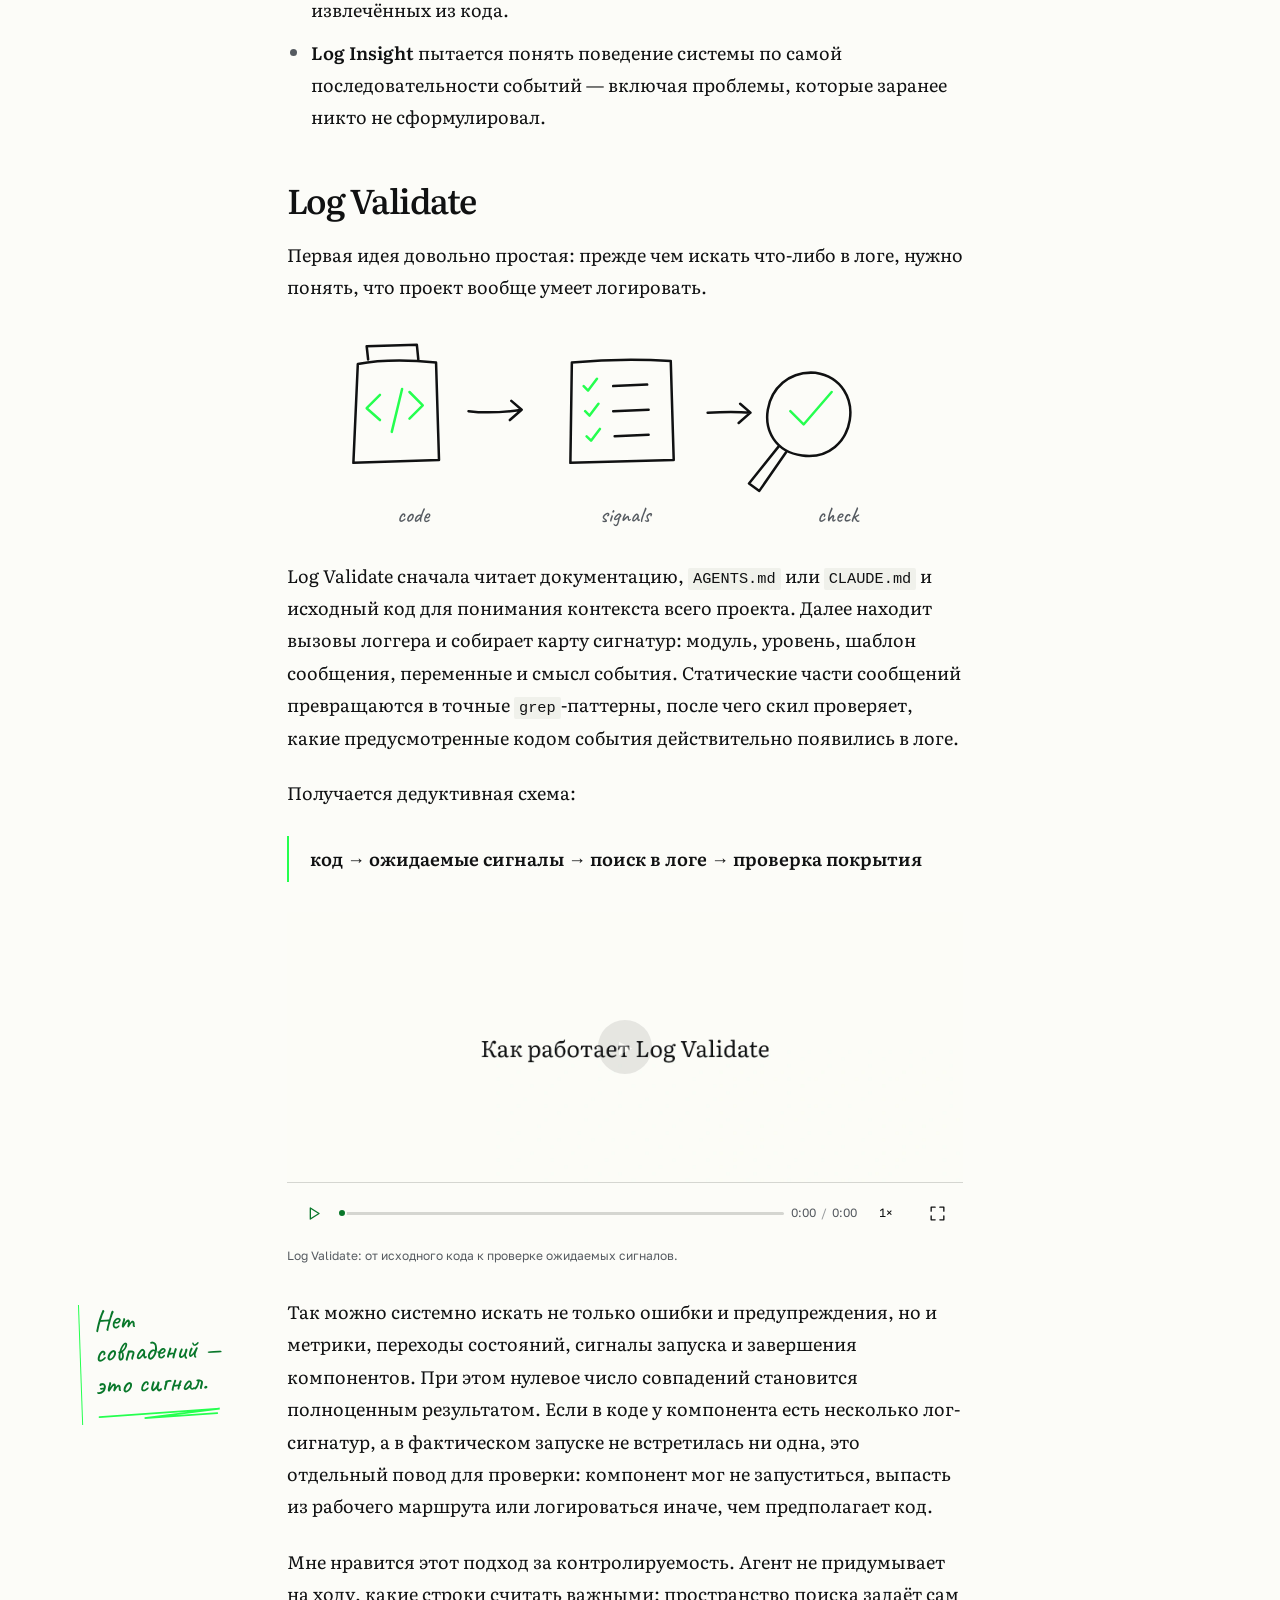
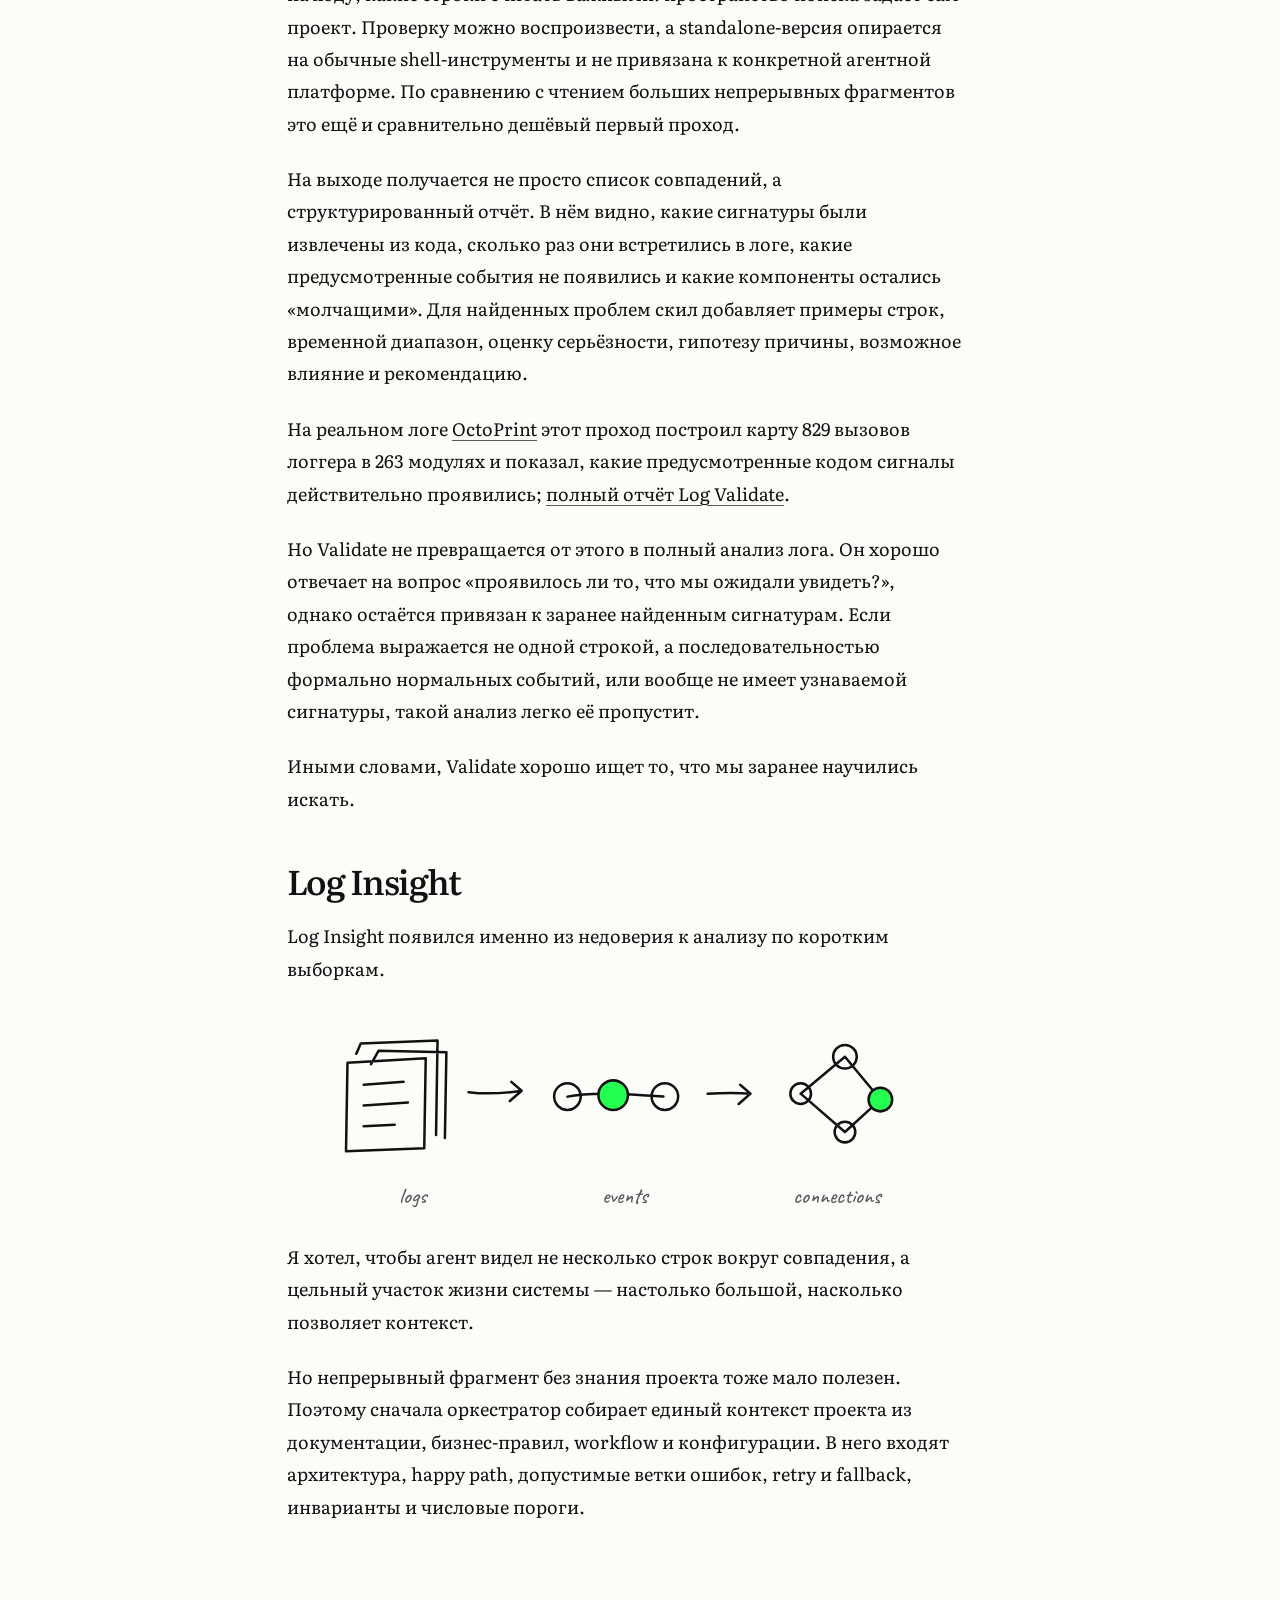
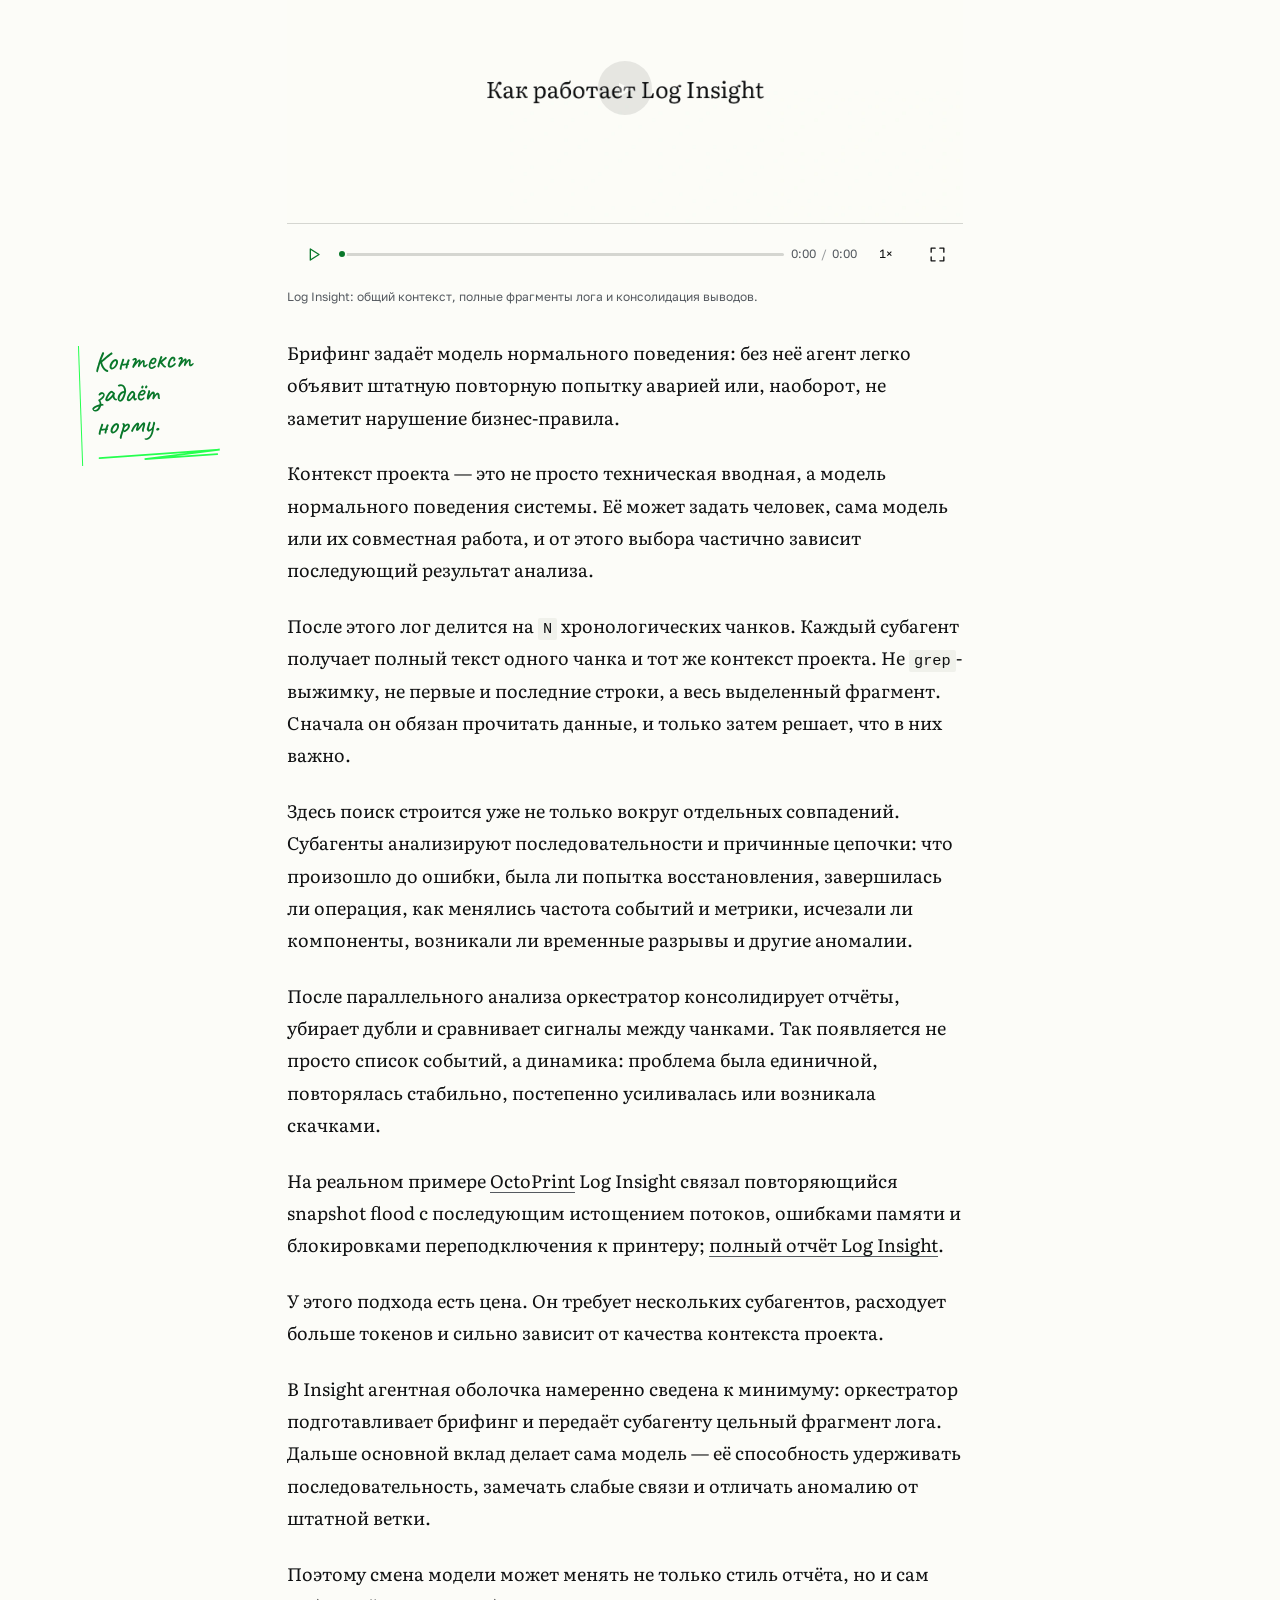
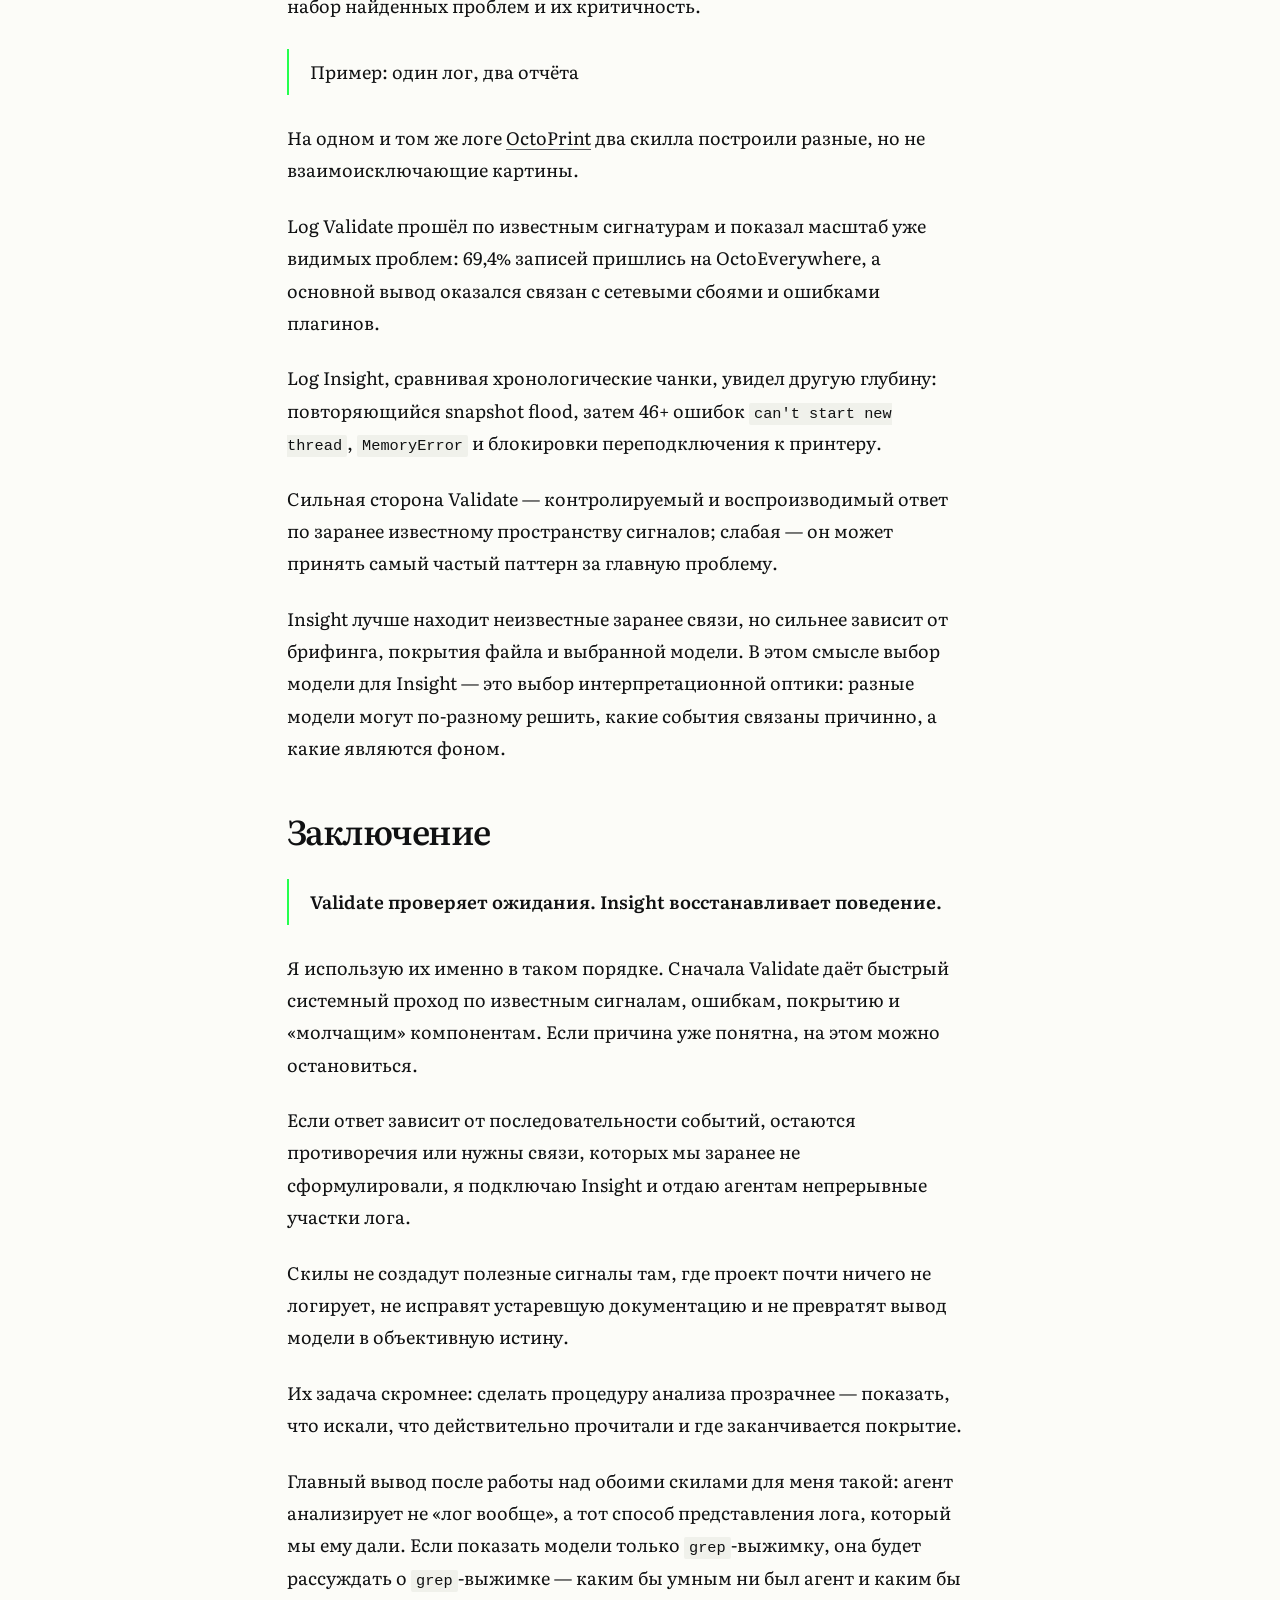
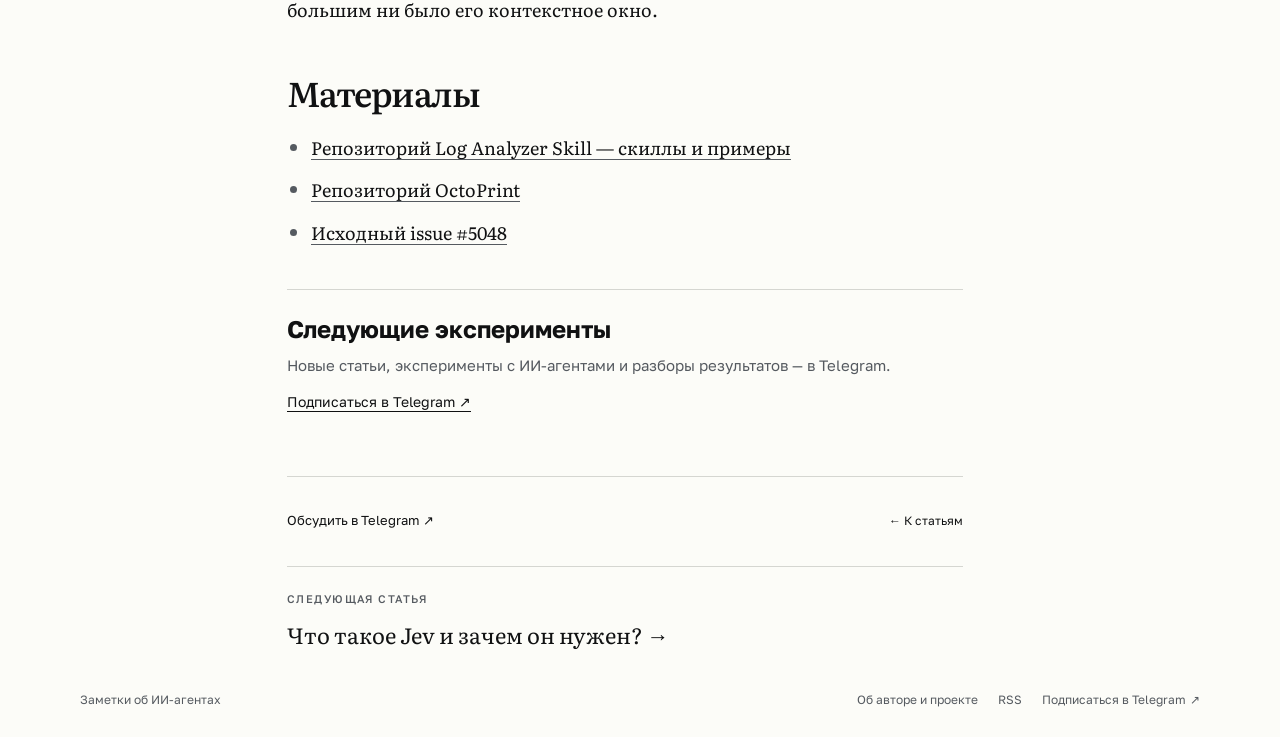
<file: ru/posts/dva-sposoba-zastavit-agenta-chitat-logi/index.html>
<!DOCTYPE html><html lang="ru" data-theme="light"><head><meta charset="utf-8"><meta name="viewport" content="width=device-width, initial-scale=1"><title>Два способа заставить агента читать логи — Агентное безумие</title><meta name="description" content="Log Validate проверяет лог по ожиданиям из кода, Log Insight восстанавливает поведение системы по цельным фрагментам лога. Чем они отличаются и в каком порядке их применять."><meta name="google-site-verification" content="QAlcIxzeUEj-Bz4RAMF-JlXkKNdyJYGy_0wqJb3vkJM"><meta name="yandex-verification" content="e8970f777efe10f8"><meta name="msvalidate.01" content="9D9E6ACCE65FF9F6845810A7A17249B0"><link rel="canonical" href="https://agentic-madness.com/ru/posts/dva-sposoba-zastavit-agenta-chitat-logi/"><link rel="alternate" hreflang="ru" href="https://agentic-madness.com/ru/posts/dva-sposoba-zastavit-agenta-chitat-logi/"><link rel="alternate" hreflang="en" href="https://agentic-madness.com/en/posts/two-ways-to-make-an-agent-read-logs/"><link rel="icon" href="/favicon.svg" type="image/svg+xml"><link rel="alternate" type="application/rss+xml" title="Агентное безумие" href="/ru/rss.xml"><script type="application/ld+json">{"@context":"https://schema.org","@type":"BlogPosting","headline":"Два способа заставить агента читать логи","description":"Log Validate проверяет лог по ожиданиям из кода, Log Insight восстанавливает поведение системы по цельным фрагментам лога. Чем они отличаются и в каком порядке их применять.","inLanguage":"ru","datePublished":"2026-09-25T00:00:00.000Z","dateModified":"2026-10-18T00:00:00.000Z","mainEntityOfPage":"https://agentic-madness.com/ru/posts/dva-sposoba-zastavit-agenta-chitat-logi/","image":"https://agentic-madness.com/media/02-log-analysis/cover-en.png","author":{"@type":"Person","@id":"https://agentic-madness.com/#author","name":"Автор Agentic Madness","url":"https://agentic-madness.com/ru/about/"}}</script><meta property="og:type" content="article"><meta property="og:title" content="Два способа заставить агента читать логи — Агентное безумие"><meta property="og:description" content="Log Validate проверяет лог по ожиданиям из кода, Log Insight восстанавливает поведение системы по цельным фрагментам лога. Чем они отличаются и в каком порядке их применять."><meta property="og:url" content="https://agentic-madness.com/ru/posts/dva-sposoba-zastavit-agenta-chitat-logi/"><meta property="og:locale" content="ru_RU"><meta property="og:image" content="https://agentic-madness.com/media/02-log-analysis/cover-en.png"><meta property="og:image:alt" content="Обложка на английском — два способа заставить агента читать логи, Log Validate и Log Insight"><meta property="og:image:width" content="1254"><meta property="og:image:height" content="1254"><meta name="twitter:card" content="summary_large_image"><meta name="twitter:title" content="Два способа заставить агента читать логи — Агентное безумие"><meta name="twitter:description" content="Log Validate проверяет лог по ожиданиям из кода, Log Insight восстанавливает поведение системы по цельным фрагментам лога. Чем они отличаются и в каком порядке их применять."><meta name="twitter:image" content="https://agentic-madness.com/media/02-log-analysis/cover-en.png"><meta name="twitter:image:alt" content="Обложка на английском — два способа заставить агента читать логи, Log Validate и Log Insight"><script>
    // Set the saved choice before paint; first visits always start in light.
    let savedTheme;
    try { savedTheme = localStorage.getItem('ab-theme'); } catch {}
    document.documentElement.dataset.theme = savedTheme === 'dark' ? 'dark' : 'light';
  </script><link rel="stylesheet" href="/_astro/Base.DkuzZ1Ej.css"><link rel="stylesheet" href="/_astro/_slug_.D-mMn6Of.css"></head><body><div class="site"><a class="skip" href="#main">К содержанию</a><header class="site-head shell" id="top"><a class="brand" href="/ru/" aria-label="Агентное безумие — на главную"><svg class="logo" viewBox="140 298 802 519" aria-hidden="true"><g transform="translate(-44.5 54)" fill="none" stroke-linecap="round" stroke-linejoin="round"><path d="M466 519 C458 437 397 395 323 411 C242 429 211 517 242 593 C274 669 371 692 434 638 C484 595 491 511 457 456 C424 405 349 392 286 429 C226 465 211 548 248 614" stroke="currentColor" stroke-width="53"></path><path d="M434 638 C452 661 477 674 507 671" stroke="currentColor" stroke-width="46"></path><path d="M674 430 C618 500 626 610 700 669 C780 733 897 689 926 586 C956 482 890 383 792 378 C743 375 701 394 674 430 M760 382 C805 323 868 287 939 274" stroke="currentColor" stroke-width="59"></path><path d="M327 509 L373 540 L327 571" stroke="#25FF4F" stroke-width="23"></path><path d="M782 550 H838" stroke="currentColor" stroke-width="23"></path></g></svg><span>Агентное безумие</span></a><div class="header-tools"><nav class="navigation" aria-label="Основная навигация"><a class="active" href="/ru/#posts">Статьи</a><a class="external-link" href="https://t.me/agentic_madness" target="_blank" rel="noopener">Telegram <span class="external-arrow" aria-hidden="true">↗</span></a></nav><a class="language" href="/en/posts/two-ways-to-make-an-agent-read-logs/" aria-label="Read in English" hreflang="en" lang="en"><span class="ink-link">EN</span></a><button class="theme-toggle" type="button" aria-label="Включить тёмную тему" data-to-dark="Включить тёмную тему" data-to-light="Включить светлую тему" title="Включить тёмную тему"><span class="moon"><svg viewBox="0 0 24 24" aria-hidden="true"><path d="M20.3 15.4A8.6 8.6 0 0 1 8.6 3.7 8.6 8.6 0 1 0 20.3 15.4Z"></path></svg></span><span class="sun"><svg viewBox="0 0 24 24" aria-hidden="true"><circle cx="12" cy="12" r="4"></circle><path d="M12 2v2m0 16v2M2 12h2m16 0h2M5 5l1.4 1.4m11.2 11.2L19 19M5 19l1.4-1.4M17.6 6.4 19 5"></path></svg></span></button></div></header><main id="main" class="article-layout shell" data-astro-cid-ddgcoj2e><article class="article" data-astro-cid-ddgcoj2e><header class="article-head" data-astro-cid-ddgcoj2e><a class="back-link" href="/ru/#posts" data-astro-cid-ddgcoj2e>← К статьям</a><div class="meta" data-astro-cid-ddgcoj2e><span data-astro-cid-ddgcoj2e>#SKILL</span><time datetime="2026-09-25T00:00:00.000Z" data-astro-cid-ddgcoj2e>25 сентября 2026 г.</time><span data-astro-cid-ddgcoj2e>7 мин чтения</span></div><h1 data-astro-cid-ddgcoj2e>Два способа заставить агента читать логи</h1><p class="article-author" data-astro-cid-ddgcoj2e><a class="ink-link" rel="author" href="/ru/about/" data-astro-cid-ddgcoj2e>Автор Agentic Madness</a></p><p class="article-deck" data-astro-cid-ddgcoj2e>Log Validate проверяет ожидания. Log Insight восстанавливает поведение.</p></header><details class="mobile-contents"><summary>Оглавление</summary><nav aria-label="Оглавление"><a href="#предисловие"><span class="contents-label">Предисловие</span></a><a href="#log-validate"><span class="contents-label">Log Validate</span></a><a href="#log-insight"><span class="contents-label">Log Insight</span></a><a href="#заключение"><span class="contents-label">Заключение</span></a><a href="#материалы"><span class="contents-label">Материалы</span></a></nav></details><div class="prose" id="article-body" data-astro-cid-ddgcoj2e><h2 id="предисловие">Предисловие</h2>
<p>В какой-то момент у меня появился доступ к GLM-4.7 и намного больше свободных токенов, чем я успевал тратить в обычной работе. Документацию, Git-рутину и построение графов для ориентации в больших проектах я уже делегировал агентам, поэтому начал искать менее очевидные способы использовать модели. Некоторые из тех экспериментов позже стали постоянными рабочими инструментами. Один из них — два скила для анализа логов.</p>
<p>Сначала я хотел решить довольно приземлённую задачу: дать агенту большой лог и получить не пересказ отдельных ошибок, а понятный отчёт о том, что происходило с проектом.</p>
<p>Запрос «проанализируй лог» выглядит конкретным только до первого действительно большого файла. Дальше агенту приходится сокращать объём данных до того, что он способен обработать. Обычно он начинает с <code>grep</code> по <code>ERROR</code>, <code>WARNING</code>, <code>exception</code> и нескольким очевидным словам. Стратегия рациональная, но у неё есть неприятное свойство: метод отбора строк незаметно становится методом анализа.</p>
<p>В моих проектах лог — не приложение к коду и не место, куда заглядывают только после падения. Это фактическая история жизни системы: что она получила, какие решения приняла, что отфильтровала, где замедлилась и после каких ошибок смогла восстановиться. Подробный отчёт ещё не означает подробного анализа.</p>
<p>Отдельная <code>ERROR</code>-строка тоже почти ничего не доказывает. Ошибка могла быть штатно обработана последующим retry. А реальная проблема может пройти вообще без <code>ERROR</code>: компонент перестал запускаться, счётчик начал постепенно ухудшаться или часть pipeline просто исчезла из логов.</p>
<p>В итоге я разделил анализ на два скила с разной логикой работы:</p>
<ul>
<li><strong>Log Validate</strong> проверяет лог относительно известных ожиданий, извлечённых из кода.</li>
<li><strong>Log Insight</strong> пытается понять поведение системы по самой последовательности событий — включая проблемы, которые заранее никто не сформулировал.</li>
</ul>
<h2 id="log-validate">Log Validate</h2>
<p>Первая идея довольно простая: прежде чем искать что-либо в логе, нужно понять, что проект вообще умеет логировать.</p>
<div class="chapter-drawing" data-design-note="validate" role="group" aria-label="Log Validate: code → signals → check"><svg class="flow hand-flow" viewBox="0 0 420 116" aria-hidden="true" focusable="false"><g fill="none" stroke="currentColor" stroke-width="1.7" stroke-linecap="round" stroke-linejoin="round"><path d="M104 55q16 2 36-1m-7-6 7 6-8 7M266 56q17-1 29 0m-7-6 7 6-8 7"/><path class="paper" d="M29 23q22-4 53-1l2 66-58 2Z M36 20l-1-9 34-1 1 10"/><path class="green-pen" d="m44 44-9 9 9 8m20-19 9 9-9 9m-12 9 7-29"/><path d="M174 22q33-3 67-1l2 67-70 2Z M202 38l23-1m-23 18 24-1m-23 18 23-1"/><path class="green-pen" d="m182 38 3 3 6-8m-8 22 3 3 6-8m-8 22 3 3 6-8"/><path d="M339 29c-37-3-46 51-9 56s46-50 9-56Zm-20 54-18 26-7-5 20-25"/><path class="green-pen" d="m322 55 9 9 19-22"/></g></svg>
<div class="flow-labels" lang="en" data-graphic-text><span>code</span><span>signals</span><span>check</span></div></div>
<p>Log Validate сначала читает документацию, <code>AGENTS.md</code> или <code>CLAUDE.md</code> и исходный код для понимания контекста всего проекта. Далее находит вызовы логгера и собирает карту сигнатур: модуль, уровень, шаблон сообщения, переменные и смысл события. Статические части сообщений превращаются в точные <code>grep</code>-паттерны, после чего скил проверяет, какие предусмотренные кодом события действительно появились в логе.</p>
<p>Получается дедуктивная схема:</p>
<blockquote>
<p><strong>код → ожидаемые сигналы → поиск в логе → проверка покрытия</strong></p>
</blockquote>
<figure>
  <media-i18n lang="ru"><video-player class="article-player"><media-container class="article-video" data-playing="false"><div class="video-preview"><video class="video-frame" src="/media/02-log-analysis/video/log-validate-ru.mp4" poster="/media/02-log-analysis/video/log-validate-title-ru.webp" width="1600" height="640" aria-label="Видео: Log Validate" data-play-label="Смотреть видео" data-pause-label="Приостановить" data-again-label="Смотреть снова" muted playsinline preload="none" tabindex="0"></video><img class="video-poster" src="/media/02-log-analysis/video/log-validate-title-ru.webp" width="1600" height="640" alt="" aria-hidden="true" hidden loading="lazy" decoding="async"></div><div class="video-controls">
    <media-play-button class="video-control video-control-play" data-video-play aria-label="Смотреть видео" title="Смотреть видео"><svg class="video-icon-play" viewBox="0 0 24 24" aria-hidden="true"><path d="m8 5 11 7-11 7Z"/></svg><svg class="video-icon-pause" viewBox="0 0 24 24" aria-hidden="true"><path d="M8 5v14M16 5v14"/></svg></media-play-button>
    <media-time-slider class="video-timeline" aria-label="Позиция в видео"><media-slider-track><media-slider-buffer></media-slider-buffer><media-slider-fill></media-slider-fill></media-slider-track><media-slider-thumb></media-slider-thumb><media-slider-value type="pointer"></media-slider-value></media-time-slider>
    <div class="video-time"><media-time type="current"></media-time><span class="video-time-separator" aria-hidden="true">/</span><media-time type="duration"></media-time></div>
    <media-playback-rate-button class="video-control video-rate" data-rate="1" title="Изменить скорость"></media-playback-rate-button>
    <media-fullscreen-button class="video-control video-fullscreen" title="Полный экран"><svg class="video-icon-enter" viewBox="0 0 24 24" aria-hidden="true"><path d="M9 4H4v5m11-5h5v5M4 15v5h5m11-5v5h-5"/></svg><svg class="video-icon-exit" viewBox="0 0 24 24" aria-hidden="true"><path d="M4 9h5V4m6 0v5h5M9 20v-5H4m11 5v-5h5"/></svg></media-fullscreen-button>
  </div></media-container></video-player></media-i18n>
  <figcaption>Log Validate: от исходного кода к проверке ожидаемых сигналов.</figcaption>
</figure>
<aside class="article-note" lang="ru" data-graphic-text data-ink-reveal>Нет<br/>совпадений —<br/>это сигнал.<svg viewBox="0 0 150 20" aria-hidden="true"><path pathLength="1" d="M3 12 142 7 55 15 139 12"/></svg></aside>
<p>Так можно системно искать не только ошибки и предупреждения, но и метрики, переходы состояний, сигналы запуска и завершения компонентов. При этом нулевое число совпадений становится полноценным результатом. Если в коде у компонента есть несколько лог-сигнатур, а в фактическом запуске не встретилась ни одна, это отдельный повод для проверки: компонент мог не запуститься, выпасть из рабочего маршрута или логироваться иначе, чем предполагает код.</p>
<p>Мне нравится этот подход за контролируемость. Агент не придумывает на ходу, какие строки считать важными: пространство поиска задаёт сам проект. Проверку можно воспроизвести, а standalone-версия опирается на обычные shell-инструменты и не привязана к конкретной агентной платформе. По сравнению с чтением больших непрерывных фрагментов это ещё и сравнительно дешёвый первый проход.</p>
<p>На выходе получается не просто список совпадений, а структурированный отчёт. В нём видно, какие сигнатуры были извлечены из кода, сколько раз они встретились в логе, какие предусмотренные события не появились и какие компоненты остались «молчащими». Для найденных проблем скил добавляет примеры строк, временной диапазон, оценку серьёзности, гипотезу причины, возможное влияние и рекомендацию.</p>
<p>На реальном логе <a href="https://github.com/OctoPrint/OctoPrint/issues/5048">OctoPrint</a> этот проход построил карту 829 вызовов логгера в 263 модулях и показал, какие предусмотренные кодом сигналы действительно проявились; <a href="https://github.com/dr11m/log-analyzer-skill/blob/main/docs/example_analysis/log-validate/report.md">полный отчёт Log Validate</a>.</p>
<p>Но Validate не превращается от этого в полный анализ лога. Он хорошо отвечает на вопрос «проявилось ли то, что мы ожидали увидеть?», однако остаётся привязан к заранее найденным сигнатурам. Если проблема выражается не одной строкой, а последовательностью формально нормальных событий, или вообще не имеет узнаваемой сигнатуры, такой анализ легко её пропустит.</p>
<p>Иными словами, Validate хорошо ищет то, что мы заранее научились искать.</p>
<h2 id="log-insight">Log Insight</h2>
<p>Log Insight появился именно из недоверия к анализу по коротким выборкам.</p>
<div class="chapter-drawing" data-design-note="insight" role="group" aria-label="Log Insight: logs → events → connections"><svg class="flow hand-flow" viewBox="0 0 420 116" aria-hidden="true" focusable="false"><g fill="none" stroke="currentColor" stroke-width="1.7" stroke-linecap="round" stroke-linejoin="round"><path d="M104 55q16 2 36-1m-7-6 7 6-8 7M266 56q17-1 29 0m-7-6 7 6-8 7"/><path class="paper" d="m22 35 53-3-1 61-53 2Z M28 29l3-7 52-2-1 64m-44-48 5-9 46 1-1 58"/><path d="m33 50 27-2m-27 16 30-2m-30 16 21-1M171 58q18-4 65 0"/><circle cx="171" cy="58" r="9"/><circle class="accent-node" cx="202" cy="57" r="10"/><circle cx="237" cy="58" r="9"/><path d="m329 56 30-25m-30 25 30 26m0-51 24 29m-24 22 24-22"/><circle cx="329" cy="56" r="7"/><circle cx="359" cy="31" r="8"/><circle cx="359" cy="82" r="7"/><circle class="accent-node" cx="383" cy="60" r="8"/></g></svg>
<div class="flow-labels" lang="en" data-graphic-text><span>logs</span><span>events</span><span>connections</span></div></div>
<p>Я хотел, чтобы агент видел не несколько строк вокруг совпадения, а цельный участок жизни системы — настолько большой, насколько позволяет контекст.</p>
<p>Но непрерывный фрагмент без знания проекта тоже мало полезен. Поэтому сначала оркестратор собирает единый контекст проекта из документации, бизнес-правил, workflow и конфигурации. В него входят архитектура, happy path, допустимые ветки ошибок, retry и fallback, инварианты и числовые пороги.</p>
<figure>
  <media-i18n lang="ru"><video-player class="article-player"><media-container class="article-video" data-playing="false"><div class="video-preview"><video class="video-frame" src="/media/02-log-analysis/video/log-insight-ru.mp4" poster="/media/02-log-analysis/video/log-insight-title-ru.webp" width="1600" height="640" aria-label="Видео: Log Insight" data-play-label="Смотреть видео" data-pause-label="Приостановить" data-again-label="Смотреть снова" muted playsinline preload="none" tabindex="0"></video><img class="video-poster" src="/media/02-log-analysis/video/log-insight-title-ru.webp" width="1600" height="640" alt="" aria-hidden="true" hidden loading="lazy" decoding="async"></div><div class="video-controls">
    <media-play-button class="video-control video-control-play" data-video-play aria-label="Смотреть видео" title="Смотреть видео"><svg class="video-icon-play" viewBox="0 0 24 24" aria-hidden="true"><path d="m8 5 11 7-11 7Z"/></svg><svg class="video-icon-pause" viewBox="0 0 24 24" aria-hidden="true"><path d="M8 5v14M16 5v14"/></svg></media-play-button>
    <media-time-slider class="video-timeline" aria-label="Позиция в видео"><media-slider-track><media-slider-buffer></media-slider-buffer><media-slider-fill></media-slider-fill></media-slider-track><media-slider-thumb></media-slider-thumb><media-slider-value type="pointer"></media-slider-value></media-time-slider>
    <div class="video-time"><media-time type="current"></media-time><span class="video-time-separator" aria-hidden="true">/</span><media-time type="duration"></media-time></div>
    <media-playback-rate-button class="video-control video-rate" data-rate="1" title="Изменить скорость"></media-playback-rate-button>
    <media-fullscreen-button class="video-control video-fullscreen" title="Полный экран"><svg class="video-icon-enter" viewBox="0 0 24 24" aria-hidden="true"><path d="M9 4H4v5m11-5h5v5M4 15v5h5m11-5v5h-5"/></svg><svg class="video-icon-exit" viewBox="0 0 24 24" aria-hidden="true"><path d="M4 9h5V4m6 0v5h5M9 20v-5H4m11 5v-5h5"/></svg></media-fullscreen-button>
  </div></media-container></video-player></media-i18n>
  <figcaption>Log Insight: общий контекст, полные фрагменты лога и консолидация выводов.</figcaption>
</figure>
<aside class="article-note" lang="ru" data-graphic-text data-ink-reveal>Контекст<br/>задаёт<br/>норму.<svg viewBox="0 0 150 20" aria-hidden="true"><path pathLength="1" d="M3 12 142 7 55 15 139 12"/></svg></aside>
<p>Брифинг задаёт модель нормального поведения: без неё агент легко объявит штатную повторную попытку аварией или, наоборот, не заметит нарушение бизнес-правила.</p>
<p>Контекст проекта — это не просто техническая вводная, а модель нормального поведения системы. Её может задать человек, сама модель или их совместная работа, и от этого выбора частично зависит последующий результат анализа.</p>
<p>После этого лог делится на <code>N</code> хронологических чанков. Каждый субагент получает полный текст одного чанка и тот же контекст проекта. Не <code>grep</code>-выжимку, не первые и последние строки, а весь выделенный фрагмент. Сначала он обязан прочитать данные, и только затем решает, что в них важно.</p>
<p>Здесь поиск строится уже не только вокруг отдельных совпадений. Субагенты анализируют последовательности и причинные цепочки: что произошло до ошибки, была ли попытка восстановления, завершилась ли операция, как менялись частота событий и метрики, исчезали ли компоненты, возникали ли временные разрывы и другие аномалии.</p>
<p>После параллельного анализа оркестратор консолидирует отчёты, убирает дубли и сравнивает сигналы между чанками. Так появляется не просто список событий, а динамика: проблема была единичной, повторялась стабильно, постепенно усиливалась или возникала скачками.</p>
<p>На реальном примере <a href="https://github.com/OctoPrint/OctoPrint/issues/5048">OctoPrint</a> Log Insight связал повторяющийся snapshot flood с последующим истощением потоков, ошибками памяти и блокировками переподключения к принтеру; <a href="https://github.com/dr11m/log-analyzer-skill/blob/main/docs/example_analysis/log-insight/report.md">полный отчёт Log Insight</a>.</p>
<p>У этого подхода есть цена. Он требует нескольких субагентов, расходует больше токенов и сильно зависит от качества контекста проекта.</p>
<p>В Insight агентная оболочка намеренно сведена к минимуму: оркестратор подготавливает брифинг и передаёт субагенту цельный фрагмент лога. Дальше основной вклад делает сама модель — её способность удерживать последовательность, замечать слабые связи и отличать аномалию от штатной ветки.</p>
<p>Поэтому смена модели может менять не только стиль отчёта, но и сам набор найденных проблем и их критичность.</p>
<blockquote>
<p>Пример: один лог, два отчёта</p>
</blockquote>
<p>На одном и том же логе <a href="https://github.com/OctoPrint/OctoPrint/issues/5048">OctoPrint</a> два скилла построили разные, но не взаимоисключающие картины.</p>
<p>Log Validate прошёл по известным сигнатурам и показал масштаб уже видимых проблем: 69,4% записей пришлись на OctoEverywhere, а основной вывод оказался связан с сетевыми сбоями и ошибками плагинов.</p>
<p>Log Insight, сравнивая хронологические чанки, увидел другую глубину: повторяющийся snapshot flood, затем 46+ ошибок <code>can't start new thread</code>, <code>MemoryError</code> и блокировки переподключения к принтеру.</p>
<p>Сильная сторона Validate — контролируемый и воспроизводимый ответ по заранее известному пространству сигналов; слабая — он может принять самый частый паттерн за главную проблему.</p>
<p>Insight лучше находит неизвестные заранее связи, но сильнее зависит от брифинга, покрытия файла и выбранной модели. В этом смысле выбор модели для Insight — это выбор интерпретационной оптики: разные модели могут по-разному решить, какие события связаны причинно, а какие являются фоном.</p>
<h2 id="заключение">Заключение</h2>
<blockquote>
<p><strong>Validate проверяет ожидания. Insight восстанавливает поведение.</strong></p>
</blockquote>
<p>Я использую их именно в таком порядке. Сначала Validate даёт быстрый системный проход по известным сигналам, ошибкам, покрытию и «молчащим» компонентам. Если причина уже понятна, на этом можно остановиться.</p>
<p>Если ответ зависит от последовательности событий, остаются противоречия или нужны связи, которых мы заранее не сформулировали, я подключаю Insight и отдаю агентам непрерывные участки лога.</p>
<p>Скилы не создадут полезные сигналы там, где проект почти ничего не логирует, не исправят устаревшую документацию и не превратят вывод модели в объективную истину.</p>
<p>Их задача скромнее: сделать процедуру анализа прозрачнее — показать, что искали, что действительно прочитали и где заканчивается покрытие.</p>
<p>Главный вывод после работы над обоими скилами для меня такой: агент анализирует не «лог вообще», а тот способ представления лога, который мы ему дали. Если показать модели только <code>grep</code>-выжимку, она будет рассуждать о <code>grep</code>-выжимке — каким бы умным ни был агент и каким бы большим ни было его контекстное окно.</p>
<h2 id="материалы">Материалы</h2>
<ul>
<li><a href="https://github.com/dr11m/log-analyzer-skill">Репозиторий Log Analyzer Skill — скиллы и примеры</a></li>
<li><a href="https://github.com/OctoPrint/OctoPrint">Репозиторий OctoPrint</a></li>
<li><a href="https://github.com/OctoPrint/OctoPrint/issues/5048">Исходный issue #5048</a></li>
</ul>
</div><section class="subscribe" aria-label="Следующие эксперименты" data-astro-cid-7234nlcp><h2 data-astro-cid-7234nlcp>Следующие эксперименты</h2><p data-astro-cid-7234nlcp>Новые статьи, эксперименты с ИИ-агентами и разборы результатов — в Telegram.</p><div data-astro-cid-7234nlcp><a href="https://t.me/agentic_madness" target="_blank" rel="noopener" data-astro-cid-7234nlcp>Подписаться в Telegram ↗</a></div></section><div class="article-end" data-astro-cid-ddgcoj2e><a href="https://t.me/agentic_madness" target="_blank" rel="noopener" data-astro-cid-ddgcoj2e>Обсудить в Telegram ↗</a><a class="back-link" href="/ru/#posts" data-astro-cid-ddgcoj2e>← К статьям</a></div><a class="next-article" href="/ru/posts/chto-takoe-jev-i-zachem-on-nuzhen/" data-astro-cid-ddgcoj2e><span class="kicker" data-astro-cid-ddgcoj2e>Следующая статья</span><span data-astro-cid-ddgcoj2e><span class="ink-link" data-astro-cid-ddgcoj2e>Что такое Jev и зачем он нужен?</span> →</span></a></article><aside class="contents"><div class="contents-inner"><div class="margin-note" lang="ru" data-graphic-text><span>Контекст<br>меняет<br>выводы.</span><svg viewBox="0 0 160 50" aria-hidden="true"><path d="m6 28 128-13-64 18 73-9"></path></svg></div><p class="kicker">Оглавление</p><nav aria-label="Оглавление"><a href="#предисловие"><span class="contents-label">Предисловие</span></a><a href="#log-validate"><span class="contents-label">Log Validate</span></a><a href="#log-insight"><span class="contents-label">Log Insight</span></a><a href="#заключение"><span class="contents-label">Заключение</span></a><a href="#материалы"><span class="contents-label">Материалы</span></a></nav><a class="to-top" href="#top">↑ Наверх</a></div></aside></main><footer class="site-foot shell" data-astro-cid-nns7i3if><span data-astro-cid-nns7i3if>Заметки об ИИ-агентах</span><div class="subscriptions" data-astro-cid-nns7i3if><a href="/ru/about/" data-astro-cid-nns7i3if>Об авторе и проекте</a><a href="/ru/rss.xml" data-astro-cid-nns7i3if>RSS</a><a class="external-link" href="https://t.me/agentic_madness" target="_blank" rel="noopener" data-astro-cid-nns7i3if>Подписаться в Telegram <span class="external-arrow" aria-hidden="true" data-astro-cid-nns7i3if>↗</span></a></div></footer><script type="module" src="/_astro/_slug_.astro_astro_type_script_index_0_lang.Dk-svYNc.js"></script><script type="module">var e=[...document.querySelectorAll(`.prose h2[id], .prose h3[id]`)],t=document.querySelectorAll(`.contents nav a, .mobile-contents nav a`);function n(){if(!e.length)return;let n=e[0].id;for(let t of e){if(t.getBoundingClientRect().top>96)break;n=t.id}scrollY+innerHeight>=document.documentElement.scrollHeight-2&&(n=e[e.length-1].id),t.forEach(e=>{decodeURIComponent(e.hash.slice(1))===n?e.setAttribute(`aria-current`,`location`):e.removeAttribute(`aria-current`)})}var r=!1;function i(){r||(r=!0,requestAnimationFrame(()=>{r=!1,n()}))}addEventListener(`scroll`,i,{passive:!0}),addEventListener(`resize`,i),addEventListener(`hashchange`,i),n(),document.querySelectorAll(`.mobile-contents a`).forEach(e=>{e.addEventListener(`click`,()=>{document.querySelector(`.mobile-contents`).open=!1})});async function a(){await document.fonts.ready,location.hash&&document.getElementById(decodeURIComponent(location.hash.slice(1)))?.scrollIntoView(),n()}a();</script></div><script type="module">var e=document.querySelector(`.theme-toggle`);if(e){let t=()=>{let t=document.documentElement.dataset.theme===`dark`?e.dataset.toLight:e.dataset.toDark;e.setAttribute(`aria-label`,t),e.title=t};e.addEventListener(`click`,()=>{let e=document.documentElement.dataset.theme===`dark`?`light`:`dark`;document.documentElement.dataset.themeMotion=`ready`,document.documentElement.dataset.theme=e;try{localStorage.setItem(`ab-theme`,e)}catch{}t()}),t()}if(!matchMedia(`(prefers-reduced-motion: reduce)`).matches){let e=new IntersectionObserver(t=>{for(let n of t)!n.isIntersecting||n.intersectionRatio<.2||(n.target.dataset.inkState=`drawn`,e.unobserve(n.target))},{threshold:.2});document.querySelectorAll(`[data-ink-reveal]`).forEach(t=>e.observe(t))}</script></body></html>
</file>
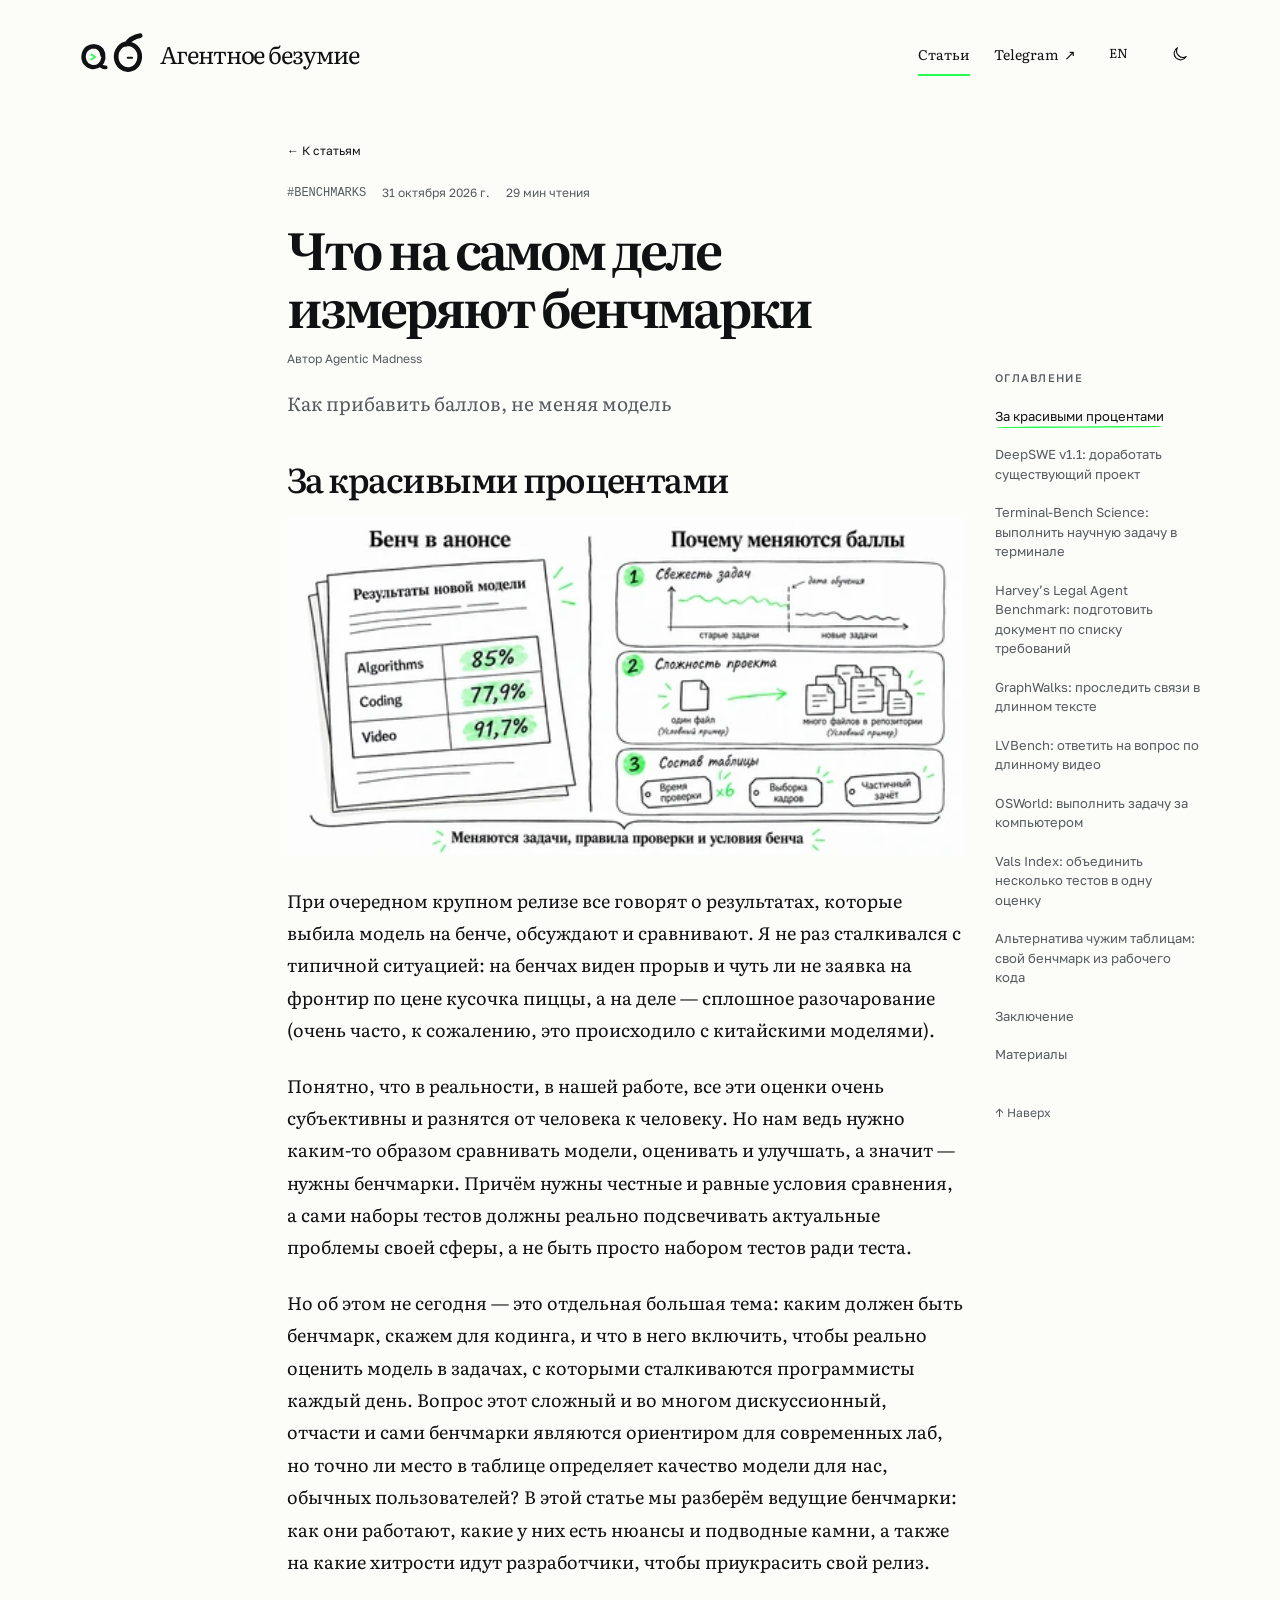
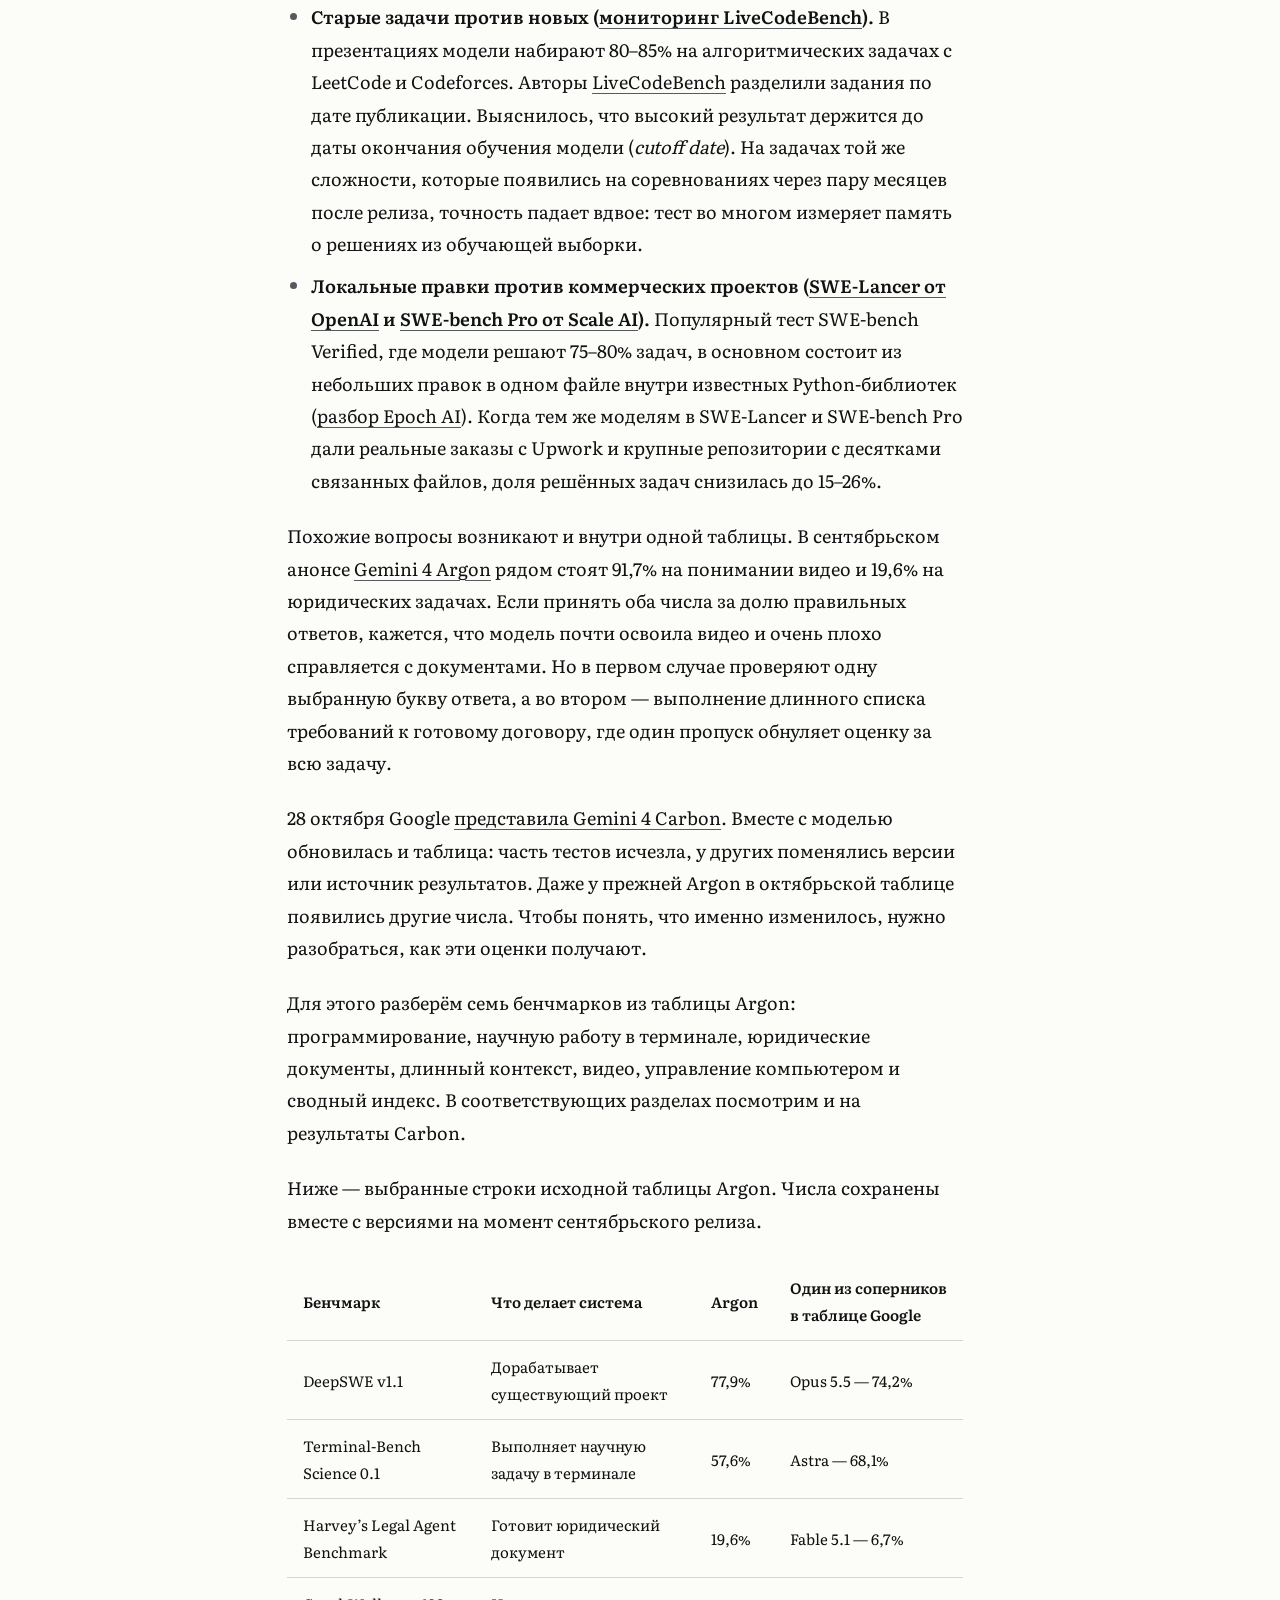
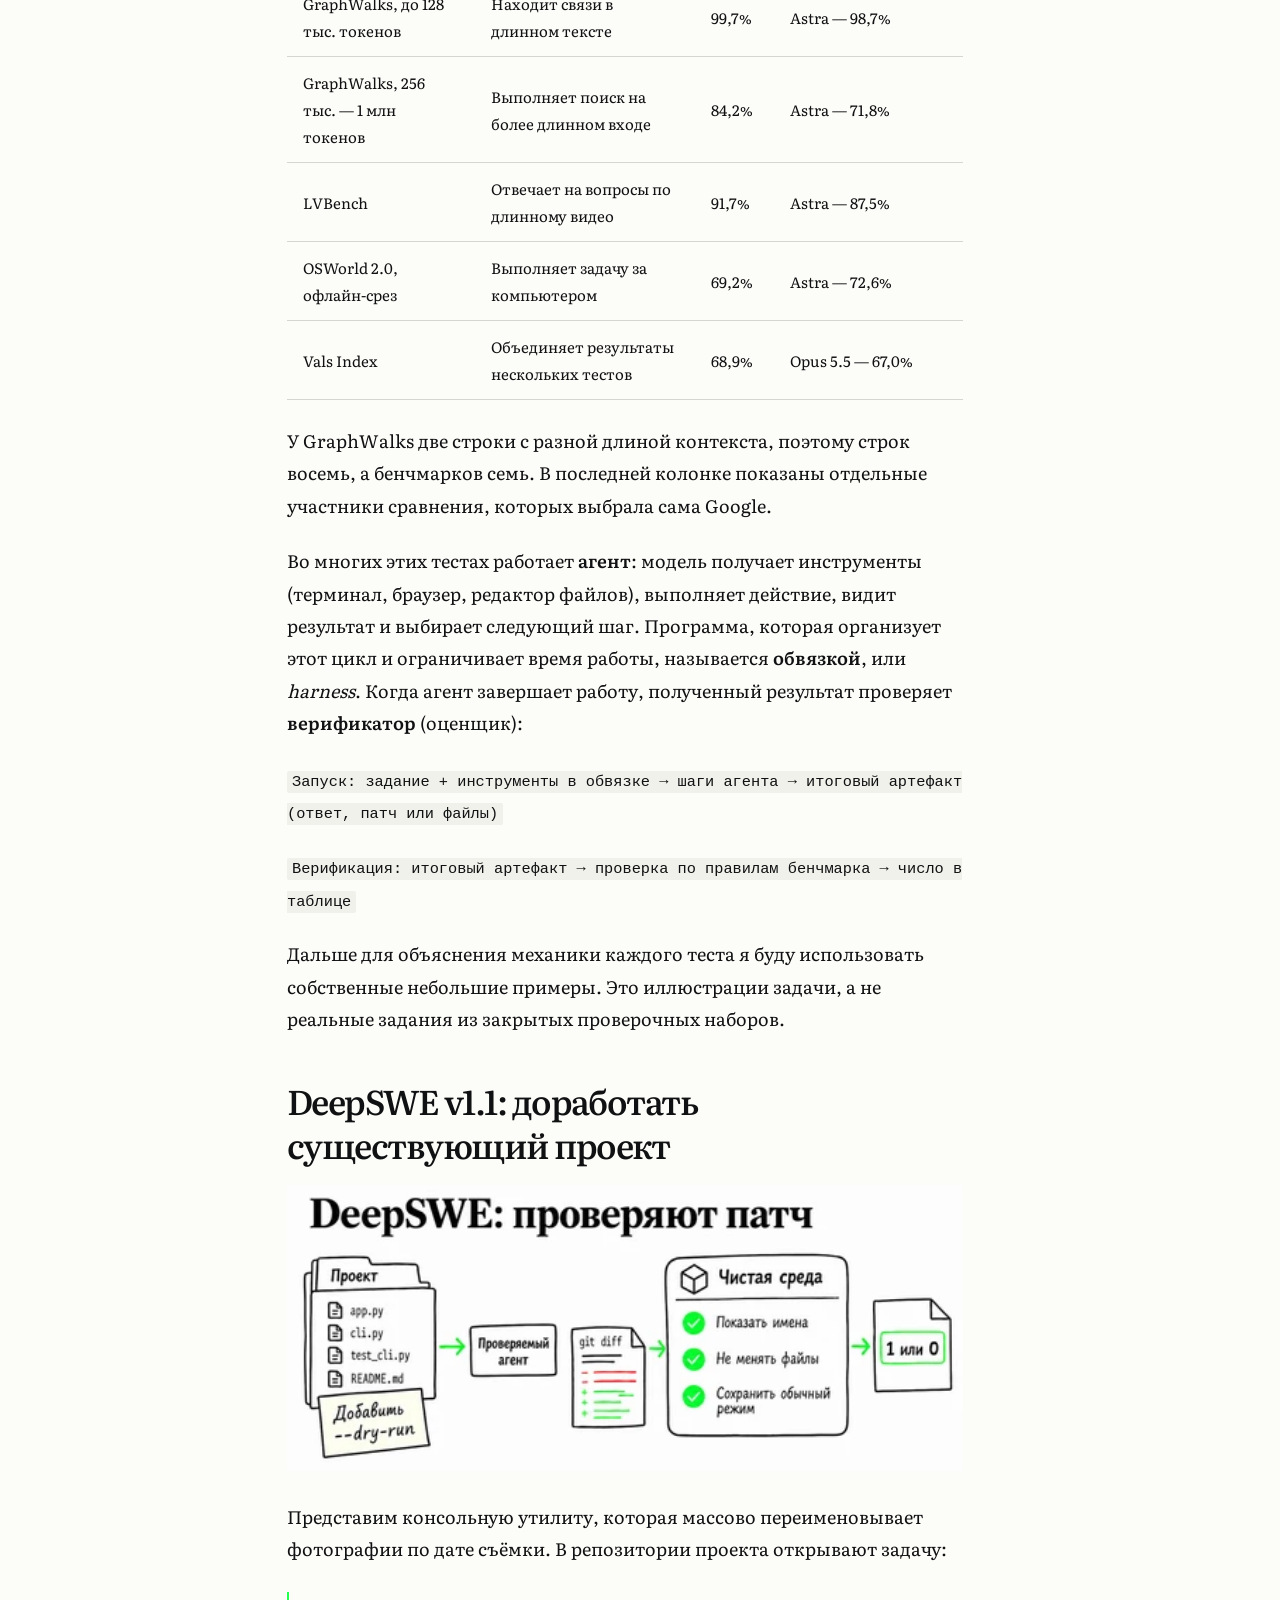
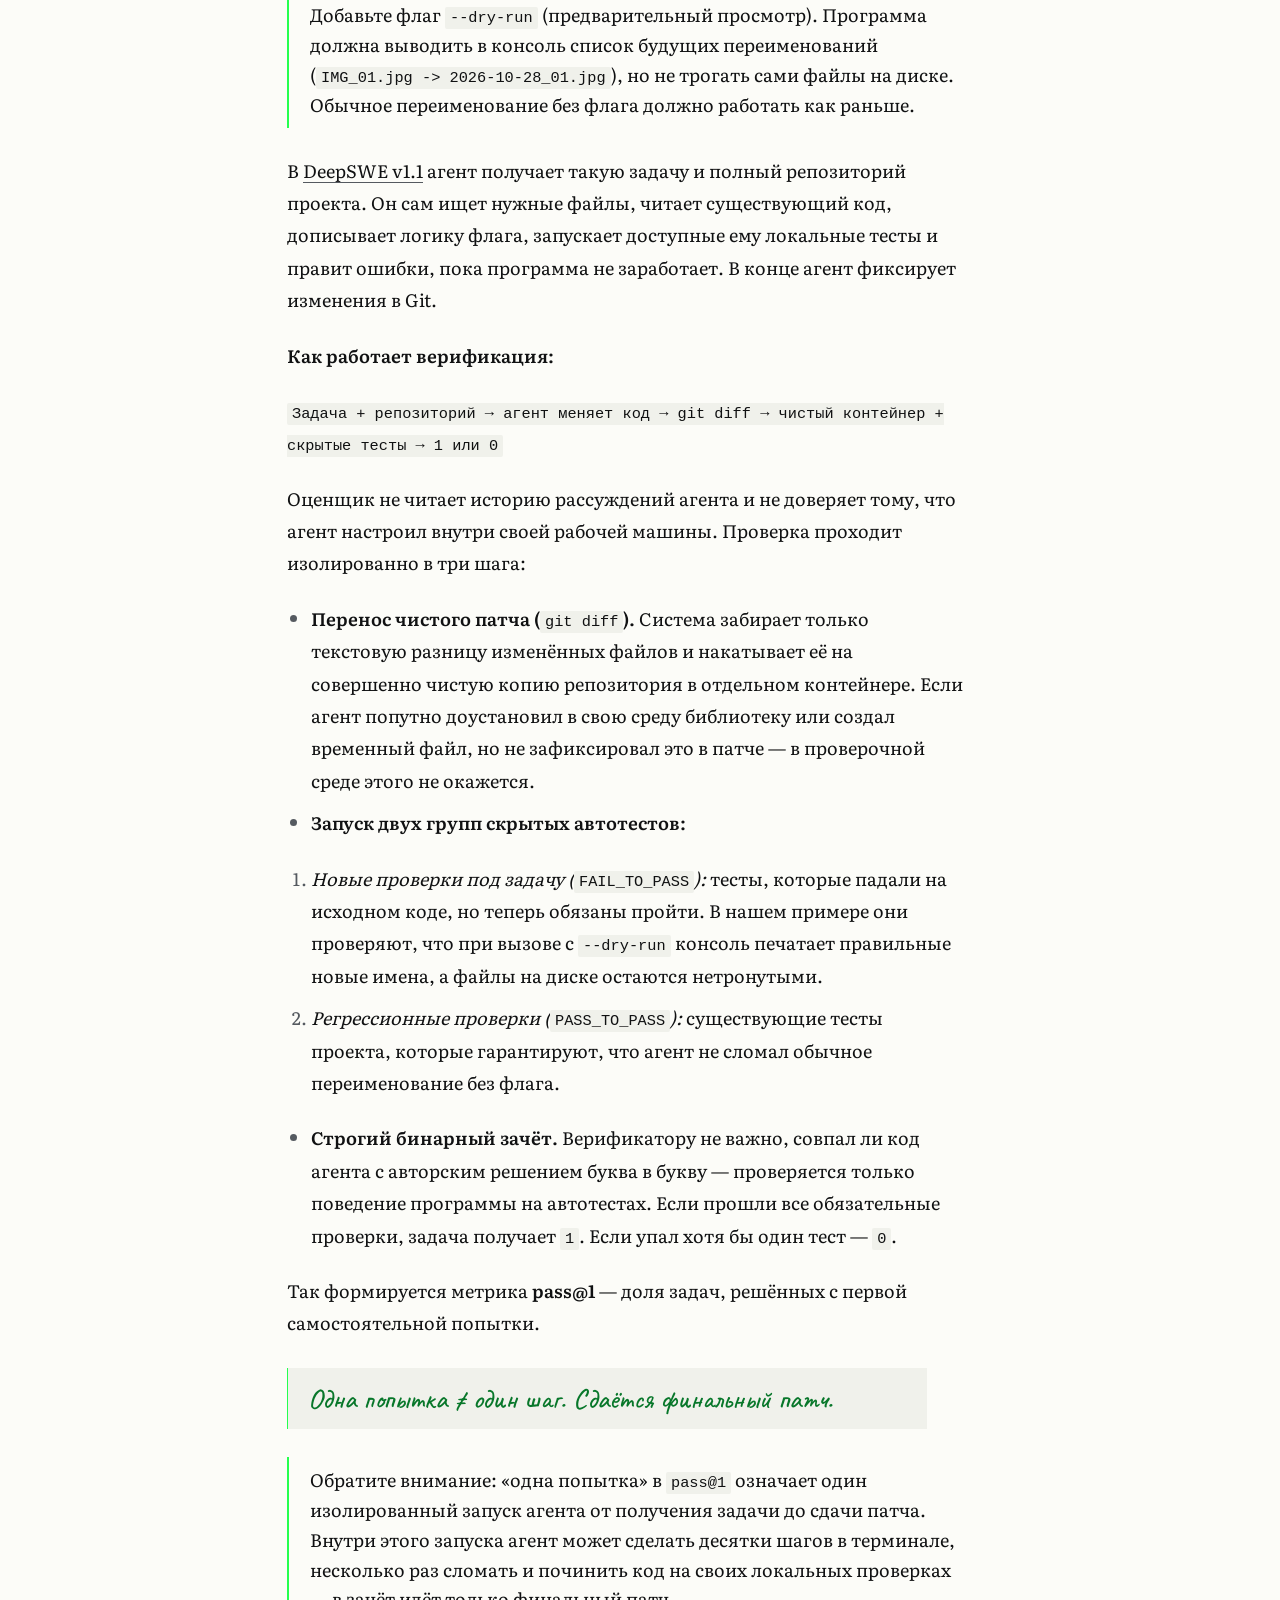
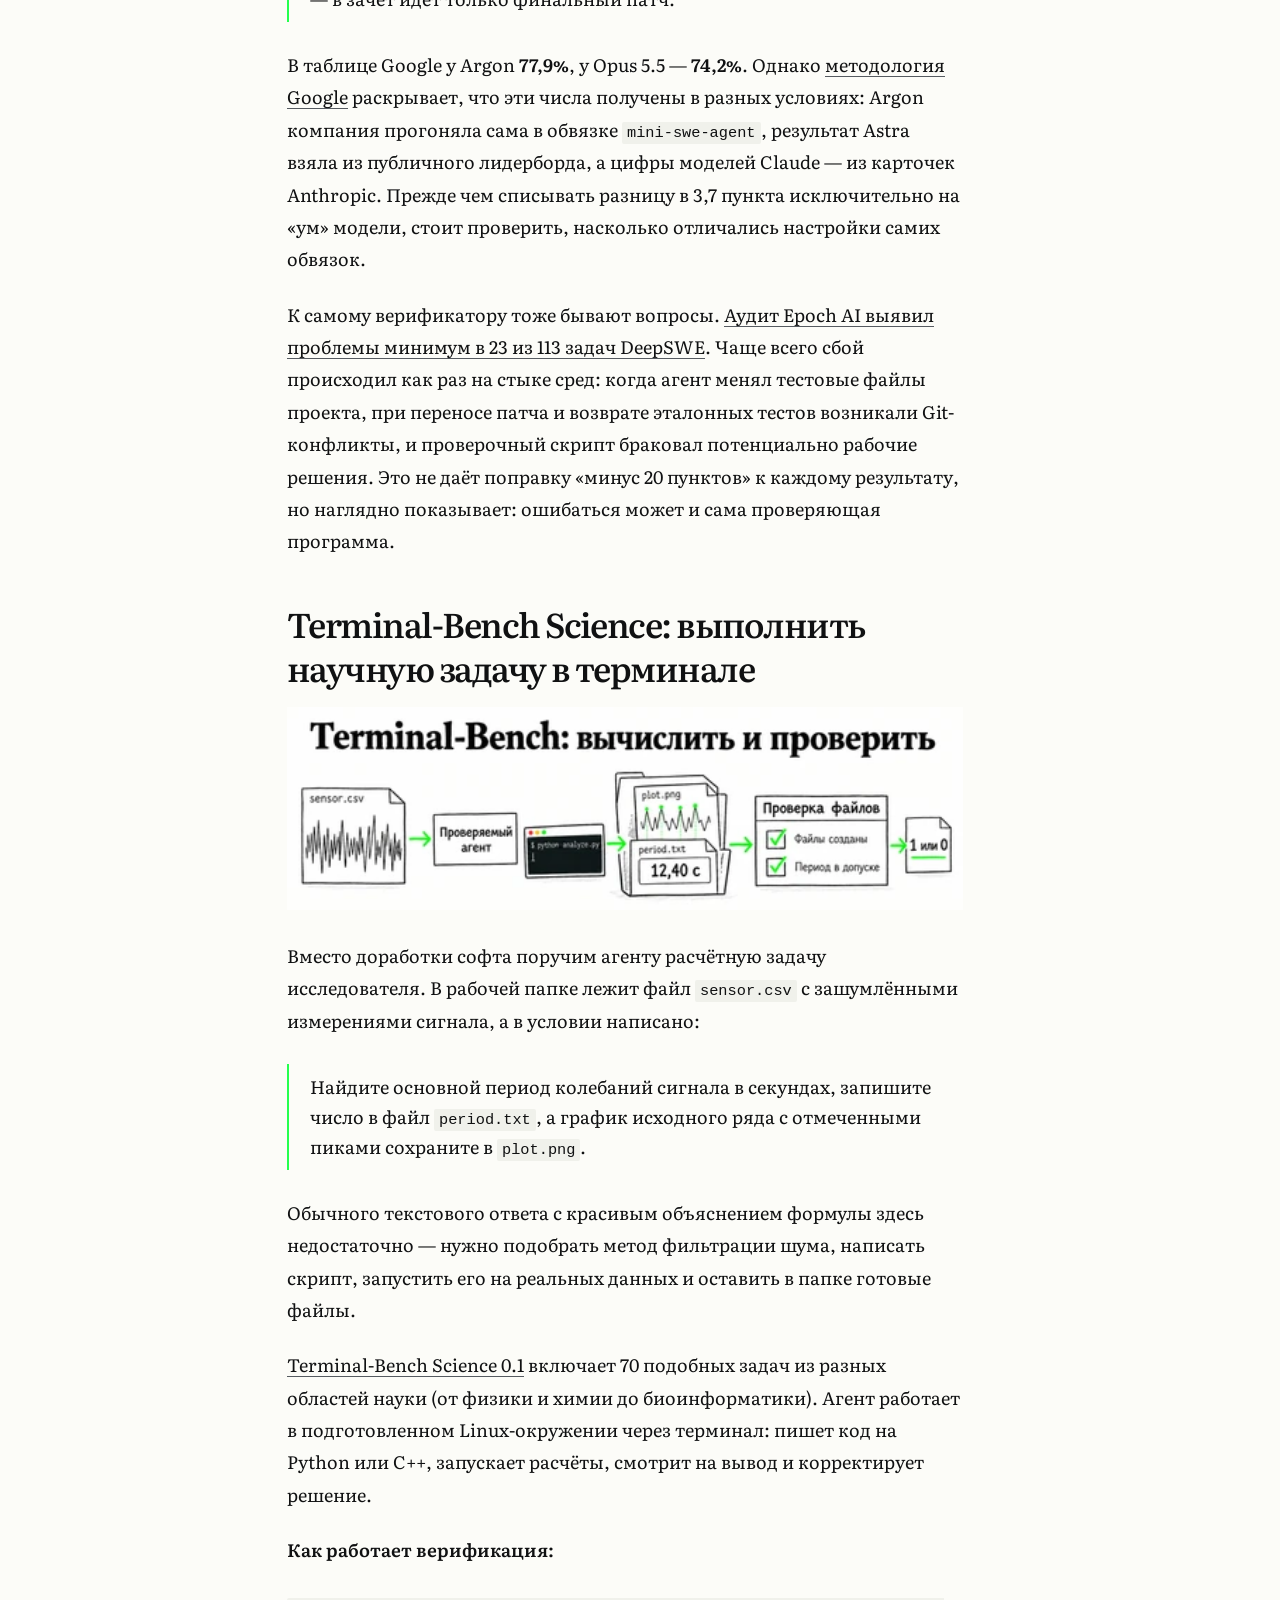
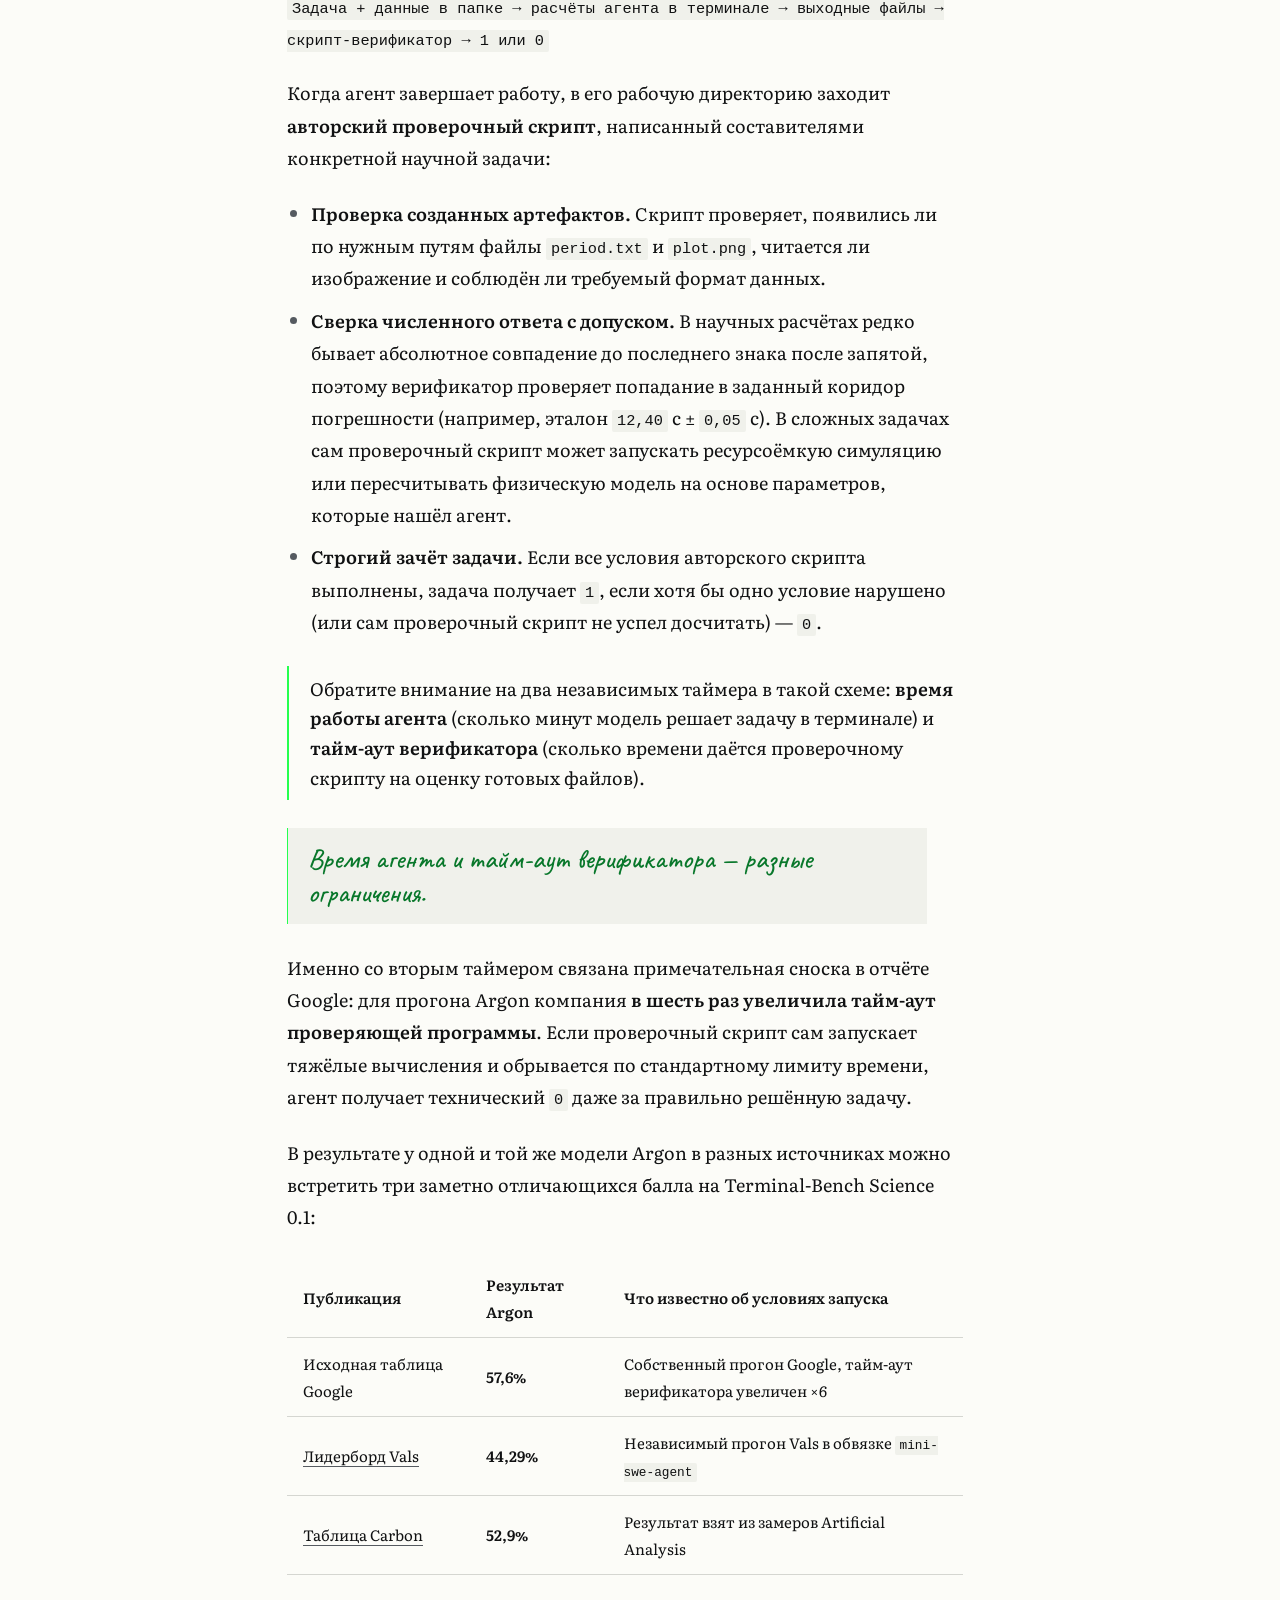
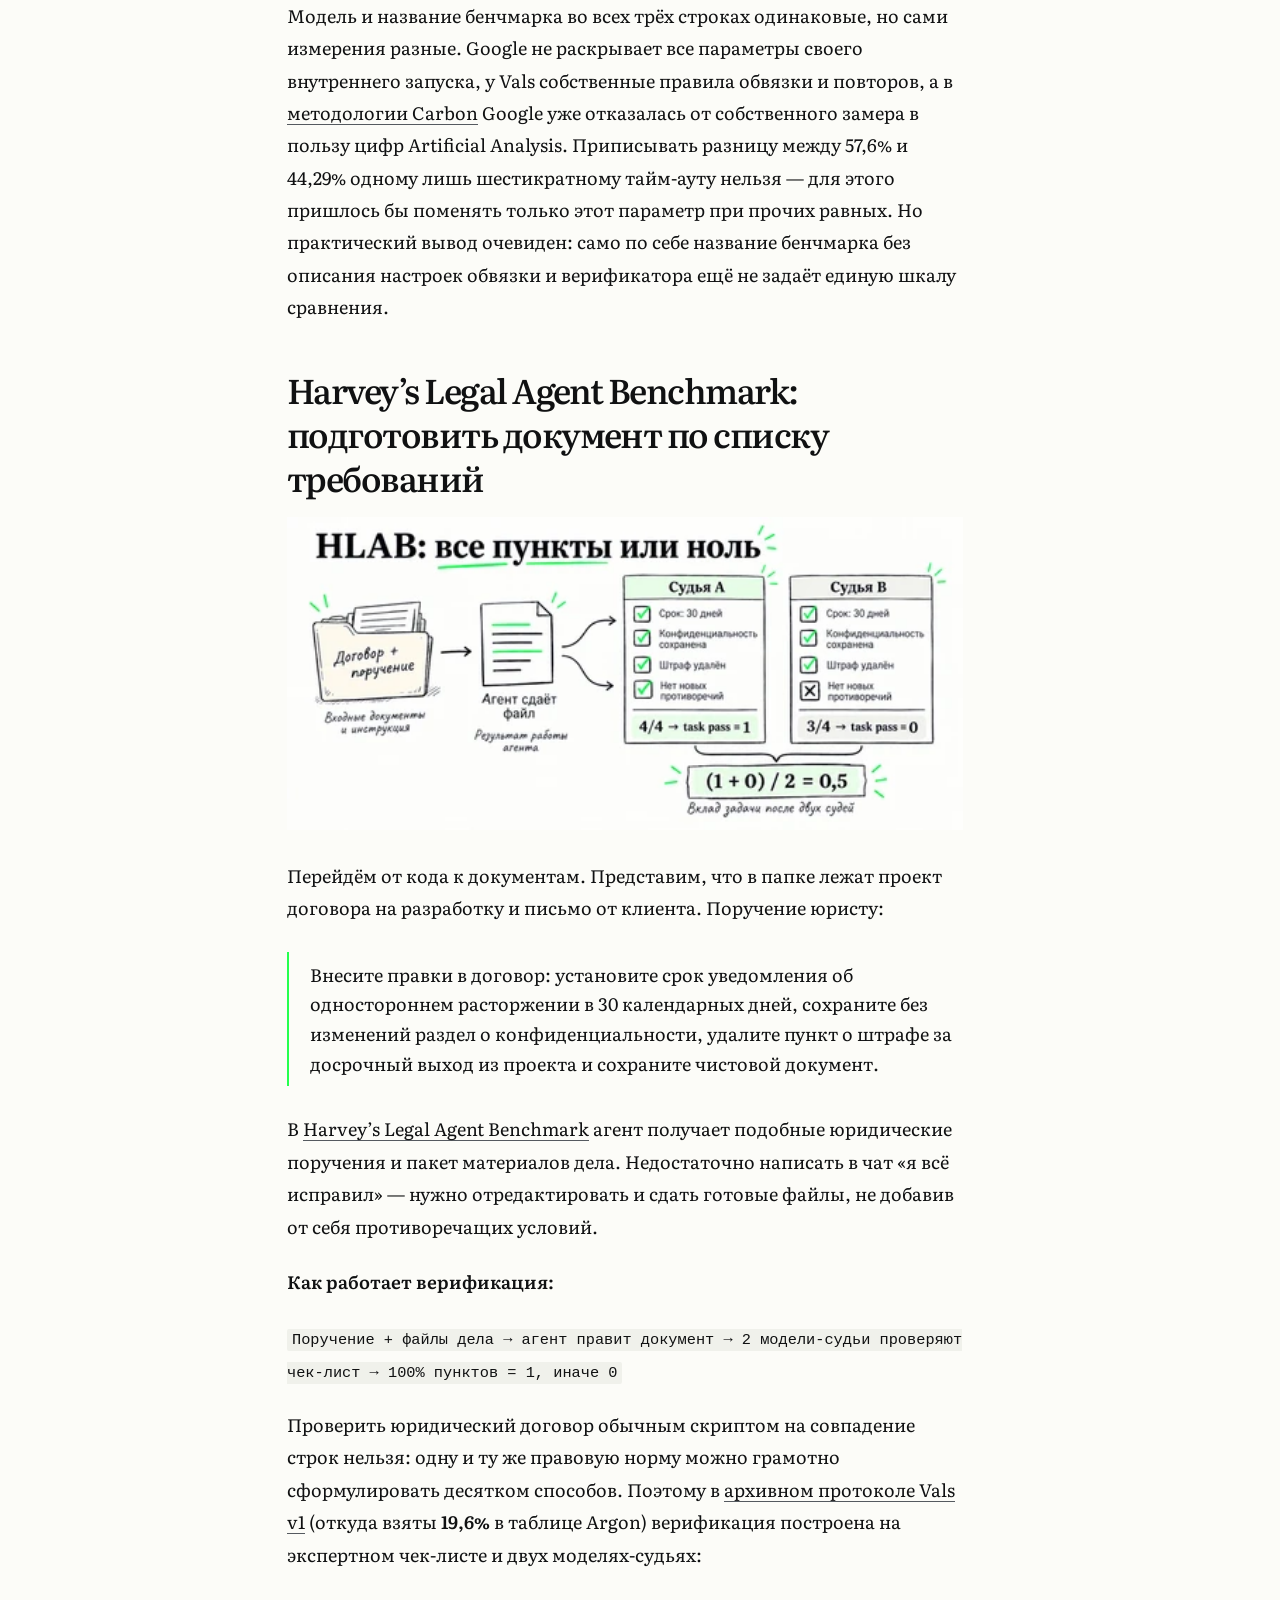
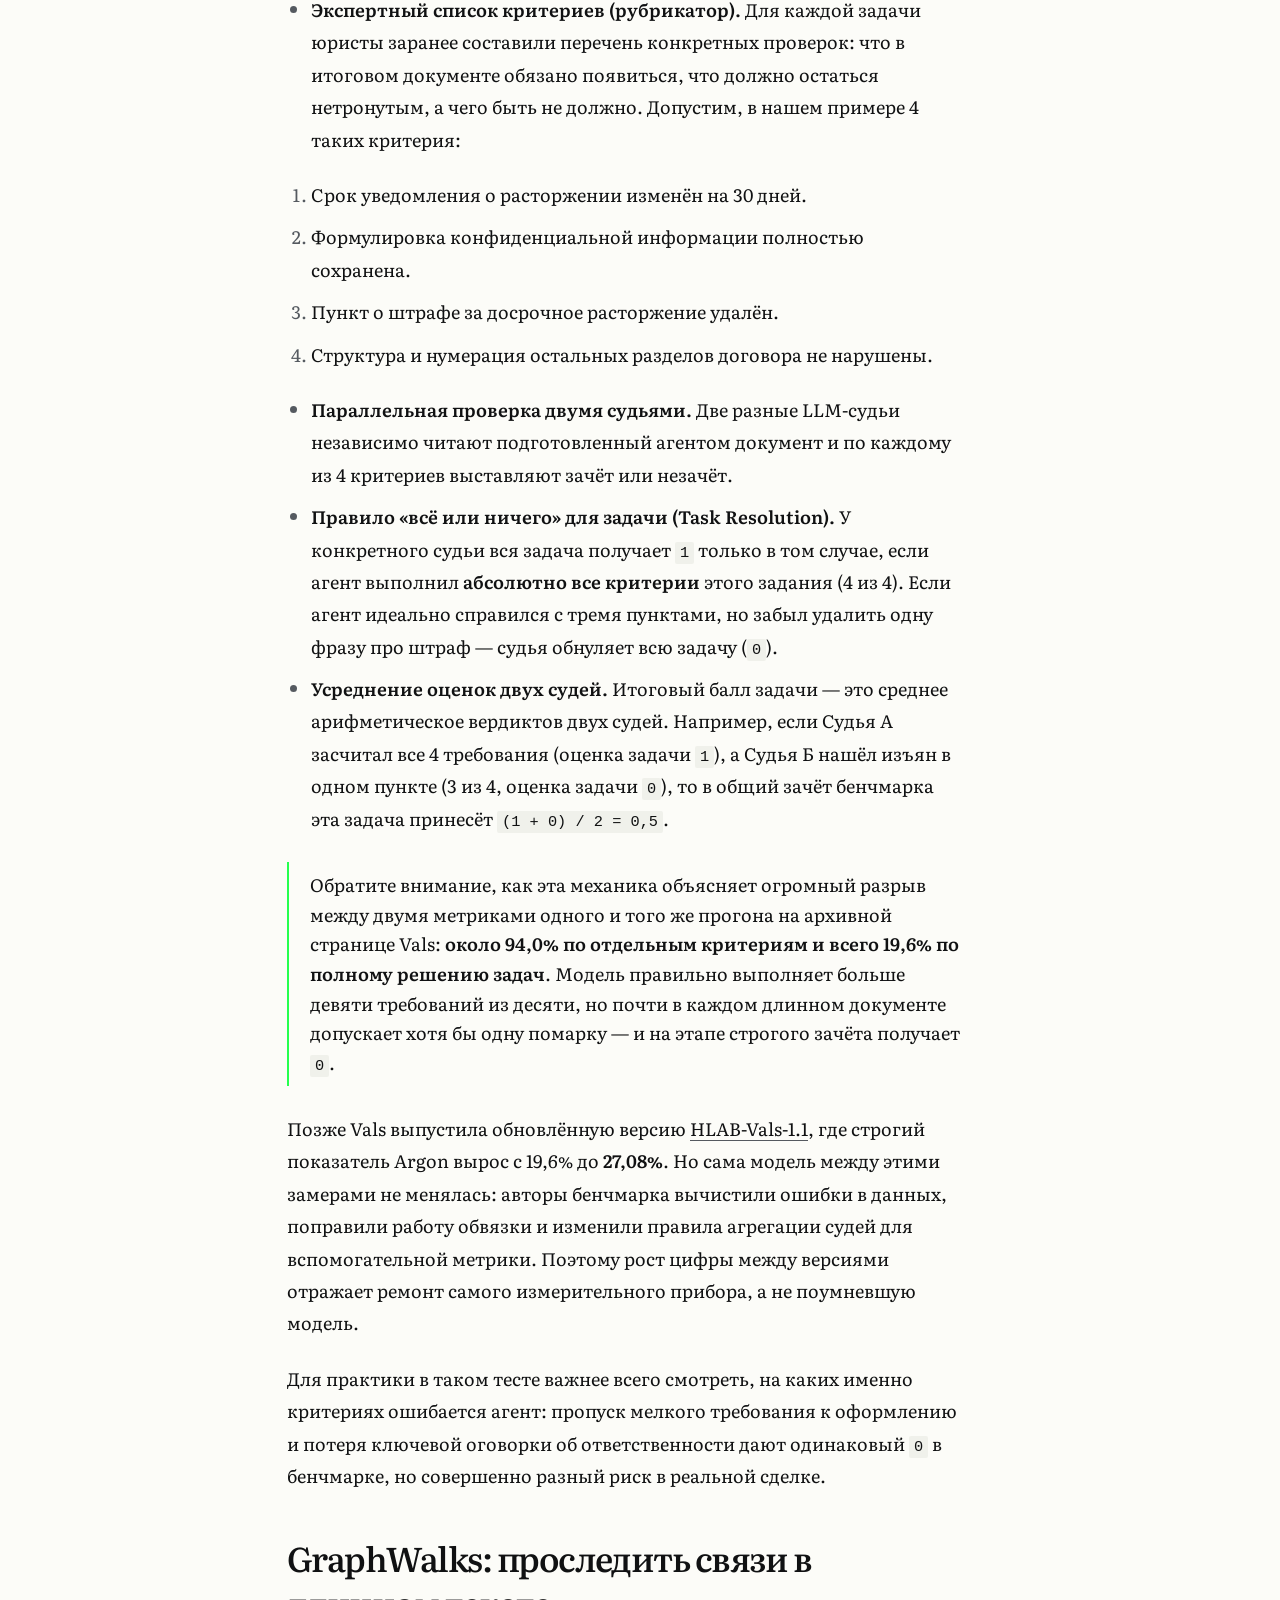
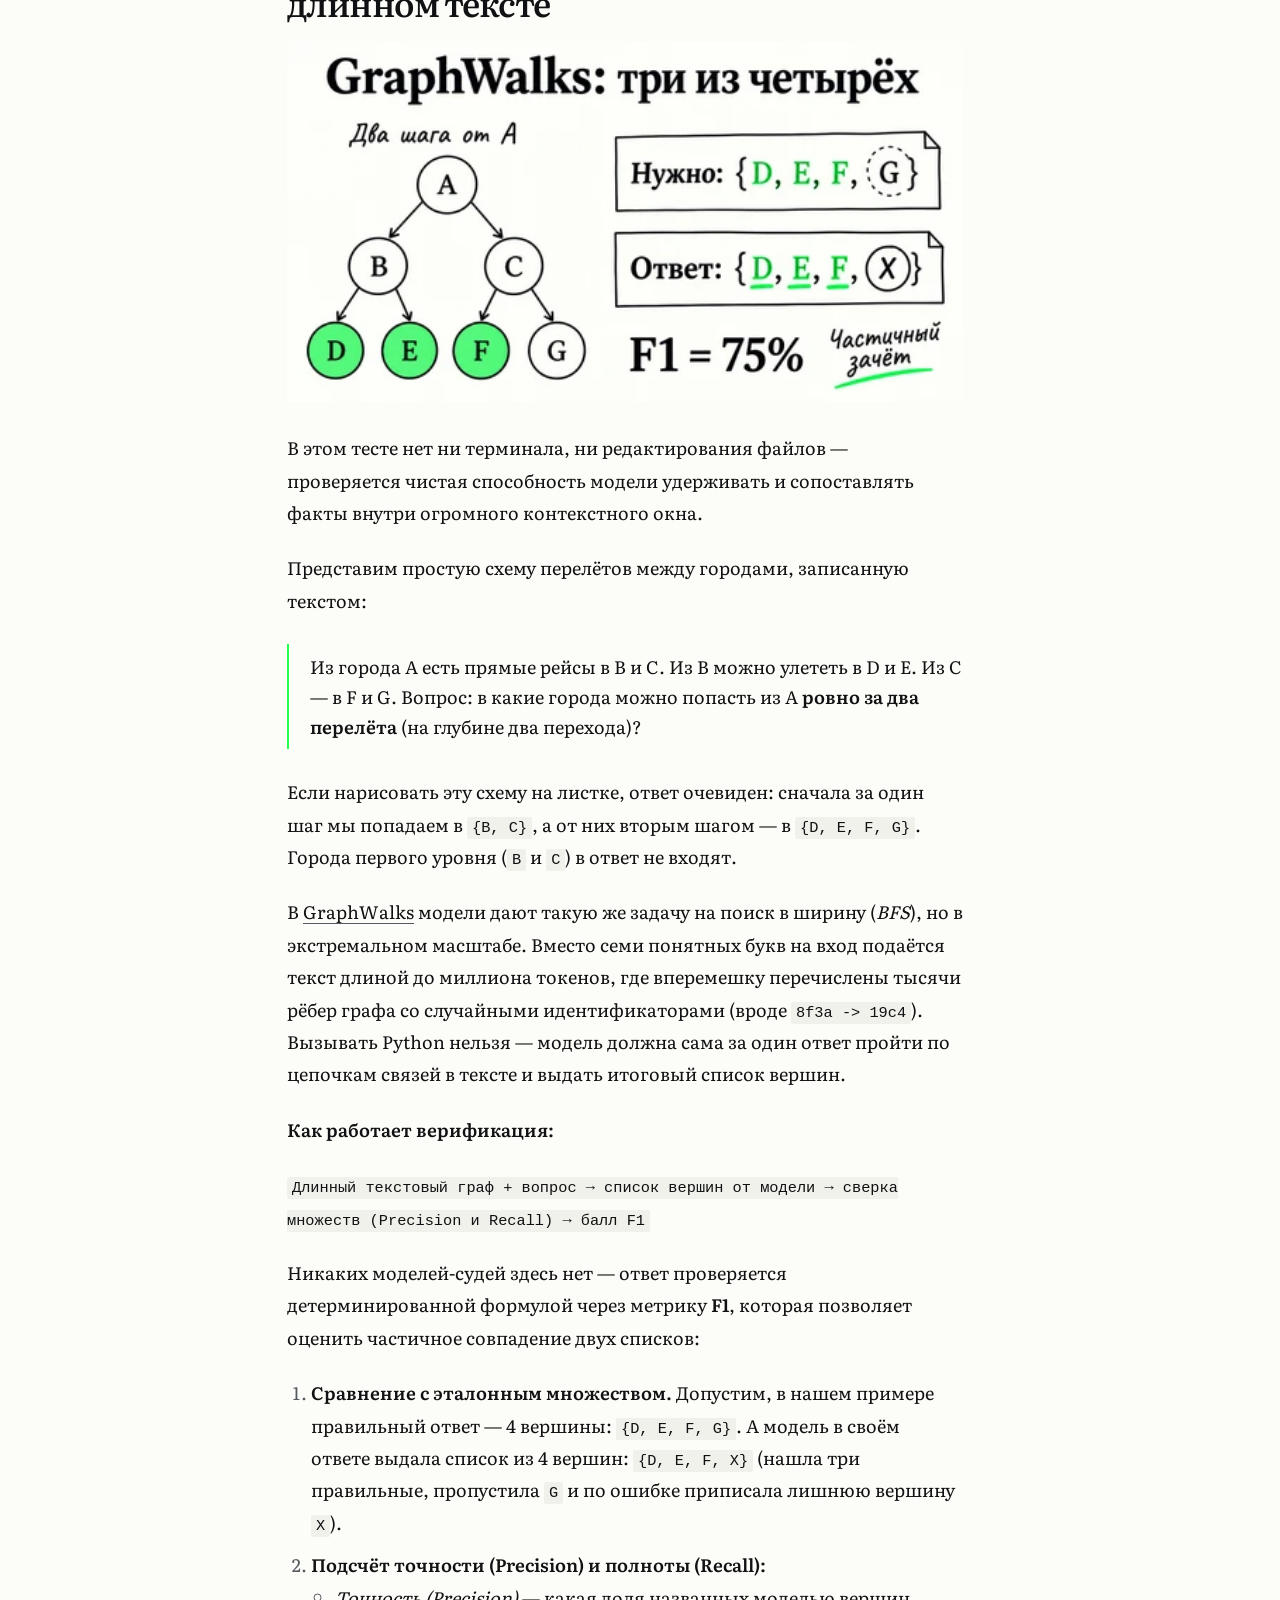
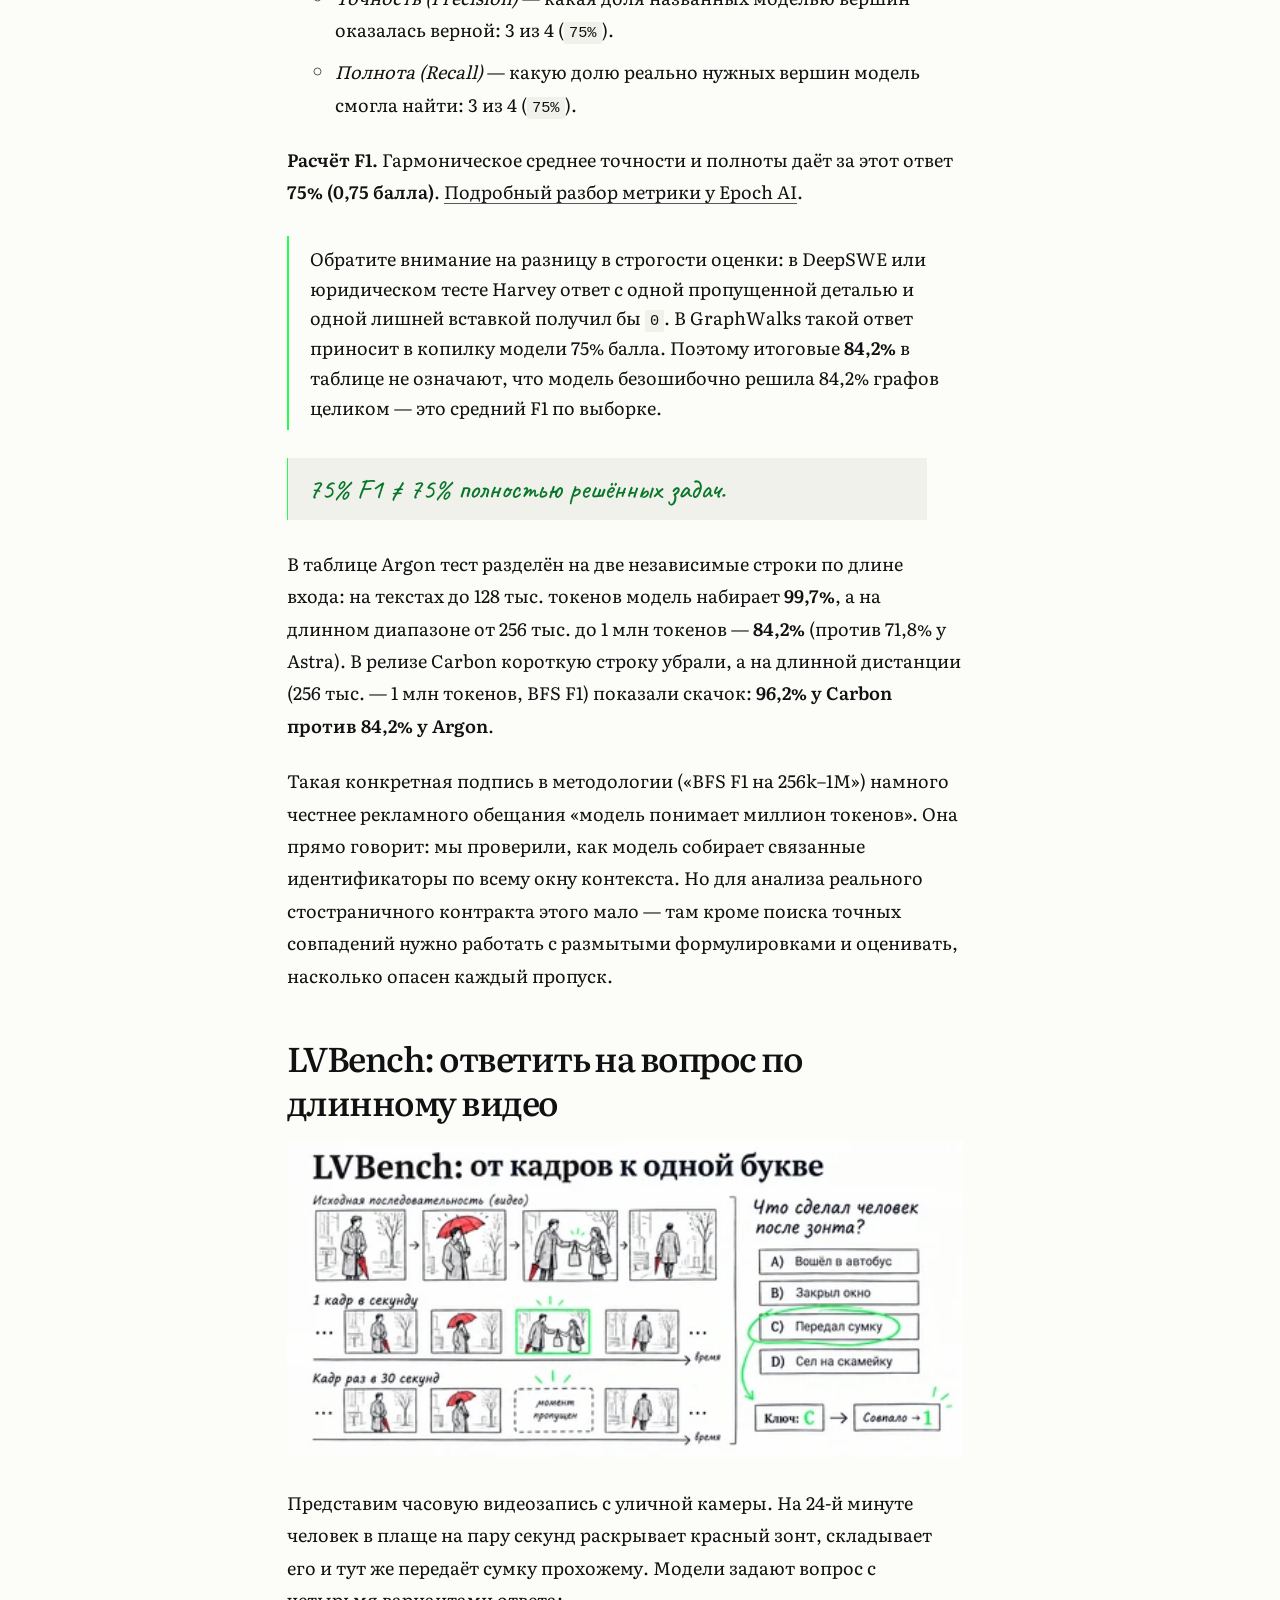
<file: ru/posts/kak-ustroeny-benchmarki-llm/index.html>
<!DOCTYPE html><html lang="ru" data-theme="light"><head><meta charset="utf-8"><meta name="viewport" content="width=device-width, initial-scale=1"><title>Что на самом деле измеряют бенчмарки — Агентное безумие</title><meta name="description" content="Как устроены семь бенчей LLM: задания, проверка результата, метрики и условия запуска. Что стоит за процентами в релизных таблицах и как сравнивать модели на своих задачах."><meta name="google-site-verification" content="QAlcIxzeUEj-Bz4RAMF-JlXkKNdyJYGy_0wqJb3vkJM"><meta name="yandex-verification" content="e8970f777efe10f8"><meta name="msvalidate.01" content="9D9E6ACCE65FF9F6845810A7A17249B0"><link rel="canonical" href="https://agentic-madness.com/ru/posts/kak-ustroeny-benchmarki-llm/"><link rel="alternate" hreflang="ru" href="https://agentic-madness.com/ru/posts/kak-ustroeny-benchmarki-llm/"><link rel="alternate" hreflang="en" href="https://agentic-madness.com/en/posts/what-benchmarks-really-measure/"><link rel="icon" href="/favicon.svg" type="image/svg+xml"><link rel="alternate" type="application/rss+xml" title="Агентное безумие" href="/ru/rss.xml"><script type="application/ld+json">{"@context":"https://schema.org","@type":"BlogPosting","headline":"Что на самом деле измеряют бенчмарки","description":"Как устроены семь бенчей LLM: задания, проверка результата, метрики и условия запуска. Что стоит за процентами в релизных таблицах и как сравнивать модели на своих задачах.","inLanguage":"ru","datePublished":"2026-10-31T00:00:00.000Z","dateModified":"2026-11-02T00:00:00.000Z","mainEntityOfPage":"https://agentic-madness.com/ru/posts/kak-ustroeny-benchmarki-llm/","image":"https://agentic-madness.com/media/04-benchmarks/covers/cover-ru.png","author":{"@type":"Person","@id":"https://agentic-madness.com/#author","name":"Автор Agentic Madness","url":"https://agentic-madness.com/ru/about/"}}</script><meta property="og:type" content="article"><meta property="og:title" content="Что на самом деле измеряют бенчмарки — Агентное безумие"><meta property="og:description" content="Как устроены семь бенчей LLM: задания, проверка результата, метрики и условия запуска. Что стоит за процентами в релизных таблицах и как сравнивать модели на своих задачах."><meta property="og:url" content="https://agentic-madness.com/ru/posts/kak-ustroeny-benchmarki-llm/"><meta property="og:locale" content="ru_RU"><meta property="og:image" content="https://agentic-madness.com/media/04-benchmarks/covers/cover-ru.png"><meta property="og:image:alt" content="Персонажи подкручивают время, уровень размышлений и число попыток за таблицей бенчей."><meta property="og:image:width" content="1254"><meta property="og:image:height" content="1254"><meta name="twitter:card" content="summary_large_image"><meta name="twitter:title" content="Что на самом деле измеряют бенчмарки — Агентное безумие"><meta name="twitter:description" content="Как устроены семь бенчей LLM: задания, проверка результата, метрики и условия запуска. Что стоит за процентами в релизных таблицах и как сравнивать модели на своих задачах."><meta name="twitter:image" content="https://agentic-madness.com/media/04-benchmarks/covers/cover-ru.png"><meta name="twitter:image:alt" content="Персонажи подкручивают время, уровень размышлений и число попыток за таблицей бенчей."><script>
    // Set the saved choice before paint; first visits always start in light.
    let savedTheme;
    try { savedTheme = localStorage.getItem('ab-theme'); } catch {}
    document.documentElement.dataset.theme = savedTheme === 'dark' ? 'dark' : 'light';
  </script><link rel="stylesheet" href="/_astro/Base.DkuzZ1Ej.css"><link rel="stylesheet" href="/_astro/_slug_.D-mMn6Of.css"></head><body><div class="site"><a class="skip" href="#main">К содержанию</a><header class="site-head shell" id="top"><a class="brand" href="/ru/" aria-label="Агентное безумие — на главную"><svg class="logo" viewBox="140 298 802 519" aria-hidden="true"><g transform="translate(-44.5 54)" fill="none" stroke-linecap="round" stroke-linejoin="round"><path d="M466 519 C458 437 397 395 323 411 C242 429 211 517 242 593 C274 669 371 692 434 638 C484 595 491 511 457 456 C424 405 349 392 286 429 C226 465 211 548 248 614" stroke="currentColor" stroke-width="53"></path><path d="M434 638 C452 661 477 674 507 671" stroke="currentColor" stroke-width="46"></path><path d="M674 430 C618 500 626 610 700 669 C780 733 897 689 926 586 C956 482 890 383 792 378 C743 375 701 394 674 430 M760 382 C805 323 868 287 939 274" stroke="currentColor" stroke-width="59"></path><path d="M327 509 L373 540 L327 571" stroke="#25FF4F" stroke-width="23"></path><path d="M782 550 H838" stroke="currentColor" stroke-width="23"></path></g></svg><span>Агентное безумие</span></a><div class="header-tools"><nav class="navigation" aria-label="Основная навигация"><a class="active" href="/ru/#posts">Статьи</a><a class="external-link" href="https://t.me/agentic_madness" target="_blank" rel="noopener">Telegram <span class="external-arrow" aria-hidden="true">↗</span></a></nav><a class="language" href="/en/posts/what-benchmarks-really-measure/" aria-label="Read in English" hreflang="en" lang="en"><span class="ink-link">EN</span></a><button class="theme-toggle" type="button" aria-label="Включить тёмную тему" data-to-dark="Включить тёмную тему" data-to-light="Включить светлую тему" title="Включить тёмную тему"><span class="moon"><svg viewBox="0 0 24 24" aria-hidden="true"><path d="M20.3 15.4A8.6 8.6 0 0 1 8.6 3.7 8.6 8.6 0 1 0 20.3 15.4Z"></path></svg></span><span class="sun"><svg viewBox="0 0 24 24" aria-hidden="true"><circle cx="12" cy="12" r="4"></circle><path d="M12 2v2m0 16v2M2 12h2m16 0h2M5 5l1.4 1.4m11.2 11.2L19 19M5 19l1.4-1.4M17.6 6.4 19 5"></path></svg></span></button></div></header><main id="main" class="article-layout shell" data-astro-cid-ddgcoj2e><article class="article" data-astro-cid-ddgcoj2e><header class="article-head" data-astro-cid-ddgcoj2e><a class="back-link" href="/ru/#posts" data-astro-cid-ddgcoj2e>← К статьям</a><div class="meta" data-astro-cid-ddgcoj2e><span data-astro-cid-ddgcoj2e>#BENCHMARKS</span><time datetime="2026-10-31T00:00:00.000Z" data-astro-cid-ddgcoj2e>31 октября 2026 г.</time><span data-astro-cid-ddgcoj2e>29 мин чтения</span></div><h1 data-astro-cid-ddgcoj2e>Что на самом деле измеряют бенчмарки</h1><p class="article-author" data-astro-cid-ddgcoj2e><a class="ink-link" rel="author" href="/ru/about/" data-astro-cid-ddgcoj2e>Автор Agentic Madness</a></p><p class="article-deck" data-astro-cid-ddgcoj2e>Как прибавить баллов, не меняя модель</p></header><details class="mobile-contents"><summary>Оглавление</summary><nav aria-label="Оглавление"><a href="#за-красивыми-процентами"><span class="contents-label">За красивыми процентами</span></a><a href="#deepswe-v11-доработать-существующий-проект"><span class="contents-label">DeepSWE v1.1: доработать существующий проект</span></a><a href="#terminal-bench-science-выполнить-научную-задачу-в-терминале"><span class="contents-label">Terminal-Bench Science: выполнить научную задачу в терминале</span></a><a href="#harveys-legal-agent-benchmark-подготовить-документ-по-списку-требований"><span class="contents-label">Harvey’s Legal Agent Benchmark: подготовить документ по списку требований</span></a><a href="#graphwalks-проследить-связи-в-длинном-тексте"><span class="contents-label">GraphWalks: проследить связи в длинном тексте</span></a><a href="#lvbench-ответить-на-вопрос-по-длинному-видео"><span class="contents-label">LVBench: ответить на вопрос по длинному видео</span></a><a href="#osworld-выполнить-задачу-за-компьютером"><span class="contents-label">OSWorld: выполнить задачу за компьютером</span></a><a href="#vals-index-объединить-несколько-тестов-в-одну-оценку"><span class="contents-label">Vals Index: объединить несколько тестов в одну оценку</span></a><a href="#альтернатива-чужим-таблицам-свой-бенчмарк-из-рабочего-кода"><span class="contents-label">Альтернатива чужим таблицам: свой бенчмарк из рабочего кода</span></a><a href="#заключение"><span class="contents-label">Заключение</span></a><a href="#материалы"><span class="contents-label">Материалы</span></a></nav></details><div class="prose" id="article-body" data-astro-cid-ddgcoj2e><h2 id="за-красивыми-процентами">За красивыми процентами</h2>
<figure class="article-illustration" data-illustration="00">
  <a href="/media/04-benchmarks/illustrations/00-compact.png"><img src="/media/04-benchmarks/illustrations/00-compact.png.1672.webp" srcset="/media/04-benchmarks/illustrations/00-compact.png.480.webp 480w, /media/04-benchmarks/illustrations/00-compact.png.960.webp 960w, /media/04-benchmarks/illustrations/00-compact.png.1672.webp 1672w" sizes="(max-width: 760px) calc(100vw - 40px), 760px" width="1672" height="833" alt="Бенч в анонсе и причины изменения баллов: задачи, сложность проекта и условия проверки" loading="lazy" decoding="async"></a>
</figure>
<p>При очередном крупном релизе все говорят о результатах, которые выбила модель на бенче, обсуждают и сравнивают. Я не раз сталкивался с типичной ситуацией: на бенчах виден прорыв и чуть ли не заявка на фронтир по цене кусочка пиццы, а на деле — сплошное разочарование (очень часто, к сожалению, это происходило с китайскими моделями).</p>
<p>Понятно, что в реальности, в нашей работе, все эти оценки очень субъективны и разнятся от человека к человеку. Но нам ведь нужно каким-то образом сравнивать модели, оценивать и улучшать, а значит — нужны бенчмарки. Причём нужны честные и равные условия сравнения, а сами наборы тестов должны реально подсвечивать актуальные проблемы своей сферы, а не быть просто набором тестов ради теста.</p>
<p>Но об этом не сегодня — это отдельная большая тема: каким должен быть бенчмарк, скажем для кодинга, и что в него включить, чтобы реально оценить модель в задачах, с которыми сталкиваются программисты каждый день. Вопрос этот сложный и во многом дискуссионный, отчасти и сами бенчмарки являются ориентиром для современных лаб, но точно ли место в таблице определяет качество модели для нас, обычных пользователей? В этой статье мы разберём ведущие бенчмарки: как они работают, какие у них есть нюансы и подводные камни, а также на какие хитрости идут разработчики, чтобы приукрасить свой релиз.</p>
<ul>
<li><strong>Старые задачи против новых (<a href="https://livecodebench.github.io/">мониторинг LiveCodeBench</a>).</strong> В презентациях модели набирают 80–85% на алгоритмических задачах с LeetCode и Codeforces. Авторы <a href="https://arxiv.org/abs/2403.07974">LiveCodeBench</a> разделили задания по дате публикации. Выяснилось, что высокий результат держится до даты окончания обучения модели (<em>cutoff date</em>). На задачах той же сложности, которые появились на соревнованиях через пару месяцев после релиза, точность падает вдвое: тест во многом измеряет память о решениях из обучающей выборки.</li>
<li><strong>Локальные правки против коммерческих проектов (<a href="https://arxiv.org/abs/2502.12115">SWE-Lancer от OpenAI</a> и <a href="https://scale.com/leaderboard/swe_bench_pro_public">SWE-bench Pro от Scale AI</a>).</strong> Популярный тест SWE-bench Verified, где модели решают 75–80% задач, в основном состоит из небольших правок в одном файле внутри известных Python-библиотек (<a href="https://epoch.ai/blog/what-skills-does-swe-bench-verified-evaluate">разбор Epoch AI</a>). Когда тем же моделям в SWE-Lancer и SWE-bench Pro дали реальные заказы с Upwork и крупные репозитории с десятками связанных файлов, доля решённых задач снизилась до 15–26%.</li>
</ul>
<p>Похожие вопросы возникают и внутри одной таблицы. В сентябрьском анонсе <a href="https://deepmind.google/models/model-cards/gemini-4-argon/">Gemini 4 Argon</a> рядом стоят 91,7% на понимании видео и 19,6% на юридических задачах. Если принять оба числа за долю правильных ответов, кажется, что модель почти освоила видео и очень плохо справляется с документами. Но в первом случае проверяют одну выбранную букву ответа, а во втором — выполнение длинного списка требований к готовому договору, где один пропуск обнуляет оценку за всю задачу.</p>
<p>28 октября Google <a href="https://blog.google/innovation-and-ai/models-and-research/gemini-models/introducing-gemini-4-carbon/">представила Gemini 4 Carbon</a>. Вместе с моделью обновилась и таблица: часть тестов исчезла, у других поменялись версии или источник результатов. Даже у прежней Argon в октябрьской таблице появились другие числа. Чтобы понять, что именно изменилось, нужно разобраться, как эти оценки получают.</p>
<p>Для этого разберём семь бенчмарков из таблицы Argon: программирование, научную работу в терминале, юридические документы, длинный контекст, видео, управление компьютером и сводный индекс. В соответствующих разделах посмотрим и на результаты Carbon.</p>
<p>Ниже — выбранные строки исходной таблицы Argon. Числа сохранены вместе с версиями на момент сентябрьского релиза.</p>
<table>
<thead>
<tr>
<th>Бенчмарк</th>
<th>Что делает система</th>
<th>Argon</th>
<th>Один из соперников в таблице Google</th>
</tr>
</thead>
<tbody>
<tr>
<td>DeepSWE v1.1</td>
<td>Дорабатывает существующий проект</td>
<td>77,9%</td>
<td>Opus 5.5 — 74,2%</td>
</tr>
<tr>
<td>Terminal-Bench Science 0.1</td>
<td>Выполняет научную задачу в терминале</td>
<td>57,6%</td>
<td>Astra — 68,1%</td>
</tr>
<tr>
<td>Harvey’s Legal Agent Benchmark</td>
<td>Готовит юридический документ</td>
<td>19,6%</td>
<td>Fable 5.1 — 6,7%</td>
</tr>
<tr>
<td>GraphWalks, до 128 тыс. токенов</td>
<td>Находит связи в длинном тексте</td>
<td>99,7%</td>
<td>Astra — 98,7%</td>
</tr>
<tr>
<td>GraphWalks, 256 тыс. — 1 млн токенов</td>
<td>Выполняет поиск на более длинном входе</td>
<td>84,2%</td>
<td>Astra — 71,8%</td>
</tr>
<tr>
<td>LVBench</td>
<td>Отвечает на вопросы по длинному видео</td>
<td>91,7%</td>
<td>Astra — 87,5%</td>
</tr>
<tr>
<td>OSWorld 2.0, офлайн-срез</td>
<td>Выполняет задачу за компьютером</td>
<td>69,2%</td>
<td>Astra — 72,6%</td>
</tr>
<tr>
<td>Vals Index</td>
<td>Объединяет результаты нескольких тестов</td>
<td>68,9%</td>
<td>Opus 5.5 — 67,0%</td>
</tr>
</tbody>
</table>
<p>У GraphWalks две строки с разной длиной контекста, поэтому строк восемь, а бенчмарков семь. В последней колонке показаны отдельные участники сравнения, которых выбрала сама Google.</p>
<p>Во многих этих тестах работает <strong>агент</strong>: модель получает инструменты (терминал, браузер, редактор файлов), выполняет действие, видит результат и выбирает следующий шаг. Программа, которая организует этот цикл и ограничивает время работы, называется <strong>обвязкой</strong>, или <em>harness</em>. Когда агент завершает работу, полученный результат проверяет <strong>верификатор</strong> (оценщик):</p>
<p><code>Запуск: задание + инструменты в обвязке → шаги агента → итоговый артефакт (ответ, патч или файлы)</code></p>
<p><code>Верификация: итоговый артефакт → проверка по правилам бенчмарка → число в таблице</code></p>
<p>Дальше для объяснения механики каждого теста я буду использовать собственные небольшие примеры. Это иллюстрации задачи, а не реальные задания из закрытых проверочных наборов.</p>
<h2 id="deepswe-v11-доработать-существующий-проект">DeepSWE v1.1: доработать существующий проект</h2>
<figure class="article-illustration" data-illustration="01">
  <a href="/media/04-benchmarks/illustrations/01-compact.png"><img src="/media/04-benchmarks/illustrations/01-compact.png.1672.webp" srcset="/media/04-benchmarks/illustrations/01-compact.png.480.webp 480w, /media/04-benchmarks/illustrations/01-compact.png.960.webp 960w, /media/04-benchmarks/illustrations/01-compact.png.1672.webp 1672w" sizes="(max-width: 760px) calc(100vw - 40px), 760px" width="1672" height="707" alt="DeepSWE: проект, проверяемый агент, Git-патч и проверка в чистой среде" loading="lazy" decoding="async"></a>
</figure>
<p>Представим консольную утилиту, которая массово переименовывает фотографии по дате съёмки. В репозитории проекта открывают задачу:</p>
<blockquote>
<p>Добавьте флаг <code>--dry-run</code> (предварительный просмотр). Программа должна выводить в консоль список будущих переименований (<code>IMG_01.jpg -&gt; 2026-10-28_01.jpg</code>), но не трогать сами файлы на диске. Обычное переименование без флага должно работать как раньше.</p>
</blockquote>
<p>В <a href="https://github.com/datacurve-ai/deep-swe">DeepSWE v1.1</a> агент получает такую задачу и полный репозиторий проекта. Он сам ищет нужные файлы, читает существующий код, дописывает логику флага, запускает доступные ему локальные тесты и правит ошибки, пока программа не заработает. В конце агент фиксирует изменения в Git.</p>
<p><strong>Как работает верификация:</strong></p>
<p><code>Задача + репозиторий → агент меняет код → git diff → чистый контейнер + скрытые тесты → 1 или 0</code></p>
<p>Оценщик не читает историю рассуждений агента и не доверяет тому, что агент настроил внутри своей рабочей машины. Проверка проходит изолированно в три шага:</p>
<ul>
<li><strong>Перенос чистого патча (<code>git diff</code>).</strong> Система забирает только текстовую разницу изменённых файлов и накатывает её на совершенно чистую копию репозитория в отдельном контейнере. Если агент попутно доустановил в свою среду библиотеку или создал временный файл, но не зафиксировал это в патче — в проверочной среде этого не окажется.</li>
<li><strong>Запуск двух групп скрытых автотестов:</strong></li>
</ul>
<ol>
<li><em>Новые проверки под задачу (<code>FAIL_TO_PASS</code>):</em> тесты, которые падали на исходном коде, но теперь обязаны пройти. В нашем примере они проверяют, что при вызове с <code>--dry-run</code> консоль печатает правильные новые имена, а файлы на диске остаются нетронутыми.</li>
<li><em>Регрессионные проверки (<code>PASS_TO_PASS</code>):</em> существующие тесты проекта, которые гарантируют, что агент не сломал обычное переименование без флага.</li>
</ol>
<ul>
<li><strong>Строгий бинарный зачёт.</strong> Верификатору не важно, совпал ли код агента с авторским решением буква в букву — проверяется только поведение программы на автотестах. Если прошли все обязательные проверки, задача получает <code>1</code>. Если упал хотя бы один тест — <code>0</code>.</li>
</ul>
<p>Так формируется метрика <strong>pass@1</strong> — доля задач, решённых с первой самостоятельной попытки.</p>
<aside class="sidenote" role="note" aria-label="На полях" data-note="attempt"><p>Одна попытка ≠ один шаг. Сдаётся финальный патч.</p></aside>
<blockquote>
<p>Обратите внимание: «одна попытка» в <code>pass@1</code> означает один изолированный запуск агента от получения задачи до сдачи патча. Внутри этого запуска агент может сделать десятки шагов в терминале, несколько раз сломать и починить код на своих локальных проверках — в зачёт идёт только финальный патч.</p>
</blockquote>
<p>В таблице Google у Argon <strong>77,9%</strong>, у Opus 5.5 — <strong>74,2%</strong>. Однако <a href="https://deepmind.google/models/evals-methodology/gemini-4-argon/">методология Google</a> раскрывает, что эти числа получены в разных условиях: Argon компания прогоняла сама в обвязке <code>mini-swe-agent</code>, результат Astra взяла из публичного лидерборда, а цифры моделей Claude — из карточек Anthropic. Прежде чем списывать разницу в 3,7 пункта исключительно на «ум» модели, стоит проверить, насколько отличались настройки самих обвязок.</p>
<p>К самому верификатору тоже бывают вопросы. <a href="https://epoch.ai/benchmarks/deepswe/review">Аудит Epoch AI выявил проблемы минимум в 23 из 113 задач DeepSWE</a>. Чаще всего сбой происходил как раз на стыке сред: когда агент менял тестовые файлы проекта, при переносе патча и возврате эталонных тестов возникали Git-конфликты, и проверочный скрипт браковал потенциально рабочие решения. Это не даёт поправку «минус 20 пунктов» к каждому результату, но наглядно показывает: ошибаться может и сама проверяющая программа.</p>
<h2 id="terminal-bench-science-выполнить-научную-задачу-в-терминале">Terminal-Bench Science: выполнить научную задачу в терминале</h2>
<figure class="article-illustration" data-illustration="02">
  <a href="/media/04-benchmarks/illustrations/02-compact.png"><img src="/media/04-benchmarks/illustrations/02-compact.png.2080.webp" srcset="/media/04-benchmarks/illustrations/02-compact.png.480.webp 480w, /media/04-benchmarks/illustrations/02-compact.png.960.webp 960w, /media/04-benchmarks/illustrations/02-compact.png.2080.webp 2080w" sizes="(max-width: 760px) calc(100vw - 40px), 760px" width="2080" height="623" alt="Terminal-Bench: проверяемый агент выполняет расчёт в терминале и сдаёт файлы для проверки" loading="lazy" decoding="async"></a>
</figure>
<p>Вместо доработки софта поручим агенту расчётную задачу исследователя. В рабочей папке лежит файл <code>sensor.csv</code> с зашумлёнными измерениями сигнала, а в условии написано:</p>
<blockquote>
<p>Найдите основной период колебаний сигнала в секундах, запишите число в файл <code>period.txt</code>, а график исходного ряда с отмеченными пиками сохраните в <code>plot.png</code>.</p>
</blockquote>
<p>Обычного текстового ответа с красивым объяснением формулы здесь недостаточно — нужно подобрать метод фильтрации шума, написать скрипт, запустить его на реальных данных и оставить в папке готовые файлы.</p>
<p><a href="https://www.tbench.ai/news/terminal-bench-science-0-1">Terminal-Bench Science 0.1</a> включает 70 подобных задач из разных областей науки (от физики и химии до биоинформатики). Агент работает в подготовленном Linux-окружении через терминал: пишет код на Python или C++, запускает расчёты, смотрит на вывод и корректирует решение.</p>
<p><strong>Как работает верификация:</strong></p>
<p><code>Задача + данные в папке → расчёты агента в терминале → выходные файлы → скрипт-верификатор → 1 или 0</code></p>
<p>Когда агент завершает работу, в его рабочую директорию заходит <strong>авторский проверочный скрипт</strong>, написанный составителями конкретной научной задачи:</p>
<ul>
<li><strong>Проверка созданных артефактов.</strong> Скрипт проверяет, появились ли по нужным путям файлы <code>period.txt</code> и <code>plot.png</code>, читается ли изображение и соблюдён ли требуемый формат данных.</li>
<li><strong>Сверка численного ответа с допуском.</strong> В научных расчётах редко бывает абсолютное совпадение до последнего знака после запятой, поэтому верификатор проверяет попадание в заданный коридор погрешности (например, эталон <code>12,40</code> с ± <code>0,05</code> с). В сложных задачах сам проверочный скрипт может запускать ресурсоёмкую симуляцию или пересчитывать физическую модель на основе параметров, которые нашёл агент.</li>
<li><strong>Строгий зачёт задачи.</strong> Если все условия авторского скрипта выполнены, задача получает <code>1</code>, если хотя бы одно условие нарушено (или сам проверочный скрипт не успел досчитать) — <code>0</code>.</li>
</ul>
<blockquote>
<p>Обратите внимание на два независимых таймера в такой схеме: <strong>время работы агента</strong> (сколько минут модель решает задачу в терминале) и <strong>тайм-аут верификатора</strong> (сколько времени даётся проверочному скрипту на оценку готовых файлов).</p>
</blockquote>
<aside class="sidenote" role="note" aria-label="На полях" data-note="timers"><p>Время агента и тайм-аут верификатора — разные ограничения.</p></aside>
<p>Именно со вторым таймером связана примечательная сноска в отчёте Google: для прогона Argon компания <strong>в шесть раз увеличила тайм-аут проверяющей программы</strong>. Если проверочный скрипт сам запускает тяжёлые вычисления и обрывается по стандартному лимиту времени, агент получает технический <code>0</code> даже за правильно решённую задачу.</p>
<p>В результате у одной и той же модели Argon в разных источниках можно встретить три заметно отличающихся балла на Terminal-Bench Science 0.1:</p>
<table>
<thead>
<tr>
<th>Публикация</th>
<th>Результат Argon</th>
<th>Что известно об условиях запуска</th>
</tr>
</thead>
<tbody>
<tr>
<td>Исходная таблица Google</td>
<td><strong>57,6%</strong></td>
<td>Собственный прогон Google, тайм-аут верификатора увеличен ×6</td>
</tr>
<tr>
<td><a href="https://www.vals.ai/benchmarks/terminal-bench-science">Лидерборд Vals</a></td>
<td><strong>44,29%</strong></td>
<td>Независимый прогон Vals в обвязке <code>mini-swe-agent</code></td>
</tr>
<tr>
<td><a href="https://deepmind.google/models/gemini/">Таблица Carbon</a></td>
<td><strong>52,9%</strong></td>
<td>Результат взят из замеров Artificial Analysis</td>
</tr>
</tbody>
</table>
<p>Модель и название бенчмарка во всех трёх строках одинаковые, но сами измерения разные. Google не раскрывает все параметры своего внутреннего запуска, у Vals собственные правила обвязки и повторов, а в <a href="https://deepmind.google/models/evals-methodology/gemini-4-carbon/">методологии Carbon</a> Google уже отказалась от собственного замера в пользу цифр Artificial Analysis. Приписывать разницу между 57,6% и 44,29% одному лишь шестикратному тайм-ауту нельзя — для этого пришлось бы поменять только этот параметр при прочих равных. Но практический вывод очевиден: само по себе название бенчмарка без описания настроек обвязки и верификатора ещё не задаёт единую шкалу сравнения.</p>
<h2 id="harveys-legal-agent-benchmark-подготовить-документ-по-списку-требований">Harvey’s Legal Agent Benchmark: подготовить документ по списку требований</h2>
<figure class="article-illustration" data-illustration="03">
  <a href="/media/04-benchmarks/illustrations/03-compact.png"><img src="/media/04-benchmarks/illustrations/03-compact.png.1672.webp" srcset="/media/04-benchmarks/illustrations/03-compact.png.480.webp 480w, /media/04-benchmarks/illustrations/03-compact.png.960.webp 960w, /media/04-benchmarks/illustrations/03-compact.png.1672.webp 1672w" sizes="(max-width: 760px) calc(100vw - 40px), 760px" width="1672" height="772" alt="HLAB: два судьи проверяют документ; итог задачи — среднее их строгих оценок" loading="lazy" decoding="async"></a>
</figure>
<p>Перейдём от кода к документам. Представим, что в папке лежат проект договора на разработку и письмо от клиента. Поручение юристу:</p>
<blockquote>
<p>Внесите правки в договор: установите срок уведомления об одностороннем расторжении в 30 календарных дней, сохраните без изменений раздел о конфиденциальности, удалите пункт о штрафе за досрочный выход из проекта и сохраните чистовой документ.</p>
</blockquote>
<p>В <a href="https://www.harvey.ai/blog/introducing-harveys-legal-agent-benchmark">Harvey’s Legal Agent Benchmark</a> агент получает подобные юридические поручения и пакет материалов дела. Недостаточно написать в чат «я всё исправил» — нужно отредактировать и сдать готовые файлы, не добавив от себя противоречащих условий.</p>
<p><strong>Как работает верификация:</strong></p>
<p><code>Поручение + файлы дела → агент правит документ → 2 модели-судьи проверяют чек-лист → 100% пунктов = 1, иначе 0</code></p>
<p>Проверить юридический договор обычным скриптом на совпадение строк нельзя: одну и ту же правовую норму можно грамотно сформулировать десятком способов. Поэтому в <a href="https://www.vals.ai/benchmarks/hlab-v1">архивном протоколе Vals v1</a> (откуда взяты <strong>19,6%</strong> в таблице Argon) верификация построена на экспертном чек-листе и двух моделях-судьях:</p>
<ul>
<li><strong>Экспертный список критериев (рубрикатор).</strong> Для каждой задачи юристы заранее составили перечень конкретных проверок: что в итоговом документе обязано появиться, что должно остаться нетронутым, а чего быть не должно. Допустим, в нашем примере 4 таких критерия:</li>
</ul>
<ol>
<li>Срок уведомления о расторжении изменён на 30 дней.</li>
<li>Формулировка конфиденциальной информации полностью сохранена.</li>
<li>Пункт о штрафе за досрочное расторжение удалён.</li>
<li>Структура и нумерация остальных разделов договора не нарушены.</li>
</ol>
<ul>
<li><strong>Параллельная проверка двумя судьями.</strong> Две разные LLM-судьи независимо читают подготовленный агентом документ и по каждому из 4 критериев выставляют зачёт или незачёт.</li>
<li><strong>Правило «всё или ничего» для задачи (Task Resolution).</strong> У конкретного судьи вся задача получает <code>1</code> только в том случае, если агент выполнил <strong>абсолютно все критерии</strong> этого задания (4 из 4). Если агент идеально справился с тремя пунктами, но забыл удалить одну фразу про штраф — судья обнуляет всю задачу (<code>0</code>).</li>
<li><strong>Усреднение оценок двух судей.</strong> Итоговый балл задачи — это среднее арифметическое вердиктов двух судей. Например, если Судья А засчитал все 4 требования (оценка задачи <code>1</code>), а Судья Б нашёл изъян в одном пункте (3 из 4, оценка задачи <code>0</code>), то в общий зачёт бенчмарка эта задача принесёт <code>(1 + 0) / 2 = 0,5</code>.</li>
</ul>
<blockquote>
<p>Обратите внимание, как эта механика объясняет огромный разрыв между двумя метриками одного и того же прогона на архивной странице Vals: <strong>около 94,0% по отдельным критериям и всего 19,6% по полному решению задач</strong>. Модель правильно выполняет больше девяти требований из десяти, но почти в каждом длинном документе допускает хотя бы одну помарку — и на этапе строгого зачёта получает <code>0</code>.</p>
</blockquote>
<p>Позже Vals выпустила обновлённую версию <a href="https://www.vals.ai/benchmarks/hlab">HLAB-Vals-1.1</a>, где строгий показатель Argon вырос с 19,6% до <strong>27,08%</strong>. Но сама модель между этими замерами не менялась: авторы бенчмарка вычистили ошибки в данных, поправили работу обвязки и изменили правила агрегации судей для вспомогательной метрики. Поэтому рост цифры между версиями отражает ремонт самого измерительного прибора, а не поумневшую модель.</p>
<p>Для практики в таком тесте важнее всего смотреть, на каких именно критериях ошибается агент: пропуск мелкого требования к оформлению и потеря ключевой оговорки об ответственности дают одинаковый <code>0</code> в бенчмарке, но совершенно разный риск в реальной сделке.</p>
<h2 id="graphwalks-проследить-связи-в-длинном-тексте">GraphWalks: проследить связи в длинном тексте</h2>
<figure class="article-illustration" data-illustration="04">
  <a href="/media/04-benchmarks/illustrations/04-compact.png"><img src="/media/04-benchmarks/illustrations/04-compact.png.1672.webp" srcset="/media/04-benchmarks/illustrations/04-compact.png.480.webp 480w, /media/04-benchmarks/illustrations/04-compact.png.960.webp 960w, /media/04-benchmarks/illustrations/04-compact.png.1672.webp 1672w" sizes="(max-width: 760px) calc(100vw - 40px), 760px" width="1672" height="890" alt="GraphWalks: три правильные вершины из четырёх дают F1 75 процентов" loading="lazy" decoding="async"></a>
</figure>
<p>В этом тесте нет ни терминала, ни редактирования файлов — проверяется чистая способность модели удерживать и сопоставлять факты внутри огромного контекстного окна.</p>
<p>Представим простую схему перелётов между городами, записанную текстом:</p>
<blockquote>
<p>Из города A есть прямые рейсы в B и C. Из B можно улететь в D и E. Из C — в F и G.
Вопрос: в какие города можно попасть из A <strong>ровно за два перелёта</strong> (на глубине два перехода)?</p>
</blockquote>
<p>Если нарисовать эту схему на листке, ответ очевиден: сначала за один шаг мы попадаем в <code>{B, C}</code>, а от них вторым шагом — в <strong><code>{D, E, F, G}</code></strong>. Города первого уровня (<code>B</code> и <code>C</code>) в ответ не входят.</p>
<p>В <a href="https://huggingface.co/datasets/openai/graphwalks">GraphWalks</a> модели дают такую же задачу на поиск в ширину (<em>BFS</em>), но в экстремальном масштабе. Вместо семи понятных букв на вход подаётся текст длиной до миллиона токенов, где вперемешку перечислены тысячи рёбер графа со случайными идентификаторами (вроде <code>8f3a -&gt; 19c4</code>). Вызывать Python нельзя — модель должна сама за один ответ пройти по цепочкам связей в тексте и выдать итоговый список вершин.</p>
<p><strong>Как работает верификация:</strong></p>
<p><code>Длинный текстовый граф + вопрос → список вершин от модели → сверка множеств (Precision и Recall) → балл F1</code></p>
<p>Никаких моделей-судей здесь нет — ответ проверяется детерминированной формулой через метрику <strong>F1</strong>, которая позволяет оценить частичное совпадение двух списков:</p>
<ol>
<li>
<p><strong>Сравнение с эталонным множеством.</strong> Допустим, в нашем примере правильный ответ — 4 вершины: <code>{D, E, F, G}</code>. А модель в своём ответе выдала список из 4 вершин: <code>{D, E, F, X}</code> (нашла три правильные, пропустила <code>G</code> и по ошибке приписала лишнюю вершину <code>X</code>).</p>
</li>
<li>
<p><strong>Подсчёт точности (Precision) и полноты (Recall):</strong></p>
<ul>
<li><em>Точность (Precision)</em> — какая доля названных моделью вершин оказалась верной: 3 из 4 (<code>75%</code>).</li>
<li><em>Полнота (Recall)</em> — какую долю реально нужных вершин модель смогла найти: 3 из 4 (<code>75%</code>).</li>
</ul>
</li>
</ol>
<p><strong>Расчёт F1.</strong> Гармоническое среднее точности и полноты даёт за этот ответ <strong>75% (0,75 балла)</strong>. <a href="https://epoch.ai/benchmarks/graphwalks/review">Подробный разбор метрики у Epoch AI</a>.</p>
<blockquote>
<p>Обратите внимание на разницу в строгости оценки: в DeepSWE или юридическом тесте Harvey ответ с одной пропущенной деталью и одной лишней вставкой получил бы <code>0</code>. В GraphWalks такой ответ приносит в копилку модели 75% балла. Поэтому итоговые <strong>84,2%</strong> в таблице не означают, что модель безошибочно решила 84,2% графов целиком — это средний F1 по выборке.</p>
</blockquote>
<aside class="sidenote" role="note" aria-label="На полях" data-note="f1"><p>75% F1 ≠ 75% полностью решённых задач.</p></aside>
<p>В таблице Argon тест разделён на две независимые строки по длине входа: на текстах до 128 тыс. токенов модель набирает <strong>99,7%</strong>, а на длинном диапазоне от 256 тыс. до 1 млн токенов — <strong>84,2%</strong> (против 71,8% у Astra). В релизе Carbon короткую строку убрали, а на длинной дистанции (256 тыс. — 1 млн токенов, BFS F1) показали скачок: <strong>96,2% у Carbon против 84,2% у Argon</strong>.</p>
<p>Такая конкретная подпись в методологии («BFS F1 на 256k–1M») намного честнее рекламного обещания «модель понимает миллион токенов». Она прямо говорит: мы проверили, как модель собирает связанные идентификаторы по всему окну контекста. Но для анализа реального стостраничного контракта этого мало — там кроме поиска точных совпадений нужно работать с размытыми формулировками и оценивать, насколько опасен каждый пропуск.</p>
<h2 id="lvbench-ответить-на-вопрос-по-длинному-видео">LVBench: ответить на вопрос по длинному видео</h2>
<figure class="article-illustration" data-illustration="05">
  <a href="/media/04-benchmarks/illustrations/05-compact.png"><img src="/media/04-benchmarks/illustrations/05-compact.png.1672.webp" srcset="/media/04-benchmarks/illustrations/05-compact.png.480.webp 480w, /media/04-benchmarks/illustrations/05-compact.png.960.webp 960w, /media/04-benchmarks/illustrations/05-compact.png.1672.webp 1672w" sizes="(max-width: 760px) calc(100vw - 40px), 760px" width="1672" height="781" alt="LVBench: один кадр в секунду видит событие, кадр раз в 30 секунд может его пропустить" loading="lazy" decoding="async"></a>
</figure>
<p>Представим часовую видеозапись с уличной камеры. На 24-й минуте человек в плаще на пару секунд раскрывает красный зонт, складывает его и тут же передаёт сумку прохожему. Модели задают вопрос с четырьмя вариантами ответа:</p>
<blockquote>
<p>Что сделал человек сразу после того, как открыл красный зонт?</p>
<ul>
<li><strong>A)</strong> Вошёл в автобус</li>
<li><strong>B)</strong> Закрыл окно</li>
<li><strong>C)</strong> Передал сумку</li>
<li><strong>D)</strong> Сел на скамейку</li>
</ul>
</blockquote>
<p><a href="https://github.com/zai-org/LVBench">LVBench</a> устроен именно так: это набор вопросов с закрытыми вариантами ответа к длинным видеороликам (от десятков минут до нескольких часов). Тест проверяет поиск и сопоставление визуальных событий во времени, а не расшифровку аудиодорожки созвона.</p>
<p><strong>Как работает верификация:</strong></p>
<p><code>Видеоролик → нарезка кадров до запуска → выбор буквы A/B/C/D → сверка с ключом ответа → 1 или 0</code></p>
<p>Сам оценщик здесь устроен предельно просто, но главная интрига происходит ещё <strong>до</strong> того, как модель увидит вопрос:</p>
<ul>
<li><strong>Шаг 0. Подготовка входа (нарезка кадров).</strong> Современные модели не смотрят часовой видеофайл как непрерывную плёнку — программа-обвязка сначала извлекает из видео отдельные кадры-изображения и подаёт их на вход модели.</li>
<li><strong>Шаг 1. Выбор варианта.</strong> Модель анализирует полученные кадры и возвращает одну букву (в нашем примере — <code>C</code>).</li>
<li><strong>Шаг 2. Проверка по ключу.</strong> Скрипт-верификатор сравнивает букву модели с правильным ответом в таблице разметки. Совпало — <code>1</code>, не совпало — <code>0</code>. Итоговая <strong>accuracy</strong> — это обычный процент угаданных ответов.</li>
</ul>
<p>В таблице Argon модель Google набирает <strong>91,7%</strong> против <strong>87,5%</strong> у Astra. Но если заглянуть в сноску с условиями тестирования, обнаружится ключевое различие на нулевом шаге: для Gemini видео нарезали с частотой <strong>1 кадр в секунду (1 FPS)</strong>, тогда как для Astra, Opus и Fable действовали жёсткие лимиты в <strong>800, 600 и 300 кадров</strong> на всё видео из-за ограничений их API.</p>
<p>Посчитаем на пальцах: в часовом видеоролике 3600 секунд. При частоте 1 кадр в секунду система получает 3600 последовательных отсчётов — двухсекундный эпизод с передачей сумки гарантированно попадёт на два снимка. А при бюджете в 300 кадров на тот же час снимки делаются раз в 12 секунд. Короткое действие легко проваливается в слепую зону между двумя соседними кадрами: модель просто не увидит на картинках никакую сумку и будет вынуждена угадывать из четырёх вариантов.</p>
<aside class="sidenote" role="note" aria-label="На полях" data-note="frames"><p>Если момент не попал в кадры, модель его не увидит.</p></aside>
<blockquote>
<p>Обратите внимание: мы не можем утверждать, что весь отрыв 91,7% от 87,5% объясняется только плотностью кадров (Google не раскрывает все детали предобработки и сжатия изображений). Но когда одна система получает подробную раскадровку, а другая — редкие скриншоты, тест измеряет не только «понимание видео моделью», но и пропускную способность её интерфейса.</p>
</blockquote>
<p>В новой таблице Carbon бенчмарк LVBench уже убрали, но сам урок остаётся универсальным: в любых мультимодальных тестах всегда проверяйте, с каким разрешением и частотой кадров модели вообще разрешили увидеть исходные данные.</p>
<h2 id="osworld-выполнить-задачу-за-компьютером">OSWorld: выполнить задачу за компьютером</h2>
<figure class="article-illustration" data-illustration="06">
  <a href="/media/04-benchmarks/illustrations/06-compact.png"><img src="/media/04-benchmarks/illustrations/06-compact.png.1672.webp" srcset="/media/04-benchmarks/illustrations/06-compact.png.480.webp 480w, /media/04-benchmarks/illustrations/06-compact.png.960.webp 960w, /media/04-benchmarks/illustrations/06-compact.png.1672.webp 1672w" sizes="(max-width: 760px) calc(100vw - 40px), 760px" width="1672" height="810" alt="OSWorld: проверка файлов и частичный балл при отсутствующем PDF" loading="lazy" decoding="async"></a>
</figure>
<p>Теперь посадим агента за обычный графический интерфейс операционной системы и дадим офисное поручение:</p>
<blockquote>
<p>Откройте на рабочем столе таблицу продаж, отсортируйте строки по убыванию выручки, посчитайте итоговую сумму в нижней ячейке, постройте диаграмму и выгрузите готовый отчёт в файл <code>report.pdf</code>.</p>
</blockquote>
<p>В <a href="https://github.com/xlang-ai/OSWorld-V2">OSWorld</a> агент работает внутри настоящей виртуальной машины. В конфигурации Google он видит экран через скриншоты и управляет компьютером с помощью виртуальной мыши и клавиатуры: кликает по иконкам, открывает меню, вводит текст и сохраняет файлы.</p>
<p><strong>Как работает верификация:</strong></p>
<p><code>Поручение + виртуальная машина → цикл «скриншот → клик» → скрипт проверяет файлы и состояние ОС → балл от 0 до 1</code></p>
<p>Оценщик в OSWorld не следит за траекторией курсора и не штрафует агента за то, что тот сначала открыл не то меню. Когда агент сообщает о завершении (или исчерпывает лимит шагов), внутри виртуальной машины запускается проверочный скрипт, который проверяет <strong>конечное состояние системы</strong>:</p>
<ul>
<li><strong>Инспекция артефактов и настроек.</strong> Скрипт напрямую читает сохранённые файлы на диске, проверяет конфигурационные записи приложений, содержимое базы данных или открытых окон.</li>
<li><strong>Составная оценка по чек-пойнтам (Partial Score).</strong> Во многих задачах OSWorld оценка складывается из нескольких контрольных пунктов с заданными весами. Представим, что в нашей иллюстрации 4 проверки с равным весом по <code>0,25</code>:</li>
</ul>
<ol>
<li>Строки в таблице отсортированы в нужном порядке — <code>+0,25</code>.</li>
<li>В нижней ячейке посчитана верная сумма — <code>+0,25</code>.</li>
<li>На листе построена диаграмма по нужным столбцам — <code>+0,25</code>.</li>
<li>На диске создан файл <code>report.pdf</code> — <code>0</code> (агент сохранил саму таблицу, но забыл нажать «Экспорт в PDF»).</li>
</ol>
<ul>
<li><strong>Частичный зачёт без полного выполнения.</strong> За такую попытку задача получит <strong>0,75 балла (75%)</strong>, хотя конечная цель пользователя — получить PDF-файл — так и не была достигнута. В реальном наборе OSWorld правила и веса зависят от конкретной задачи: где-то оценка бинарная (<code>0</code> или <code>1</code>), а где-то дробная.</li>
</ul>
<p>В таблице Argon указаны <strong>69,2%</strong> на офлайн-срезе OSWorld 2.0 — и это именно средний показатель с учётом частичных баллов, а не доля полностью закрытых от начала до конца поручений. Кроме того, в сноске Google указана схема <code>maxed over 3 runs with a single attempt per run</code> (максимум по трём прогонам). Из публичной формулировки не до конца ясно, выбирался ли лучший из трёх полных прогонов всего бенчмарка или лучший результат из трёх попыток для каждой отдельной задачи.</p>
<p>Релиз Carbon добавляет сюда показательный пример смены условий на лету. В <a href="https://deepmind.google/models/gemini/">новой таблице</a> используется уже <strong>OSWorld 2.1</strong>, где у Carbon <strong>81,5%</strong>, а у прежней Argon — <strong>74,7%</strong> (вместо старых 69,2%). В <a href="https://deepmind.google/models/evals-methodology/gemini-4-carbon/">методологии Carbon</a> прямо сказано, что вместе с версией бенчмарка обновили и обвязку агента: теперь она передаёт модели историю предыдущих скриншотов.</p>
<p>Получается наглядная картина:</p>
<p><code>Argon в старой таблице (OSWorld 2.0, старая обвязка): 69,2%</code></p>
<p><code>Argon в новой таблице (OSWorld 2.1, обвязка с историей скриншотов): 74,7% (+5,5 п. п. без смены модели)</code></p>
<p><code>Carbon в новой таблице (OSWorld 2.1, обвязка с историей скриншотов): 81,5% (+6,8 п. п. за счёт новой модели)</code></p>
<p>Если бы мы просто сравнили 69,2% из сентябрьского анонса с 81,5% из октябрьского, мы бы приписали новой модели почти вдвое больший скачок, чем тот, который виден при честном сравнении в одинаковой обвязке (74,7% → 81,5%).</p>
<h2 id="vals-index-объединить-несколько-тестов-в-одну-оценку">Vals Index: объединить несколько тестов в одну оценку</h2>
<figure class="article-illustration" data-illustration="07">
  <a href="/media/04-benchmarks/illustrations/07-compact.png"><img src="/media/04-benchmarks/illustrations/07-compact.png.1672.webp" srcset="/media/04-benchmarks/illustrations/07-compact.png.480.webp 480w, /media/04-benchmarks/illustrations/07-compact.png.960.webp 960w, /media/04-benchmarks/illustrations/07-compact.png.1672.webp 1672w" sizes="(max-width: 760px) calc(100vw - 40px), 760px" width="1672" height="837" alt="Vals Index: средние оценки по отраслям умножаются на веса" loading="lazy" decoding="async"></a>
</figure>
<p>В отличие от предыдущих шести строк, <a href="https://www.vals.ai/benchmarks/vals_index_v2_1">Vals Index</a> — это не отдельный тест со своими задачами, а сводный рейтинг (агрегатор), который объединяет результаты разных бенчмарков по четырём отраслям: финансам, программированию, праву и налогообложению.</p>
<p>Представим, что мы оцениваем кандидата по четырём профильным экзаменам, но при подсчёте общего балла умножаем оценку за каждый предмет на долю этой индустрии в ВВП США.</p>
<p><strong>Как работает подсчёт (верификация на уровне индекса):</strong></p>
<p><code>Баллы отдельных бенчмарков → среднее по каждой из 4 отраслей → взвешенная сумма по долям экономики США → итоговый индекс</code></p>
<p>Собственного проверяющего скрипта у индекса нет — каждый входящий в него тест проверяется по своим правилам (в юридическую корзину, например, входит разобранный выше HLAB). А сам индекс считает итоговое число в два шага:</p>
<ul>
<li><strong>Шаг 1. Усреднение внутри отраслей.</strong> Результаты всех тестов внутри одной сферы (например, нескольких финансовых бенчмарков) усредняются в единый отраслевой балл.</li>
<li><strong>Шаг 2. Сборка с отраслевыми весами.</strong> В версии Vals Index v2.1 отраслевые баллы складываются с весами, пропорциональными размеру секторов американской экономики (общая сумма весов — <code>15,3</code>):</li>
<li><strong>Финансы:</strong> вес <code>8,0</code> (<strong>~52,3%</strong> итогового индекса);</li>
<li><strong>Программирование:</strong> вес <code>5,6</code> (<strong>~36,6%</strong> итогового индекса);</li>
<li><strong>Право:</strong> вес <code>1,2</code> (<strong>~7,8%</strong> итогового индекса);</li>
<li><strong>Налоги:</strong> вес <code>0,5</code> (<strong>~3,3%</strong> итогового индекса).</li>
</ul>
<p>На числах видно, что <strong>почти 89% всего индекса определяют финансы и программирование</strong>, тогда как на право и налоги вместе приходится около 11%. Если модель совершит рывок в юридических задачах и прибавит там сразу 10 пунктов, общий Vals Index сдвинется меньше чем на 0,8 балла. Зато прибавка всего на 2 пункта в финансовых тестах поднимет общий рейтинг сильнее.</p>
<aside class="sidenote" role="note" aria-label="На полях" data-note="weights"><p>Почти 89% веса здесь — финансы и код.</p></aside>
<blockquote>
<p>Обратите внимание: для макроэкономического обзора рынка такие веса логичны, но для вашего конкретного продукта они могут быть совершенно бесполезны. Если вы строите сервис для налоговых консультантов или юристов, высокая оценка в сводном индексе за счёт финансовой математики ничего не скажет о качестве модели на ваших задачах.</p>
</blockquote>
<p>Вокруг сводных индексов хорошо видны ещё три важных приёма оформления релизных таблиц:</p>
<ul>
<li><strong>Смена версии индекса между релизами.</strong> В таблице Argon указано <strong>68,9%</strong> (что совпадает с архивным Vals Index v2.1, где у Argon 68,90%). В таблице Carbon подписан уже <strong>Vals Index v2.2</strong>, где обновили состав компонентов: там у Carbon <strong>70,4%</strong>, а пересчитанный балл Argon стал <strong>69,2%</strong>.</li>
<li><strong>Отбор соперников для таблицы.</strong> В таблице Carbon Google сравнивает свою модель с выбранными конкурентами, но не включает туда Claude Sonnet 5.5. Если открыть <a href="https://www.vals.ai/benchmarks/vals_index">полный лидерборд Vals Index</a> на 29 октября, на первой строчке окажется именно Sonnet 5.5 с результатом <strong>70,85%</strong>, а Carbon займёт второе место с <strong>70,36%</strong>. Первое место среди колонок в пресс-релизе не всегда означает первое место на рынке.</li>
<li><strong>Скрытая цена балла.</strong> Сводный индекс показывает итоговую точность, но умалчивает, сколько времени и токенов модель потратила на размышления. Например, в другом популярном агрегаторе — Intelligence Index от Artificial Analysis (<a href="https://artificialanalysis.ai/articles/gemini-4-argon-google-top-three-labs/">разбор от 30 сентября</a>) — модели Argon и Astra набрали одинаковые <strong>53 балла</strong>, но Argon тратила на прохождение в среднем около <strong>62 тыс. выходных токенов</strong> против <strong>27 тыс.</strong> у Astra (более чем двукратная разница в объёме генерации). В октябрьской таблице Carbon этот индекс тоже обновился до версии v5.0: там у Carbon <strong>59 баллов</strong>, а у Argon уже <strong>50</strong> вместо прежних 53.</li>
</ul>
<h2 id="альтернатива-чужим-таблицам-свой-бенчмарк-из-рабочего-кода">Альтернатива чужим таблицам: свой бенчмарк из рабочего кода</h2>
<figure class="article-illustration" data-illustration="08">
  <a href="/media/04-benchmarks/illustrations/08-compact.png"><img src="/media/04-benchmarks/illustrations/08-compact.png.1672.webp" srcset="/media/04-benchmarks/illustrations/08-compact.png.480.webp 480w, /media/04-benchmarks/illustrations/08-compact.png.960.webp 960w, /media/04-benchmarks/illustrations/08-compact.png.1672.webp 1672w" sizes="(max-width: 760px) calc(100vw - 40px), 760px" width="1672" height="830" alt="Свой бенч: одинаковые закрытые задачи и автотесты для разных моделей" loading="lazy" decoding="async"></a>
</figure>
<p>Вместо того чтобы принимать инженерные решения по чужим пресс-релизам, гораздо надёжнее один раз потратить вечер и превратить собственный рабочий код и закрытые задачи в персональный бенчмарк.</p>
<p>Сама идея проста: у любого проекта уже есть готовый полигон — приватный репозиторий, история решённых багов, автотесты и реальные задачи из трекера. Ни одна модель в мире не видела вашу закрытую кодовую базу во время обучения, поэтому списать ответ или выехать на заученном шаблоне здесь невозможно.</p>
<p>Вы один раз собираете такой проверочный стенд, а дальше на каждом громком релизе получаете две практические выгоды:</p>
<ol>
<li><strong>Объективная оценка новых моделей за 15 минут.</strong> В день выхода условного Gemini 4 Carbon или нового Claude не нужно гадать, насколько честные проценты нарисовали в презентации — достаточно запустить прогон на своих 30 закрытых задачах и посмотреть реальную долю прошедших тестов в вашей архитектуре.</li>
<li><strong>Оптимизация затрат (cost-effective выбор без потери качества).</strong> На практике часто оказывается, что на ваших конкретных пайплайнах быстрая и дешёвая модель за $0,50 на миллион токенов выбивает те же 85% успешных проверок, что и тяжёлый «фронтир» за $15, или решает задачу втрое меньшим числом шагов. Собственный стенд позволяет спокойно переключить продакшен на более дешёвую модель, опираясь на твёрдые цифры, а не на интуицию.</li>
</ol>
<p>Собирать такую среду вручную с нуля не обязательно — для генерации бенчмарков прямо из своего репозитория уже есть открытые инструменты и простые подходы:</p>
<ul>
<li><strong><a href="https://github.com/SWE-bench/SWE-smith">SWE-smith</a> (от авторов SWE-bench, Stanford / Princeton):</strong> открытый инструментарий, который превращает любой GitHub-репозиторий в собственную арену (<code>SWE-gym</code>). Он поднимает окружение вашего проекта, берёт рабочий код, автоматически генерирует в нём реалистичные поломки (или инвертирует прошлые пул-реквесты и коммиты), отбирает задачи, которые гарантированно ломают один или несколько ваших <code>pytest</code>-тестов, и упаковывает всё в готовый проверочный набор.</li>
<li><strong><a href="https://r2e.dev/">R2E (Repository to Environment)</a>:</strong> фреймворк, который сканирует репозиторий, с помощью статического анализа вырезает нужный срез зависимостей (<em>dependency slicing</em>) и автоматически строит <strong>тесты эквивалентности</strong> (<em>equivalence test harnesses</em>) вокруг ваших функций. Подходит даже тогда, когда в проекте мало ручных юнит-тестов, но нужно проверить, сможет ли новая модель дописать или оптимизировать метод в вашей кодовой базе, не сломав поведение.</li>
<li><strong>Метод «Машины времени по собственным PR» (<code>git revert</code> eval):</strong> самый быстрый способ без сторонних библиотек. Скрипт берёт 20–30 ваших реальных закрытых пул-реквестов за последние месяцы, где вместе с кодом фичи или багфикса добавлялся тест. Откатывает сам рабочий код к родительскому коммиту (<code>git checkout &lt;parent_commit&gt;</code>), но оставляет новый тест, а текст вашей задачи из трекера подаёт агенту как промпт.</li>
</ul>
<h2 id="заключение">Заключение</h2>
<p>Процент в таблице описывает результат на конкретном бенче и по конкретным правилам проверки — это не универсальная оценка модели.</p>
<p>В GraphWalks и OSWorld за неполный ответ можно получить до 75% баллов. В Terminal-Bench Science оценка зависит от тайм-аута проверяющего скрипта, в LVBench — от частоты выборки кадров, в OSWorld 2.1 — от передачи истории скриншотов. Vals Index учитывает отраслевые веса, а в Intelligence Index одинаковый балл может потребовать более чем вдвое разного числа выходных токенов.</p>
<p>Пользователю не нужно разбираться в каждом проверяющем скрипте. Важно другое: сравнивать модели по бенчу можно, если условия измерения раскрыты и результат воспроизводится. Эту прозрачность должны обеспечивать авторы замера. В следующей статье разберём платформы и организации, которые проводят независимые проверки моделей: что именно они проверяют и по каким правилам сравнивают результаты.</p>
<h2 id="материалы">Материалы</h2>
<ul>
<li><a href="https://arxiv.org/abs/2403.07974">LiveCodeBench: Holistic and Contamination Free Evaluation of LLMs for Code</a> и <a href="https://livecodebench.github.io/">интерактивный лидерборд LiveCodeBench</a></li>
<li><a href="https://arxiv.org/abs/2502.12115">SWE-Lancer: Can Frontier LLMs Earn $1 Million from Real-World Freelance Software Engineering? (OpenAI)</a>, <a href="https://scale.com/leaderboard/swe_bench_pro_public">лидерборд SWE-bench Pro (Scale AI)</a> и <a href="https://epoch.ai/blog/what-skills-does-swe-bench-verified-evaluate">разбор задач SWE-bench Verified от Epoch AI</a></li>
<li><a href="https://deepmind.google/models/model-cards/gemini-4-argon/">Карточка модели Gemini 4 Argon</a> и <a href="https://deepmind.google/models/evals-methodology/gemini-4-argon/">методология оценки Argon</a> (Google DeepMind)</li>
<li><a href="https://blog.google/innovation-and-ai/models-and-research/gemini-models/introducing-gemini-4-carbon/">Анонс Gemini 4 Carbon</a>, <a href="https://deepmind.google/models/gemini/">сводная страница моделей Gemini</a> и <a href="https://deepmind.google/models/evals-methodology/gemini-4-carbon/">методология оценки Carbon</a> (Google / DeepMind)</li>
<li><a href="https://github.com/datacurve-ai/deep-swe">Репозиторий DeepSWE</a> и <a href="https://epoch.ai/benchmarks/deepswe/review">разбор проблем верификации DeepSWE от Epoch AI</a></li>
<li><a href="https://www.tbench.ai/news/terminal-bench-science-0-1">Анонс Terminal-Bench Science 0.1</a> и <a href="https://www.vals.ai/benchmarks/terminal-bench-science">страница бенчмарка на Vals AI</a></li>
<li><a href="https://www.harvey.ai/blog/introducing-harveys-legal-agent-benchmark">Анонс Harvey’s Legal Agent Benchmark</a>, <a href="https://www.vals.ai/benchmarks/hlab-v1">архивный протокол HLAB v1</a> и <a href="https://www.vals.ai/benchmarks/hlab">обновлённый HLAB-Vals-1.1</a></li>
<li><a href="https://huggingface.co/datasets/openai/graphwalks">Датасет GraphWalks (OpenAI)</a> и <a href="https://epoch.ai/benchmarks/graphwalks/review">разбор метрики GraphWalks от Epoch AI</a></li>
<li><a href="https://github.com/zai-org/LVBench">Репозиторий LVBench</a></li>
<li><a href="https://github.com/xlang-ai/OSWorld-V2">Репозиторий OSWorld-V2</a></li>
<li><a href="https://www.vals.ai/benchmarks/vals_index_v2_1">Vals Index v2.1</a>, <a href="https://www.vals.ai/benchmarks/vals_index">актуальный лидерборд Vals Index</a> и <a href="https://artificialanalysis.ai/articles/gemini-4-argon-google-top-three-labs/">разбор Gemini 4 Argon от Artificial Analysis</a></li>
<li><strong>Инструменты для сборки собственных бенчмарков из кода:</strong> <a href="https://github.com/SWE-bench/SWE-smith">SWE-smith</a> и <a href="https://r2e.dev/">R2E (Repository to Environment)</a></li>
</ul>
</div><section class="subscribe" aria-label="Следующие эксперименты" data-astro-cid-7234nlcp><h2 data-astro-cid-7234nlcp>Следующие эксперименты</h2><p data-astro-cid-7234nlcp>Новые статьи, эксперименты с ИИ-агентами и разборы результатов — в Telegram.</p><div data-astro-cid-7234nlcp><a href="https://t.me/agentic_madness" target="_blank" rel="noopener" data-astro-cid-7234nlcp>Подписаться в Telegram ↗</a></div></section><div class="article-end" data-astro-cid-ddgcoj2e><a href="https://t.me/agentic_madness" target="_blank" rel="noopener" data-astro-cid-ddgcoj2e>Обсудить в Telegram ↗</a><a class="back-link" href="/ru/#posts" data-astro-cid-ddgcoj2e>← К статьям</a></div></article><aside class="contents"><div class="contents-inner"><p class="kicker">Оглавление</p><nav aria-label="Оглавление"><a href="#за-красивыми-процентами"><span class="contents-label">За красивыми процентами</span></a><a href="#deepswe-v11-доработать-существующий-проект"><span class="contents-label">DeepSWE v1.1: доработать существующий проект</span></a><a href="#terminal-bench-science-выполнить-научную-задачу-в-терминале"><span class="contents-label">Terminal-Bench Science: выполнить научную задачу в терминале</span></a><a href="#harveys-legal-agent-benchmark-подготовить-документ-по-списку-требований"><span class="contents-label">Harvey’s Legal Agent Benchmark: подготовить документ по списку требований</span></a><a href="#graphwalks-проследить-связи-в-длинном-тексте"><span class="contents-label">GraphWalks: проследить связи в длинном тексте</span></a><a href="#lvbench-ответить-на-вопрос-по-длинному-видео"><span class="contents-label">LVBench: ответить на вопрос по длинному видео</span></a><a href="#osworld-выполнить-задачу-за-компьютером"><span class="contents-label">OSWorld: выполнить задачу за компьютером</span></a><a href="#vals-index-объединить-несколько-тестов-в-одну-оценку"><span class="contents-label">Vals Index: объединить несколько тестов в одну оценку</span></a><a href="#альтернатива-чужим-таблицам-свой-бенчмарк-из-рабочего-кода"><span class="contents-label">Альтернатива чужим таблицам: свой бенчмарк из рабочего кода</span></a><a href="#заключение"><span class="contents-label">Заключение</span></a><a href="#материалы"><span class="contents-label">Материалы</span></a></nav><a class="to-top" href="#top">↑ Наверх</a></div></aside></main><footer class="site-foot shell" data-astro-cid-nns7i3if><span data-astro-cid-nns7i3if>Заметки об ИИ-агентах</span><div class="subscriptions" data-astro-cid-nns7i3if><a href="/ru/about/" data-astro-cid-nns7i3if>Об авторе и проекте</a><a href="/ru/rss.xml" data-astro-cid-nns7i3if>RSS</a><a class="external-link" href="https://t.me/agentic_madness" target="_blank" rel="noopener" data-astro-cid-nns7i3if>Подписаться в Telegram <span class="external-arrow" aria-hidden="true" data-astro-cid-nns7i3if>↗</span></a></div></footer><script type="module" src="/_astro/_slug_.astro_astro_type_script_index_0_lang.Dk-svYNc.js"></script><script type="module">var e=[...document.querySelectorAll(`.prose h2[id], .prose h3[id]`)],t=document.querySelectorAll(`.contents nav a, .mobile-contents nav a`);function n(){if(!e.length)return;let n=e[0].id;for(let t of e){if(t.getBoundingClientRect().top>96)break;n=t.id}scrollY+innerHeight>=document.documentElement.scrollHeight-2&&(n=e[e.length-1].id),t.forEach(e=>{decodeURIComponent(e.hash.slice(1))===n?e.setAttribute(`aria-current`,`location`):e.removeAttribute(`aria-current`)})}var r=!1;function i(){r||(r=!0,requestAnimationFrame(()=>{r=!1,n()}))}addEventListener(`scroll`,i,{passive:!0}),addEventListener(`resize`,i),addEventListener(`hashchange`,i),n(),document.querySelectorAll(`.mobile-contents a`).forEach(e=>{e.addEventListener(`click`,()=>{document.querySelector(`.mobile-contents`).open=!1})});async function a(){await document.fonts.ready,location.hash&&document.getElementById(decodeURIComponent(location.hash.slice(1)))?.scrollIntoView(),n()}a();</script></div><script type="module">var e=document.querySelector(`.theme-toggle`);if(e){let t=()=>{let t=document.documentElement.dataset.theme===`dark`?e.dataset.toLight:e.dataset.toDark;e.setAttribute(`aria-label`,t),e.title=t};e.addEventListener(`click`,()=>{let e=document.documentElement.dataset.theme===`dark`?`light`:`dark`;document.documentElement.dataset.themeMotion=`ready`,document.documentElement.dataset.theme=e;try{localStorage.setItem(`ab-theme`,e)}catch{}t()}),t()}if(!matchMedia(`(prefers-reduced-motion: reduce)`).matches){let e=new IntersectionObserver(t=>{for(let n of t)!n.isIntersecting||n.intersectionRatio<.2||(n.target.dataset.inkState=`drawn`,e.unobserve(n.target))},{threshold:.2});document.querySelectorAll(`[data-ink-reveal]`).forEach(t=>e.observe(t))}</script></body></html>
</file>
<file: _astro/Base.DkuzZ1Ej.css>
.site-foot[data-astro-cid-nns7i3if]{flex-wrap:wrap}.subscriptions[data-astro-cid-nns7i3if]{flex-wrap:wrap;gap:20px;display:flex}@font-face{font-family:Golos Text;font-style:normal;font-weight:400 900;font-display:swap;src:url(/_astro/font-01.mKek_fSS.woff2)format("woff2");unicode-range:U+301,U+400-45F,U+490-491,U+4B0-4B1,U+2116}@font-face{font-family:Golos Text;font-style:normal;font-weight:400 900;font-display:swap;src:url(/_astro/font-02.BS5oQT7X.woff2)format("woff2");unicode-range:U+??,U+131,U+152-153,U+2BB-2BC,U+2C6,U+2DA,U+2DC,U+304,U+308,U+329,U+2000-206F,U+20AC,U+2122,U+2191,U+2193,U+2212,U+2215,U+FEFF,U+FFFD}@font-face{font-family:Literata;font-style:normal;font-weight:400 900;font-display:swap;src:url(/_astro/font-03.DNk1XsNi.woff2)format("woff2");unicode-range:U+301,U+400-45F,U+490-491,U+4B0-4B1,U+2116}@font-face{font-family:Literata;font-style:normal;font-weight:400 900;font-display:swap;src:url(/_astro/font-04.Cedbco83.woff2)format("woff2");unicode-range:U+??,U+131,U+152-153,U+2BB-2BC,U+2C6,U+2DA,U+2DC,U+304,U+308,U+329,U+2000-206F,U+20AC,U+2122,U+2191,U+2193,U+2212,U+2215,U+FEFF,U+FFFD}@font-face{font-family:Caveat;font-style:normal;font-weight:400 700;font-display:swap;src:url(/_astro/caveat.8jBGxy3y.ttf)format("truetype")}:root{color-scheme:light;--bg:#fcfcf8;--fg:#101112;--dim:#555a60;--line:#d5d6d1;--soft:#f0f1eb;--green:#25ff4f;--focus:#08772a;--outside:#eeefe9;--grid:#c5c9c1;color:var(--fg);background:var(--bg);font-family:Golos Text,Arial,sans-serif}:root[data-theme=dark]{color-scheme:dark;--bg:#101112;--fg:#fcfcf8;--dim:#b8bcc1;--line:#34383b;--soft:#202326;--focus:#25ff4f;--outside:#08090a;--grid:#303438}*{box-sizing:border-box}body{margin:0}html{scroll-padding-top:24px}a{color:inherit;text-decoration:none}button{font:inherit;color:inherit}button,a,summary{touch-action:manipulation}h1,h2,h3,p{margin:0}button,summary{-webkit-tap-highlight-color:transparent}:focus-visible{outline:2px solid var(--focus);outline-offset:5px;border-radius:2px}::selection{color:var(--fg);background:#25ff4f4d}.skip{z-index:10;border:1px solid var(--fg);background:var(--bg);padding:12px 18px;position:absolute;top:12px;left:20px;transform:translateY(-180%)}.skip:focus{transform:none}.header-tools{align-items:center;gap:22px;display:flex}.navigation{align-items:center;gap:24px;font-size:13px;display:flex}.navigation a{align-items:center;min-height:44px;display:inline-flex}.navigation .active{box-shadow:inset 0 -2px var(--green)}.language{place-items:center;min-width:40px;height:44px;font-size:12px;display:grid}.theme-toggle{border:1px solid var(--line);cursor:pointer;background:0 0;border-radius:50%;place-items:center;width:40px;height:40px;display:grid}.theme-toggle svg{fill:none;stroke:currentColor;stroke-width:1.5px;stroke-linecap:round;stroke-linejoin:round;width:18px;height:18px;display:block}.sun,[data-theme=dark] .moon{display:none}[data-theme=dark] .sun{display:block}.kicker{letter-spacing:.06em;color:var(--dim);text-transform:uppercase;font:400 11px/1.5 Consolas,monospace}.meta{color:var(--dim);flex-wrap:wrap;gap:16px;font:12px/1.5 Golos Text,Arial,sans-serif;display:flex}.meta>span:first-child{font-family:Consolas,monospace}.feature-meta{color:var(--dim);font:12px/1.6 Golos Text,Arial,sans-serif}.cover{width:100%;height:auto;display:block}.cover-link{display:block}.mobile-contents{display:none}.prose{overflow-wrap:break-word}.prose a{text-decoration:underline;text-decoration-color:var(--dim);text-underline-offset:4px}.prose ul,.prose ol{padding-left:24px}.prose li+li{margin-top:10px}.prose li::marker{color:var(--dim)}.prose code{background:var(--soft);overflow-wrap:anywhere;border-radius:2px;padding:2px 5px;font:.85em/1.5 Consolas,monospace}.prose h2,.prose h3{scroll-margin-top:24px}.prose video{object-fit:contain;background:#fff;width:100%;height:auto;display:block}.prose figcaption{color:var(--dim);margin-top:4px;font:12px/1.55 Golos Text,Arial,sans-serif}.site-foot{color:var(--dim);justify-content:space-between;gap:24px;font:12px/1.5 Golos Text,Arial,sans-serif;display:flex}.site-foot a{margin-block:-10px;padding-block:10px}.back-link{min-height:40px;padding-block:12px;font:12px/1.5 Golos Text,Arial,sans-serif;display:inline-block}.article-end{border-top:1px solid var(--line);justify-content:space-between;align-items:center;gap:20px;margin-top:42px;padding-top:22px;font:13px/1.5 Golos Text,Arial,sans-serif;display:flex}.article-end>a:first-child{padding-block:12px}@media (hover:hover){.entry:hover h3,.section-nav a:hover,.reading-route>a:hover{text-underline-offset:5px;text-decoration:underline}.theme-toggle:hover{border-color:var(--fg)}}@media (width<=650px){.header-tools{display:contents}.site-head{flex-wrap:wrap;align-content:start;gap:6px;padding-top:16px}.brand{min-height:44px;margin-right:auto}.navigation{flex-basis:100%;order:3;gap:24px;margin-top:3px}.language{min-width:34px}.theme-toggle{width:38px;height:38px}.meta{gap:10px 14px;font-size:11px}.site-foot{gap:16px;font-size:11px}.mobile-contents{border-block:1px solid var(--line);margin:24px 0 30px;font:14px/1.5 Golos Text,Arial,sans-serif;display:block}.mobile-contents summary{cursor:pointer;padding:16px 0}.mobile-contents nav{flex-direction:column;padding-bottom:14px;display:flex}.mobile-contents a{min-height:44px;padding:12px 0}.mobile-contents .subheading{padding-left:12px;font-size:12px}.article-end{flex-wrap:wrap}.prose figcaption{font-size:11px}}.site{flex-direction:column;min-height:100svh;display:flex}.shell{width:min(1120px,100% - 96px);margin-inline:auto}.site-head{justify-content:space-between;align-items:center;gap:28px;min-height:108px;display:flex}.brand{letter-spacing:-.045em;white-space:nowrap;align-items:center;gap:16px;font:400 24px/1.3 Literata,Georgia,serif;display:inline-flex}.brand svg{flex:none;width:64px;height:44px}.navigation{font-family:Literata,Georgia,serif;font-size:14px}.theme-toggle{border-color:#0000}.language{font-family:Literata,Georgia,serif;font-size:13px}.sketch-intro{border-bottom:1px solid var(--line);grid-template-columns:minmax(0,1fr) 310px;align-items:center;gap:58px;padding:24px 0 35px;display:grid}.sketch-intro h1{letter-spacing:-.055em;text-wrap:balance;max-width:740px;font:650 57px/1.12 Literata,Georgia,serif}.sketch-intro p{color:var(--dim);max-width:690px;margin-top:22px;font:17px/1.65 Literata,Georgia,serif}.sketch{width:100%;height:auto;display:block;overflow:visible}.hand-ink{font:500 29px Caveat,cursive}.hand-ink .file-label{font:14px Consolas,monospace}.paper{fill:var(--bg)}.green-pen{stroke:var(--green)}.accent-node{fill:var(--green);stroke:var(--fg)}.lead-material{grid-template-columns:370px minmax(0,1fr);align-items:center;gap:64px;padding:34px 0 39px;display:grid}.hero-sketch .hand-ink{font-size:25px}.lead-material h2{letter-spacing:-.055em;text-wrap:balance;max-width:650px;margin:14px 0 19px;font:550 41px/1.17 Literata,Georgia,serif}.kicker{letter-spacing:.13em;font:500 11px/1.5 Golos Text,Arial,sans-serif}.teaser{color:var(--dim);max-width:570px;font:17px/1.65 Literata,Georgia,serif}.read{background:var(--green);color:#101112;border-radius:3px;align-items:center;gap:30px;min-height:48px;margin-top:23px;padding:10px 25px;font:500 18px/1.5 Literata,Georgia,serif;display:inline-flex}.read span{font:24px/1 Caveat,cursive}.feature-meta{margin-top:16px}.site-foot{margin-top:auto;padding:40px 0 28px}.article-layout{grid-template-columns:minmax(0,750px) 205px;justify-content:center;gap:100px;padding-top:22px;display:grid}.article{min-width:0}.article-head .back-link{margin-bottom:12px}.article-head h1{letter-spacing:-.06em;text-wrap:balance;margin:18px 0 22px;font:650 51px/1.13 Literata,Georgia,serif}.article-deck{color:var(--dim);margin-bottom:36px;font:19px/1.65 Literata,Georgia,serif}.contents{padding-top:240px}.contents-inner{position:sticky;top:32px}.margin-note{color:var(--focus);border-left:1px solid var(--green);margin-bottom:48px;padding-left:18px;font:500 36px/1.04 Caveat,cursive;transform:rotate(-4deg)}.margin-note svg{fill:none;width:150px;height:40px;stroke:var(--green);stroke-width:1.7px;stroke-linecap:round;display:block}.contents nav{flex-direction:column;gap:5px;margin-top:13px;display:flex}.contents nav a{color:var(--dim);padding:7px 0;font:13px/1.5 Golos Text,Arial,sans-serif}.contents .subheading{padding-left:12px;font-size:11px}.to-top{color:var(--dim);margin-top:22px;padding-block:10px;font:12px/1.5 Golos Text,Arial,sans-serif;display:inline-block}.prose{font:400 18px/1.8 Literata,Georgia,serif}.prose>p,.prose>ul,.prose>ol{margin-bottom:23px}.prose h2{letter-spacing:-.045em;margin:43px 0 18px;font:550 34px/1.3 Literata,Georgia,serif}.prose h2:first-child{margin-top:0}.prose h3{letter-spacing:-.04em;margin:35px 0 18px;font:550 25px/1.35 Literata,Georgia,serif}.prose strong{font-weight:600}.prose blockquote{border-left:2px solid var(--green);margin:27px 0;padding:8px 0 8px 21px;font-size:18px;line-height:1.65}.prose figure{margin:30px 0}.chapter-drawing{max-width:620px;margin:26px auto 30px}.flow{width:100%;height:auto;display:block}.flow-labels{text-align:center;color:var(--dim);grid-template-columns:repeat(3,minmax(0,1fr));gap:16px;font:500 22px/1.3 Caveat,cursive;display:grid}@media (width<=1150px){.shell{width:calc(100% - 72px)}.sketch-intro{grid-template-columns:minmax(0,1fr) 240px;gap:40px}.sketch-intro h1{font-size:49px}.lead-material{grid-template-columns:32% minmax(0,1fr);gap:40px}.lead-material h2{font-size:37px}.article-layout{grid-template-columns:minmax(0,730px) 165px;gap:56px}.article-head h1{font-size:45px}.header-tools{gap:14px}.navigation{gap:19px}.brand{font-size:21px}.brand svg{width:56px;height:39px}.margin-note{font-size:32px}}@media (width<=900px){.brand{gap:12px;font-size:19px}.brand svg{width:48px;height:34px}.article-layout{max-width:730px;display:block}.contents{display:none}.mobile-contents{border-block:1px solid var(--line);margin:24px 0 30px;font:14px/1.5 Golos Text,Arial,sans-serif;display:block}.mobile-contents summary{cursor:pointer;padding:16px 0}.mobile-contents nav{flex-direction:column;padding-bottom:14px;display:flex}.mobile-contents a{min-height:44px;padding:12px 0}.mobile-contents .subheading{padding-left:12px;font-size:12px}.article-deck{margin-bottom:0}.sketch-intro{grid-template-columns:minmax(0,1fr) 190px;gap:20px}.sketch-intro h1{font-size:40px}.lead-material{gap:26px}.lead-material h2{font-size:33px}.sketch-intro p,.teaser{font-size:16px}}@media (width<=650px){.shell{width:calc(100% - 40px)}.site-head{min-height:119px}.brand{gap:9px;font-size:17px}.brand svg{width:42px;height:29px}.navigation{font-size:13px}.sketch-intro{padding:28px 0;display:block;position:relative}.sketch-intro h1{max-width:400px;font-size:37px;line-height:1.15}.sketch-intro p{max-width:400px;margin-top:16px;font-size:15px}.notebook{width:175px;margin:10px 0 -5px auto}.lead-material{flex-direction:column;align-items:stretch;gap:18px;padding:29px 0;display:flex}.hero-sketch{align-self:center;width:280px;max-width:100%}.feature-copy{order:-1}.lead-material h2{max-width:420px;margin:13px 0 17px;font-size:31px}.teaser{font-size:16px}.read{gap:22px;margin-top:20px;padding:9px 22px;font-size:16px}.feature-meta{margin-top:13px;font-size:11px}.article-layout{padding-top:18px}.article-head h1{margin:16px 0 20px;font-size:34px;line-height:1.17}.article-deck{font-size:17px;line-height:1.65}.prose{font-size:17px;line-height:1.8}.prose h2{margin-top:36px;font-size:29px}.prose h3{margin-top:30px;font-size:23px}.prose blockquote{padding-left:16px;font-size:17px}.prose figure{margin-block:25px}.chapter-drawing{margin:21px 0 25px}.flow-labels{gap:8px;font-size:18px}.site-foot{padding:34px 0 24px}}.entry .sketch path{stroke-width:4px}.media-cover{aspect-ratio:1;min-width:0;display:grid}.media-cover img{object-fit:contain;width:100%;height:100%;display:block}.media-cover:focus-visible{outline-offset:8px}.post-list{border-top:1px solid var(--line);margin-top:28px}.post-list>h2{padding:24px 0 8px}.post-empty{border-bottom:1px solid var(--line);color:var(--dim);padding:16px 0 28px;font:17px/1.65 Literata,Georgia,serif}.post-entry{border-bottom:1px solid var(--line);grid-template-columns:32px 100px minmax(0,1fr) 24px;align-items:center;gap:32px;padding:24px 0;display:grid}.post-entry img{width:100%;height:auto}.post-entry h3{letter-spacing:-.04em;font:500 26px/1.3 Literata,Georgia,serif}.post-entry p{color:var(--dim);margin-top:8px;font:16px/1.6 Literata,Georgia,serif}.post-entry>.post-arrow{color:var(--focus);font:30px Caveat,cursive}.post-entry .feature-meta{font:12px/1.6 Golos Text,Arial,sans-serif}.next-article{border-top:1px solid var(--line);gap:12px;margin-top:24px;padding-top:24px;font:22px/1.4 Literata,Georgia,serif;display:grid}.prose img{max-width:100%;height:auto;display:block}.prose pre{background:var(--soft);border:1px solid var(--line);max-width:100%;margin:25px 0;padding:18px;font:14px/1.65 Consolas,monospace;overflow-x:auto}.prose pre code{font:inherit;white-space:pre;overflow-wrap:normal;background:0 0;padding:0}.prose table{border-collapse:collapse;max-width:100%;margin:25px 0;font-size:15px;display:block;overflow-x:auto}.prose th,.prose td{border-bottom:1px solid var(--line);text-align:left;padding:12px 16px}.prose th{font-weight:600}@media (width<=650px){.post-entry{grid-template-columns:24px 56px minmax(0,1fr);gap:18px}.post-entry>.post-arrow{display:none}.post-entry h3{font-size:21px}.post-entry p{font-size:14px}.post-entry .feature-meta{font-size:11px}.next-article{font-size:20px}}.contents-label{-webkit-box-decoration-break:clone;box-decoration-break:clone;padding-bottom:6px}.contents nav a[aria-current=location],.mobile-contents a[aria-current=location]{color:var(--fg)}[aria-current=location] .contents-label{background-image:var(--contents-stroke);background-position:0 100%;background-repeat:no-repeat;background-size:100% 8px}:is(.contents,.mobile-contents) nav a:nth-child(4n+1){--contents-stroke:url("data:image/svg+xml,%3Csvg xmlns='http://www.w3.org/2000/svg' viewBox='0 0 180 10' preserveAspectRatio='none'%3E%3Cpath d='M2 6.6L43 5.7L87 5.5L133 4.9L178 5L175 6.3L132 6.8L87 7.2L43 7.4L3 7.6Z' fill='%2325FF4F'/%3E%3C/svg%3E")}:is(.contents,.mobile-contents) nav a:nth-child(4n+2){--contents-stroke:url("data:image/svg+xml,%3Csvg xmlns='http://www.w3.org/2000/svg' viewBox='0 0 180 10' preserveAspectRatio='none'%3E%3Cpath d='M3 4.7L47 4.9L91 5.4L138 5.5L177 6.1L176 7.2L137 7.2L90 7L46 6.9L4 5.7Z' fill='%2325FF4F'/%3E%3C/svg%3E")}:is(.contents,.mobile-contents) nav a:nth-child(4n+3){--contents-stroke:url("data:image/svg+xml,%3Csvg xmlns='http://www.w3.org/2000/svg' viewBox='0 0 180 10' preserveAspectRatio='none'%3E%3Cpath d='M2 5.9L50 5.4L103 5.7L148 5.2L176 5.4L174 6.5L147 6.8L103 7.5L49 7.2L3 6.9Z' fill='%2325FF4F'/%3E%3C/svg%3E")}:is(.contents,.mobile-contents) nav a:nth-child(4n+4){--contents-stroke:url("data:image/svg+xml,%3Csvg xmlns='http://www.w3.org/2000/svg' viewBox='0 0 180 10' preserveAspectRatio='none'%3E%3Cpath d='M4 5.2L46 5.6L96 5.3L140 5.8L175 5.5L172 6.5L139 7.3L95 6.9L45 7.4L5 6.2Z' fill='%2325FF4F'/%3E%3C/svg%3E")}.video-preview{cursor:pointer;position:relative}.prose .video-poster{object-fit:contain;pointer-events:none;width:100%;height:100%;position:absolute;inset:0}.prose .video-poster[hidden]{display:none}.video-start{z-index:2;color:#fcfcf8;letter-spacing:0;cursor:pointer;opacity:.33;background:#10111247;border:0;border-radius:999px;width:4.5rem;height:4.5rem;margin:auto;padding:0;font:600 1.35rem/1 Golos Text,Arial,sans-serif;transition:opacity .25s,transform .25s,background-color .25s;position:absolute;inset:0}.video-start:hover,.video-start:focus-visible{opacity:.85;background:#1011126b;outline:none}.video-start[hidden]{display:none}.video-poster:not([hidden])~.video-start{aspect-ratio:1;width:8%;height:auto;margin:0;font-size:1rem;inset:50% auto auto 50%;translate:-50% -50%}.video-start--press{animation:.42s video-start-press}@keyframes video-start-press{0%{opacity:.33;transform:scale(1)}35%{opacity:.5;transform:scale(.92)}to{opacity:.12;transform:scale(1.04)}}@media (prefers-reduced-motion:reduce){.video-start{transition:none}.video-start--press{animation:none}}.media-cover>img{grid-area:1/1}.post-entry>img{grid-area:1/2}.cover-dark,:root[data-theme=dark] .cover-light{opacity:0;pointer-events:none}:root[data-theme=dark] .cover-dark{opacity:1}:root{--link-stroke:url("data:image/svg+xml,%3Csvg xmlns='http://www.w3.org/2000/svg' viewBox='0 0 180 10' preserveAspectRatio='none'%3E%3Cpath d='M2 6.6L43 5.7L87 5.5L133 4.9L178 5L175 6.3L132 6.8L87 7.2L43 7.4L3 7.6Z' fill='%2325FF4F'/%3E%3C/svg%3E")}.ink-link{background:var(--link-stroke) no-repeat left bottom / 0% 7px;-webkit-box-decoration-break:clone;box-decoration-break:clone;padding-bottom:.16em}a:focus-visible .ink-link,a.ink-link:focus-visible{background-size:100% 7px}.external-link{align-items:center;gap:.35em;display:inline-flex}.external-link:focus-visible{color:var(--focus)}.external-arrow,.read span{display:inline-block}.read:focus-visible span{transform:translate(4px)}.post-number{font-variant-numeric:tabular-nums;color:var(--dim);align-self:start;padding-top:5px;font:14px/1.5 Golos Text,Arial,sans-serif}.post-entry:focus-visible .post-arrow{opacity:1;transform:none}.article-note{float:none;border-left:1px solid var(--green);width:fit-content;max-width:calc(100% - 18px);color:var(--focus);margin:22px 0 22px 18px;padding-left:14px;font:500 28px/1.15 Caveat,cursive;transform:rotate(-2deg)}.article-note svg{fill:none;width:130px;height:18px;stroke:var(--green);stroke-width:2px;stroke-linecap:round;margin-top:5px;display:block}.prose :is(h2,h3,figure,.chapter-drawing){clear:both}@media (width>=1151px){.article-layout{grid-template-columns:175px minmax(0,750px) 205px;column-gap:32px}.article{grid-column:2}.contents{grid-column:3}.article-note{float:left;width:175px;max-width:none;margin:6px 32px 18px -207px}}@media (hover:hover){.external-link:hover{color:var(--focus)}a:hover .ink-link,a.ink-link:hover{background-size:100% 7px}.read:hover span{transform:translate(4px)}.post-entry .post-arrow{opacity:0;transform:translate(-5px)}.post-entry:is(:hover,:focus-visible) .post-arrow{opacity:1;transform:none}}@media (width<=650px){.post-number{font-size:11px}.article-note{font-size:26px}}@media (prefers-reduced-motion:no-preference){.external-link{transition:color .18s ease-out}.external-arrow{transition:transform .18s ease-out}.external-link:focus-visible .external-arrow{transform:translate(2px,-2px)}@media (hover:hover){.external-link:hover .external-arrow{transform:translate(2px,-2px)}}.ink-link{transition:background-size .18s ease-out}.read span{transition:transform .18s ease-out}.post-entry .post-arrow{transition:opacity .18s ease-out,transform .18s ease-out}[aria-current=location] .contents-label{animation:.16s ease-out contents-ink}.sketch-notebook[data-ink-state=drawn] :is(.notebook-arrow,.notebook-underline),.article-note[data-ink-state=drawn] path{stroke-dasharray:1;animation:.42s ease-out backwards pen-stroke}.sketch-notebook[data-ink-state=drawn] .notebook-underline{animation-duration:.28s;animation-delay:.42s}:root[data-theme-motion=ready],:root[data-theme-motion=ready] :where(.paper,.accent-node,.kicker,.meta,.feature-meta,.sketch-intro p,.teaser,.post-entry p,.post-number,.post-empty,.article-deck,.contents nav a,.mobile-contents a,.margin-note,.article-note,.to-top,.back-link,.site-foot,.flow-labels,.prose figcaption,.prose code,.prose pre,.theme-toggle,.sketch-intro,.post-list,.post-entry,.article-end,.next-article,.mobile-contents){transition:color .18s ease-out,background-color .18s ease-out,border-color .18s ease-out,fill .18s ease-out,stroke .18s ease-out}:root[data-theme-motion=ready] .theme-toggle svg{animation:.2s ease-out theme-ink}:root[data-theme-motion=ready] :is(.cover-light,.cover-dark){transition:opacity .18s ease-out}}@keyframes pen-stroke{0%{stroke-dashoffset:1px}to{stroke-dashoffset:0}}@keyframes contents-ink{0%{background-size:0% 8px}to{background-size:100% 8px}}@keyframes theme-ink{0%{opacity:.5;transform:rotate(-25deg)}to{opacity:1;transform:rotate(0)}}@media (prefers-reduced-motion:reduce){.read:is(:hover,:focus-visible) span,.post-entry .post-arrow{transform:none}}
</file>
<file: _astro/_slug_.D-mMn6Of.css>
.subscribe[data-astro-cid-7234nlcp]{border-top:1px solid var(--line);margin-top:40px;padding:24px 0}h2[data-astro-cid-7234nlcp]{margin:0 0 10px;font-size:24px}p[data-astro-cid-7234nlcp]{color:var(--dim);margin:0 0 16px;font-size:15px;line-height:1.6}div[data-astro-cid-7234nlcp]{flex-wrap:wrap;gap:20px;font-size:14px;display:flex}a[data-astro-cid-7234nlcp]{text-underline-offset:4px;text-decoration:underline}.prose media-i18n,.article-player,.article-video{min-width:0;display:block}.article-video{background:var(--bg);position:relative;container:article-video/inline-size}.video-controls{border-top:1px solid var(--line);background:var(--bg);color:var(--fg);grid-template-columns:44px minmax(44px,1fr) auto 44px 44px;align-items:center;gap:7px;padding:8px 4px;font:400 12px/1.4 Golos Text,Arial,sans-serif;display:grid}.video-control{cursor:pointer;user-select:none;touch-action:manipulation;border-radius:3px;place-items:center;width:44px;height:44px;display:grid}.video-control:hover{background:var(--soft)}.video-control[hidden]{display:none}.video-control-play{color:var(--focus)}.video-control svg{fill:none;stroke:currentColor;stroke-width:1.7px;stroke-linecap:round;stroke-linejoin:round;width:19px;height:19px}.video-control .video-icon-pause,.video-control .video-icon-exit,.article-video[data-playing=true] .video-icon-play{display:none}.article-video[data-playing=true] .video-icon-pause{display:block}.video-fullscreen[data-fullscreen] .video-icon-enter{display:none}.video-fullscreen[data-fullscreen] .video-icon-exit{display:block}.video-rate:after{content:attr(data-rate) "×";font-variant-numeric:tabular-nums}.video-time{white-space:nowrap;color:var(--dim);font-variant-numeric:tabular-nums;align-items:center;gap:5px;display:flex}.video-time-separator{opacity:.6}.video-time media-time{display:inline-block}.video-timeline{cursor:pointer;touch-action:none;user-select:none;align-items:center;min-width:0;height:44px;display:flex;position:relative}.video-timeline media-slider-track{background:var(--line);border-radius:2px;height:3px;position:absolute;inset-inline:0}.video-timeline media-slider-buffer,.video-timeline media-slider-fill{inset-block:0;border-radius:inherit;position:absolute;left:0}.video-timeline media-slider-buffer{width:var(--media-slider-buffer,0%);background:var(--dim);opacity:.2}.video-timeline media-slider-fill{width:var(--media-slider-fill,0%);background:var(--focus)}.video-timeline media-slider-thumb{left:var(--media-slider-fill,0%);background:var(--focus);border:2px solid var(--bg);border-radius:50%;width:10px;height:10px;position:absolute;transform:translate(-50%)}.video-timeline[data-dragging] media-slider-thumb{left:var(--media-slider-pointer)}.video-timeline[data-dragging] media-slider-fill{width:var(--media-slider-pointer)}.video-timeline media-slider-value{bottom:100%;left:var(--media-slider-pointer,0%);z-index:3;background:var(--fg);color:var(--bg);white-space:nowrap;opacity:0;pointer-events:none;padding:4px 6px;font-size:12px;position:absolute;transform:translate(-50%)}.video-timeline[data-pointing] media-slider-value{opacity:1}.video-control:focus-visible,.video-timeline:focus-visible,.video-timeline media-slider-thumb:focus-visible{outline:2px solid var(--focus);outline-offset:4px}.article-video:fullscreen{flex-direction:column;justify-content:center;width:100%;height:100%;display:flex}.article-video:fullscreen .video-preview{flex:1;min-height:0}.article-video:fullscreen video{object-fit:contain;height:100%}.article-video:fullscreen .video-controls{flex-shrink:0}@container article-video (width<=420px){.video-controls{grid-template-columns:44px 1fr 44px 44px;row-gap:0}.video-timeline{grid-area:1/1/auto/-1;height:30px}.video-control-play{grid-area:2/1}.video-time{grid-area:2/2}.video-rate{grid-area:2/3}.video-fullscreen{grid-area:2/4}}.prose .sidenote{border-left:1px solid var(--green);background:var(--soft);max-width:640px;color:var(--focus);margin:28px 0;padding:14px 20px;font:500 28px/1.2 Caveat,cursive}.prose .sidenote p{margin:0}.prose .article-illustration{margin:18px 0 30px}.prose .article-illustration a{cursor:zoom-in;display:block}.prose .article-illustration img{background:#fcfcf8;width:100%;height:auto}@media (width>=1440px){.prose .sidenote{float:left;clear:left;background:0 0;width:150px;margin:5px 24px 20px -174px;padding:8px 12px;font-size:25px;transform:rotate(-2deg)}}.article-author[data-astro-cid-ddgcoj2e]{color:var(--dim);margin:-8px 0 20px;font:12px/1.6 Golos Text,Arial,sans-serif}
</file>
